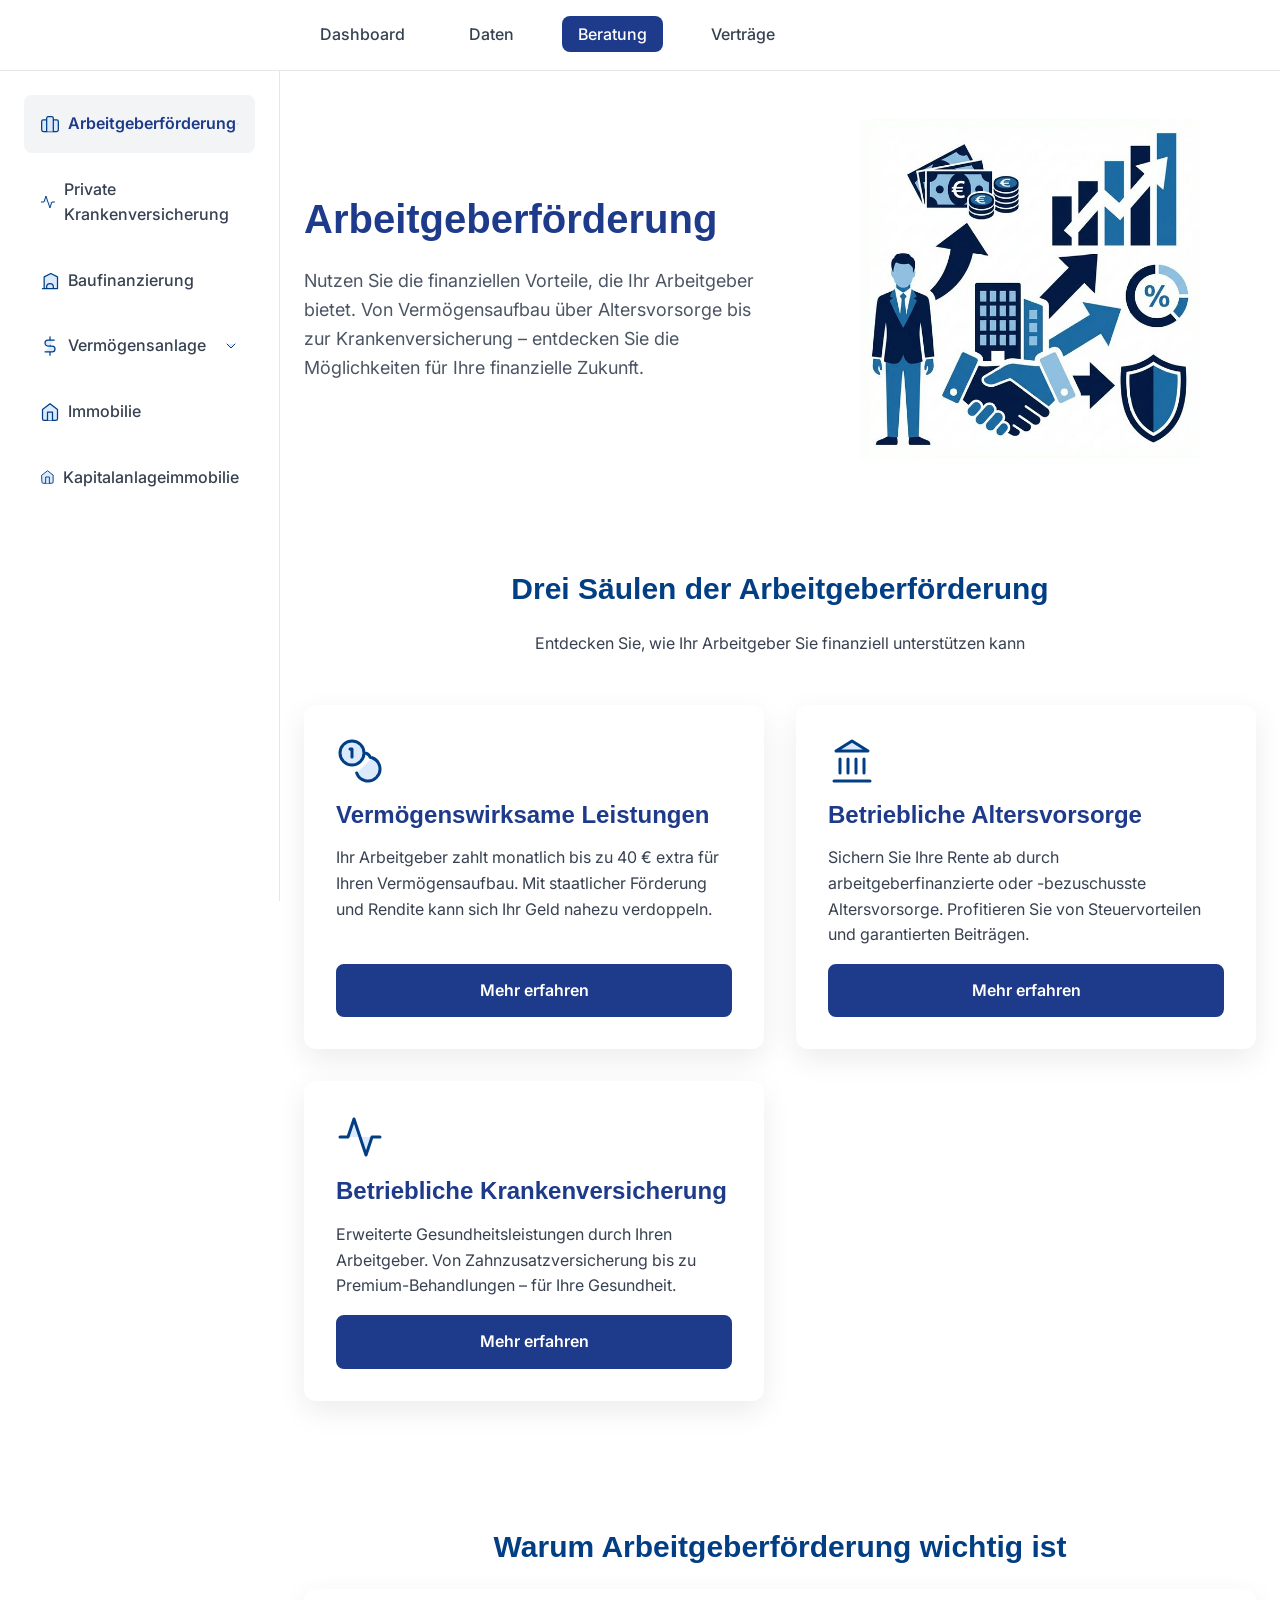
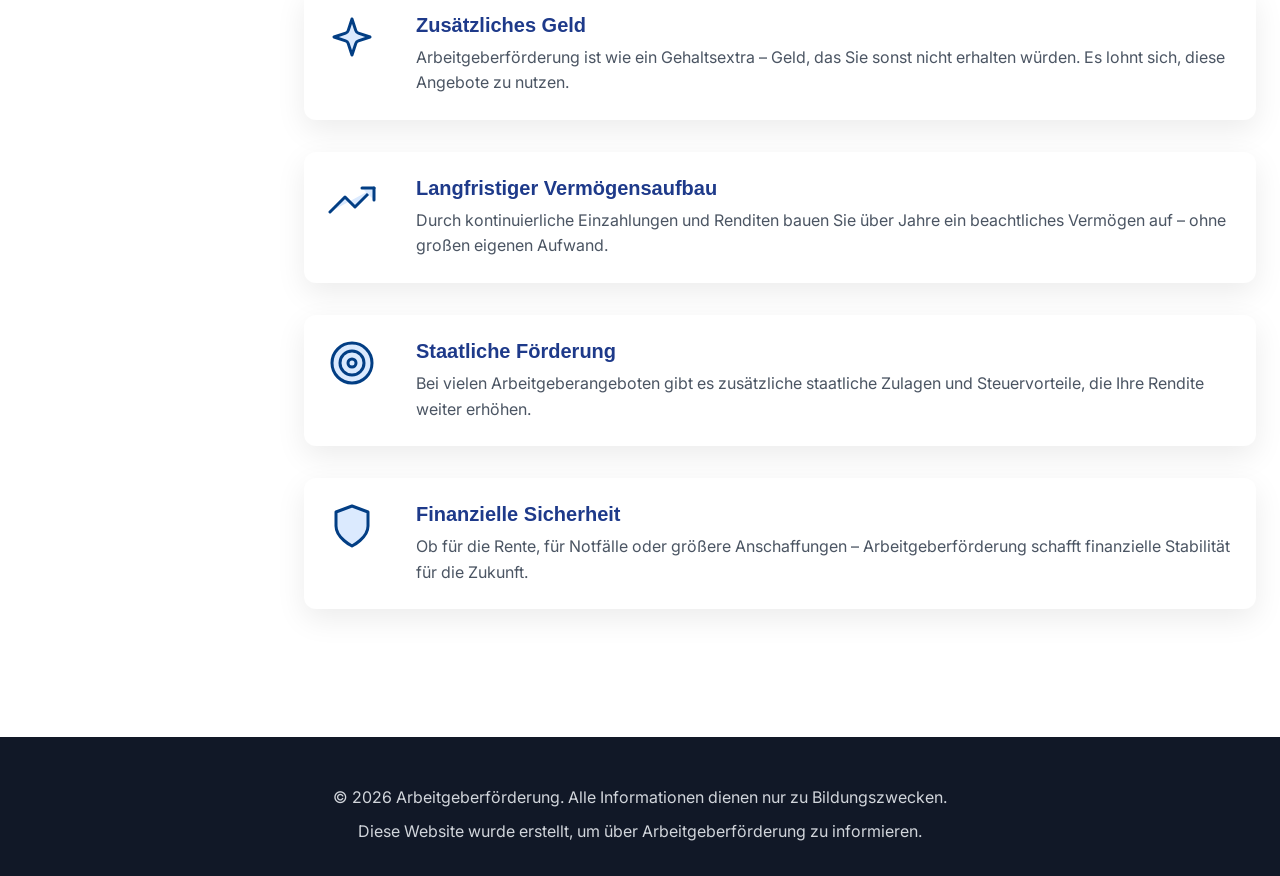
<file: index.html>
<!DOCTYPE html>
<html lang="de">

<head>
    <meta charset="UTF-8">
    <meta name="viewport" content="width=device-width, initial-scale=1.0">
    <title>Arbeitgeberförderung</title>
    <meta name="description"
        content="Entdecken Sie die wichtigsten Arbeitgeberleistungen: Vermögenswirksame Leistungen, Betriebliche Altersvorsorge und Betriebliche Krankenversicherung.">
    <link rel="stylesheet" href="style.css">
    <link rel="preconnect" href="https://fonts.googleapis.com">
    <link rel="preconnect" href="https://fonts.gstatic.com" crossorigin>
    <link href="https://fonts.googleapis.com/css2?family=Inter:wght@400;500;600;700&display=swap" rel="stylesheet">
</head>

<body>
    <!-- Navigation -->
    <nav class="navbar">
        <div class="nav-container">
            <ul class="nav-menu" id="navMenu">
                <li><span class="nav-link disabled">Dashboard</span></li>
                <li><span class="nav-link disabled">Daten</span></li>
                <li><a href="index.html" class="nav-link active">Beratung</a></li>
                <li><span class="nav-link disabled">Verträge</span></li>
            </ul>
        </div>
    </nav>

    <div class="app-layout">
        <!-- Sidebar -->
        <aside class="sidebar" id="sidebar">
            <ul class="sidebar-menu">
                <li class="sidebar-item">
                    <a href="index.html" class="sidebar-link active"
                        style="display: flex; align-items: center; justify-content: space-between;">
                        <span style="display: flex; align-items: center; gap: 0.5rem;">
                            <!-- Icon for Arbeitgeberförderung -->
                            <svg xmlns="http://www.w3.org/2000/svg" class="icon-blue"
                                style="width: 1.25rem; height: 1.25rem;" viewBox="0 0 24 24" fill="none"
                                stroke="currentColor" stroke-width="2" stroke-linecap="round" stroke-linejoin="round">
                                <rect x="2" y="7" width="20" height="14" rx="2" ry="2" />
                                <path d="M16 21V5a2 2 0 0 0-2-2h-4a2 2 0 0 0-2 2v16" />
                            </svg>
                            Arbeitgeberförderung
                        </span>
                        <svg xmlns="http://www.w3.org/2000/svg" class="sidebar-icon-arrow icon-blue"
                            id="sidebarToggleArrow" style="width: 1rem; height: 1rem; cursor: pointer;"
                            viewBox="0 0 24 24" fill="none" stroke="currentColor" stroke-width="2"
                            stroke-linecap="round" stroke-linejoin="round">
                            <polyline points="6 9 12 15 18 9" />
                        </svg>
                    </a>
                    <ul class="sidebar-sub-menu" id="sidebarSubMenu">
                        <li><a href="vl.html" class="sidebar-sub-link">Vermögenswirksame Leistungen</a></li>
                        <li><a href="bav.html" class="sidebar-sub-link">Betriebliche Altersvorsorge</a></li>
                        <li><a href="bkv.html" class="sidebar-sub-link">Betriebliche Krankenversicherung</a></li>
                    </ul>
                </li>
                <li class="sidebar-item">
                    <a href="pkv.html" class="sidebar-link" style="display: flex; align-items: center; gap: 0.5rem;">
                        <svg xmlns="http://www.w3.org/2000/svg" class="icon-blue"
                            style="width: 1.25rem; height: 1.25rem;" viewBox="0 0 24 24" fill="none"
                            stroke="currentColor" stroke-width="2" stroke-linecap="round" stroke-linejoin="round">
                            <path d="M22 12h-4l-3 9L9 3l-3 9H2" />
                        </svg> Private Krankenversicherung
                    </a>
                </li>
                <li class="sidebar-item">
                    <a href="baufinanzierung.html" class="sidebar-link"
                        style="display: flex; align-items: center; gap: 0.5rem; justify-content: flex-start;">
                        <svg xmlns="http://www.w3.org/2000/svg" class="icon-blue"
                            style="width: 1.25rem; height: 1.25rem;" viewBox="0 0 24 24" fill="none"
                            stroke="currentColor" stroke-width="2" stroke-linecap="round" stroke-linejoin="round">
                            <path d="M3 21h18M5 21V7l8-4 8 4v14M8 21v-2a4 4 0 0 1 8 0v2" />
                        </svg> Baufinanzierung
                    </a>
                </li>
                <li class="sidebar-item">
                    <a href="vermoegensanlage.html" class="sidebar-link"
                        style="display: flex; align-items: center; justify-content: space-between;">
                        <span style="display: flex; align-items: center; gap: 0.5rem;">
                            <svg xmlns="http://www.w3.org/2000/svg" class="icon-blue"
                                style="width: 1.25rem; height: 1.25rem;" viewBox="0 0 24 24" fill="none"
                                stroke="currentColor" stroke-width="2" stroke-linecap="round" stroke-linejoin="round">
                                <line x1="12" y1="1" x2="12" y2="23" />
                                <path d="M17 5H9.5a3.5 3.5 0 0 0 0 7h5a3.5 3.5 0 0 1 0 7H6" />
                            </svg>
                            Vermögensanlage
                        </span>
                        <svg xmlns="http://www.w3.org/2000/svg" class="sidebar-icon-arrow icon-blue"
                            id="sidebarToggleArrow2" style="width: 1rem; height: 1rem; cursor: pointer;"
                            viewBox="0 0 24 24" fill="none" stroke="currentColor" stroke-width="2"
                            stroke-linecap="round" stroke-linejoin="round">
                            <polyline points="6 9 12 15 18 9" />
                        </svg>
                    </a>
                    <ul class="sidebar-sub-menu" id="sidebarSubMenu2">
                        <li><a href="sparen-vs-investieren.html" class="sidebar-sub-link">Sparen vs. Investieren</a></li>
                        <li><a href="zinseszinseffekt.html" class="sidebar-sub-link">Zinseszinseffekt</a></li>
                        <li><a href="cost-average-effekt.html" class="sidebar-sub-link">Cost-Average-Effekt</a></li>
                        <li><a href="diversifikation.html" class="sidebar-sub-link">Diversifikation</a></li>
                        <li><a href="krisen-sind-chancen.html" class="sidebar-sub-link">Krisen sind Chancen</a></li>
                    </ul>
                </li>
                <li class="sidebar-item">
                    <a href="immobilie.html" class="sidebar-link"
                        style="display: flex; align-items: center; gap: 0.5rem; justify-content: flex-start;">
                        <svg xmlns="http://www.w3.org/2000/svg" class="icon-blue"
                            style="width: 1.25rem; height: 1.25rem;" viewBox="0 0 24 24" fill="none"
                            stroke="currentColor" stroke-width="2" stroke-linecap="round" stroke-linejoin="round">
                            <path d="M3 9l9-7 9 7v11a2 2 0 0 1-2 2H5a2 2 0 0 1-2-2z" />
                            <polyline points="9 22 9 12 15 12 15 22" />
                        </svg>
                        Immobilie
                    </a>
                </li>
                <li class="sidebar-item">
                    <a href="kapitalanlageimmobilie.html" class="sidebar-link"
                        style="display: flex; align-items: center; gap: 0.5rem; justify-content: flex-start;">
                        <svg xmlns="http://www.w3.org/2000/svg" class="icon-blue"
                            style="width: 1.25rem; height: 1.25rem;" viewBox="0 0 24 24" fill="none"
                            stroke="currentColor" stroke-width="2" stroke-linecap="round" stroke-linejoin="round">
                            <path d="M3 9l9-7 9 7v11a2 2 0 0 1-2 2H5a2 2 0 0 1-2-2z" />
                            <polyline points="9 22 9 12 15 12 15 22" />
                        </svg>
                        Kapitalanlageimmobilie
                    </a>
                </li>
            </ul>
        </aside>

        <!-- Main Content -->
        <main class="main-content">
            <!-- Hero Section -->
            <section class="hero">
                <div class="hero-container">
                    <div class="hero-content">
                        <h1>Arbeitgeberförderung</h1>
                        <p class="hero-subtitle">
                            Nutzen Sie die finanziellen Vorteile, die Ihr Arbeitgeber bietet.
                            Von Vermögensaufbau über Altersvorsorge bis zur Krankenversicherung –
                            entdecken Sie die Möglichkeiten für Ihre finanzielle Zukunft.
                        </p>
                    </div>
                    <div class="hero-illustration">
                        <img src="images/arbeitgeberfoerderung_hero.png"
                            alt="Finanzielle Vorteile durch Arbeitgeberförderung"
                            style="width:100%; max-width:340px; object-fit:contain;">
                    </div>
                </div>
            </section>

            <!-- Main Content -->
            <section class="section">
                <div class="container">
                    <div class="text-center mb-xl">
                        <h2>Drei Säulen der Arbeitgeberförderung</h2>
                        <p>Entdecken Sie, wie Ihr Arbeitgeber Sie finanziell unterstützen kann</p>
                    </div>

                    <div class="card-grid">
                        <!-- VL Card -->
                        <div class="card">
                            <div class="card-icon">
                                <svg xmlns="http://www.w3.org/2000/svg" class="icon-blue" viewBox="0 0 24 24"
                                    fill="none" stroke="currentColor" stroke-width="2" stroke-linecap="round"
                                    stroke-linejoin="round">
                                    <circle cx="8" cy="8" r="6" />
                                    <path d="M18.09 10.37A6 6 0 1 1 10.34 18" />
                                    <path d="M7 6h1v4" />
                                    <path d="M17.12 10.22a3 3 0 0 0-2.12-2.12" />
                                </svg>
                            </div>
                            <h3>Vermögenswirksame Leistungen</h3>
                            <p>
                                Ihr Arbeitgeber zahlt monatlich bis zu 40 € extra für Ihren Vermögensaufbau.
                                Mit staatlicher Förderung und Rendite kann sich Ihr Geld nahezu verdoppeln.
                            </p>
                            <a href="vl.html" class="btn btn-primary mt-md">Mehr erfahren</a>
                        </div>

                        <!-- BAV Card -->
                        <div class="card">
                            <div class="card-icon">
                                <svg xmlns="http://www.w3.org/2000/svg" class="icon-blue" viewBox="0 0 24 24"
                                    fill="none" stroke="currentColor" stroke-width="2" stroke-linecap="round"
                                    stroke-linejoin="round">
                                    <line x1="3" y1="22" x2="21" y2="22" />
                                    <line x1="6" y1="18" x2="6" y2="11" />
                                    <line x1="10" y1="18" x2="10" y2="11" />
                                    <line x1="14" y1="18" x2="14" y2="11" />
                                    <line x1="18" y1="18" x2="18" y2="11" />
                                    <polygon points="12 2 20 7 4 7" />
                                </svg>
                            </div>
                            <h3>Betriebliche Altersvorsorge</h3>
                            <p>
                                Sichern Sie Ihre Rente ab durch arbeitgeberfinanzierte oder
                                -bezuschusste Altersvorsorge. Profitieren Sie von Steuervorteilen
                                und garantierten Beiträgen.
                            </p>
                            <a href="bav.html" class="btn btn-primary mt-md">Mehr erfahren</a>
                        </div>

                        <!-- BKV Card -->
                        <div class="card">
                            <div class="card-icon">
                                <svg xmlns="http://www.w3.org/2000/svg" class="icon-blue" viewBox="0 0 24 24"
                                    fill="none" stroke="currentColor" stroke-width="2" stroke-linecap="round"
                                    stroke-linejoin="round">
                                    <path d="M22 12h-4l-3 9L9 3l-3 9H2" />
                                </svg>
                            </div>
                            <h3>Betriebliche Krankenversicherung</h3>
                            <p>
                                Erweiterte Gesundheitsleistungen durch Ihren Arbeitgeber.
                                Von Zahnzusatzversicherung bis zu Premium-Behandlungen –
                                für Ihre Gesundheit.
                            </p>
                            <a href="bkv.html" class="btn btn-primary mt-md">Mehr erfahren</a>
                        </div>
                    </div>
                </div>
            </section>

            <!-- Info Section -->
            <section class="section section--alt">
                <div class="container">
                    <h2 class="text-center">Warum Arbeitgeberförderung wichtig ist</h2>

                    <ul class="feature-list">
                        <li class="feature-item">
                            <div class="feature-icon">
                                <svg xmlns="http://www.w3.org/2000/svg" class="icon-blue" viewBox="0 0 24 24"
                                    fill="none" stroke="currentColor" stroke-width="2" stroke-linecap="round"
                                    stroke-linejoin="round">
                                    <path
                                        d="m12 3-1.912 5.813a2 2 0 0 1-1.275 1.275L3 12l5.813 1.912a2 2 0 0 1 1.275 1.275L12 21l1.912-5.813a2 2 0 0 1 1.275-1.275L21 12l-5.813-1.912a2 2 0 0 1-1.275-1.275Z" />
                                </svg>
                            </div>
                            <div class="feature-content">
                                <h4>Zusätzliches Geld</h4>
                                <p>
                                    Arbeitgeberförderung ist wie ein Gehaltsextra – Geld, das Sie sonst
                                    nicht erhalten würden. Es lohnt sich, diese Angebote zu nutzen.
                                </p>
                            </div>
                        </li>

                        <li class="feature-item">
                            <div class="feature-icon">
                                <svg xmlns="http://www.w3.org/2000/svg" class="icon-blue" viewBox="0 0 24 24"
                                    fill="none" stroke="currentColor" stroke-width="2" stroke-linecap="round"
                                    stroke-linejoin="round">
                                    <polyline points="23 6 13.5 15.5 8.5 10.5 1 18" />
                                    <polyline points="17 6 23 6 23 12" />
                                </svg>
                            </div>
                            <div class="feature-content">
                                <h4>Langfristiger Vermögensaufbau</h4>
                                <p>
                                    Durch kontinuierliche Einzahlungen und Renditen bauen Sie über Jahre
                                    ein beachtliches Vermögen auf – ohne großen eigenen Aufwand.
                                </p>
                            </div>
                        </li>

                        <li class="feature-item">
                            <div class="feature-icon">
                                <svg xmlns="http://www.w3.org/2000/svg" class="icon-blue" viewBox="0 0 24 24"
                                    fill="none" stroke="currentColor" stroke-width="2" stroke-linecap="round"
                                    stroke-linejoin="round">
                                    <circle cx="12" cy="12" r="10" />
                                    <circle cx="12" cy="12" r="6" />
                                    <circle cx="12" cy="12" r="2" />
                                </svg>
                            </div>
                            <div class="feature-content">
                                <h4>Staatliche Förderung</h4>
                                <p>
                                    Bei vielen Arbeitgeberangeboten gibt es zusätzliche staatliche
                                    Zulagen und Steuervorteile, die Ihre Rendite weiter erhöhen.
                                </p>
                            </div>
                        </li>

                        <li class="feature-item">
                            <div class="feature-icon">
                                <svg xmlns="http://www.w3.org/2000/svg" class="icon-blue" viewBox="0 0 24 24"
                                    fill="none" stroke="currentColor" stroke-width="2" stroke-linecap="round"
                                    stroke-linejoin="round">
                                    <path d="M12 22s8-4 8-10V5l-8-3-8 3v7c0 6 8 10 8 10z" />
                                </svg>
                            </div>
                            <div class="feature-content">
                                <h4>Finanzielle Sicherheit</h4>
                                <p>
                                    Ob für die Rente, für Notfälle oder größere Anschaffungen –
                                    Arbeitgeberförderung schafft finanzielle Stabilität für die Zukunft.
                                </p>
                            </div>
                        </li>
                    </ul>
                </div>
            </section>


        </main>
    </div>

    <!-- Footer -->
    <footer class="footer">
        <div class="footer-content">
            <p>&copy; 2026 Arbeitgeberförderung. Alle Informationen dienen nur zu Bildungszwecken.</p>
            <p>Diese Website wurde erstellt, um über Arbeitgeberförderung zu informieren.</p>
        </div>
    </footer>

    <!-- JavaScript -->
    <script>
        // Mobile Navigation Toggle
        const navToggle = document.getElementById('navToggle');
        const navMenu = document.getElementById('navMenu');

        navToggle.addEventListener('click', () => {
            document.querySelector('.sidebar').classList.toggle('active');
        });

        // Sidebar Collapse Logic - only toggle on arrow click
        const subMenu = document.getElementById('sidebarSubMenu');
        const arrow = document.getElementById('sidebarToggleArrow');

        arrow.addEventListener('click', (e) => {
            e.preventDefault(); // Prevent navigation when clicking arrow
            e.stopPropagation(); // Stop event from bubbling to parent link
            subMenu.classList.toggle('open');
            arrow.style.transform = subMenu.classList.contains('open') ? 'rotate(180deg)' : 'rotate(0deg)';
        });

        // Sidebar Collapse Logic - Vermögensanlage
        const subMenu2 = document.getElementById('sidebarSubMenu2');
        const arrow2 = document.getElementById('sidebarToggleArrow2');

        if (arrow2 && subMenu2) {
            arrow2.addEventListener('click', (e) => {
                e.preventDefault();
                e.stopPropagation();
                subMenu2.classList.toggle('open');
                arrow2.style.transform = subMenu2.classList.contains('open') ? 'rotate(180deg)' : 'rotate(0deg)';
            });
        }

        // Remove navLink listener as navLinks have changed
        /*
        const navLinks = document.querySelectorAll('.nav-link');
        navLinks.forEach(link => {
            link.addEventListener('click', () => {
                navMenu.classList.remove('active');
            });
        });
        */

        // Smooth scroll for anchor links
        document.querySelectorAll('a[href^="#"]').forEach(anchor => {
            anchor.addEventListener('click', function (e) {
                e.preventDefault();
                const target = document.querySelector(this.getAttribute('href'));
                if (target) {
                    target.scrollIntoView({
                        behavior: 'smooth',
                        block: 'start'
                    });
                }
            });
        });
    </script>
</body>

</html>
</file>
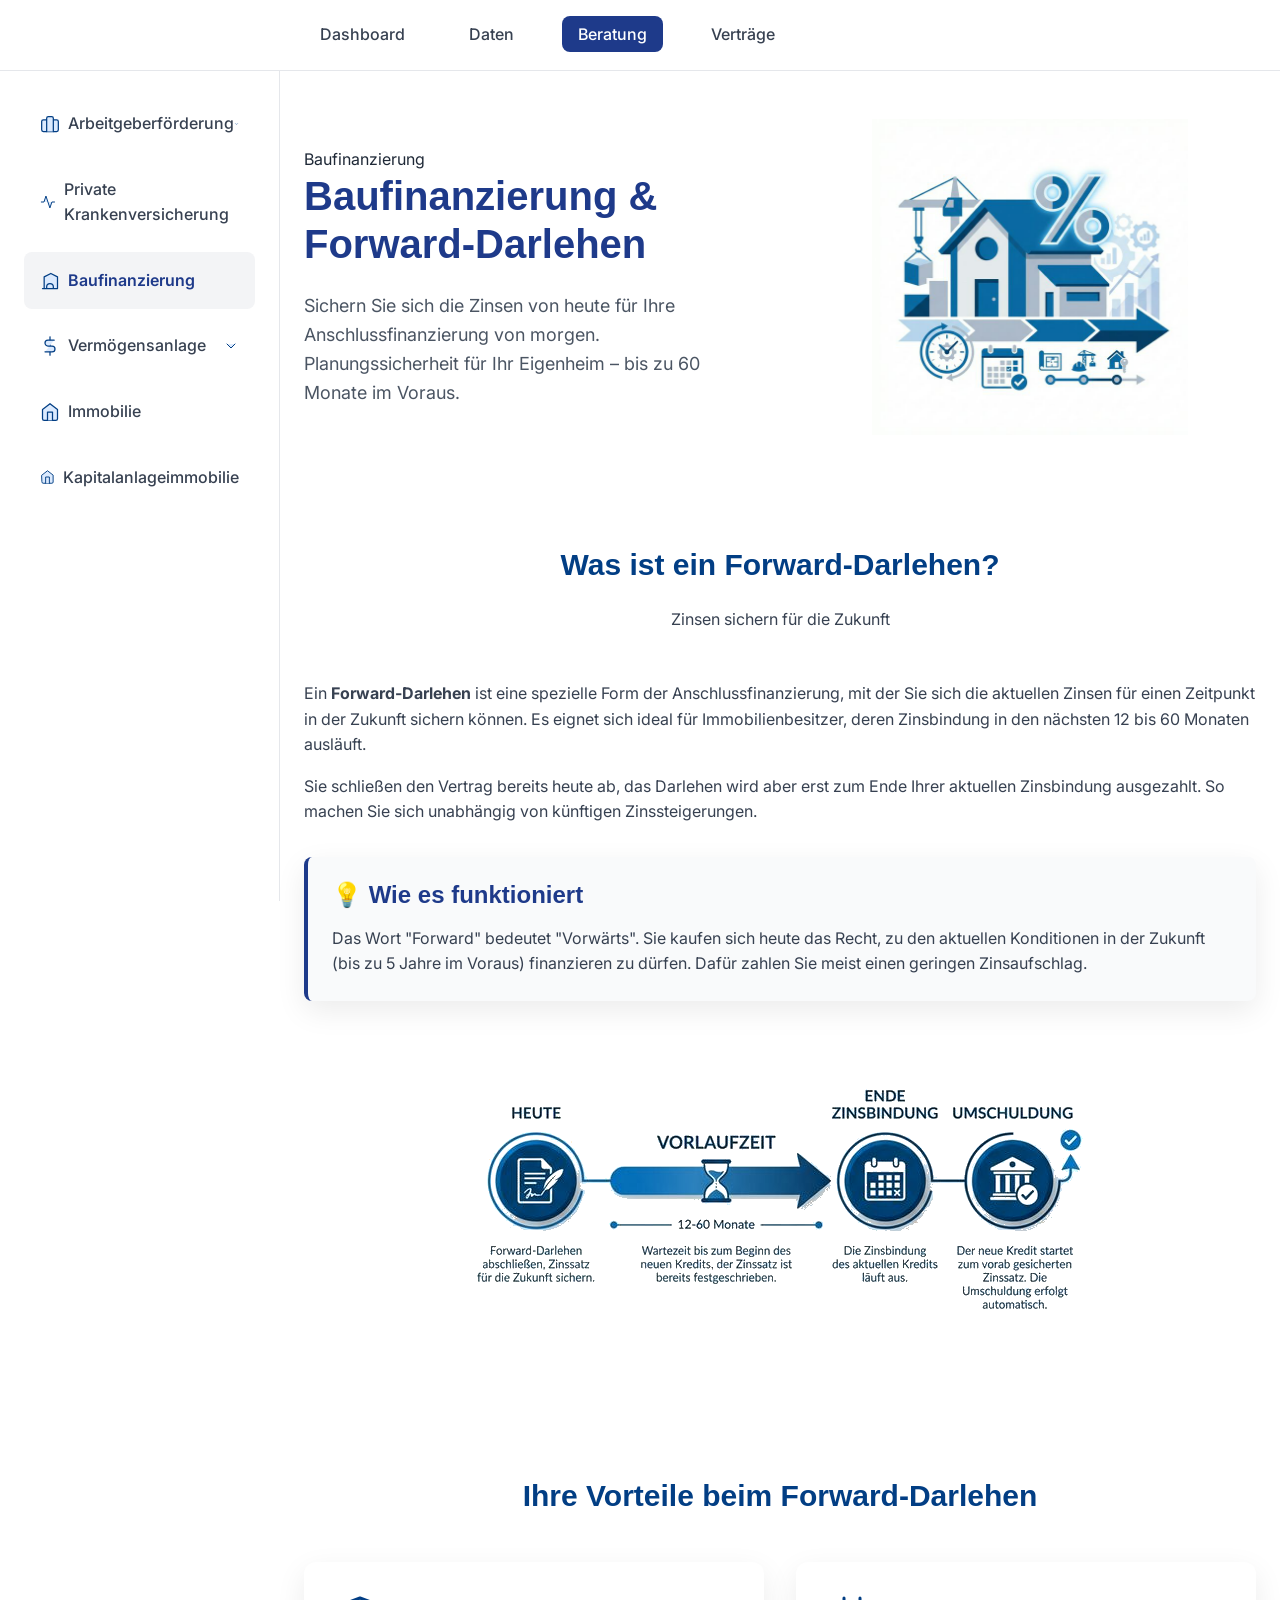
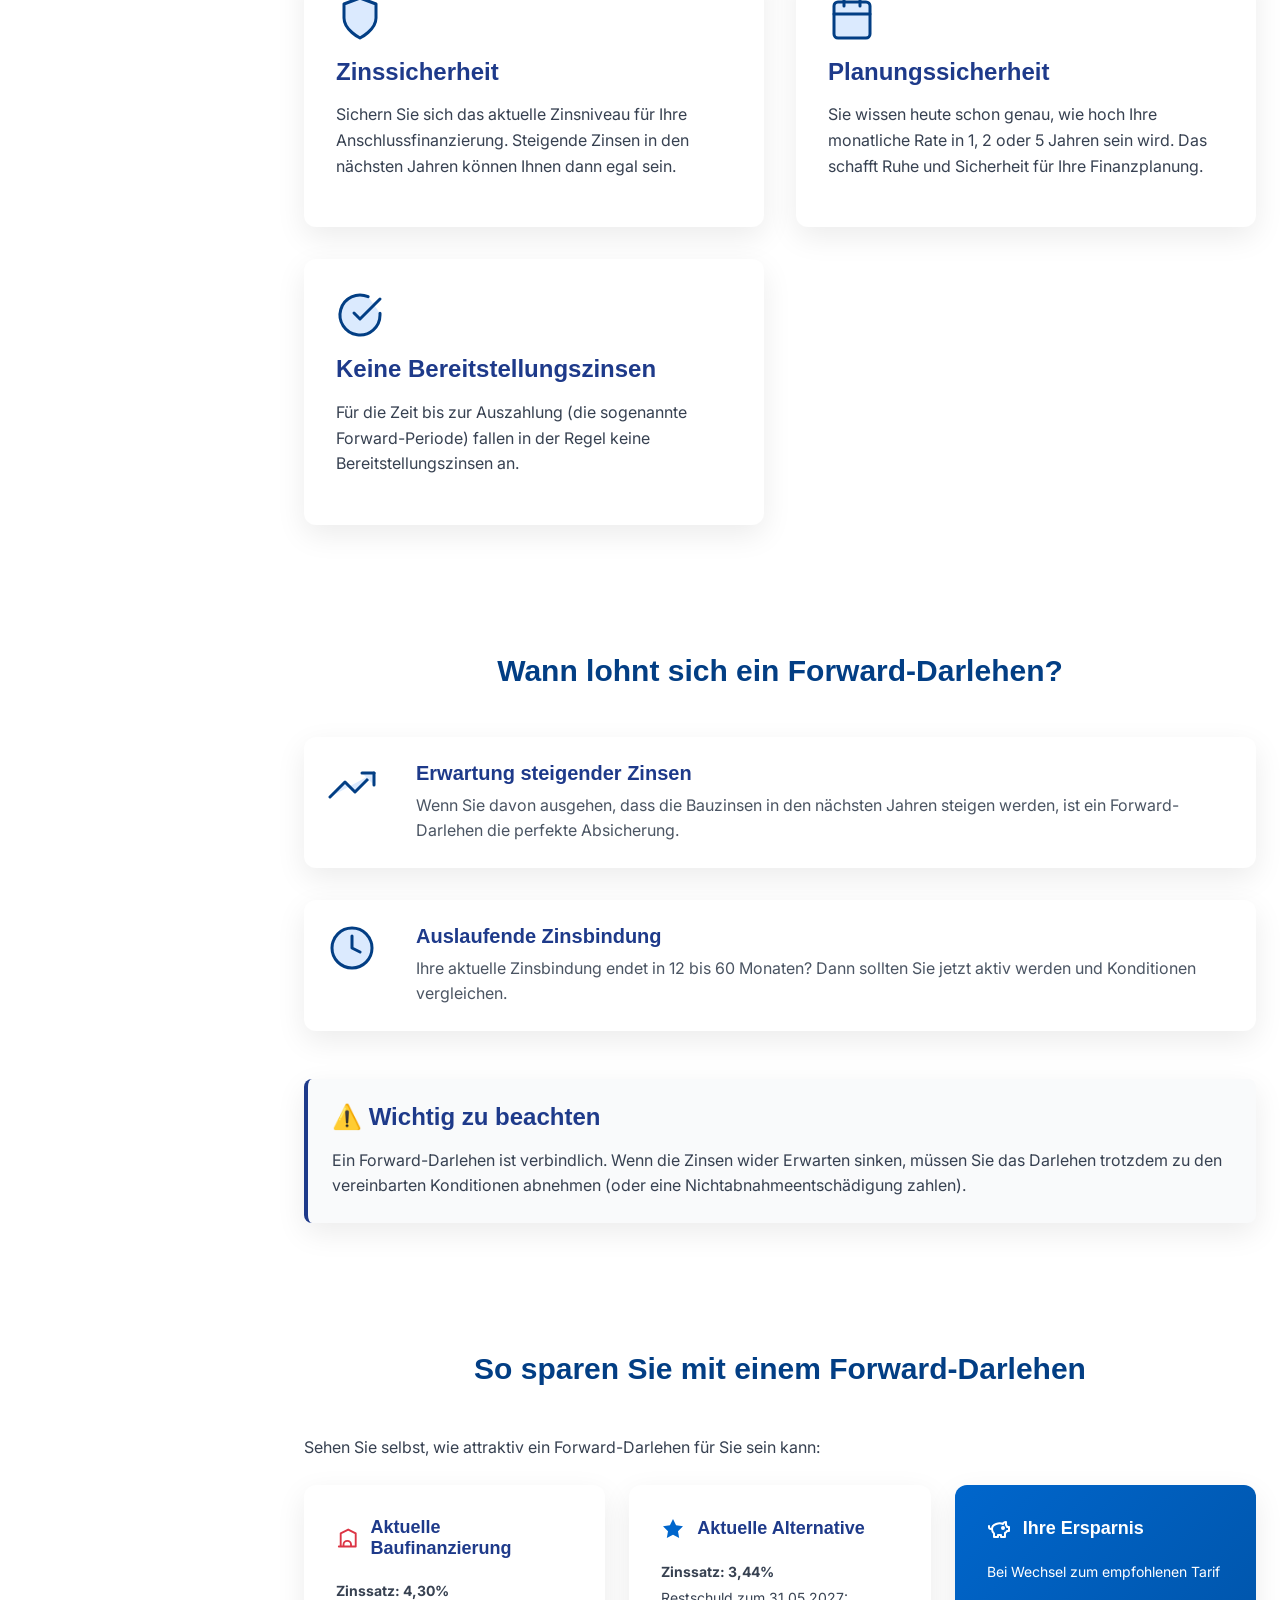
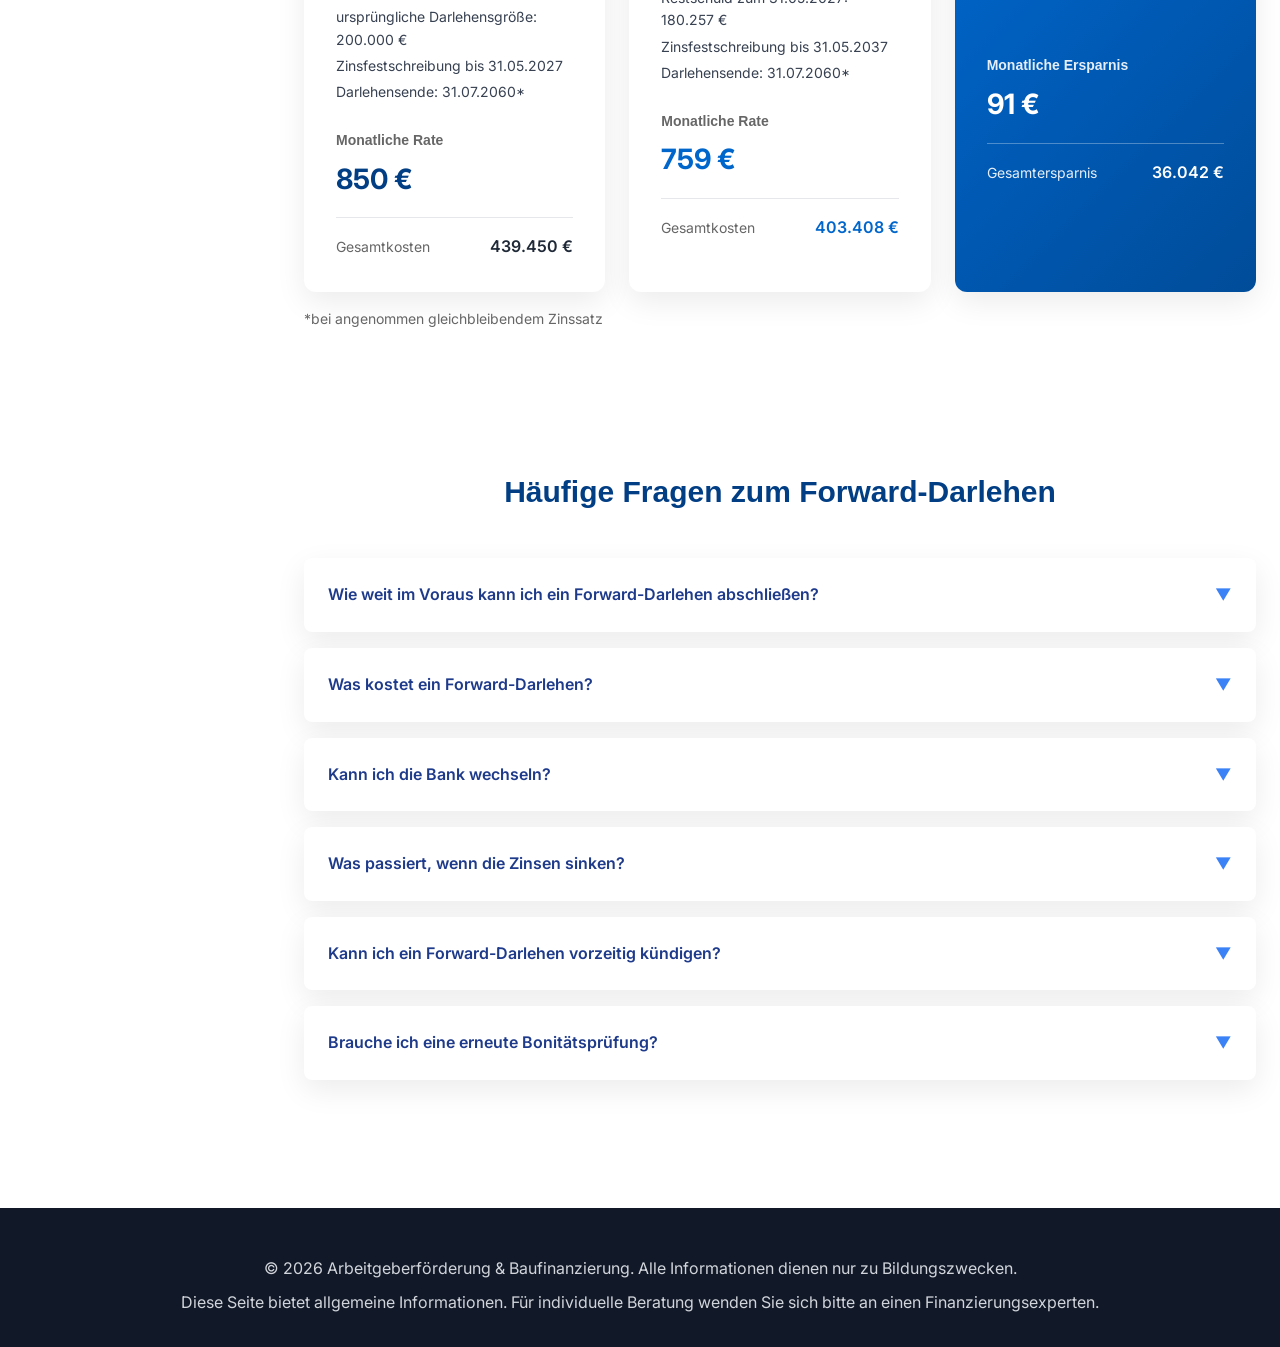
<file: baufinanzierung.html>
<!DOCTYPE html>
<html lang="de">

<head>
    <meta charset="UTF-8">
    <meta name="viewport" content="width=device-width, initial-scale=1.0">
    <title>Baufinanzierung</title>
    <meta name="description"
        content="Sichern Sie sich niedrige Zinsen für Ihre Anschlussfinanzierung mit einem Forward-Darlehen. Planen Sie Ihre Zukunft schon heute.">
    <link rel="stylesheet" href="style.css">
    <link rel="preconnect" href="https://fonts.googleapis.com">
    <link rel="preconnect" href="https://fonts.gstatic.com" crossorigin>
    <link href="https://fonts.googleapis.com/css2?family=Inter:wght@400;500;600;700&display=swap" rel="stylesheet">
</head>

<body>
    <!-- Navigation -->
    <nav class="navbar">
        <div class="nav-container">
            <ul class="nav-menu" id="navMenu">
                <li><span class="nav-link disabled">Dashboard</span></li>
                <li><span class="nav-link disabled">Daten</span></li>
                <li><a href="index.html" class="nav-link active">Beratung</a></li>
                <li><span class="nav-link disabled">Verträge</span></li>
            </ul>
        </div>
    </nav>

    <div class="app-layout">
        <!-- Sidebar -->
        <aside class="sidebar" id="sidebar">
            <ul class="sidebar-menu">
                <li class="sidebar-item">
                    <a href="index.html" class="sidebar-link"
                        style="display: flex; align-items: center; justify-content: space-between;">
                        <span style="display: flex; align-items: center; gap: 0.5rem;">
                            <!-- Icon for Arbeitgeberförderung -->
                            <svg xmlns="http://www.w3.org/2000/svg" class="icon-blue"
                                style="width: 1.25rem; height: 1.25rem;" viewBox="0 0 24 24" fill="none"
                                stroke="currentColor" stroke-width="2" stroke-linecap="round" stroke-linejoin="round">
                                <rect x="2" y="7" width="20" height="14" rx="2" ry="2" />
                                <path d="M16 21V5a2 2 0 0 0-2-2h-4a2 2 0 0 0-2 2v16" />
                            </svg>
                            Arbeitgeberförderung
                        </span>
                        <svg xmlns="http://www.w3.org/2000/svg" class="sidebar-icon-arrow icon-blue"
                            id="sidebarToggleArrow" style="width: 1rem; height: 1rem; cursor: pointer;"
                            viewBox="0 0 24 24" fill="none" stroke="currentColor" stroke-width="2"
                            stroke-linecap="round" stroke-linejoin="round">
                            <polyline points="6 9 12 15 18 9" />
                        </svg>
                    </a>
                    <ul class="sidebar-sub-menu" id="sidebarSubMenu">
                        <li><a href="vl.html" class="sidebar-sub-link">Vermögenswirksame Leistungen</a></li>
                        <li><a href="bav.html" class="sidebar-sub-link">Betriebliche Altersvorsorge</a></li>
                        <li><a href="bkv.html" class="sidebar-sub-link">Betriebliche Krankenversicherung</a></li>
                    </ul>
                </li>
                <li class="sidebar-item">
                    <a href="pkv.html" class="sidebar-link" style="display: flex; align-items: center; gap: 0.5rem;">
                        <svg xmlns="http://www.w3.org/2000/svg" class="icon-blue"
                            style="width: 1.25rem; height: 1.25rem;" viewBox="0 0 24 24" fill="none"
                            stroke="currentColor" stroke-width="2" stroke-linecap="round" stroke-linejoin="round">
                            <path d="M22 12h-4l-3 9L9 3l-3 9H2" />
                        </svg> Private Krankenversicherung
                    </a>
                </li>
                <li class="sidebar-item">
                    <a href="baufinanzierung.html" class="sidebar-link active"
                        style="display: flex; align-items: center; gap: 0.5rem; justify-content: flex-start;">
                        <svg xmlns="http://www.w3.org/2000/svg" class="icon-blue"
                            style="width: 1.25rem; height: 1.25rem;" viewBox="0 0 24 24" fill="none"
                            stroke="currentColor" stroke-width="2" stroke-linecap="round" stroke-linejoin="round">
                            <path d="M3 21h18M5 21V7l8-4 8 4v14M8 21v-2a4 4 0 0 1 8 0v2" />
                        </svg> Baufinanzierung
                    </a>
                </li>
                <li class="sidebar-item">
                    <a href="vermoegensanlage.html" class="sidebar-link"
                        style="display: flex; align-items: center; justify-content: space-between;">
                        <span style="display: flex; align-items: center; gap: 0.5rem;">
                            <svg xmlns="http://www.w3.org/2000/svg" class="icon-blue"
                                style="width: 1.25rem; height: 1.25rem;" viewBox="0 0 24 24" fill="none"
                                stroke="currentColor" stroke-width="2" stroke-linecap="round" stroke-linejoin="round">
                                <line x1="12" y1="1" x2="12" y2="23" />
                                <path d="M17 5H9.5a3.5 3.5 0 0 0 0 7h5a3.5 3.5 0 0 1 0 7H6" />
                            </svg>
                            Vermögensanlage
                        </span>
                        <svg xmlns="http://www.w3.org/2000/svg" class="sidebar-icon-arrow icon-blue"
                            id="sidebarToggleArrow2" style="width: 1rem; height: 1rem; cursor: pointer;"
                            viewBox="0 0 24 24" fill="none" stroke="currentColor" stroke-width="2"
                            stroke-linecap="round" stroke-linejoin="round">
                            <polyline points="6 9 12 15 18 9" />
                        </svg>
                    </a>
                    <ul class="sidebar-sub-menu" id="sidebarSubMenu2">
                        <li><a href="sparen-vs-investieren.html" class="sidebar-sub-link">Sparen vs. Investieren</a></li>
                        <li><a href="zinseszinseffekt.html" class="sidebar-sub-link">Zinseszinseffekt</a></li>
                        <li><a href="cost-average-effekt.html" class="sidebar-sub-link">Cost-Average-Effekt</a></li>
                        <li><a href="diversifikation.html" class="sidebar-sub-link">Diversifikation</a></li>
                        <li><a href="krisen-sind-chancen.html" class="sidebar-sub-link">Krisen sind Chancen</a></li>
                    </ul>
                </li>
                <li class="sidebar-item">
                    <a href="immobilie.html" class="sidebar-link"
                        style="display: flex; align-items: center; gap: 0.5rem; justify-content: flex-start;">
                        <svg xmlns="http://www.w3.org/2000/svg" class="icon-blue"
                            style="width: 1.25rem; height: 1.25rem;" viewBox="0 0 24 24" fill="none"
                            stroke="currentColor" stroke-width="2" stroke-linecap="round" stroke-linejoin="round">
                            <path d="M3 9l9-7 9 7v11a2 2 0 0 1-2 2H5a2 2 0 0 1-2-2z" />
                            <polyline points="9 22 9 12 15 12 15 22" />
                        </svg>
                        Immobilie
                    </a>
                </li>
                <li class="sidebar-item">
                    <a href="kapitalanlageimmobilie.html" class="sidebar-link"
                        style="display: flex; align-items: center; gap: 0.5rem; justify-content: flex-start;">
                        <svg xmlns="http://www.w3.org/2000/svg" class="icon-blue"
                            style="width: 1.25rem; height: 1.25rem;" viewBox="0 0 24 24" fill="none"
                            stroke="currentColor" stroke-width="2" stroke-linecap="round" stroke-linejoin="round">
                            <path d="M3 9l9-7 9 7v11a2 2 0 0 1-2 2H5a2 2 0 0 1-2-2z" />
                            <polyline points="9 22 9 12 15 12 15 22" />
                        </svg>
                        Kapitalanlageimmobilie
                    </a>
                </li>
            </ul>
        </aside>

        <!-- Main Content -->
        <main class="main-content">
            <!-- Hero Section -->
            <section class="hero">
                <div class="hero-container">
                    <div class="hero-content">
                        <span class="badge">Baufinanzierung</span>
                        <h1>Baufinanzierung & Forward-Darlehen</h1>
                        <p class="hero-subtitle">
                            Sichern Sie sich die Zinsen von heute für Ihre Anschlussfinanzierung von morgen.
                            Planungssicherheit für Ihr Eigenheim – bis zu 60 Monate im Voraus.
                        </p>
                    </div>
                    <div class="hero-illustration">
                        <img src="images/baufinanzierung_hero.png" alt="Baufinanzierung Illustration">
                    </div>
                </div>
            </section>

            <!-- Was ist ein Forward-Darlehen? -->
            <section class="section">
                <div class="container">
                    <div class="text-center mb-xl">
                        <h2>Was ist ein Forward-Darlehen?</h2>
                        <p>Zinsen sichern für die Zukunft</p>
                    </div>

                    <p>
                        Ein <strong>Forward-Darlehen</strong> ist eine spezielle Form der Anschlussfinanzierung,
                        mit der Sie sich die aktuellen Zinsen für einen Zeitpunkt in der Zukunft sichern können.
                        Es eignet sich ideal für Immobilienbesitzer, deren Zinsbindung in den nächsten
                        12 bis 60 Monaten ausläuft.
                    </p>
                    <p>
                        Sie schließen den Vertrag bereits heute ab, das Darlehen wird aber erst zum Ende
                        Ihrer aktuellen Zinsbindung ausgezahlt. So machen Sie sich unabhängig von künftigen
                        Zinssteigerungen.
                    </p>

                    <div class="info-box">
                        <h3>💡 Wie es funktioniert</h3>
                        <p>
                            Das Wort "Forward" bedeutet "Vorwärts". Sie kaufen sich heute das Recht,
                            zu den aktuellen Konditionen in der Zukunft (bis zu 5 Jahre im Voraus)
                            finanzieren zu dürfen. Dafür zahlen Sie meist einen geringen Zinsaufschlag.
                        </p>
                    </div>

                    <!-- Timeline Graphic -->
                    <div style="margin-top: 3rem; text-align: center;">
                        <img src="images/forward_darlehen_timeline.png" alt="Forward-Darlehen Timeline"
                            style="max-width: 100%; height: auto; border-radius: 0.5rem;">
                    </div>

                </div>
            </section>

            <!-- Vorteile -->
            <section class="section section--alt">
                <div class="container">
                    <h2 class="text-center mb-xl">Ihre Vorteile beim Forward-Darlehen</h2>

                    <div class="card-grid">
                        <div class="card">
                            <div class="card-icon">
                                <svg xmlns="http://www.w3.org/2000/svg" class="icon-blue" viewBox="0 0 24 24"
                                    fill="none" stroke="currentColor" stroke-width="2" stroke-linecap="round"
                                    stroke-linejoin="round">
                                    <path d="M12 22s8-4 8-10V5l-8-3-8 3v7c0 6 8 10 8 10z" />
                                </svg>
                            </div>
                            <h3>Zinssicherheit</h3>
                            <p>
                                Sichern Sie sich das aktuelle Zinsniveau für Ihre Anschlussfinanzierung.
                                Steigende Zinsen in den nächsten Jahren können Ihnen dann egal sein.
                            </p>
                        </div>

                        <div class="card">
                            <div class="card-icon">
                                <svg xmlns="http://www.w3.org/2000/svg" class="icon-blue" viewBox="0 0 24 24"
                                    fill="none" stroke="currentColor" stroke-width="2" stroke-linecap="round"
                                    stroke-linejoin="round">
                                    <rect x="3" y="4" width="18" height="18" rx="2" ry="2" />
                                    <line x1="16" y1="2" x2="16" y2="6" />
                                    <line x1="8" y1="2" x2="8" y2="6" />
                                    <line x1="3" y1="10" x2="21" y2="10" />
                                </svg>
                            </div>
                            <h3>Planungssicherheit</h3>
                            <p>
                                Sie wissen heute schon genau, wie hoch Ihre monatliche Rate in
                                1, 2 oder 5 Jahren sein wird. Das schafft Ruhe und Sicherheit für Ihre
                                Finanzplanung.
                            </p>
                        </div>

                        <div class="card">
                            <div class="card-icon">
                                <svg xmlns="http://www.w3.org/2000/svg" class="icon-blue" viewBox="0 0 24 24"
                                    fill="none" stroke="currentColor" stroke-width="2" stroke-linecap="round"
                                    stroke-linejoin="round">
                                    <path d="M22 11.08V12a10 10 0 1 1-5.93-9.14" />
                                    <polyline points="22 4 12 14.01 9 11.01" />
                                </svg>
                            </div>
                            <h3>Keine Bereitstellungszinsen</h3>
                            <p>
                                Für die Zeit bis zur Auszahlung (die sogenannte Forward-Periode)
                                fallen in der Regel keine Bereitstellungszinsen an.
                            </p>
                        </div>
                    </div>
                </div>
            </section>

            <!-- Wann lohnt es sich? -->
            <section class="section">
                <div class="container">
                    <h2 class="text-center mb-xl">Wann lohnt sich ein Forward-Darlehen?</h2>

                    <ul class="feature-list">
                        <li class="feature-item">
                            <div class="feature-icon">
                                <svg xmlns="http://www.w3.org/2000/svg" class="icon-blue" viewBox="0 0 24 24"
                                    fill="none" stroke="currentColor" stroke-width="2" stroke-linecap="round"
                                    stroke-linejoin="round">
                                    <polyline points="23 6 13.5 15.5 8.5 10.5 1 18" />
                                    <polyline points="17 6 23 6 23 12" />
                                </svg>
                            </div>
                            <div class="feature-content">
                                <h4>Erwartung steigender Zinsen</h4>
                                <p>
                                    Wenn Sie davon ausgehen, dass die Bauzinsen in den nächsten Jahren steigen werden,
                                    ist ein Forward-Darlehen die perfekte Absicherung.
                                </p>
                            </div>
                        </li>

                        <li class="feature-item">
                            <div class="feature-icon">
                                <svg xmlns="http://www.w3.org/2000/svg" class="icon-blue" viewBox="0 0 24 24"
                                    fill="none" stroke="currentColor" stroke-width="2" stroke-linecap="round"
                                    stroke-linejoin="round">
                                    <circle cx="12" cy="12" r="10" />
                                    <polyline points="12 6 12 12 16 14" />
                                </svg>
                            </div>
                            <div class="feature-content">
                                <h4>Auslaufende Zinsbindung</h4>
                                <p>
                                    Ihre aktuelle Zinsbindung endet in 12 bis 60 Monaten? Dann sollten Sie
                                    jetzt aktiv werden und Konditionen vergleichen.
                                </p>
                            </div>
                        </li>
                    </ul>

                    <div class="info-box mt-xl">
                        <h3>⚠️ Wichtig zu beachten</h3>
                        <p>
                            Ein Forward-Darlehen ist verbindlich. Wenn die Zinsen wider Erwarten sinken,
                            müssen Sie das Darlehen trotzdem zu den vereinbarten Konditionen abnehmen
                            (oder eine Nichtabnahmeentschädigung zahlen).
                        </p>
                    </div>
                </div>
            </section>

            <!-- Rechenbeispiel -->
            <section class="section section--alt">
                <div class="container">
                    <h2 class="text-center mb-xl">So sparen Sie mit einem Forward-Darlehen</h2>

                    <p>
                        Sehen Sie selbst, wie attraktiv ein Forward-Darlehen für Sie sein kann:
                    </p>

                    <div class="card-grid mt-lg"
                        style="grid-template-columns: repeat(auto-fit, minmax(280px, 1fr)); gap: 1.5rem;">
                        <!-- Aktuelle Baufinanzierung -->
                        <div class="card">
                            <div style="display: flex; align-items: center; gap: 0.75rem; margin-bottom: 1rem;">
                                <svg xmlns="http://www.w3.org/2000/svg"
                                    style="width: 1.5rem; height: 1.5rem; color: #dc3545;" viewBox="0 0 24 24"
                                    fill="none" stroke="currentColor" stroke-width="2" stroke-linecap="round"
                                    stroke-linejoin="round">
                                    <path d="M3 21h18M5 21V7l8-4 8 4v14M8 21v-2a4 4 0 0 1 8 0v2" />
                                </svg>
                                <h3 style="margin: 0; font-size: 1.125rem;">Aktuelle Baufinanzierung</h3>
                            </div>
                            <div style="font-size: 0.875rem; line-height: 1.6; color: #333;">
                                <p style="margin: 0.25rem 0;"><strong>Zinssatz: 4,30%</strong></p>
                                <p style="margin: 0.25rem 0;">ursprüngliche Darlehensgröße: 200.000 €</p>
                                <p style="margin: 0.25rem 0;">Zinsfestschreibung bis 31.05.2027</p>
                                <p style="margin: 0.25rem 0;">Darlehensende: 31.07.2060*</p>
                            </div>
                            <div style="margin-top: 1.5rem;">
                                <h4 style="margin: 0 0 0.5rem 0; font-size: 0.875rem; color: #666;">Monatliche Rate</h4>
                                <p style="margin: 0; font-size: 1.75rem; font-weight: 700; color: #023e84;">850 €</p>
                            </div>
                            <div
                                style="margin-top: 1rem; padding-top: 1rem; border-top: 1px solid #e5e7eb; display: flex; justify-content: space-between; align-items: center;">
                                <span style="font-size: 0.875rem; color: #666;">Gesamtkosten</span>
                                <span style="font-size: 1rem; font-weight: 600;">439.450 €</span>
                            </div>
                        </div>

                        <!-- Alternative -->
                        <div class="card">
                            <div style="display: flex; align-items: center; gap: 0.75rem; margin-bottom: 1rem;">
                                <svg xmlns="http://www.w3.org/2000/svg"
                                    style="width: 1.5rem; height: 1.5rem; color: #0066cc;" viewBox="0 0 24 24"
                                    fill="currentColor">
                                    <path
                                        d="M12 2l3.09 6.26L22 9.27l-5 4.87 1.18 6.88L12 17.77l-6.18 3.25L7 14.14 2 9.27l6.91-1.01L12 2z" />
                                </svg>
                                <h3 style="margin: 0; font-size: 1.125rem;">Aktuelle Alternative</h3>
                            </div>
                            <div style="font-size: 0.875rem; line-height: 1.6; color: #0066cc;">
                                <p style="margin: 0.25rem 0;"><strong>Zinssatz: 3,44%</strong></p>
                                <p style="margin: 0.25rem 0;">Restschuld zum 31.05.2027: 180.257 €</p>
                                <p style="margin: 0.25rem 0;">Zinsfestschreibung bis 31.05.2037</p>
                                <p style="margin: 0.25rem 0;">Darlehensende: 31.07.2060*</p>
                            </div>
                            <div style="margin-top: 1.5rem;">
                                <h4 style="margin: 0 0 0.5rem 0; font-size: 0.875rem; color: #666;">Monatliche Rate</h4>
                                <p style="margin: 0; font-size: 1.75rem; font-weight: 700; color: #0066cc;">759 €</p>
                            </div>
                            <div
                                style="margin-top: 1rem; padding-top: 1rem; border-top: 1px solid #e5e7eb; display: flex; justify-content: space-between; align-items: center;">
                                <span style="font-size: 0.875rem; color: #666;">Gesamtkosten</span>
                                <span style="font-size: 1rem; font-weight: 600; color: #0066cc;">403.408 €</span>
                            </div>
                        </div>

                        <!-- Ihre Ersparnis -->
                        <div class="card"
                            style="background: linear-gradient(135deg, #0066cc 0%, #004c99 100%); color: white; border: none;">
                            <div style="display: flex; align-items: center; gap: 0.75rem; margin-bottom: 1rem;">
                                <svg xmlns="http://www.w3.org/2000/svg"
                                    style="width: 1.5rem; height: 1.5rem; color: white;" viewBox="0 0 24 24" fill="none"
                                    stroke="currentColor" stroke-width="2" stroke-linecap="round"
                                    stroke-linejoin="round">
                                    <path
                                        d="M19 5c-1.5 0-2.8 1.4-3 2-3.5-1.5-11-.3-11 5 0 1.8 0 3 2 4.5V20h4v-2h3v2h4v-4c1-.5 1.7-1 2-2h2v-4h-2c0-1-.5-1.5-1-2V5z" />
                                    <path d="M2 9v1c0 1.1.9 2 2 2h1" />
                                    <circle cx="16" cy="11" r="1" fill="currentColor" />
                                </svg>
                                <h3 style="margin: 0; font-size: 1.125rem; color: white;">Ihre Ersparnis</h3>
                            </div>
                            <div style="font-size: 0.875rem; line-height: 1.6; color: white; min-height: 4.8rem;">
                                <p style="margin: 0.25rem 0; color: white;">Bei Wechsel zum empfohlenen Tarif</p>
                            </div>
                            <div style="margin-top: 1.5rem;">
                                <h4 style="margin: 0 0 0.5rem 0; font-size: 0.875rem; opacity: 0.9; color: white;">
                                    Monatliche
                                    Ersparnis</h4>
                                <p style="margin: 0; font-size: 1.75rem; font-weight: 700; color: white;">91 €</p>
                            </div>
                            <div
                                style="margin-top: 1rem; padding-top: 1rem; border-top: 1px solid rgba(255,255,255,0.3); display: flex; justify-content: space-between; align-items: center;">
                                <span style="font-size: 0.875rem; opacity: 0.9; color: white;">Gesamtersparnis</span>
                                <span style="font-size: 1rem; font-weight: 600; color: white;">36.042 €</span>
                            </div>
                        </div>
                    </div>

                    <p style="margin-top: 1rem; font-size: 0.875rem; color: #666;">*bei angenommen gleichbleibendem
                        Zinssatz</p>
                </div>
            </section>

            <!-- FAQ -->
            <section class="section section--alt">
                <div class="container">
                    <h2 class="text-center mb-xl">Häufige Fragen zum Forward-Darlehen</h2>

                    <div class="accordion">
                        <div class="accordion-item">
                            <div class="accordion-header">
                                <span>Wie weit im Voraus kann ich ein Forward-Darlehen abschließen?</span>
                                <span class="accordion-icon">▼</span>
                            </div>
                            <div class="accordion-content">
                                <div class="accordion-body">
                                    <p>
                                        In der Regel können Sie ein Forward-Darlehen bis zu <strong>60 Monate (5
                                            Jahre)</strong>
                                        vor Ablauf Ihrer aktuellen Zinsbindung abschließen. Je weiter der
                                        Auszahlungstermin
                                        in der Zukunft liegt, desto höher ist meist der Zinsaufschlag.
                                    </p>
                                </div>
                            </div>
                        </div>

                        <div class="accordion-item">
                            <div class="accordion-header">
                                <span>Was kostet ein Forward-Darlehen?</span>
                                <span class="accordion-icon">▼</span>
                            </div>
                            <div class="accordion-content">
                                <div class="accordion-body">
                                    <p>
                                        Die Kosten bestehen hauptsächlich aus dem <strong>Forward-Aufschlag</strong> auf
                                        den
                                        aktuellen Marktzins. Dieser Aufschlag beträgt oft ca. 0,01% bis 0,03% pro Monat
                                        der Vorlaufzeit.
                                    </p>
                                    <p>
                                        Beispiel: Bei 24 Monaten Vorlaufzeit könnte der Zins z.B. um 0,5% höher liegen
                                        als bei einem Sofort-Darlehen. Dafür haben Sie aber die Sicherheit gegen
                                        stark steigende Zinsen.
                                    </p>
                                </div>
                            </div>
                        </div>

                        <div class="accordion-item">
                            <div class="accordion-header">
                                <span>Kann ich die Bank wechseln?</span>
                                <span class="accordion-icon">▼</span>
                            </div>
                            <div class="accordion-content">
                                <div class="accordion-body">
                                    <p>
                                        <strong>Ja, absolut.</strong> Ein Forward-Darlehen ist eine hervorragende
                                        Gelegenheit,
                                        die Bank zu wechseln. Oft bieten neue Banken attraktive Neukundenkonditionen
                                        für die Anschlussfinanzierung an.
                                    </p>
                                </div>
                            </div>
                        </div>

                        <div class="accordion-item">
                            <div class="accordion-header">
                                <span>Was passiert, wenn die Zinsen sinken?</span>
                                <span class="accordion-icon">▼</span>
                            </div>
                            <div class="accordion-content">
                                <div class="accordion-body">
                                    <p>
                                        Das Forward-Darlehen ist verbindlich. Sinken die Zinsen bis zum
                                        Auszahlungstermin
                                        unter Ihren gesicherten Zinssatz, müssen Sie das Darlehen trotzdem abnehmen.
                                        Es handelt sich also um eine Wette auf steigende oder gleichbleibende Zinsen.
                                    </p>
                                </div>
                            </div>
                        </div>

                        <div class="accordion-item">
                            <div class="accordion-header">
                                <span>Kann ich ein Forward-Darlehen vorzeitig kündigen?</span>
                                <span class="accordion-icon">▼</span>
                            </div>
                            <div class="accordion-content">
                                <div class="accordion-body">
                                    <p>
                                        Ein Forward-Darlehen ist <strong>grundsätzlich bindend</strong>. Eine vorzeitige
                                        Kündigung ist nur in seltenen Ausnahmefällen möglich und führt in der Regel zu
                                        einer <strong>Vorfälligkeitsentschädigung</strong>.
                                    </p>
                                    <p>
                                        <strong>Wichtige Ausnahme:</strong> Bei einem berechtigten Interesse (z.B.
                                        Verkauf
                                        der Immobilie, Tod, Scheidung) können Sie unter Umständen vom Vertrag
                                        zurücktreten.
                                        Die Bank berechnet dann aber meist den entgangenen Gewinn als Entschädigung.
                                    </p>
                                    <p>
                                        <strong>Tipp:</strong> Prüfen Sie die Vertragsbedingungen genau und klären Sie
                                        Kündigungsmodalitäten vor Vertragsabschluss!
                                    </p>
                                </div>
                            </div>
                        </div>

                        <div class="accordion-item">
                            <div class="accordion-header">
                                <span>Brauche ich eine erneute Bonitätsprüfung?</span>
                                <span class="accordion-icon">▼</span>
                            </div>
                            <div class="accordion-content">
                                <div class="accordion-body">
                                    <p>
                                        <strong>Ja.</strong> Bei Abschluss des Forward-Darlehens führt die Bank eine
                                        <strong>Bonitätsprüfung</strong> durch – genau wie bei einem normalen Darlehen.
                                    </p>
                                    <p>
                                        Geprüft werden:
                                    </p>
                                    <ul>
                                        <li>Ihre aktuelle Einkommenssituation</li>
                                        <li>Ihre SCHUFA-Auskunft</li>
                                        <li>Der Wert der Immobilie (Beleihungswert)</li>
                                        <li>Bestehende Verbindlichkeiten</li>
                                    </ul>
                                    <p>
                                        <strong>Vorteil:</strong> Sie wissen bereits heute, ob Sie die Finanzierung
                                        bekommen. Es gibt keine bösen Überraschungen kurz vor Ablauf Ihrer Zinsbindung.
                                    </p>
                                </div>
                            </div>
                        </div>
                    </div>
                </div>
            </section>


        </main>
    </div>

    <!-- Footer -->
    <footer class="footer">
        <div class="footer-content">
            <p>&copy; 2026 Arbeitgeberförderung & Baufinanzierung. Alle Informationen dienen nur zu Bildungszwecken.</p>
            <p>
                Diese Seite bietet allgemeine Informationen.
                Für individuelle Beratung wenden Sie sich bitte an einen Finanzierungsexperten.
            </p>
        </div>
    </footer>

    <!-- JavaScript -->
    <script>
        // Mobile Navigation Toggle
        const navToggle = document.getElementById('navToggle');
        const navMenu = document.getElementById('navMenu');

        if (navToggle) {
            navToggle.addEventListener('click', () => {
                document.querySelector('.sidebar').classList.toggle('active');
            });
        }

        // Sidebar Collapse Logic - only toggle on arrow click
        const subMenu = document.getElementById('sidebarSubMenu');
        const arrow = document.getElementById('sidebarToggleArrow');

        if (subMenu && arrow) {
            arrow.addEventListener('click', (e) => {
                e.preventDefault(); // Prevent navigation when clicking arrow
                e.stopPropagation(); // Stop event from bubbling to parent link
                subMenu.classList.toggle('open');
                arrow.style.transform = subMenu.classList.contains('open') ? 'rotate(180deg)' : 'rotate(0deg)';
            });
        }

        // Sidebar Collapse Logic - Vermögensanlage
        const subMenu2 = document.getElementById('sidebarSubMenu2');
        const arrow2 = document.getElementById('sidebarToggleArrow2');
        if (arrow2 && subMenu2) {
            arrow2.addEventListener('click', (e) => {
                e.preventDefault();
                e.stopPropagation();
                subMenu2.classList.toggle('open');
                arrow2.style.transform = subMenu2.classList.contains('open') ? 'rotate(180deg)' : 'rotate(0deg)';
            });
        }

        // Accordion functionality
        const accordionHeaders = document.querySelectorAll('.accordion-header');

        accordionHeaders.forEach(header => {
            header.addEventListener('click', () => {
                const accordionItem = header.parentElement;
                const isActive = accordionItem.classList.contains('active');

                // Close all accordion items
                document.querySelectorAll('.accordion-item').forEach(item => {
                    item.classList.remove('active');
                });

                // Open clicked item if it wasn't active
                if (!isActive) {
                    accordionItem.classList.add('active');
                }
            });
        });

        // Smooth scroll
        document.querySelectorAll('a[href^="#"]').forEach(anchor => {
            anchor.addEventListener('click', function (e) {
                e.preventDefault();
                const target = document.querySelector(this.getAttribute('href'));
                if (target) {
                    target.scrollIntoView({
                        behavior: 'smooth',
                        block: 'start'
                    });
                }
            });
        });

        // PKV Slider functionality
        let pkvCurrentSlide = 0;
        const pkvSliderTrack = document.getElementById('pkvSliderTrack');
        const pkvTotalSlides = pkvSliderTrack ? pkvSliderTrack.querySelectorAll('.slider-item').length : 0;
        const pkvDots = document.querySelectorAll('#pkvSliderContainer .slider-dot');
        const pkvPrevBtn = document.getElementById('pkvSliderPrevBtn');
        const pkvNextBtn = document.getElementById('pkvSliderNextBtn');

        function pkvMoveSlide(direction) {
            pkvCurrentSlide += direction;
            if (pkvCurrentSlide < 0) pkvCurrentSlide = pkvTotalSlides - 1;
            if (pkvCurrentSlide >= pkvTotalSlides) pkvCurrentSlide = 0;
            pkvUpdateSlider();
        }

        function pkvGoToSlide(index) {
            pkvCurrentSlide = index;
            pkvUpdateSlider();
        }

        function pkvUpdateSlider() {
            if (pkvSliderTrack) {
                pkvSliderTrack.style.transform = `translateX(-${pkvCurrentSlide * 100}%)`;
            }
            pkvUpdateDots();
        }

        function pkvUpdateDots() {
            pkvDots.forEach((dot, index) => {
                dot.classList.toggle('active', index === pkvCurrentSlide);
            });
        }

        if (pkvPrevBtn) {
            pkvPrevBtn.addEventListener('click', () => pkvMoveSlide(-1));
        }

        if (pkvNextBtn) {
            pkvNextBtn.addEventListener('click', () => pkvMoveSlide(1));
        }

        pkvDots.forEach((dot, index) => {
            dot.addEventListener('click', () => pkvGoToSlide(index));
        });
    </script>
</body>

</html>
</file>
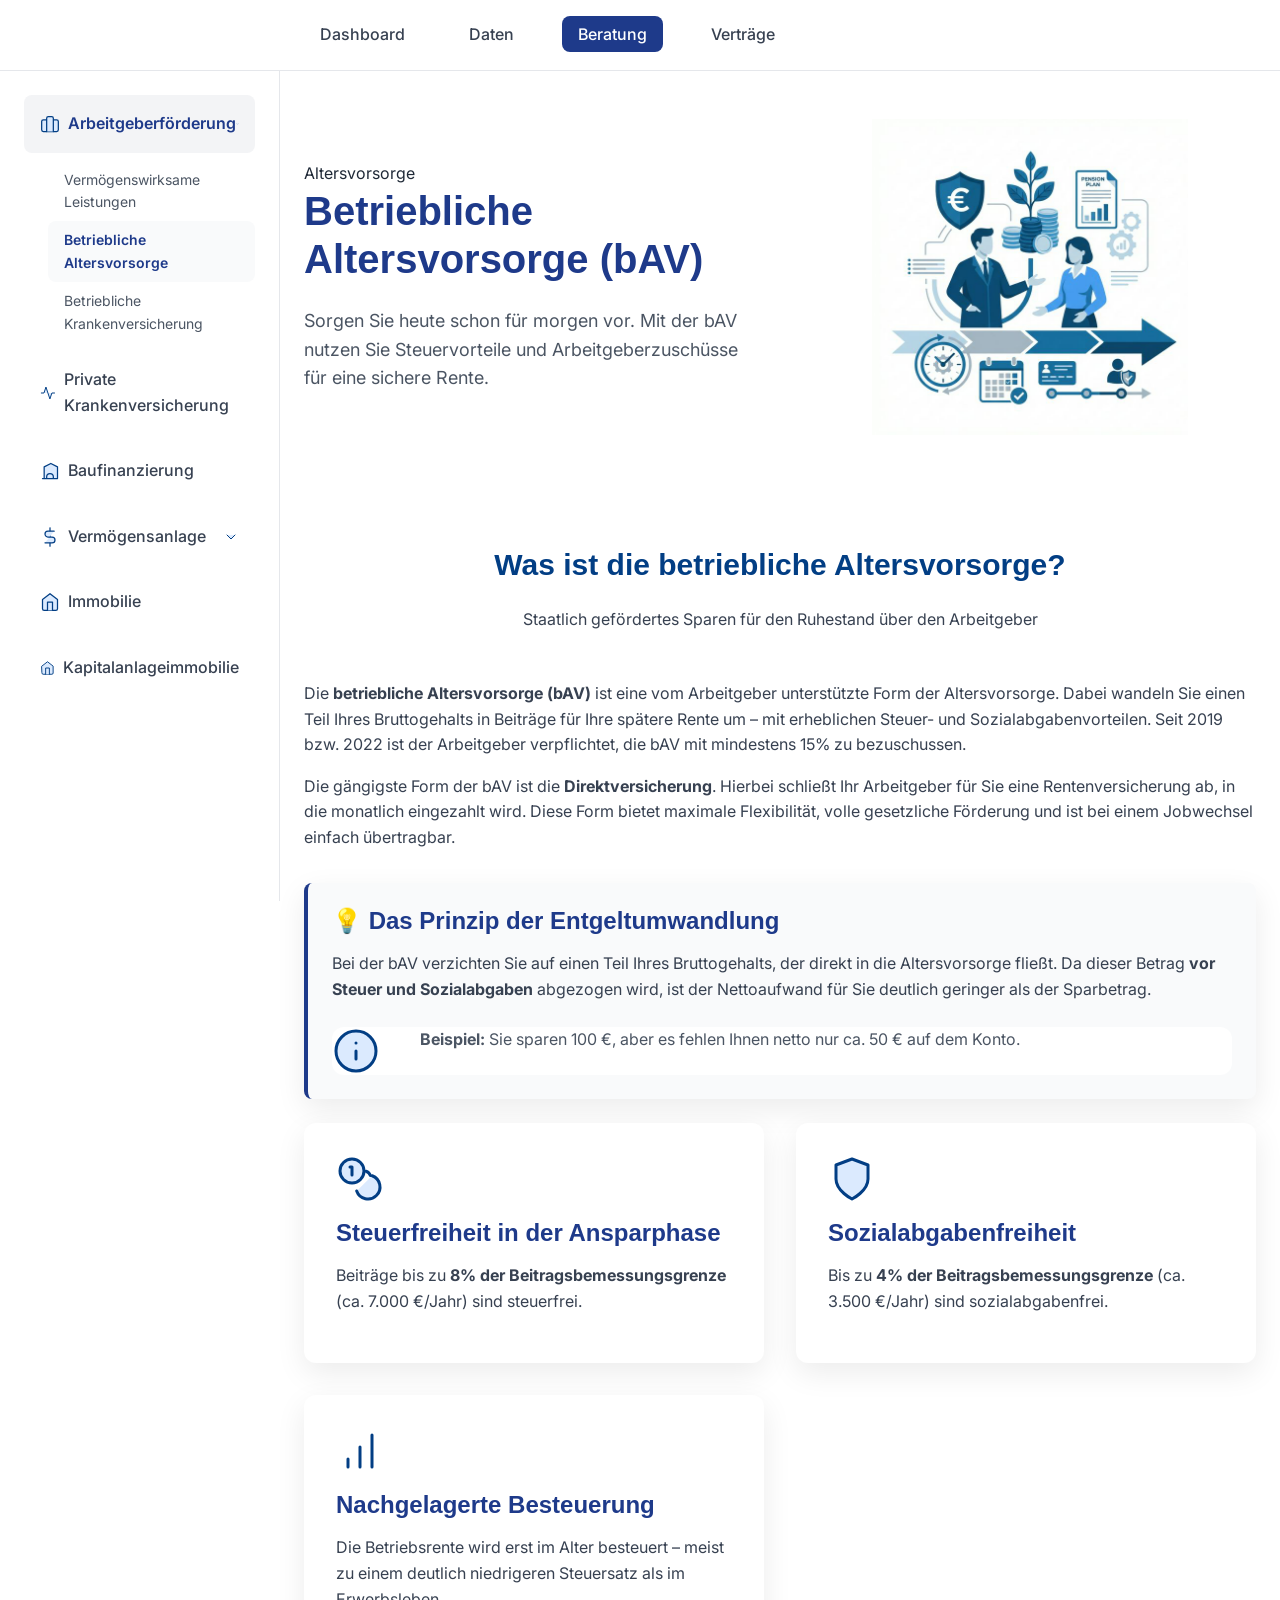
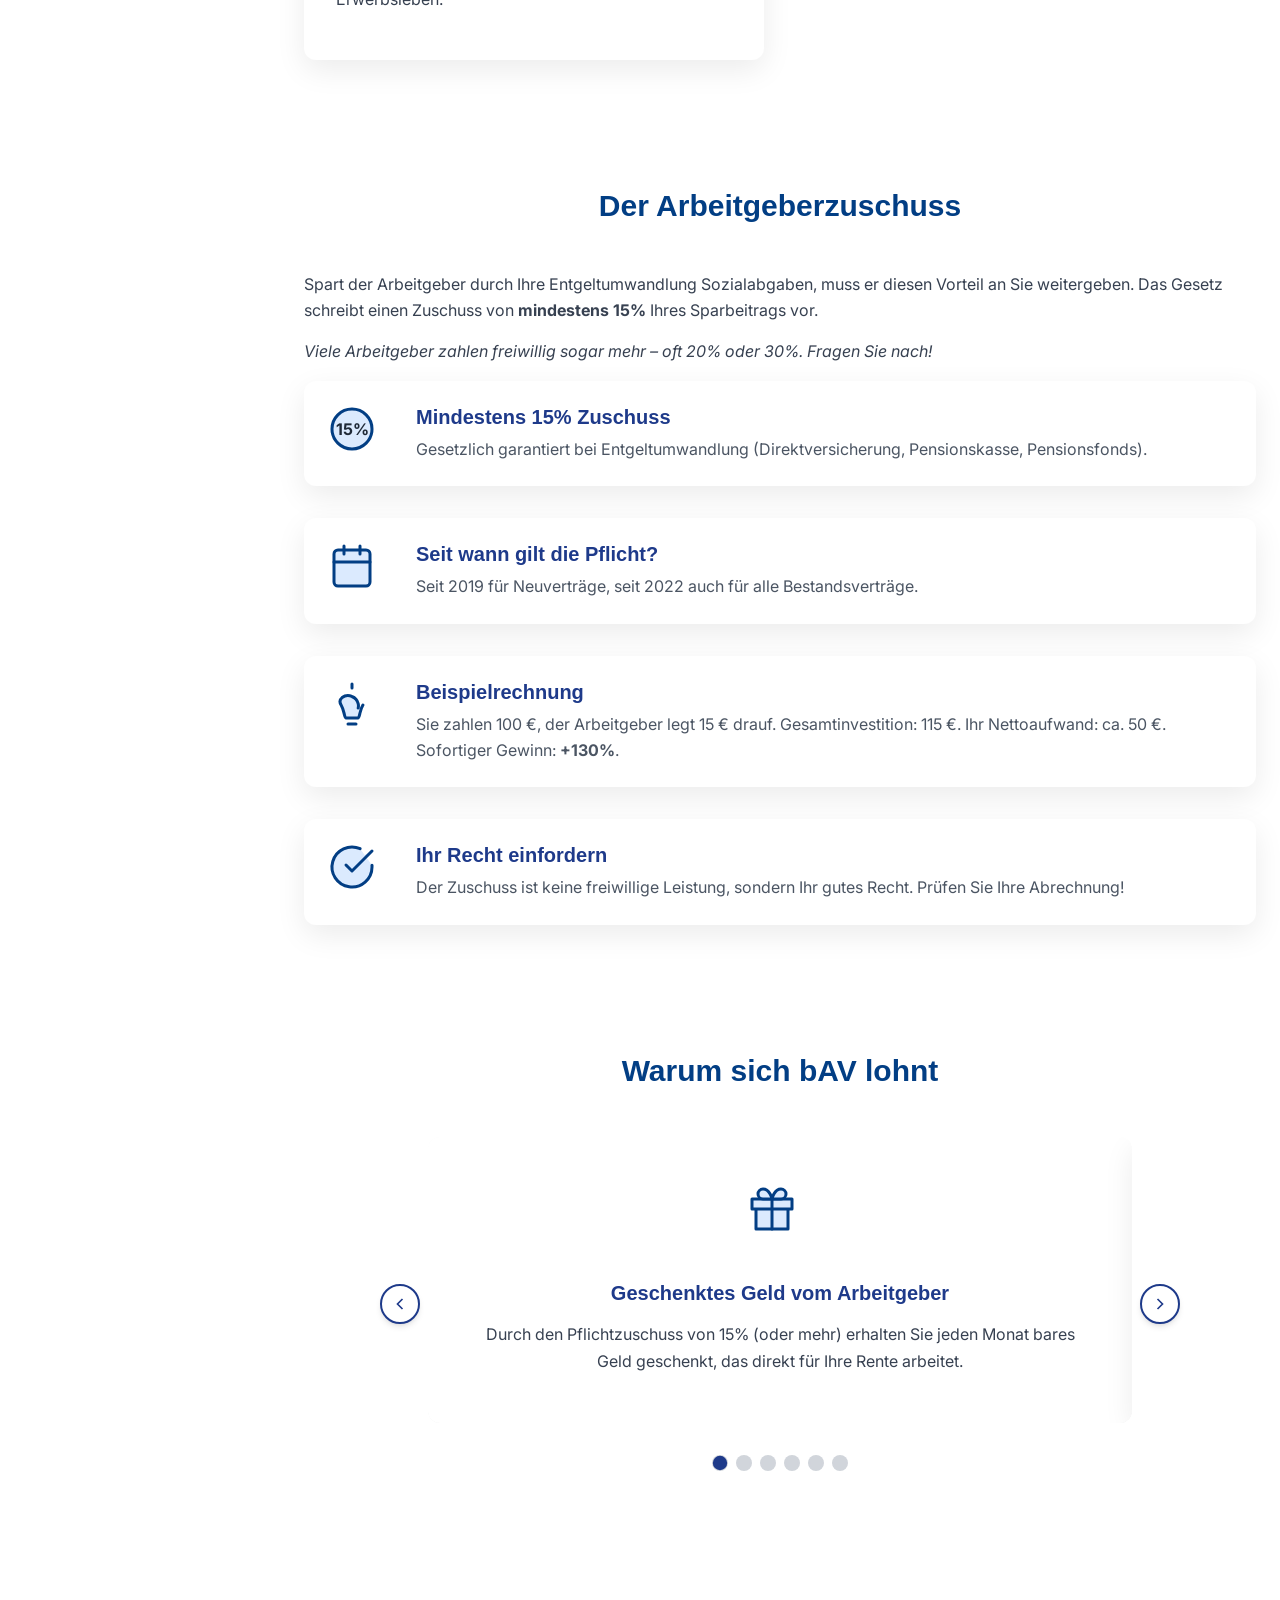
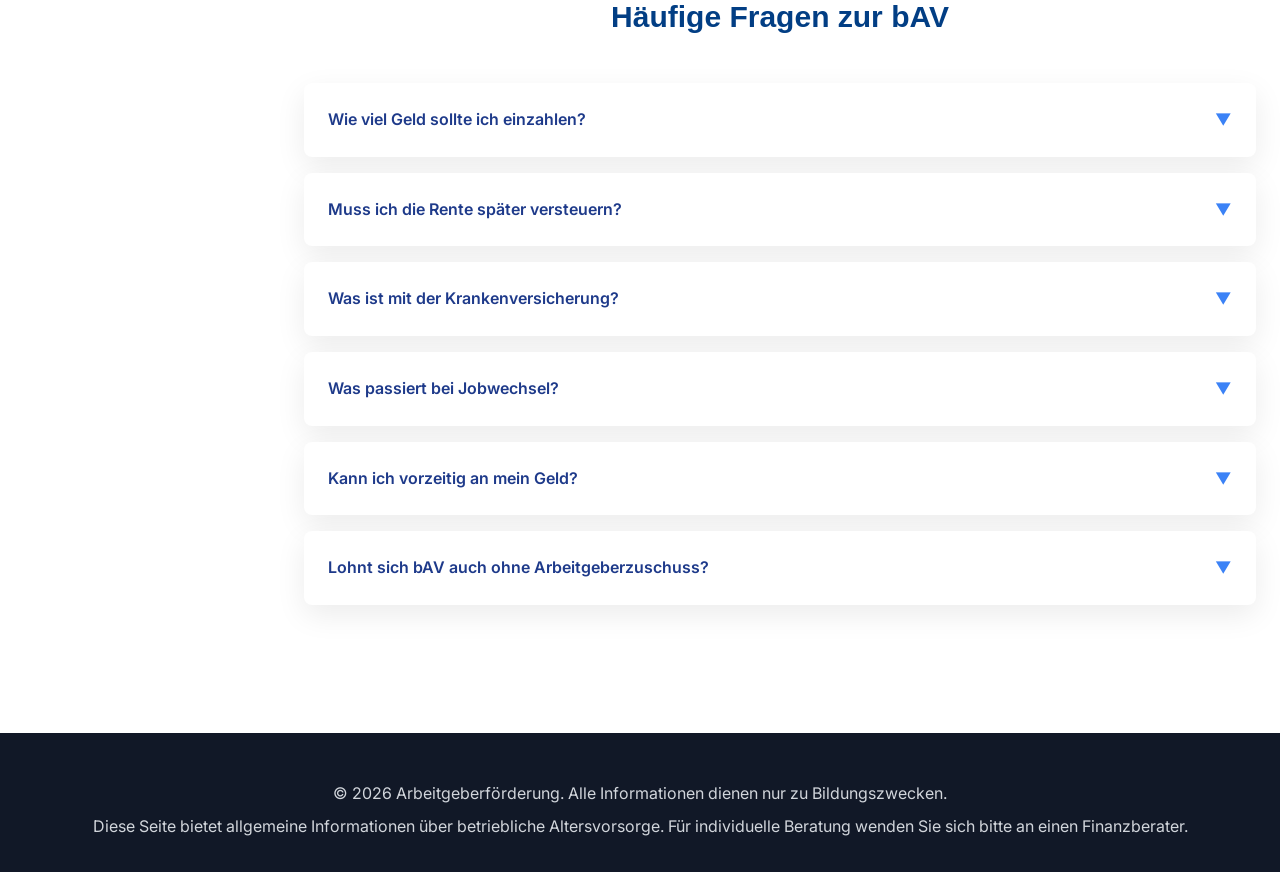
<file: bav.html>
<!DOCTYPE html>
<html lang="de">

<head>
    <meta charset="UTF-8">
    <meta name="viewport" content="width=device-width, initial-scale=1.0">
    <title>Betriebliche Altersvorsorge (bAV)</title>
    <meta name="description"
        content="Alles über betriebliche Altersvorsorge durch Direktversicherung: Wie Entgeltumwandlung funktioniert, Steuervorteile und der gesetzliche Arbeitgeberzuschuss.">
    <link rel="stylesheet" href="style.css">
    <link rel="preconnect" href="https://fonts.googleapis.com">
    <link rel="preconnect" href="https://fonts.gstatic.com" crossorigin>
    <link href="https://fonts.googleapis.com/css2?family=Inter:wght@400;500;600;700&display=swap" rel="stylesheet">
</head>

<body>
    <!-- Navigation -->
    <nav class="navbar">
        <div class="nav-container">
            <ul class="nav-menu" id="navMenu">
                <li><span class="nav-link disabled">Dashboard</span></li>
                <li><span class="nav-link disabled">Daten</span></li>
                <li><a href="index.html" class="nav-link active">Beratung</a></li>
                <li><span class="nav-link disabled">Verträge</span></li>
            </ul>
        </div>
    </nav>

    <div class="app-layout">
        <!-- Sidebar -->
        <aside class="sidebar" id="sidebar">
            <ul class="sidebar-menu">
                <li class="sidebar-item">
                    <a href="index.html" class="sidebar-link active"
                        style="display: flex; align-items: center; justify-content: space-between;">
                        <span style="display: flex; align-items: center; gap: 0.5rem;">
                            <!-- Icon for Arbeitgeberförderung -->
                            <svg xmlns="http://www.w3.org/2000/svg" class="icon-blue"
                                style="width: 1.25rem; height: 1.25rem;" viewBox="0 0 24 24" fill="none"
                                stroke="currentColor" stroke-width="2" stroke-linecap="round" stroke-linejoin="round">
                                <rect x="2" y="7" width="20" height="14" rx="2" ry="2" />
                                <path d="M16 21V5a2 2 0 0 0-2-2h-4a2 2 0 0 0-2 2v16" />
                            </svg>
                            Arbeitgeberförderung
                        </span>
                        <svg xmlns="http://www.w3.org/2000/svg" class="sidebar-icon-arrow icon-blue"
                            id="sidebarToggleArrow" style="width: 1rem; height: 1rem; cursor: pointer;"
                            viewBox="0 0 24 24" fill="none" stroke="currentColor" stroke-width="2"
                            stroke-linecap="round" stroke-linejoin="round">
                            <polyline points="6 9 12 15 18 9" />
                        </svg>
                    </a>
                    <ul class="sidebar-sub-menu open" id="sidebarSubMenu">
                        <li><a href="vl.html" class="sidebar-sub-link">Vermögenswirksame Leistungen</a></li>
                        <li><a href="bav.html" class="sidebar-sub-link active">Betriebliche Altersvorsorge</a></li>
                        <li><a href="bkv.html" class="sidebar-sub-link">Betriebliche Krankenversicherung</a></li>
                    </ul>
                </li>
                <li class="sidebar-item">
                    <a href="pkv.html" class="sidebar-link" style="display: flex; align-items: center; gap: 0.5rem;">
                        <svg xmlns="http://www.w3.org/2000/svg" class="icon-blue"
                            style="width: 1.25rem; height: 1.25rem;" viewBox="0 0 24 24" fill="none"
                            stroke="currentColor" stroke-width="2" stroke-linecap="round" stroke-linejoin="round">
                            <path d="M22 12h-4l-3 9L9 3l-3 9H2" />
                        </svg> Private Krankenversicherung
                    </a>
                </li>
                <li class="sidebar-item">
                    <a href="baufinanzierung.html" class="sidebar-link"
                        style="display: flex; align-items: center; gap: 0.5rem; justify-content: flex-start;">
                        <svg xmlns="http://www.w3.org/2000/svg" class="icon-blue"
                            style="width: 1.25rem; height: 1.25rem;" viewBox="0 0 24 24" fill="none"
                            stroke="currentColor" stroke-width="2" stroke-linecap="round" stroke-linejoin="round">
                            <path d="M3 21h18M5 21V7l8-4 8 4v14M8 21v-2a4 4 0 0 1 8 0v2" />
                        </svg> Baufinanzierung
                    </a>
                </li>
                <li class="sidebar-item">
                    <a href="vermoegensanlage.html" class="sidebar-link"
                        style="display: flex; align-items: center; justify-content: space-between;">
                        <span style="display: flex; align-items: center; gap: 0.5rem;">
                            <svg xmlns="http://www.w3.org/2000/svg" class="icon-blue"
                                style="width: 1.25rem; height: 1.25rem;" viewBox="0 0 24 24" fill="none"
                                stroke="currentColor" stroke-width="2" stroke-linecap="round" stroke-linejoin="round">
                                <line x1="12" y1="1" x2="12" y2="23" />
                                <path d="M17 5H9.5a3.5 3.5 0 0 0 0 7h5a3.5 3.5 0 0 1 0 7H6" />
                            </svg>
                            Vermögensanlage
                        </span>
                        <svg xmlns="http://www.w3.org/2000/svg" class="sidebar-icon-arrow icon-blue"
                            id="sidebarToggleArrow2" style="width: 1rem; height: 1rem; cursor: pointer;"
                            viewBox="0 0 24 24" fill="none" stroke="currentColor" stroke-width="2"
                            stroke-linecap="round" stroke-linejoin="round">
                            <polyline points="6 9 12 15 18 9" />
                        </svg>
                    </a>
                    <ul class="sidebar-sub-menu" id="sidebarSubMenu2">
                        <li><a href="sparen-vs-investieren.html" class="sidebar-sub-link">Sparen vs. Investieren</a></li>
                        <li><a href="zinseszinseffekt.html" class="sidebar-sub-link">Zinseszinseffekt</a></li>
                        <li><a href="cost-average-effekt.html" class="sidebar-sub-link">Cost-Average-Effekt</a></li>
                        <li><a href="diversifikation.html" class="sidebar-sub-link">Diversifikation</a></li>
                        <li><a href="krisen-sind-chancen.html" class="sidebar-sub-link">Krisen sind Chancen</a></li>
                    </ul>
                </li>
                <li class="sidebar-item">
                    <a href="immobilie.html" class="sidebar-link"
                        style="display: flex; align-items: center; gap: 0.5rem; justify-content: flex-start;">
                        <svg xmlns="http://www.w3.org/2000/svg" class="icon-blue"
                            style="width: 1.25rem; height: 1.25rem;" viewBox="0 0 24 24" fill="none"
                            stroke="currentColor" stroke-width="2" stroke-linecap="round" stroke-linejoin="round">
                            <path d="M3 9l9-7 9 7v11a2 2 0 0 1-2 2H5a2 2 0 0 1-2-2z" />
                            <polyline points="9 22 9 12 15 12 15 22" />
                        </svg>
                        Immobilie
                    </a>
                </li>
                <li class="sidebar-item">
                    <a href="kapitalanlageimmobilie.html" class="sidebar-link"
                        style="display: flex; align-items: center; gap: 0.5rem; justify-content: flex-start;">
                        <svg xmlns="http://www.w3.org/2000/svg" class="icon-blue"
                            style="width: 1.25rem; height: 1.25rem;" viewBox="0 0 24 24" fill="none"
                            stroke="currentColor" stroke-width="2" stroke-linecap="round" stroke-linejoin="round">
                            <path d="M3 9l9-7 9 7v11a2 2 0 0 1-2 2H5a2 2 0 0 1-2-2z" />
                            <polyline points="9 22 9 12 15 12 15 22" />
                        </svg>
                        Kapitalanlageimmobilie
                    </a>
                </li>
            </ul>
        </aside>

        <!-- Main Content -->
        <main class="main-content">
            <!-- Hero Section -->
            <section class="hero">
                <div class="hero-container">
                    <div class="hero-content">
                        <span class="badge">Altersvorsorge</span>
                        <h1>Betriebliche Altersvorsorge (bAV)</h1>
                        <p class="hero-subtitle">
                            Sorgen Sie heute schon für morgen vor. Mit der bAV nutzen Sie
                            Steuervorteile und Arbeitgeberzuschüsse für eine sichere Rente.
                        </p>
                    </div>
                    <div class="hero-illustration">
                        <img src="images/bav_header_new.png" alt="Betriebliche Altersvorsorge Visualisierung">
                    </div>
                </div>
            </section>

            <!-- Was ist bAV? -->
            <section class="section">
                <div class="container">
                    <div class="text-center mb-xl">
                        <h2>Was ist die betriebliche Altersvorsorge?</h2>
                        <p>Staatlich gefördertes Sparen für den Ruhestand über den Arbeitgeber</p>
                    </div>

                    <p>
                        Die <strong>betriebliche Altersvorsorge (bAV)</strong> ist eine vom Arbeitgeber
                        unterstützte Form der Altersvorsorge. Dabei wandeln Sie einen Teil Ihres
                        Bruttogehalts in Beiträge für Ihre spätere Rente um – mit erheblichen
                        Steuer- und Sozialabgabenvorteilen. Seit 2019 bzw. 2022 ist der Arbeitgeber
                        verpflichtet, die bAV mit mindestens 15% zu bezuschussen.
                    </p>
                    <p>
                        Die gängigste Form der bAV ist die <strong>Direktversicherung</strong>.
                        Hierbei schließt Ihr Arbeitgeber für Sie eine Rentenversicherung ab, in die
                        monatlich eingezahlt wird. Diese Form bietet maximale Flexibilität,
                        volle gesetzliche Förderung und ist bei einem Jobwechsel einfach übertragbar.
                    </p>

                    <div class="info-box">
                        <h3>💡 Das Prinzip der Entgeltumwandlung</h3>
                        <p>
                            Bei der bAV verzichten Sie auf einen Teil Ihres Bruttogehalts, der direkt in
                            die Altersvorsorge fließt. Da dieser Betrag <strong>vor Steuer und Sozialabgaben</strong>
                            abgezogen wird, ist der Nettoaufwand für Sie deutlich geringer als der Sparbetrag.
                        </p>
                        <ul class="feature-list" style="margin-top: var(--spacing-md); box-shadow: none; padding: 0;">
                            <li class="feature-item" style="box-shadow: none; padding: 0;">
                                <div class="feature-icon"
                                    style="background: none; color: var(--primary); width: auto; height: auto;">
                                    <svg xmlns="http://www.w3.org/2000/svg" class="icon-blue" viewBox="0 0 24 24"
                                        fill="none" stroke="currentColor" stroke-width="2" stroke-linecap="round"
                                        stroke-linejoin="round">
                                        <circle cx="12" cy="12" r="10" />
                                        <path d="M12 16v-4" />
                                        <path d="M12 8h.01" />
                                    </svg>
                                </div>
                                <div class="feature-content">
                                    <p><strong>Beispiel:</strong> Sie sparen 100 €, aber es fehlen Ihnen netto nur ca.
                                        50 € auf dem Konto.</p>
                                </div>
                            </li>
                        </ul>
                    </div>

                    <div class="card-grid mt-lg">
                        <div class="card">
                            <div class="card-icon">
                                <svg xmlns="http://www.w3.org/2000/svg" class="icon-blue" viewBox="0 0 24 24"
                                    fill="none" stroke="currentColor" stroke-width="2" stroke-linecap="round"
                                    stroke-linejoin="round">
                                    <circle cx="8" cy="8" r="6" />
                                    <path d="M18.09 10.37A6 6 0 1 1 10.34 18" />
                                    <path d="M7 6h1v4" />
                                    <path d="M17.12 10.22a3 3 0 0 0-2.12-2.12" />
                                </svg>
                            </div>
                            <h3>Steuerfreiheit in der Ansparphase</h3>
                            <p>
                                Beiträge bis zu <strong>8% der Beitragsbemessungsgrenze</strong>
                                (ca. 7.000 €/Jahr) sind steuerfrei.
                            </p>
                        </div>

                        <div class="card">
                            <div class="card-icon">
                                <svg xmlns="http://www.w3.org/2000/svg" class="icon-blue" viewBox="0 0 24 24"
                                    fill="none" stroke="currentColor" stroke-width="2" stroke-linecap="round"
                                    stroke-linejoin="round">
                                    <path d="M12 22s8-4 8-10V5l-8-3-8 3v7c0 6 8 10 8 10z" />
                                </svg>
                            </div>
                            <h3>Sozialabgabenfreiheit</h3>
                            <p>
                                Bis zu <strong>4% der Beitragsbemessungsgrenze</strong>
                                (ca. 3.500 €/Jahr) sind sozialabgabenfrei.
                            </p>
                        </div>

                        <div class="card">
                            <div class="card-icon">
                                <svg xmlns="http://www.w3.org/2000/svg" class="icon-blue" viewBox="0 0 24 24"
                                    fill="none" stroke="currentColor" stroke-width="2" stroke-linecap="round"
                                    stroke-linejoin="round">
                                    <line x1="12" y1="20" x2="12" y2="10" />
                                    <line x1="18" y1="20" x2="18" y2="4" />
                                    <line x1="6" y1="20" x2="6" y2="16" />
                                </svg>
                            </div>
                            <h3>Nachgelagerte Besteuerung</h3>
                            <p>
                                Die Betriebsrente wird erst im Alter besteuert – meist zu einem
                                deutlich niedrigeren Steuersatz als im Erwerbsleben.
                            </p>
                        </div>
                    </div>
                </div>
            </section>

            <!-- Arbeitgeberzuschuss -->
            <section class="section section--alt">
                <div class="container">
                    <h2 class="text-center mb-xl">Der Arbeitgeberzuschuss</h2>

                    <p>
                        Spart der Arbeitgeber durch Ihre Entgeltumwandlung Sozialabgaben, muss er diesen Vorteil
                        an Sie weitergeben. Das Gesetz schreibt einen Zuschuss von <strong>mindestens 15%</strong>
                        Ihres Sparbeitrags vor.
                    </p>
                    <p>
                        <em>Viele Arbeitgeber zahlen freiwillig sogar mehr – oft 20% oder 30%. Fragen Sie nach!</em>
                    </p>

                    <ul class="feature-list">
                        <li class="feature-item">
                            <div class="feature-icon">
                                <svg xmlns="http://www.w3.org/2000/svg" class="icon-blue" viewBox="0 0 24 24"
                                    fill="none" stroke="currentColor" stroke-width="2" stroke-linecap="round"
                                    stroke-linejoin="round">
                                    <circle cx="12" cy="12" r="10" /><text x="50%" y="54%" dominant-baseline="middle"
                                        text-anchor="middle" font-size="8" font-weight="bold" fill="currentColor"
                                        stroke="none">15%</text>
                                </svg>
                            </div>
                            <div class="feature-content">
                                <h4>Mindestens 15% Zuschuss</h4>
                                <p>
                                    Gesetzlich garantiert bei Entgeltumwandlung (Direktversicherung, Pensionskasse,
                                    Pensionsfonds).
                                </p>
                            </div>
                        </li>

                        <li class="feature-item">
                            <div class="feature-icon">
                                <svg xmlns="http://www.w3.org/2000/svg" class="icon-blue" viewBox="0 0 24 24"
                                    fill="none" stroke="currentColor" stroke-width="2" stroke-linecap="round"
                                    stroke-linejoin="round">
                                    <rect x="3" y="4" width="18" height="18" rx="2" ry="2" />
                                    <line x1="16" y1="2" x2="16" y2="6" />
                                    <line x1="8" y1="2" x2="8" y2="6" />
                                    <line x1="3" y1="10" x2="21" y2="10" />
                                </svg>
                            </div>
                            <div class="feature-content">
                                <h4>Seit wann gilt die Pflicht?</h4>
                                <p>
                                    Seit 2019 für Neuverträge, seit 2022 auch für alle Bestandsverträge.
                                </p>
                            </div>
                        </li>

                        <li class="feature-item">
                            <div class="feature-icon">
                                <svg xmlns="http://www.w3.org/2000/svg" class="icon-blue" viewBox="0 0 24 24"
                                    fill="none" stroke="currentColor" stroke-width="2" stroke-linecap="round"
                                    stroke-linejoin="round">
                                    <path d="M9 18h6" />
                                    <path d="M10 22h4" />
                                    <path
                                        d="M15.09 14c.18-.7.18-1.48 0-2.2-.4-1.63-1.6-2.96-3.15-3.56a4.8 4.8 0 0 0-4.88.54C5.7 9.88 5.76 11.2 6.55 12.52 7.2 13.6 7.6 15 8 16.5c.32 1.25.5 2.5 1 2.5h6c.5 0 .68-1.25 1-2.5.4-1.5.8-2.9 1.45-3.98M12 2v2" />
                                </svg>
                            </div>
                            <div class="feature-content">
                                <h4>Beispielrechnung</h4>
                                <p>
                                    Sie zahlen 100 €, der Arbeitgeber legt 15 € drauf. Gesamtinvestition: 115 €.
                                    Ihr Nettoaufwand: ca. 50 €. Sofortiger Gewinn: <strong>+130%</strong>.
                                </p>
                            </div>
                        </li>

                        <li class="feature-item">
                            <div class="feature-icon">
                                <svg xmlns="http://www.w3.org/2000/svg" class="icon-blue" viewBox="0 0 24 24"
                                    fill="none" stroke="currentColor" stroke-width="2" stroke-linecap="round"
                                    stroke-linejoin="round">
                                    <path d="M22 11.08V12a10 10 0 1 1-5.93-9.14" />
                                    <polyline points="22 4 12 14.01 9 11.01" />
                                </svg>
                            </div>
                            <div class="feature-content">
                                <h4>Ihr Recht einfordern</h4>
                                <p>
                                    Der Zuschuss ist keine freiwillige Leistung, sondern Ihr gutes Recht.
                                    Prüfen Sie Ihre Abrechnung!
                                </p>
                            </div>
                        </li>
                    </ul>
                </div>
            </section>

            <!-- Vorteile bAV (Slider) -->
            <section class="section">
                <div class="container">
                    <h2 class="text-center mb-xl">Warum sich bAV lohnt</h2>

                    <div class="slider-container">
                        <button class="slider-btn slider-btn-prev" id="sliderPrevBtn" aria-label="Vorheriger Vorteil">
                            <svg xmlns="http://www.w3.org/2000/svg" viewBox="0 0 24 24" fill="none"
                                stroke="currentColor" stroke-width="2">
                                <polyline points="15 18 9 12 15 6"></polyline>
                            </svg>
                        </button>

                        <div class="slider-wrapper">
                            <div class="slider-track" id="sliderTrack">
                                <div class="slider-item">
                                    <div class="feature-item">
                                        <div class="feature-icon">
                                            <svg xmlns="http://www.w3.org/2000/svg" class="icon-blue"
                                                viewBox="0 0 24 24" fill="none" stroke="currentColor" stroke-width="2"
                                                stroke-linecap="round" stroke-linejoin="round">
                                                <polyline points="20 12 20 22 4 22 4 12" />
                                                <rect x="2" y="7" width="20" height="5" />
                                                <line x1="12" y1="22" x2="12" y2="7" />
                                                <path d="M12 7H7.5a2.5 2.5 0 0 1 0-5C11 2 12 7 12 7z" />
                                                <path d="M12 7h4.5a2.5 2.5 0 0 0 0-5C13 2 12 7 12 7z" />
                                            </svg>
                                        </div>
                                        <div class="feature-content">
                                            <h4>Geschenktes Geld vom Arbeitgeber</h4>
                                            <p>
                                                Durch den Pflichtzuschuss von 15% (oder mehr) erhalten Sie jeden Monat
                                                bares Geld geschenkt, das direkt für Ihre Rente arbeitet.
                                            </p>
                                        </div>
                                    </div>
                                </div>

                                <div class="slider-item">
                                    <div class="feature-item">
                                        <div class="feature-icon">
                                            <svg xmlns="http://www.w3.org/2000/svg" class="icon-blue"
                                                viewBox="0 0 24 24" fill="none" stroke="currentColor" stroke-width="2"
                                                stroke-linecap="round" stroke-linejoin="round">
                                                <rect x="2" y="5" width="20" height="14" rx="2" />
                                                <line x1="2" y1="10" x2="22" y2="10" />
                                            </svg>
                                        </div>
                                        <div class="feature-content">
                                            <h4>Steuer- und Sozialabgabenersparnis</h4>
                                            <p>
                                                Ihre Beiträge werden direkt vom Bruttogehalt abgezogen – Sie sparen
                                                sofort Steuern und Sozialabgaben. Ihr Nettoaufwand ist oft nur halb so
                                                hoch!
                                            </p>
                                        </div>
                                    </div>
                                </div>

                                <div class="slider-item">
                                    <div class="feature-item">
                                        <div class="feature-icon">
                                            <svg xmlns="http://www.w3.org/2000/svg" class="icon-blue"
                                                viewBox="0 0 24 24" fill="none" stroke="currentColor" stroke-width="2"
                                                stroke-linecap="round" stroke-linejoin="round">
                                                <rect x="3" y="11" width="18" height="11" rx="2" ry="2" />
                                                <path d="M7 11V7a5 5 0 0 1 10 0v4" />
                                            </svg>
                                        </div>
                                        <div class="feature-content">
                                            <h4>Lebenslange Rente garantiert</h4>
                                            <p>
                                                Die bAV bietet meist eine lebenslange monatliche Rentenzahlung,
                                                die Ihnen Planungssicherheit im Alter gibt.
                                            </p>
                                        </div>
                                    </div>
                                </div>

                                <div class="slider-item">
                                    <div class="feature-item">
                                        <div class="feature-icon">
                                            <svg xmlns="http://www.w3.org/2000/svg" class="icon-blue"
                                                viewBox="0 0 24 24" fill="none" stroke="currentColor" stroke-width="2"
                                                stroke-linecap="round" stroke-linejoin="round">
                                                <circle cx="12" cy="12" r="10" />
                                                <circle cx="12" cy="12" r="6" />
                                                <circle cx="12" cy="12" r="2" />
                                            </svg>
                                        </div>
                                        <div class="feature-content">
                                            <h4>Flexibilität bei Jobwechsel</h4>
                                            <p>
                                                Sie können Ihre bAV zum neuen Arbeitgeber mitnehmen oder
                                                privat fortführen. Die Ansprüche bleiben erhalten.
                                            </p>
                                        </div>
                                    </div>
                                </div>

                                <div class="slider-item">
                                    <div class="feature-item">
                                        <div class="feature-icon">
                                            <svg xmlns="http://www.w3.org/2000/svg" class="icon-blue"
                                                viewBox="0 0 24 24" fill="none" stroke="currentColor" stroke-width="2"
                                                stroke-linecap="round" stroke-linejoin="round">
                                                <line x1="3" y1="22" x2="21" y2="22" />
                                                <line x1="6" y1="18" x2="6" y2="11" />
                                                <line x1="10" y1="18" x2="10" y2="11" />
                                                <line x1="14" y1="18" x2="14" y2="11" />
                                                <line x1="18" y1="18" x2="18" y2="11" />
                                                <polygon points="12 2 20 7 4 7" />
                                            </svg>
                                        </div>
                                        <div class="feature-content">
                                            <h4>Gesetzlicher Anspruch</h4>
                                            <p>
                                                Jeder Arbeitnehmer hat einen gesetzlichen Anspruch auf
                                                Entgeltumwandlung.
                                                Der Arbeitgeber muss eine Möglichkeit anbieten.
                                            </p>
                                        </div>
                                    </div>
                                </div>

                                <div class="slider-item">
                                    <div class="feature-item">
                                        <div class="feature-icon">
                                            <svg xmlns="http://www.w3.org/2000/svg" class="icon-blue"
                                                viewBox="0 0 24 24" fill="none" stroke="currentColor" stroke-width="2"
                                                stroke-linecap="round" stroke-linejoin="round">
                                                <path d="M12 22s8-4 8-10V5l-8-3-8 3v7c0 6 8 10 8 10z" />
                                            </svg>
                                        </div>
                                        <div class="feature-content">
                                            <h4>Schutz bei Insolvenz</h4>
                                            <p>
                                                Betriebsrenten sind über den Pensions-Sicherungs-Verein (PSV)
                                                geschützt und sicher vor einer Insolvenz des Arbeitgebers.
                                            </p>
                                        </div>
                                    </div>
                                </div>
                            </div>
                        </div>

                        <button class="slider-btn slider-btn-next" id="sliderNextBtn" aria-label="Nächster Vorteil">
                            <svg xmlns="http://www.w3.org/2000/svg" viewBox="0 0 24 24" fill="none"
                                stroke="currentColor" stroke-width="2">
                                <polyline points="9 18 15 12 9 6"></polyline>
                            </svg>
                        </button>

                        <div class="slider-dots" id="sliderDots">
                            <button class="slider-dot active" data-index="0" aria-label="Vorteil 1"></button>
                            <button class="slider-dot" data-index="1" aria-label="Vorteil 2"></button>
                            <button class="slider-dot" data-index="2" aria-label="Vorteil 3"></button>
                            <button class="slider-dot" data-index="3" aria-label="Vorteil 4"></button>
                            <button class="slider-dot" data-index="4" aria-label="Vorteil 5"></button>
                            <button class="slider-dot" data-index="5" aria-label="Vorteil 6"></button>
                        </div>
                    </div>
                </div>
            </section>

            <!-- FAQ Accordion -->
            <section class="section section--alt">
                <div class="container">
                    <h2 class="text-center mb-xl">Häufige Fragen zur bAV</h2>
                    <div class="accordion">
                        <div class="accordion-item">
                            <div class="accordion-header">
                                <span>Wie viel Geld sollte ich einzahlen?</span>
                                <span class="accordion-icon">▼</span>
                            </div>
                            <div class="accordion-content">
                                <div class="accordion-body">
                                    <p>
                                        Das hängt von Ihrem persönlichen Bedarf und Ihren finanziellen Möglichkeiten ab.
                                        Empfehlenswert sind oft Beträge bis zur <strong>Sozialabgabenfreiheit</strong>
                                        (ca. 300 €/Monat bzw. 3.624 € jährlich).
                                    </p>
                                    <p>
                                        Bei diesem Betrag sparen Sie nicht nur Steuern, sondern auch Sozialabgaben.
                                        Beachten Sie jedoch Mindestbeträge, die Ihr Arbeitgeber-Vertrag vorschreibt.
                                    </p>
                                </div>
                            </div>
                        </div>

                        <div class="accordion-item">
                            <div class="accordion-header">
                                <span>Muss ich die Rente später versteuern?</span>
                                <span class="accordion-icon">▼</span>
                            </div>
                            <div class="accordion-content">
                                <div class="accordion-body">
                                    <p>
                                        Ja, die Auszahlungen aus der Betriebsrente sind <strong>voll
                                            steuerpflichtig</strong>.
                                        Das nennt man "nachgelagerte Besteuerung".
                                    </p>
                                    <p>
                                        Da der Steuersatz im Alter jedoch meist <strong>deutlich niedriger</strong> ist
                                        als während des Berufslebens, lohnt sich das Modell trotzdem. Sie sparen heute
                                        bei
                                        hohem Steuersatz und zahlen später bei niedrigem Steuersatz.
                                    </p>
                                </div>
                            </div>
                        </div>

                        <div class="accordion-item">
                            <div class="accordion-header">
                                <span>Was ist mit der Krankenversicherung?</span>
                                <span class="accordion-icon">▼</span>
                            </div>
                            <div class="accordion-content">
                                <div class="accordion-body">
                                    <p>
                                        <strong>Gesetzlich Krankenversicherte</strong> müssen auf die Betriebsrente
                                        Beiträge zur Kranken- und Pflegeversicherung zahlen. Es gibt jedoch einen
                                        Freibetrag (ca. 169 € monatlich in 2024), bis zu dem keine Beiträge anfallen.
                                    </p>
                                    <p>
                                        <strong>Privat Versicherte</strong> zahlen keine zusätzlichen KV-Beiträge auf
                                        die Betriebsrente.
                                    </p>
                                </div>
                            </div>
                        </div>

                        <div class="accordion-item">
                            <div class="accordion-header">
                                <span>Was passiert bei Jobwechsel?</span>
                                <span class="accordion-icon">▼</span>
                            </div>
                            <div class="accordion-content">
                                <div class="accordion-body">
                                    <p>
                                        Ihre Ansprüche aus der bAV bleiben <strong>voll erhalten</strong>, auch wenn
                                        Sie den Arbeitgeber wechseln. Sie haben mehrere Optionen:
                                    </p>
                                    <ul>
                                        <li><strong>Mitnehmen:</strong> Übertragen Sie den Vertrag zum neuen Arbeitgeber
                                        </li>
                                        <li><strong>Privat weiterführen:</strong> Zahlen Sie selbst weiter ein</li>
                                        <li><strong>Beitragsfrei stellen:</strong> Der Vertrag bleibt bestehen,
                                            Sie zahlen aber nichts mehr ein</li>
                                    </ul>
                                    <p>
                                        Ihr neuer Arbeitgeber muss Ihre bestehende bAV akzeptieren, wenn Sie
                                        Entgeltumwandlung betreiben möchten.
                                    </p>
                                </div>
                            </div>
                        </div>

                        <div class="accordion-item">
                            <div class="accordion-header">
                                <span>Kann ich vorzeitig an mein Geld?</span>
                                <span class="accordion-icon">▼</span>
                            </div>
                            <div class="accordion-content">
                                <div class="accordion-body">
                                    <p>
                                        Eine vorzeitige Auszahlung ist <strong>nur in Ausnahmefällen möglich</strong>,
                                        z.B. bei Insolvenz oder wenn Ihre Ansprüche sehr gering sind (unter ca. 33
                                        €/Monat).
                                    </p>
                                    <p>
                                        Die bAV ist speziell für die <strong>Altersvorsorge</strong> gedacht und deshalb
                                        langfristig gebunden. Das schützt Sie davor, das Geld vorher auszugeben, und
                                        sichert Ihre Rente im Alter.
                                    </p>
                                </div>
                            </div>
                        </div>

                        <div class="accordion-item">
                            <div class="accordion-header">
                                <span>Lohnt sich bAV auch ohne Arbeitgeberzuschuss?</span>
                                <span class="accordion-icon">▼</span>
                            </div>
                            <div class="accordion-content">
                                <div class="accordion-body">
                                    <p>
                                        Seit 2019 bzw. 2022 ist der <strong>15% Arbeitgeberzuschuss
                                            verpflichtend</strong>
                                        bei Entgeltumwandlung. Sie sollten also immer einen Zuschuss erhalten.
                                    </p>
                                    <p>
                                        Auch ohne Zuschuss kann sich bAV durch die <strong>Steuer- und
                                            Sozialabgabenersparnis</strong>
                                        lohnen. Ihr Nettoaufwand ist deutlich geringer als der eingezahlte Betrag.
                                        Allerdings sollten Sie die nachgelagerte Besteuerung und KV-Beiträge im Alter
                                        in Ihre Überlegungen einbeziehen.
                                    </p>
                                </div>
                            </div>
                        </div>
                    </div>
                </div>
            </section>


        </main>
    </div>

    <!-- Footer -->
    <footer class="footer">
        <div class="footer-content">
            <p>&copy; 2026 Arbeitgeberförderung. Alle Informationen dienen nur zu Bildungszwecken.</p>
            <p>
                Diese Seite bietet allgemeine Informationen über betriebliche Altersvorsorge.
                Für individuelle Beratung wenden Sie sich bitte an einen Finanzberater.
            </p>
        </div>
    </footer>

    <!-- JavaScript -->
    <script>
        // Mobile Navigation Toggle
        const navToggle = document.getElementById('navToggle');
        const navMenu = document.getElementById('navMenu');

        if (navToggle) {
            navToggle.addEventListener('click', () => {
                document.querySelector('.sidebar').classList.toggle('active');
            });
        }

        // Sidebar Collapse Logic - only toggle on arrow click
        const subMenu = document.getElementById('sidebarSubMenu');
        const arrow = document.getElementById('sidebarToggleArrow');

        arrow.addEventListener('click', (e) => {
            e.preventDefault(); // Prevent navigation when clicking arrow
            e.stopPropagation(); // Stop event from bubbling to parent link
            subMenu.classList.toggle('open');
            arrow.style.transform = subMenu.classList.contains('open') ? 'rotate(180deg)' : 'rotate(0deg)';
        });



        // Accordion functionality
        const accordionHeaders = document.querySelectorAll('.accordion-header');

        accordionHeaders.forEach(header => {
            header.addEventListener('click', () => {
                const accordionItem = header.parentElement;
                const isActive = accordionItem.classList.contains('active');

                // Close all accordion items
                document.querySelectorAll('.accordion-item').forEach(item => {
                    item.classList.remove('active');
                });

                // Open clicked item if it wasn't active
                if (!isActive) {
                    accordionItem.classList.add('active');
                }
            });
        });

        // Smooth scroll
        document.querySelectorAll('a[href^="#"]').forEach(anchor => {
            anchor.addEventListener('click', function (e) {
                e.preventDefault();
                const target = document.querySelector(this.getAttribute('href'));
                if (target) {
                    target.scrollIntoView({
                        behavior: 'smooth',
                        block: 'start'
                    });
                }
            });
        });

        // Slider functionality
        let currentSlide = 0;
        const sliderTrack = document.getElementById('sliderTrack');
        const totalSlides = document.querySelectorAll('.slider-item').length;
        const dots = document.querySelectorAll('.slider-dot');
        const prevBtn = document.getElementById('sliderPrevBtn');
        const nextBtn = document.getElementById('sliderNextBtn');

        function moveSlide(direction) {
            currentSlide += direction;

            // Loop around
            if (currentSlide < 0) {
                currentSlide = totalSlides - 1;
            } else if (currentSlide >= totalSlides) {
                currentSlide = 0;
            }

            updateSlider();
        }

        function goToSlide(index) {
            currentSlide = index;
            updateSlider();
        }

        function updateSlider() {
            if (sliderTrack) {
                sliderTrack.style.transform = `translateX(-${currentSlide * 100}%)`;
            }
            updateDots();
        }

        function updateDots() {
            dots.forEach((dot, index) => {
                if (index === currentSlide) {
                    dot.classList.add('active');
                } else {
                    dot.classList.remove('active');
                }
            });
        }

        // Add event listeners to navigation buttons
        if (prevBtn) {
            prevBtn.addEventListener('click', () => moveSlide(-1));
        }

        if (nextBtn) {
            nextBtn.addEventListener('click', () => moveSlide(1));
        }

        // Add event listeners to dots
        dots.forEach((dot, index) => {
            dot.addEventListener('click', () => goToSlide(index));
        });

        // Auto-advance slider every 5 seconds (optional)
        // setInterval(() => {
        //     moveSlide(1);
        // }, 5000);
    </script>
</body>

</html>
</file>
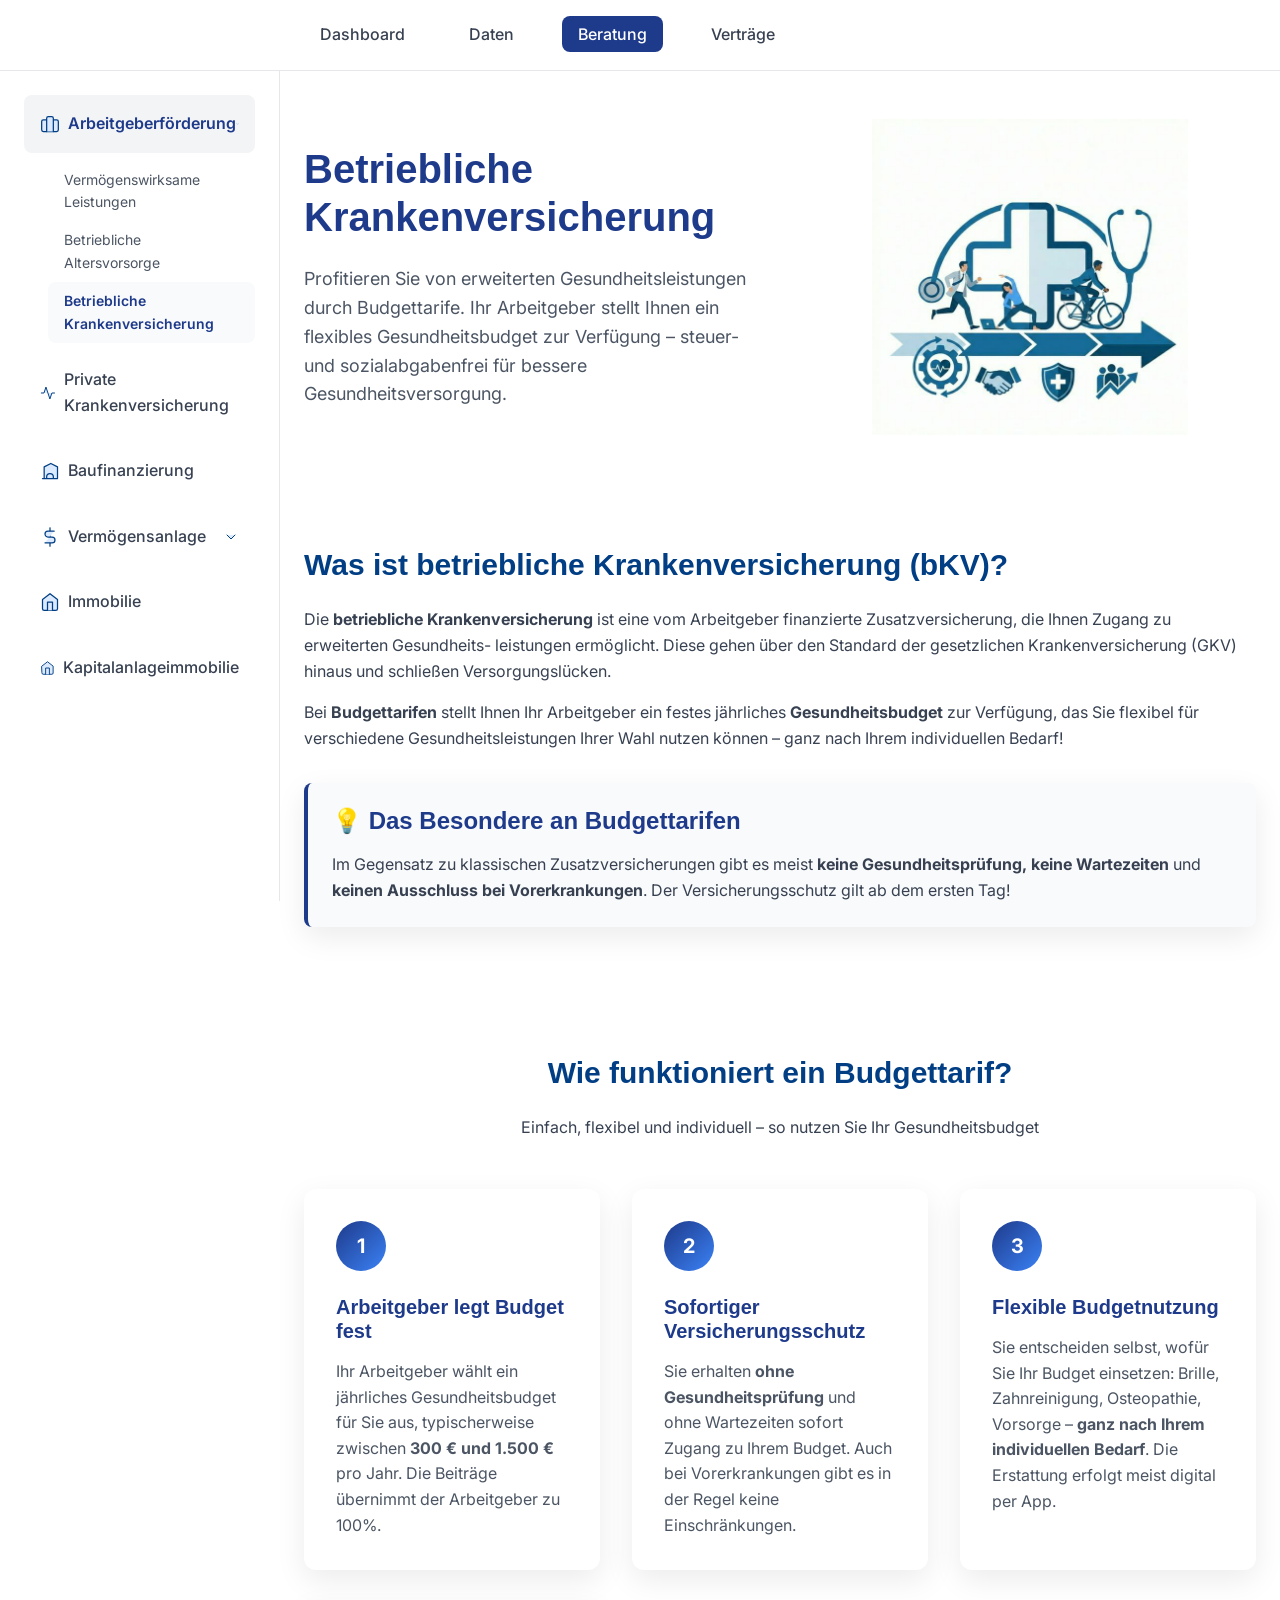
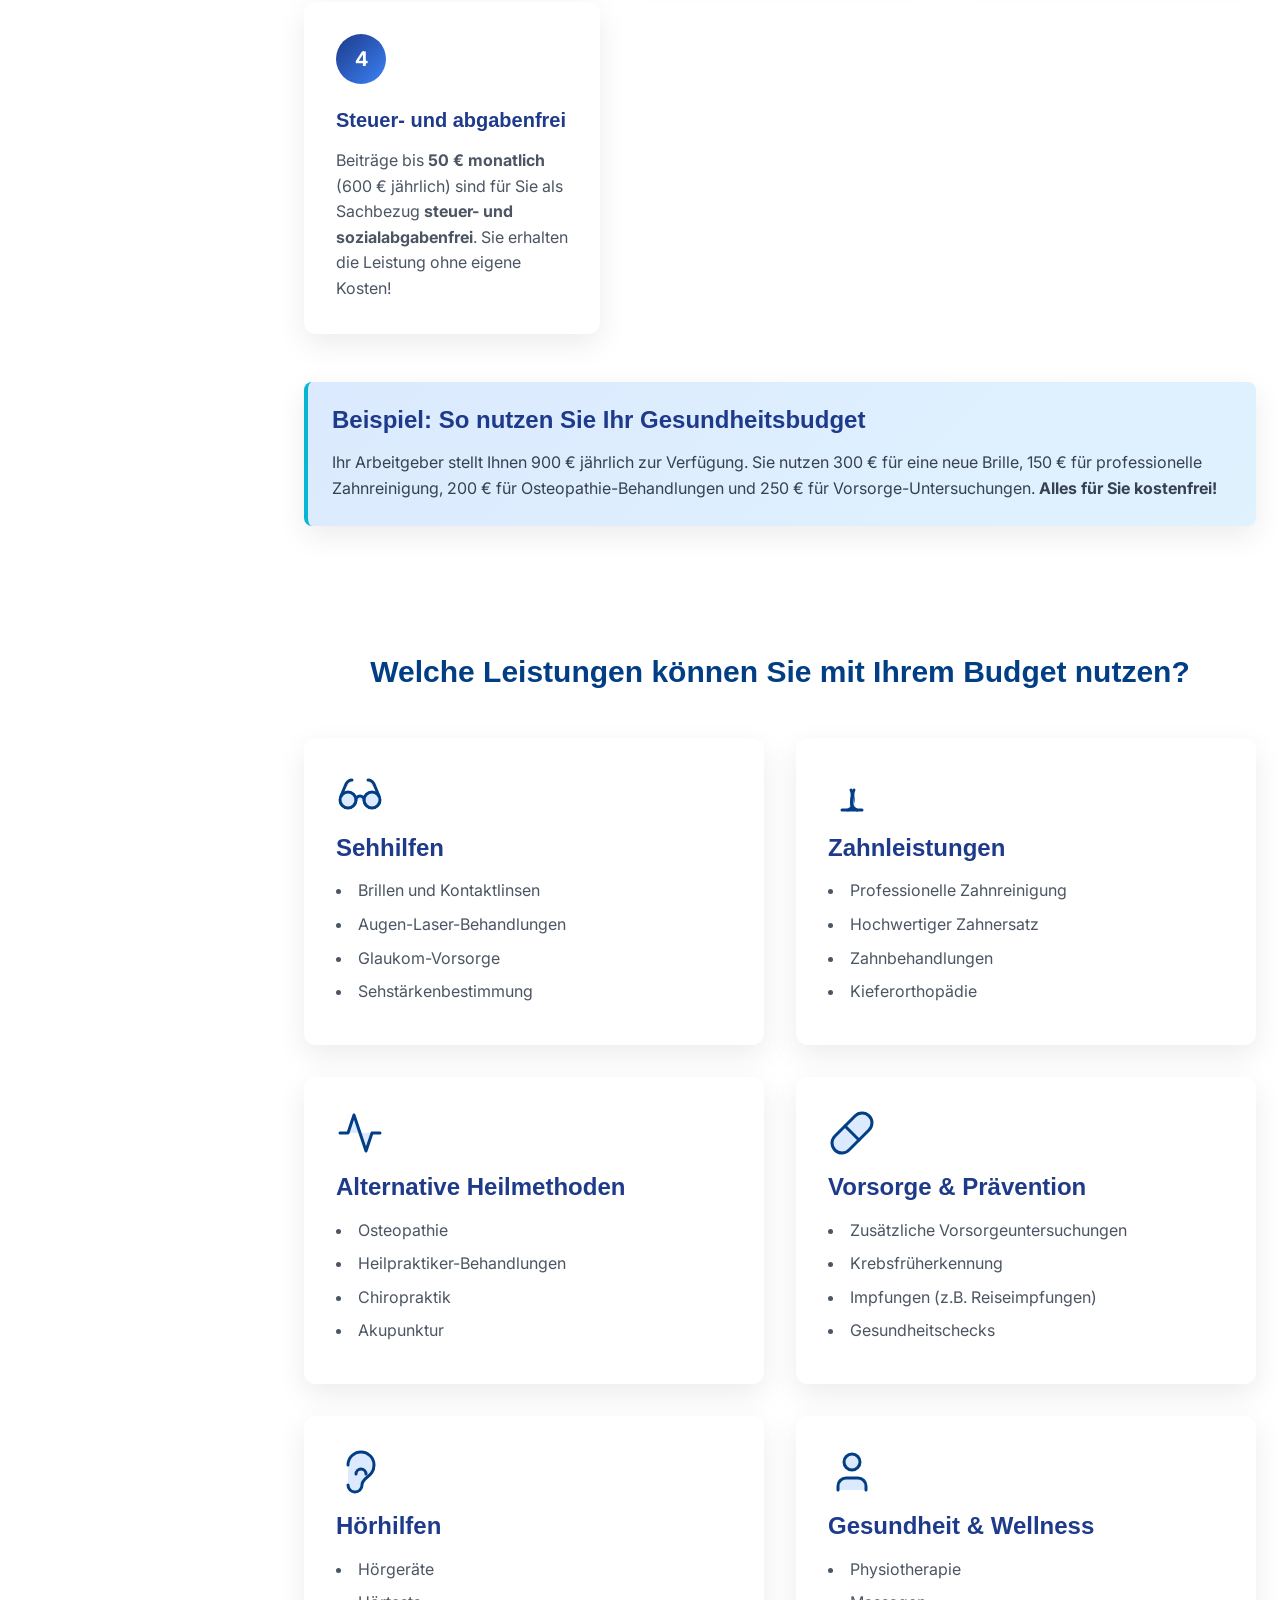
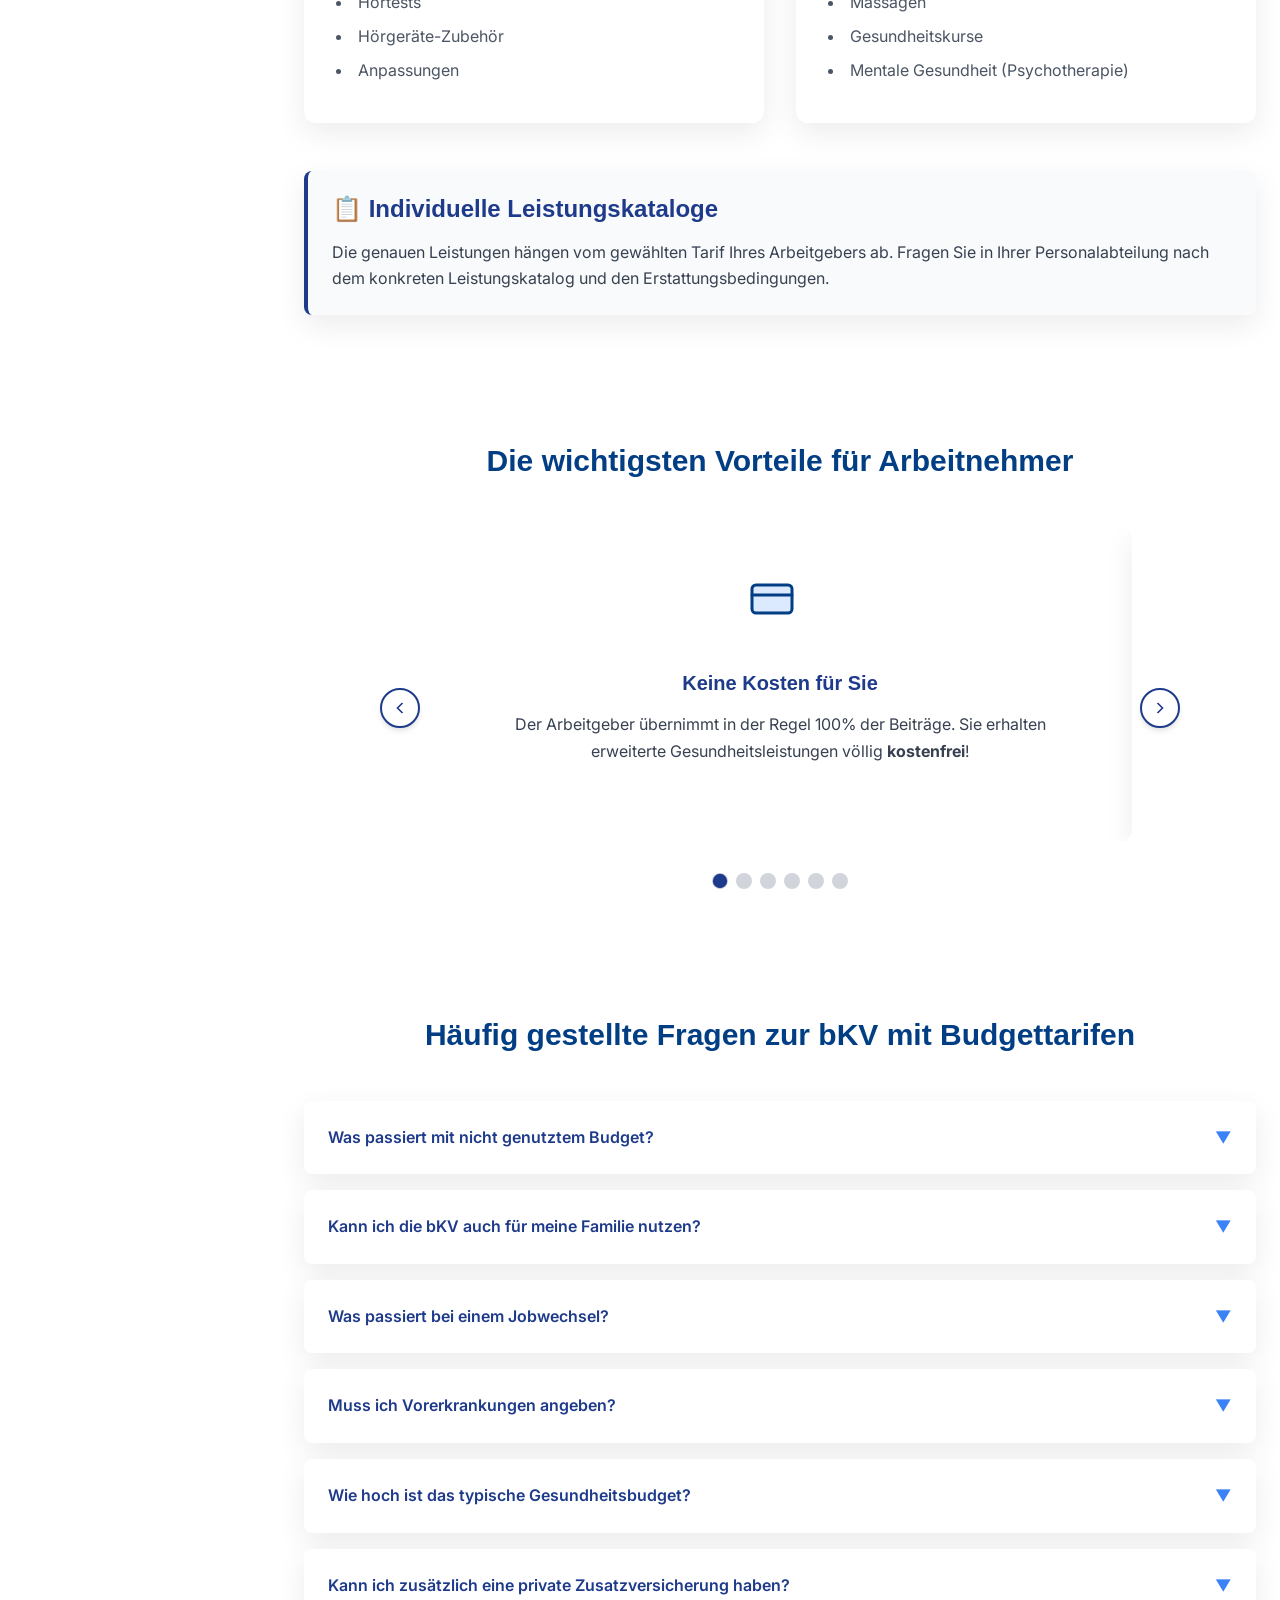
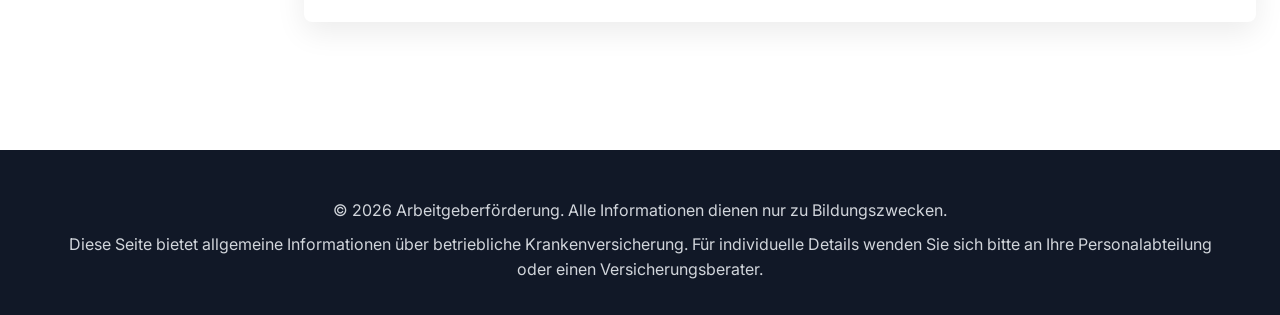
<file: bkv.html>
<!DOCTYPE html>
<html lang="de">

<head>
    <meta charset="UTF-8">
    <meta name="viewport" content="width=device-width, initial-scale=1.0">
    <title>Betriebliche Krankenversicherung (bKV)</title>
    <meta name="description"
        content="Alles über betriebliche Krankenversicherung mit Budgettarifen: Flexibles Gesundheitsbudget, steuerfreie Vorteile und erweiterte Gesundheitsleistungen für Arbeitnehmer.">
    <link rel="stylesheet" href="style.css">
    <link rel="preconnect" href="https://fonts.googleapis.com">
    <link rel="preconnect" href="https://fonts.gstatic.com" crossorigin>
    <link href="https://fonts.googleapis.com/css2?family=Inter:wght@400;500;600;700&display=swap" rel="stylesheet">
</head>

<body>
    <!-- Navigation -->
    <nav class="navbar">
        <div class="nav-container">
            <ul class="nav-menu" id="navMenu">
                <li><span class="nav-link disabled">Dashboard</span></li>
                <li><span class="nav-link disabled">Daten</span></li>
                <li><a href="index.html" class="nav-link active">Beratung</a></li>
                <li><span class="nav-link disabled">Verträge</span></li>
            </ul>
        </div>
    </nav>

    <!-- Hero Section -->
    <div class="app-layout">
        <!-- Sidebar -->
        <aside class="sidebar" id="sidebar">
            <ul class="sidebar-menu">
                <li class="sidebar-item">
                    <a href="index.html" class="sidebar-link active"
                        style="display: flex; align-items: center; justify-content: space-between;">
                        <span style="display: flex; align-items: center; gap: 0.5rem;">
                            <!-- Icon for Arbeitgeberförderung -->
                            <svg xmlns="http://www.w3.org/2000/svg" class="icon-blue"
                                style="width: 1.25rem; height: 1.25rem;" viewBox="0 0 24 24" fill="none"
                                stroke="currentColor" stroke-width="2" stroke-linecap="round" stroke-linejoin="round">
                                <rect x="2" y="7" width="20" height="14" rx="2" ry="2" />
                                <path d="M16 21V5a2 2 0 0 0-2-2h-4a2 2 0 0 0-2 2v16" />
                            </svg>
                            Arbeitgeberförderung
                        </span>
                        <svg xmlns="http://www.w3.org/2000/svg" class="sidebar-icon-arrow icon-blue"
                            id="sidebarToggleArrow" style="width: 1rem; height: 1rem; cursor: pointer;"
                            viewBox="0 0 24 24" fill="none" stroke="currentColor" stroke-width="2"
                            stroke-linecap="round" stroke-linejoin="round">
                            <polyline points="6 9 12 15 18 9" />
                        </svg>
                    </a>
                    <ul class="sidebar-sub-menu open" id="sidebarSubMenu">
                        <li><a href="vl.html" class="sidebar-sub-link">Vermögenswirksame Leistungen</a></li>
                        <li><a href="bav.html" class="sidebar-sub-link">Betriebliche Altersvorsorge</a></li>
                        <li><a href="bkv.html" class="sidebar-sub-link active">Betriebliche Krankenversicherung</a></li>
                    </ul>
                </li>
                <li class="sidebar-item">
                    <a href="pkv.html" class="sidebar-link" style="display: flex; align-items: center; gap: 0.5rem;">
                        <svg xmlns="http://www.w3.org/2000/svg" class="icon-blue"
                            style="width: 1.25rem; height: 1.25rem;" viewBox="0 0 24 24" fill="none"
                            stroke="currentColor" stroke-width="2" stroke-linecap="round" stroke-linejoin="round">
                            <path d="M22 12h-4l-3 9L9 3l-3 9H2" />
                        </svg> Private Krankenversicherung
                    </a>
                </li>
                <li class="sidebar-item">
                    <a href="baufinanzierung.html" class="sidebar-link"
                        style="display: flex; align-items: center; gap: 0.5rem; justify-content: flex-start;">
                        <svg xmlns="http://www.w3.org/2000/svg" class="icon-blue"
                            style="width: 1.25rem; height: 1.25rem;" viewBox="0 0 24 24" fill="none"
                            stroke="currentColor" stroke-width="2" stroke-linecap="round" stroke-linejoin="round">
                            <path d="M3 21h18M5 21V7l8-4 8 4v14M8 21v-2a4 4 0 0 1 8 0v2" />
                        </svg> Baufinanzierung
                    </a>
                </li>
                <li class="sidebar-item">
                    <a href="vermoegensanlage.html" class="sidebar-link"
                        style="display: flex; align-items: center; justify-content: space-between;">
                        <span style="display: flex; align-items: center; gap: 0.5rem;">
                            <svg xmlns="http://www.w3.org/2000/svg" class="icon-blue"
                                style="width: 1.25rem; height: 1.25rem;" viewBox="0 0 24 24" fill="none"
                                stroke="currentColor" stroke-width="2" stroke-linecap="round" stroke-linejoin="round">
                                <line x1="12" y1="1" x2="12" y2="23" />
                                <path d="M17 5H9.5a3.5 3.5 0 0 0 0 7h5a3.5 3.5 0 0 1 0 7H6" />
                            </svg>
                            Vermögensanlage
                        </span>
                        <svg xmlns="http://www.w3.org/2000/svg" class="sidebar-icon-arrow icon-blue"
                            id="sidebarToggleArrow2" style="width: 1rem; height: 1rem; cursor: pointer;"
                            viewBox="0 0 24 24" fill="none" stroke="currentColor" stroke-width="2"
                            stroke-linecap="round" stroke-linejoin="round">
                            <polyline points="6 9 12 15 18 9" />
                        </svg>
                    </a>
                    <ul class="sidebar-sub-menu" id="sidebarSubMenu2">
                        <li><a href="sparen-vs-investieren.html" class="sidebar-sub-link">Sparen vs. Investieren</a></li>
                        <li><a href="zinseszinseffekt.html" class="sidebar-sub-link">Zinseszinseffekt</a></li>
                        <li><a href="cost-average-effekt.html" class="sidebar-sub-link">Cost-Average-Effekt</a></li>
                        <li><a href="diversifikation.html" class="sidebar-sub-link">Diversifikation</a></li>
                        <li><a href="krisen-sind-chancen.html" class="sidebar-sub-link">Krisen sind Chancen</a></li>
                    </ul>
                </li>
                <li class="sidebar-item">
                    <a href="immobilie.html" class="sidebar-link"
                        style="display: flex; align-items: center; gap: 0.5rem; justify-content: flex-start;">
                        <svg xmlns="http://www.w3.org/2000/svg" class="icon-blue"
                            style="width: 1.25rem; height: 1.25rem;" viewBox="0 0 24 24" fill="none"
                            stroke="currentColor" stroke-width="2" stroke-linecap="round" stroke-linejoin="round">
                            <path d="M3 9l9-7 9 7v11a2 2 0 0 1-2 2H5a2 2 0 0 1-2-2z" />
                            <polyline points="9 22 9 12 15 12 15 22" />
                        </svg>
                        Immobilie
                    </a>
                </li>
                <li class="sidebar-item">
                    <a href="kapitalanlageimmobilie.html" class="sidebar-link"
                        style="display: flex; align-items: center; gap: 0.5rem; justify-content: flex-start;">
                        <svg xmlns="http://www.w3.org/2000/svg" class="icon-blue"
                            style="width: 1.25rem; height: 1.25rem;" viewBox="0 0 24 24" fill="none"
                            stroke="currentColor" stroke-width="2" stroke-linecap="round" stroke-linejoin="round">
                            <path d="M3 9l9-7 9 7v11a2 2 0 0 1-2 2H5a2 2 0 0 1-2-2z" />
                            <polyline points="9 22 9 12 15 12 15 22" />
                        </svg>
                        Kapitalanlageimmobilie
                    </a>
                </li>
            </ul>
        </aside>

        <!-- Main Content -->
        <main class="main-content">
            <!-- Hero Section -->
            <section class="hero">
                <div class="hero-container">
                    <div class="hero-content">
                        <h1>Betriebliche Krankenversicherung</h1>
                        <p class="hero-subtitle">
                            Profitieren Sie von erweiterten Gesundheitsleistungen durch Budgettarife.
                            Ihr Arbeitgeber stellt Ihnen ein flexibles Gesundheitsbudget zur Verfügung –
                            steuer- und sozialabgabenfrei für bessere Gesundheitsversorgung.
                        </p>
                    </div>
                    <div class="hero-illustration">
                        <img src="images/bkv_header_new.png" alt="Betriebliche Krankenversicherung Illustration">
                    </div>
                </div>
            </section>

            <!-- Was ist bKV Section -->
            <section class="section">
                <div class="container">
                    <h2>Was ist betriebliche Krankenversicherung (bKV)?</h2>
                    <p>
                        Die <strong>betriebliche Krankenversicherung</strong> ist eine vom Arbeitgeber
                        finanzierte Zusatzversicherung, die Ihnen Zugang zu erweiterten Gesundheits-
                        leistungen ermöglicht. Diese gehen über den Standard der gesetzlichen
                        Krankenversicherung (GKV) hinaus und schließen Versorgungslücken.
                    </p>
                    <p>
                        Bei <strong>Budgettarifen</strong> stellt Ihnen Ihr Arbeitgeber ein festes
                        jährliches <strong>Gesundheitsbudget</strong> zur Verfügung, das Sie flexibel
                        für verschiedene Gesundheitsleistungen Ihrer Wahl nutzen können – ganz nach
                        Ihrem individuellen Bedarf!
                    </p>

                    <div class="info-box">
                        <h3>💡 Das Besondere an Budgettarifen</h3>
                        <p>
                            Im Gegensatz zu klassischen Zusatzversicherungen gibt es meist <strong>keine
                                Gesundheitsprüfung, keine Wartezeiten</strong> und <strong>keinen Ausschluss
                                bei Vorerkrankungen</strong>. Der Versicherungsschutz gilt ab dem ersten Tag!
                        </p>
                    </div>
                </div>
            </section>

            <!-- Wie funktioniert der Budgettarif -->
            <section class="section section--alt">
                <div class="container">
                    <h2 class="text-center">Wie funktioniert ein Budgettarif?</h2>
                    <p class="text-center mb-xl">
                        Einfach, flexibel und individuell – so nutzen Sie Ihr Gesundheitsbudget
                    </p>

                    <div class="steps-grid">
                        <div class="step">
                            <div class="step-number">1</div>
                            <h4>Arbeitgeber legt Budget fest</h4>
                            <p>
                                Ihr Arbeitgeber wählt ein jährliches Gesundheitsbudget für Sie aus,
                                typischerweise zwischen <strong>300 € und 1.500 €</strong> pro Jahr.
                                Die Beiträge übernimmt der Arbeitgeber zu 100%.
                            </p>
                        </div>

                        <div class="step">
                            <div class="step-number">2</div>
                            <h4>Sofortiger Versicherungsschutz</h4>
                            <p>
                                Sie erhalten <strong>ohne Gesundheitsprüfung</strong> und ohne Wartezeiten
                                sofort Zugang zu Ihrem Budget. Auch bei Vorerkrankungen gibt es in der
                                Regel keine Einschränkungen.
                            </p>
                        </div>

                        <div class="step">
                            <div class="step-number">3</div>
                            <h4>Flexible Budgetnutzung</h4>
                            <p>
                                Sie entscheiden selbst, wofür Sie Ihr Budget einsetzen: Brille, Zahnreinigung,
                                Osteopathie, Vorsorge – <strong>ganz nach Ihrem individuellen Bedarf</strong>.
                                Die Erstattung erfolgt meist digital per App.
                            </p>
                        </div>

                        <div class="step">
                            <div class="step-number">4</div>
                            <h4>Steuer- und abgabenfrei</h4>
                            <p>
                                Beiträge bis <strong>50 € monatlich</strong> (600 € jährlich) sind für Sie
                                als Sachbezug <strong>steuer- und sozialabgabenfrei</strong>. Sie erhalten
                                die Leistung ohne eigene Kosten!
                            </p>
                        </div>
                    </div>

                    <div class="highlight-box mt-xl">
                        <h3>Beispiel: So nutzen Sie Ihr Gesundheitsbudget</h3>
                        <p>
                            Ihr Arbeitgeber stellt Ihnen 900 € jährlich zur Verfügung. Sie nutzen
                            300 € für eine neue Brille, 150 € für professionelle Zahnreinigung,
                            200 € für Osteopathie-Behandlungen und 250 € für Vorsorge-Untersuchungen.
                            <strong>Alles für Sie kostenfrei!</strong>
                        </p>
                    </div>
                </div>
            </section>

            <!-- Welche Leistungen sind abgedeckt -->
            <section class="section">
                <div class="container">
                    <h2 class="text-center mb-xl">Welche Leistungen können Sie mit Ihrem Budget nutzen?</h2>

                    <div class="card-grid">
                        <div class="card">
                            <div class="card-icon">
                                <svg xmlns="http://www.w3.org/2000/svg" class="icon-blue" viewBox="0 0 24 24"
                                    fill="none" stroke="currentColor" stroke-width="2" stroke-linecap="round"
                                    stroke-linejoin="round">
                                    <circle cx="6" cy="15" r="4" />
                                    <circle cx="18" cy="15" r="4" />
                                    <path d="M14 15a2 2 0 0 0-2-2 2 2 0 0 0-2 2" />
                                    <path d="M2.5 13L5 7c.7-1.3 1.4-2 3-2" />
                                    <path d="M21.5 13L19 7c-.7-1.3-1.4-2-3-2" />
                                </svg>
                            </div>
                            <h3>Sehhilfen</h3>
                            <ul>
                                <li>Brillen und Kontaktlinsen</li>
                                <li>Augen-Laser-Behandlungen</li>
                                <li>Glaukom-Vorsorge</li>
                                <li>Sehstärkenbestimmung</li>
                            </ul>
                        </div>

                        <div class="card">
                            <div class="card-icon">
                                <svg xmlns="http://www.w3.org/2000/svg" class="icon-blue" viewBox="0 0 24 24"
                                    fill="none" stroke="currentColor" stroke-width="2" stroke-linecap="round"
                                    stroke-linejoin="round">
                                    <path d="M7 20h10" />
                                    <path d="M10 20c5.5-2.5.8-6.4 3-10" />
                                    <path d="M9.5 20c5.5-2.5.8-6.4 3-10" transform="matrix(-1 0 0 1 24 0)" />
                                    <path d="M12 14v4" />
                                </svg>
                            </div>
                            <h3>Zahnleistungen</h3>
                            <ul>
                                <li>Professionelle Zahnreinigung</li>
                                <li>Hochwertiger Zahnersatz</li>
                                <li>Zahnbehandlungen</li>
                                <li>Kieferorthopädie</li>
                            </ul>
                        </div>

                        <div class="card">
                            <div class="card-icon">
                                <svg xmlns="http://www.w3.org/2000/svg" class="icon-blue" viewBox="0 0 24 24"
                                    fill="none" stroke="currentColor" stroke-width="2" stroke-linecap="round"
                                    stroke-linejoin="round">
                                    <path d="M22 12h-4l-3 9L9 3l-3 9H2" />
                                </svg>
                            </div>
                            <h3>Alternative Heilmethoden</h3>
                            <ul>
                                <li>Osteopathie</li>
                                <li>Heilpraktiker-Behandlungen</li>
                                <li>Chiropraktik</li>
                                <li>Akupunktur</li>
                            </ul>
                        </div>

                        <div class="card">
                            <div class="card-icon">
                                <svg xmlns="http://www.w3.org/2000/svg" class="icon-blue" viewBox="0 0 24 24"
                                    fill="none" stroke="currentColor" stroke-width="2" stroke-linecap="round"
                                    stroke-linejoin="round">
                                    <path d="M10.5 20.5l10-10a4.95 4.95 0 1 0-7-7l-10 10a4.95 4.95 0 1 0 7 7Z" />
                                    <path d="m8.5 8.5 7 7" />
                                </svg>
                            </div>
                            <h3>Vorsorge & Prävention</h3>
                            <ul>
                                <li>Zusätzliche Vorsorgeuntersuchungen</li>
                                <li>Krebsfrüherkennung</li>
                                <li>Impfungen (z.B. Reiseimpfungen)</li>
                                <li>Gesundheitschecks</li>
                            </ul>
                        </div>

                        <div class="card">
                            <div class="card-icon">
                                <svg xmlns="http://www.w3.org/2000/svg" class="icon-blue" viewBox="0 0 24 24"
                                    fill="none" stroke="currentColor" stroke-width="2" stroke-linecap="round"
                                    stroke-linejoin="round">
                                    <path d="M6 8.5a6.5 6.5 0 1 1 13 0c0 6-6 6-6 10a3.5 3.5 0 1 1-7 0" />
                                    <path d="M15 13a2.5 2.5 0 1 0-5 0" />
                                </svg>
                            </div>
                            <h3>Hörhilfen</h3>
                            <ul>
                                <li>Hörgeräte</li>
                                <li>Hörtests</li>
                                <li>Hörgeräte-Zubehör</li>
                                <li>Anpassungen</li>
                            </ul>
                        </div>

                        <div class="card">
                            <div class="card-icon">
                                <svg xmlns="http://www.w3.org/2000/svg" class="icon-blue" viewBox="0 0 24 24"
                                    fill="none" stroke="currentColor" stroke-width="2" stroke-linecap="round"
                                    stroke-linejoin="round">
                                    <path d="M19 21v-2a4 4 0 0 0-4-4H9a4 4 0 0 0-4 4v2" />
                                    <circle cx="12" cy="7" r="4" />
                                </svg>
                            </div>
                            <h3>Gesundheit & Wellness</h3>
                            <ul>
                                <li>Physiotherapie</li>
                                <li>Massagen</li>
                                <li>Gesundheitskurse</li>
                                <li>Mentale Gesundheit (Psychotherapie)</li>
                            </ul>
                        </div>
                    </div>

                    <div class="info-box mt-xl">
                        <h3>📋 Individuelle Leistungskataloge</h3>
                        <p>
                            Die genauen Leistungen hängen vom gewählten Tarif Ihres Arbeitgebers ab.
                            Fragen Sie in Ihrer Personalabteilung nach dem konkreten Leistungskatalog
                            und den Erstattungsbedingungen.
                        </p>
                    </div>
                </div>
            </section>

            <!-- Vorteile für Arbeitnehmer -->
            <section class="section section--alt">
                <div class="container">
                    <h2 class="text-center mb-xl">Die wichtigsten Vorteile für Arbeitnehmer</h2>

                    <div class="slider-container" id="bkvSliderContainer"><button class="slider-btn slider-btn-prev"
                            id="bkvSliderPrevBtn" aria-label="Vorheriger Vorteil">
                            <svg xmlns="http://www.w3.org/2000/svg" viewBox="0 0 24 24" fill="none"
                                stroke="currentColor" stroke-width="2">
                                <polyline points="15 18 9 12 15 6"></polyline>
                            </svg>
                        </button>

                        <div class="slider-wrapper">
                            <div class="slider-track" id="bkvSliderTrack">
                                <div class="slider-item">
                                    <div class="feature-item">
                                        <div class="feature-icon">
                                            <svg xmlns="http://www.w3.org/2000/svg" class="icon-blue"
                                                viewBox="0 0 24 24" fill="none" stroke="currentColor" stroke-width="2"
                                                stroke-linecap="round" stroke-linejoin="round">
                                                <rect x="2" y="5" width="20" height="14" rx="2" />
                                                <line x1="2" y1="10" x2="22" y2="10" />
                                            </svg>
                                        </div>
                                        <div class="feature-content">
                                            <h4>Keine Kosten für Sie</h4>
                                            <p>Der Arbeitgeber übernimmt in der Regel 100% der Beiträge. Sie erhalten
                                                erweiterte
                                                Gesundheitsleistungen völlig <strong>kostenfrei</strong>!</p>
                                        </div>
                                    </div>
                                </div>

                                <div class="slider-item">
                                    <div class="feature-item">
                                        <div class="feature-icon">
                                            <svg xmlns="http://www.w3.org/2000/svg" class="icon-blue"
                                                viewBox="0 0 24 24" fill="none" stroke="currentColor" stroke-width="2"
                                                stroke-linecap="round" stroke-linejoin="round">
                                                <circle cx="12" cy="12" r="10" />
                                                <circle cx="12" cy="12" r="6" />
                                                <circle cx="12" cy="12" r="2" />
                                            </svg>
                                        </div>
                                        <div class="feature-content">
                                            <h4>Steuer- und Sozialabgabenfrei</h4>
                                            <p>Beiträge bis zu <strong>50 € monatlich (600 € jährlich)</strong> können
                                                als Sachbezug steuer- und
                                                sozialabgabenfrei verbucht werden. Kein Abzug vom Nettolohn!</p>
                                        </div>
                                    </div>
                                </div>

                                <div class="slider-item">
                                    <div class="feature-item">
                                        <div class="feature-icon">
                                            <svg xmlns="http://www.w3.org/2000/svg" class="icon-blue"
                                                viewBox="0 0 24 24" fill="none" stroke="currentColor" stroke-width="2"
                                                stroke-linecap="round" stroke-linejoin="round">
                                                <polygon points="13 2 3 14 12 14 11 22 21 10 12 10 13 2" />
                                            </svg>
                                        </div>
                                        <div class="feature-content">
                                            <h4>Sofortiger Schutz ohne Hürden</h4>
                                            <p><strong>Keine Gesundheitsprüfung, keine Wartezeiten, kein Ausschluss bei
                                                    Vorerkrankungen</strong>
                                                – Ihr Versicherungsschutz gilt ab Tag 1. Dies ist ein enormer Vorteil!
                                            </p>
                                        </div>
                                    </div>
                                </div>

                                <div class="slider-item">
                                    <div class="feature-item">
                                        <div class="feature-icon">
                                            <svg xmlns="http://www.w3.org/2000/svg" class="icon-blue"
                                                viewBox="0 0 24 24" fill="none" stroke="currentColor" stroke-width="2"
                                                stroke-linecap="round" stroke-linejoin="round">
                                                <circle cx="13.5" cy="6.5" r=".5" />
                                                <circle cx="17.5" cy="10.5" r=".5" />
                                                <circle cx="8.5" cy="7.5" r=".5" />
                                                <circle cx="6.5" cy="12.5" r=".5" />
                                                <path
                                                    d="M12 2A10 10 0 1 0 22 12c0-1.3-.8-2.5-2-2.5-1.1 0-2 .8-2 2 0 1.7-1.3 3-3 3-1.7 0-3-1.3-3-3 0-2.8 2.2-5 5-5z" />
                                            </svg>
                                        </div>
                                        <div class="feature-content">
                                            <h4>Maximale Flexibilität</h4>
                                            <p>Sie entscheiden selbst, wofür Sie Ihr Budget einsetzen. Je nach
                                                Lebenssituation können Sie die
                                                Leistungen wählen, die Sie gerade benötigen – ob Brille, Zahnreinigung
                                                oder Physiotherapie.</p>
                                        </div>
                                    </div>
                                </div>

                                <div class="slider-item">
                                    <div class="feature-item">
                                        <div class="feature-icon">
                                            <svg xmlns="http://www.w3.org/2000/svg" class="icon-blue"
                                                viewBox="0 0 24 24" fill="none" stroke="currentColor" stroke-width="2"
                                                stroke-linecap="round" stroke-linejoin="round">
                                                <path d="M16 21v-2a4 4 0 0 0-4-4H6a4 4 0 0 0-4 4v2" />
                                                <circle cx="9" cy="7" r="4" />
                                                <path d="M22 21v-2a4 4 0 0 0-3-3.87" />
                                                <path d="M16 3.13a4 4 0 0 1 0 7.75" />
                                            </svg>
                                        </div>
                                        <div class="feature-content">
                                            <h4>Familienabsicherung möglich</h4>
                                            <p>Viele Tarife ermöglichen die Mitversicherung von Partner und Kindern, was
                                                einen zusätzlichen
                                                Familienbonus darstellt und den Mehrwert der bKV deutlich erhöht.</p>
                                        </div>
                                    </div>
                                </div>

                                <div class="slider-item">
                                    <div class="feature-item">
                                        <div class="feature-icon">
                                            <svg xmlns="http://www.w3.org/2000/svg" class="icon-blue"
                                                viewBox="0 0 24 24" fill="none" stroke="currentColor" stroke-width="2"
                                                stroke-linecap="round" stroke-linejoin="round">
                                                <circle cx="8" cy="8" r="6" />
                                                <path d="M18.09 10.37A6 6 0 1 1 10.34 18" />
                                                <path d="M7 6h1v4" />
                                                <path d="M17.12 10.22a3 3 0 0 0-2.12-2.12" />
                                            </svg>
                                        </div>
                                        <div class="feature-content">
                                            <h4>Kostenersparnis</h4>
                                            <p>Viele Gesundheitsleistungen wie Brillen, Zahnreinigung oder
                                                Physiotherapie würden Sie sonst aus
                                                eigener Tasche zahlen. Mit der bKV sparen Sie jährlich mehrere hundert
                                                Euro!</p>
                                        </div>
                                    </div>
                                </div>
                            </div>
                        </div>

                        <button class="slider-btn slider-btn-next" id="bkvSliderNextBtn" aria-label="Nächster Vorteil">
                            <svg xmlns="http://www.w3.org/2000/svg" viewBox="0 0 24 24" fill="none"
                                stroke="currentColor" stroke-width="2">
                                <polyline points="9 18 15 12 9 6"></polyline>
                            </svg>
                        </button>

                        <div class="slider-dots">
                            <button class="slider-dot active" data-index="0" aria-label="Vorteil 1"></button>
                            <button class="slider-dot" data-index="1" aria-label="Vorteil 2"></button>
                            <button class="slider-dot" data-index="2" aria-label="Vorteil 3"></button>
                            <button class="slider-dot" data-index="3" aria-label="Vorteil 4"></button>
                            <button class="slider-dot" data-index="4" aria-label="Vorteil 5"></button>
                            <button class="slider-dot" data-index="5" aria-label="Vorteil 6"></button>
                        </div>
                    </div>
                </div>
            </section>

            <!-- FAQ -->
            <section class="section section--alt">
                <div class="container">
                    <h2 class="text-center mb-xl">Häufig gestellte Fragen zur bKV mit Budgettarifen</h2>

                    <div class="accordion">
                        <div class="accordion-item">
                            <div class="accordion-header">
                                <span>Was passiert mit nicht genutztem Budget?</span>
                                <span class="accordion-icon">▼</span>
                            </div>
                            <div class="accordion-content">
                                <div class="accordion-body">
                                    <p>
                                        Dies hängt vom konkreten Tarif ab:
                                    </p>
                                    <ul>
                                        <li><strong>Budget verfällt am Jahresende:</strong> Bei vielen Tarifen
                                            muss das Budget innerhalb des Kalenderjahres genutzt werden. Nicht
                                            genutzte Beträge verfallen.</li>
                                        <li><strong>Budget-Verdopplung:</strong> Einige Tarife bieten die
                                            Möglichkeit, dass sich nicht genutztes Budget im Folgejahr verdoppelt
                                            oder teilweise übertragen wird.</li>
                                        <li><strong>Budgetübertragung:</strong> Manche Anbieter erlauben
                                            eine Übertragung des Restbudgets ins Folgejahr.</li>
                                    </ul>
                                    <p>
                                        <strong>Tipp:</strong> Informieren Sie sich bei Ihrer Personalabteilung
                                        über die genauen Konditionen Ihres Tarifs!
                                    </p>
                                </div>
                            </div>
                        </div>

                        <div class="accordion-item">
                            <div class="accordion-header">
                                <span>Kann ich die bKV auch für meine Familie nutzen?</span>
                                <span class="accordion-icon">▼</span>
                            </div>
                            <div class="accordion-content">
                                <div class="accordion-body">
                                    <p>
                                        <strong>Ja, bei vielen Tarifen ist eine Familienabsicherung möglich!</strong>
                                    </p>
                                    <p>
                                        Je nach Tarif können Sie:
                                    </p>
                                    <ul>
                                        <li>Ihren Ehe- oder Lebenspartner mit einschließen</li>
                                        <li>Ihre Kinder mitversichern</li>
                                        <li>Das Budget für die gesamte Familie nutzen</li>
                                    </ul>
                                    <p>
                                        <strong>Wichtig:</strong> Die Mitversicherung von Familienangehörigen
                                        bedeutet meist, dass das Budget auf alle versicherten Personen aufgeteilt
                                        wird. Fragen Sie bei Ihrem Arbeitgeber nach, ob und zu welchen Konditionen
                                        eine Familienversicherung möglich ist.
                                    </p>
                                </div>
                            </div>
                        </div>

                        <div class="accordion-item">
                            <div class="accordion-header">
                                <span>Was passiert bei einem Jobwechsel?</span>
                                <span class="accordion-icon">▼</span>
                            </div>
                            <div class="accordion-content">
                                <div class="accordion-body">
                                    <p>
                                        Die betriebliche Krankenversicherung ist an Ihren Arbeitgeber gebunden.
                                        Bei einem Jobwechsel haben Sie folgende Optionen:
                                    </p>
                                    <ul>
                                        <li><strong>Neuer Arbeitgeber bietet bKV an:</strong> Sie können in
                                            die bKV des neuen Arbeitgebers wechseln (meist ohne Gesundheitsprüfung).
                                        </li>
                                        <li><strong>Privat weiterführen:</strong> Bei einigen Versicherern können
                                            Sie den Vertrag privat weiterführen, müssen dann aber selbst die Beiträge
                                            zahlen (und verlieren die Steuervorteile).</li>
                                        <li><strong>Versicherung endet:</strong> Wenn Sie den Vertrag nicht privat
                                            weiterführen, endet die Versicherung mit dem Arbeitsverhältnis. Bereits
                                            laufende Behandlungen sollten Sie noch innerhalb des Budgets abrechnen.</li>
                                    </ul>
                                    <p>
                                        <strong>Tipp:</strong> Prüfen Sie bei neuen Arbeitgebern, ob eine bKV
                                        angeboten wird – es ist ein wertvoller Benefit!
                                    </p>
                                </div>
                            </div>
                        </div>

                        <div class="accordion-item">
                            <div class="accordion-header">
                                <span>Muss ich Vorerkrankungen angeben?</span>
                                <span class="accordion-icon">▼</span>
                            </div>
                            <div class="accordion-content">
                                <div class="accordion-body">
                                    <p>
                                        <strong>Nein!</strong> Das ist einer der größten Vorteile der bKV mit
                                        Budgettarifen:
                                    </p>
                                    <ul>
                                        <li><strong>Keine Gesundheitsprüfung:</strong> Sie müssen in der Regel
                                            keine Gesundheitsfragen beantworten</li>
                                        <li><strong>Kein Ausschluss bei Vorerkrankungen:</strong> Auch bestehende
                                            Erkrankungen sind versichert</li>
                                        <li><strong>Sofortiger Schutz:</strong> Alle Leistungen stehen Ihnen ab
                                            dem ersten Tag zur Verfügung</li>
                                        <li><strong>Keine Wartezeiten:</strong> Sie können das Budget sofort nutzen</li>
                                    </ul>
                                    <p>
                                        Dies macht die bKV besonders wertvoll im Vergleich zu privaten
                                        Zusatzversicherungen, bei denen Vorerkrankungen oft zu Ausschlüssen
                                        oder Risikozuschlägen führen!
                                    </p>
                                </div>
                            </div>
                        </div>

                        <div class="accordion-item">
                            <div class="accordion-header">
                                <span>Wie hoch ist das typische Gesundheitsbudget?</span>
                                <span class="accordion-icon">▼</span>
                            </div>
                            <div class="accordion-content">
                                <div class="accordion-body">
                                    <p>
                                        Die Höhe des Gesundheitsbudgets variiert je nach Tarif und Arbeitgeber:
                                    </p>
                                    <ul>
                                        <li><strong>Einstiegstarife:</strong> 300 bis 600 € pro Jahr</li>
                                        <li><strong>Standardtarife:</strong> 600 bis 900 € pro Jahr</li>
                                        <li><strong>Premiumtarife:</strong> 900 bis 1.500 € pro Jahr</li>
                                    </ul>
                                    <p>
                                        <strong>Steuerfreie Grenze beachten:</strong> Arbeitgeber bleiben häufig
                                        bei einem Budget von maximal 600 € jährlich (50 € monatlich), da dieser
                                        Betrag als Sachbezug steuer- und sozialabgabenfrei ist.
                                    </p>
                                    <p>
                                        Höhere Budgets sind möglich, können aber zur Pauschalversteuerung oder
                                        zu steuerpflichtigen Leistungen führen. Fragen Sie bei Ihrer
                                        Personalabteilung nach der Höhe Ihres individuellen Budgets.
                                    </p>
                                </div>
                            </div>
                        </div>

                        <div class="accordion-item">
                            <div class="accordion-header">
                                <span>Kann ich zusätzlich eine private Zusatzversicherung haben?</span>
                                <span class="accordion-icon">▼</span>
                            </div>
                            <div class="accordion-content">
                                <div class="accordion-body">
                                    <p>
                                        <strong>Ja, das ist grundsätzlich möglich!</strong> Die bKV und private
                                        Zusatzversicherungen können sich sogar gut ergänzen:
                                    </p>
                                    <ul>
                                        <li><strong>Kein Ausschluss:</strong> Sie können zusätzlich zur bKV eine
                                            private Zusatzversicherung (z.B. für Zahnersatz oder Krankenhaus)
                                            abschließen</li>
                                        <li><strong>Doppelte Erstattung?</strong> In der Regel ist eine
                                            Doppelerstattung nicht möglich. Sie können aber die Rechnung zuerst bei
                                            einer Versicherung einreichen und den Restbetrag bei der anderen</li>
                                        <li><strong>Ergänzung sinnvoll:</strong> Die bKV mit Budgettarifen deckt
                                            viele Bereiche ab. Eine private Zusatzversicherung kann für spezielle
                                            Bereiche (z.B. hochwertiger Zahnersatz, Krankenhaus) sinnvoll sein</li>
                                    </ul>
                                    <p>
                                        <strong>Tipp:</strong> Prüfen Sie erst, welche Leistungen die bKV abdeckt,
                                        bevor Sie zusätzliche private Versicherungen abschließen. Oft reicht die
                                        bKV völlig aus!
                                    </p>
                                </div>
                            </div>
                        </div>
                    </div>
                </div>
            </section>



            <!-- Footer -->
        </main>
    </div>

    <!-- Footer -->
    <footer class="footer">
        <div class="footer-content">
            <p>&copy; 2026 Arbeitgeberförderung. Alle Informationen dienen nur zu Bildungszwecken.</p>
            <p>
                Diese Seite bietet allgemeine Informationen über betriebliche Krankenversicherung.
                Für individuelle Details wenden Sie sich bitte an Ihre Personalabteilung oder einen
                Versicherungsberater.
            </p>
        </div>
    </footer>

    <!-- JavaScript -->
    <script>
        // Mobile Navigation Toggle
        const navToggle = document.getElementById('navToggle');
        const navMenu = document.getElementById('navMenu');

        if (navToggle) {
            navToggle.addEventListener('click', () => {
                document.querySelector('.sidebar').classList.toggle('active');
            });
        }

        // Sidebar Collapse Logic - only toggle on arrow click
        const subMenu = document.getElementById('sidebarSubMenu');
        const arrow = document.getElementById('sidebarToggleArrow');

        arrow.addEventListener('click', (e) => {
            e.preventDefault(); // Prevent navigation when clicking arrow
            e.stopPropagation(); // Stop event from bubbling to parent link
            subMenu.classList.toggle('open');
            arrow.style.transform = subMenu.classList.contains('open') ? 'rotate(180deg)' : 'rotate(0deg)';
        });

        // Sidebar Collapse Logic - Vermögensanlage
        const subMenu2 = document.getElementById('sidebarSubMenu2');
        const arrow2 = document.getElementById('sidebarToggleArrow2');
        if (arrow2 && subMenu2) {
            arrow2.addEventListener('click', (e) => {
                e.preventDefault();
                e.stopPropagation();
                subMenu2.classList.toggle('open');
                arrow2.style.transform = subMenu2.classList.contains('open') ? 'rotate(180deg)' : 'rotate(0deg)';
            });
        }

        // Accordion functionality
        const accordionHeaders = document.querySelectorAll('.accordion-header');

        accordionHeaders.forEach(header => {
            header.addEventListener('click', () => {
                const accordionItem = header.parentElement;
                const isActive = accordionItem.classList.contains('active');

                // Close all accordion items
                document.querySelectorAll('.accordion-item').forEach(item => {
                    item.classList.remove('active');
                });

                // Open clicked item if it wasn't active
                if (!isActive) {
                    accordionItem.classList.add('active');
                }
            });
        });

        // Smooth scroll
        document.querySelectorAll('a[href^="#"]').forEach(anchor => {
            anchor.addEventListener('click', function (e) {
                e.preventDefault();
                const target = document.querySelector(this.getAttribute('href'));
                if (target) {
                    target.scrollIntoView({
                        behavior: 'smooth',
                        block: 'start'
                    });
                }
            });
        });

        // bKV Slider functionality
        let bkvCurrentSlide = 0;
        const bkvSliderTrack = document.getElementById('bkvSliderTrack');
        const bkvTotalSlides = bkvSliderTrack ? bkvSliderTrack.querySelectorAll('.slider-item').length : 0;
        const bkvDots = document.querySelectorAll('#bkvSliderContainer .slider-dot');
        const bkvPrevBtn = document.getElementById('bkvSliderPrevBtn');
        const bkvNextBtn = document.getElementById('bkvSliderNextBtn');

        function bkvMoveSlide(direction) {
            bkvCurrentSlide += direction;
            if (bkvCurrentSlide < 0) bkvCurrentSlide = bkvTotalSlides - 1;
            if (bkvCurrentSlide >= bkvTotalSlides) bkvCurrentSlide = 0;
            bkvUpdateSlider();
        }

        function bkvGoToSlide(index) {
            bkvCurrentSlide = index;
            bkvUpdateSlider();
        }

        function bkvUpdateSlider() {
            if (bkvSliderTrack) {
                bkvSliderTrack.style.transform = `translateX(-${bkvCurrentSlide * 100}%)`;
            }
            bkvUpdateDots();
        }

        function bkvUpdateDots() {
            bkvDots.forEach((dot, index) => {
                dot.classList.toggle('active', index === bkvCurrentSlide);
            });
        }

        if (bkvPrevBtn) {
            bkvPrevBtn.addEventListener('click', () => bkvMoveSlide(-1));
        }

        if (bkvNextBtn) {
            bkvNextBtn.addEventListener('click', () => bkvMoveSlide(1));
        }

        bkvDots.forEach((dot, index) => {
            dot.addEventListener('click', () => bkvGoToSlide(index));
        });


    </script>
</body>

</html>
</file>
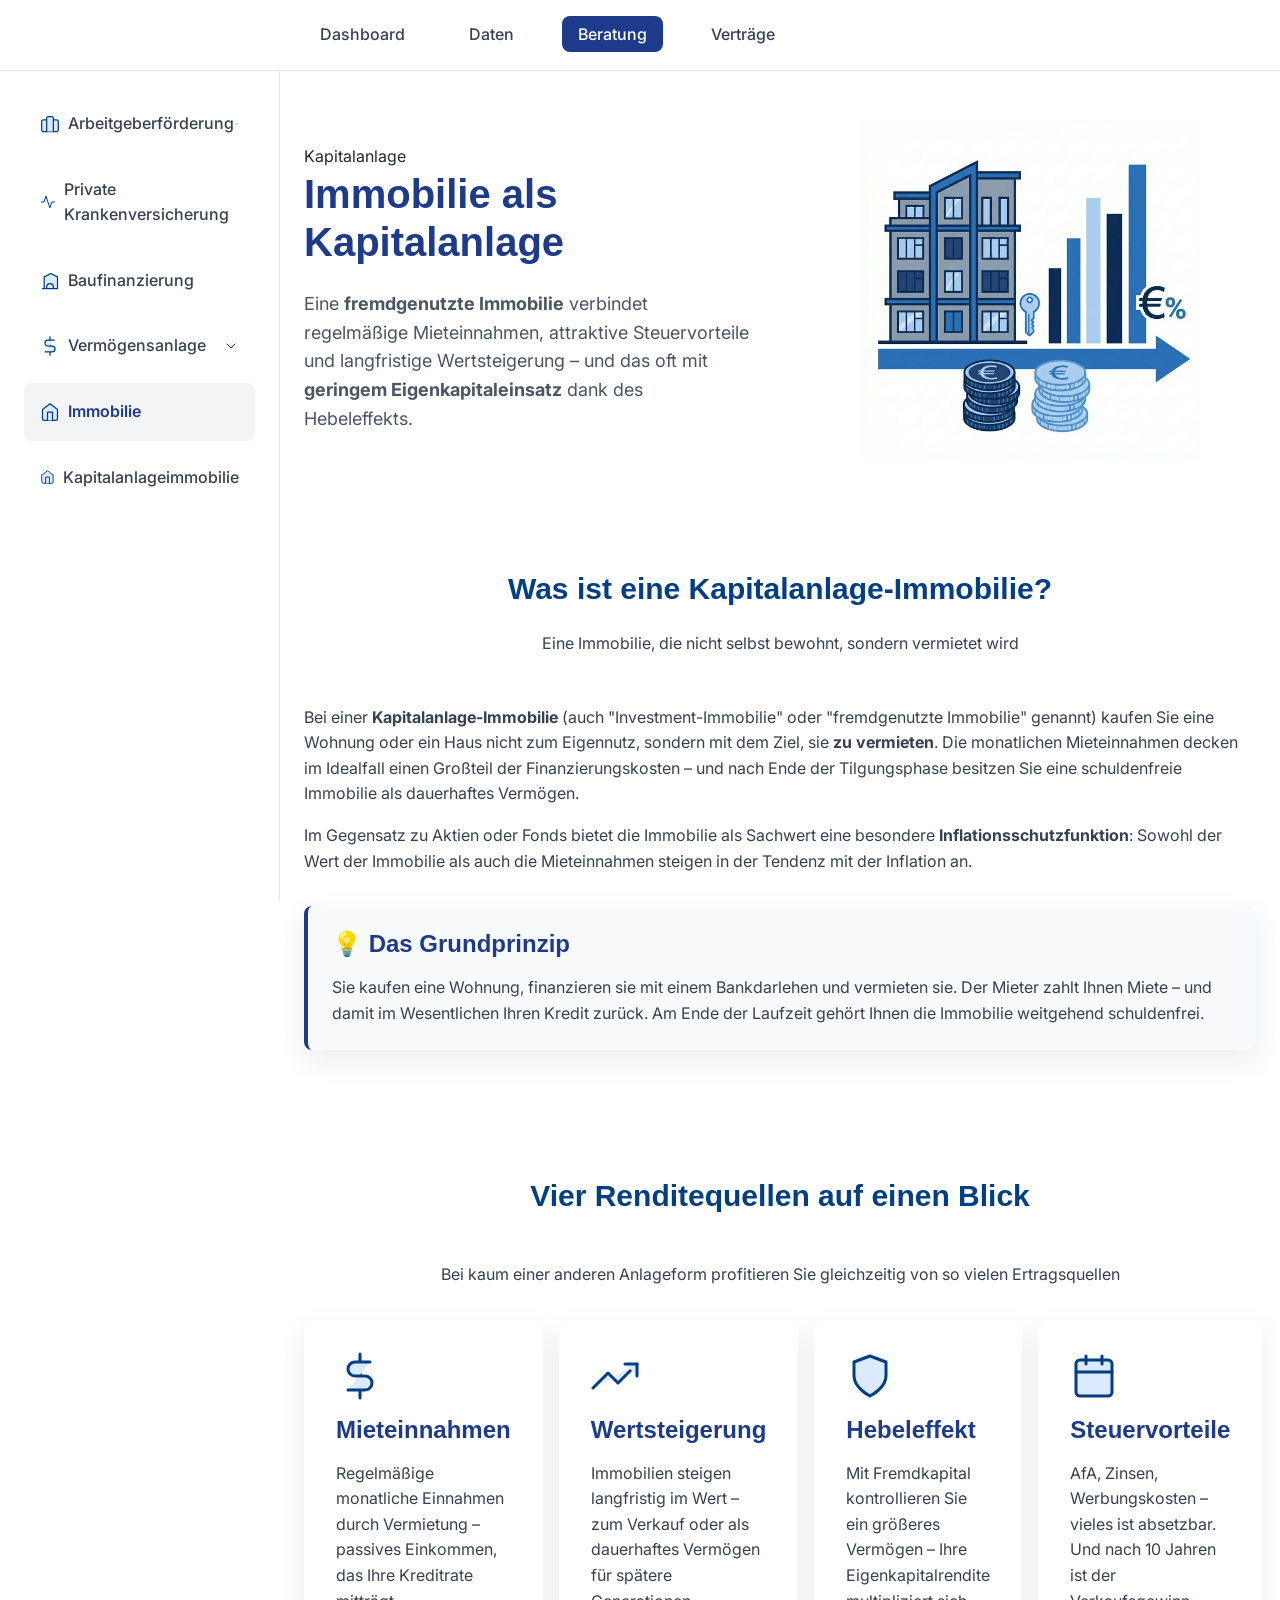
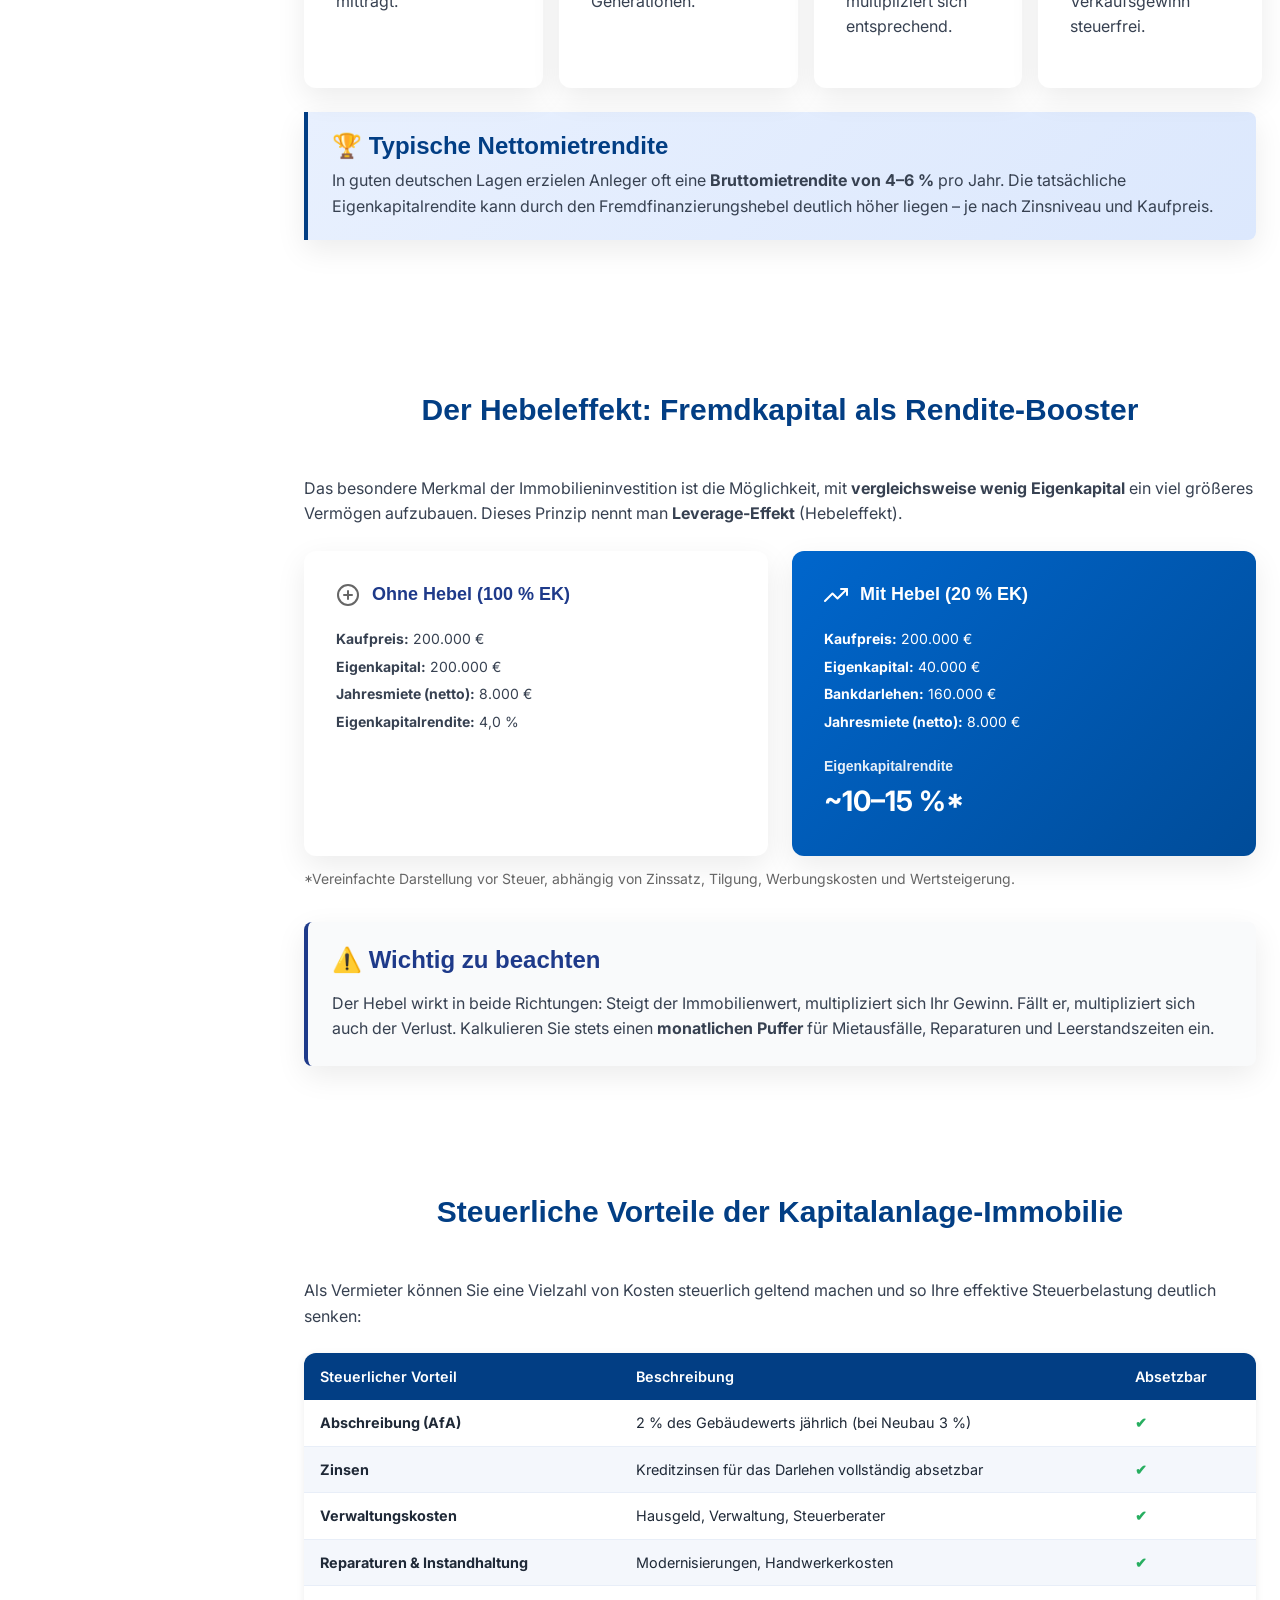
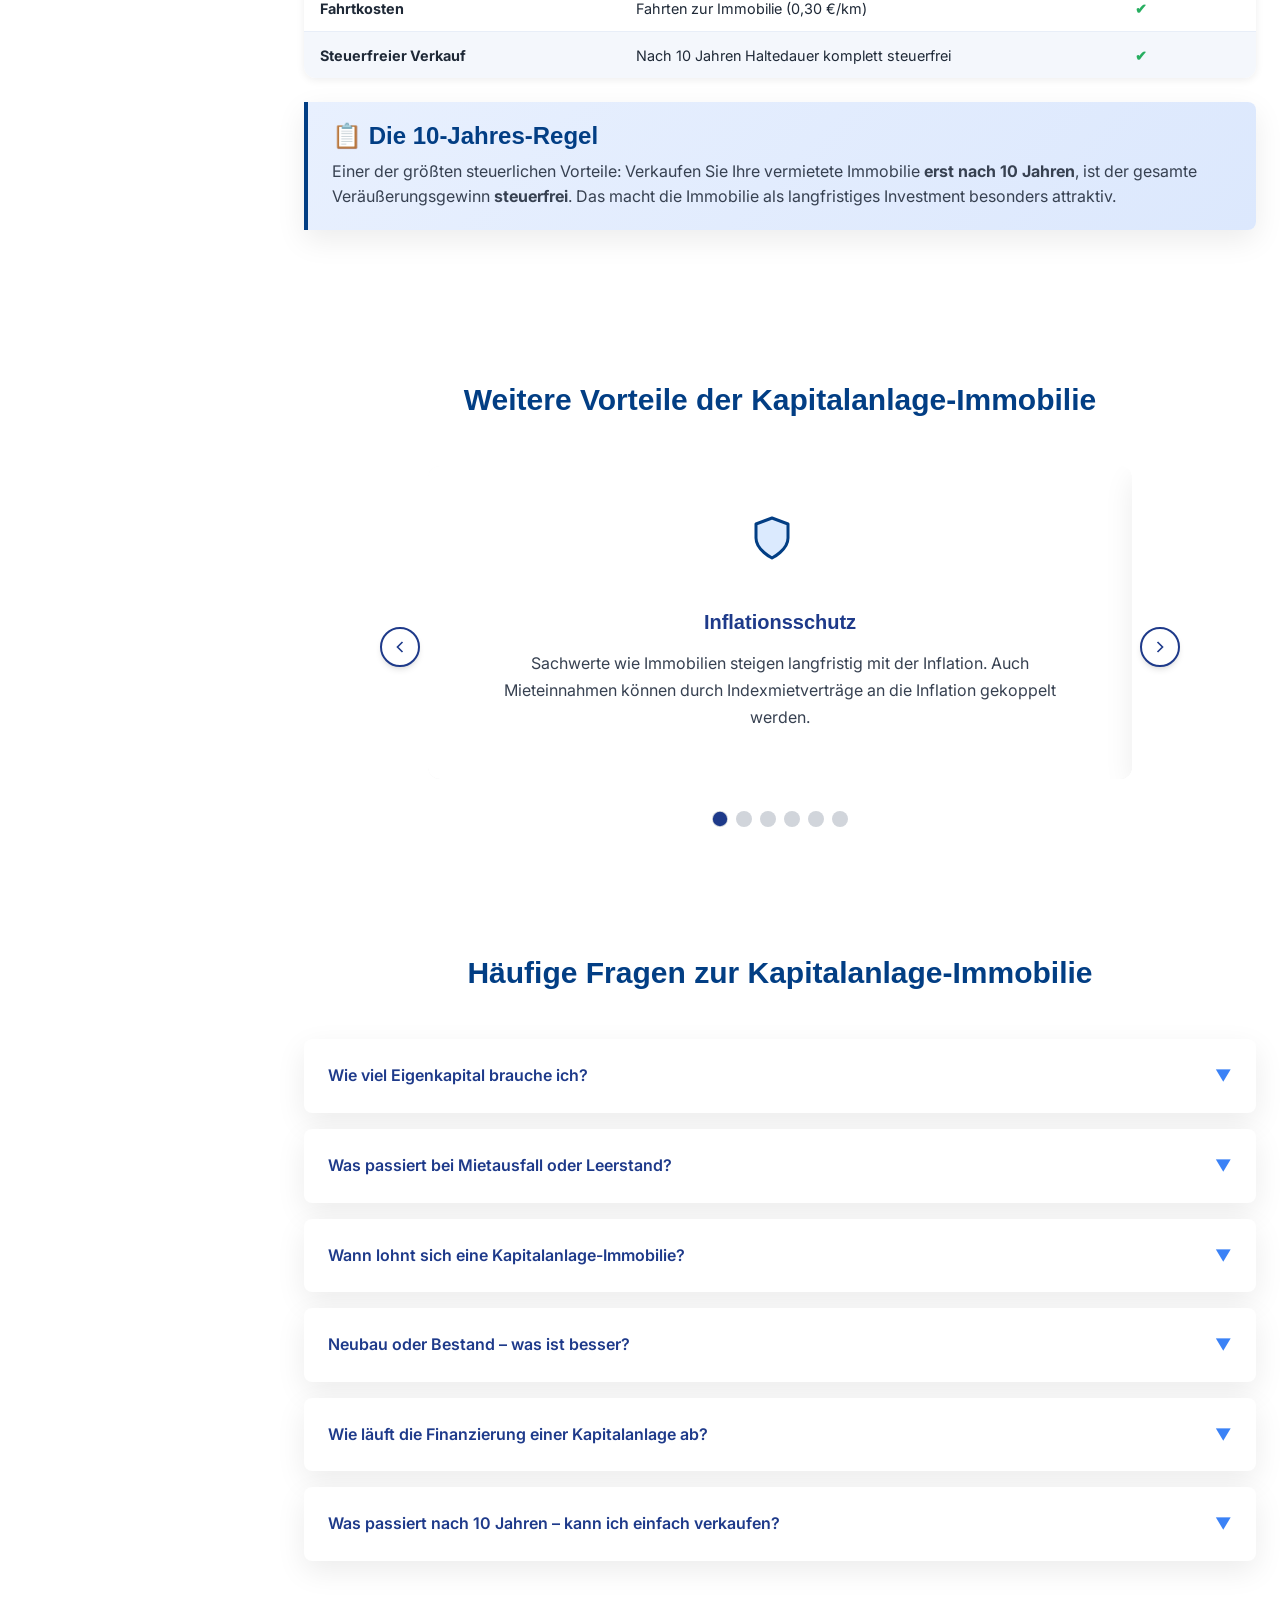
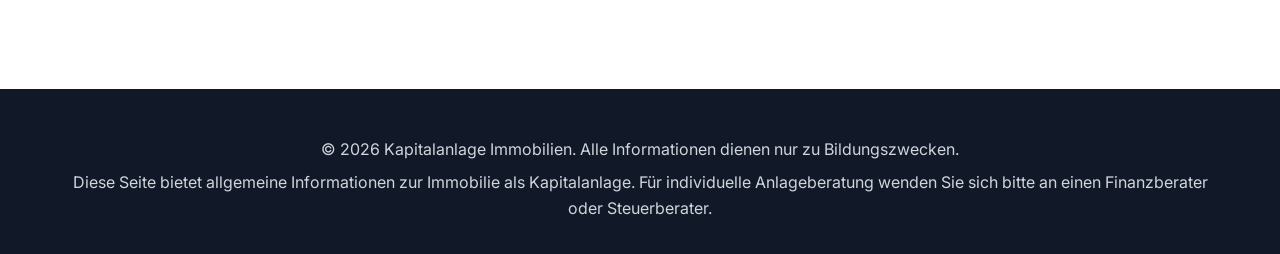
<file: immobilie.html>
<!DOCTYPE html>
<html lang="de">

<head>
    <meta charset="UTF-8">
    <meta name="viewport" content="width=device-width, initial-scale=1.0">
    <title>Immobilie als Kapitalanlage – Rendite, Steuervorteile & mehr</title>
    <meta name="description"
        content="Fremdgenutzte Immobilien als Kapitalanlage: Mieteinnahmen, Steuervorteile, Wertsteigerung und Hebeleffekt. Alles was Sie wissen müssen.">
    <link rel="stylesheet" href="style.css">
    <link rel="preconnect" href="https://fonts.googleapis.com">
    <link rel="preconnect" href="https://fonts.gstatic.com" crossorigin>
    <link href="https://fonts.googleapis.com/css2?family=Inter:wght@400;500;600;700&display=swap" rel="stylesheet">
    <style>
        /* ── removed custom rendite-card styles (now using .card) ── */

        /* ── Highlight box ── */
        .highlight-box {
            background: linear-gradient(135deg, #e8f0fe, #dce8fd);
            border-left: 4px solid #023e84;
            border-radius: 0 0.5rem 0.5rem 0;
            padding: 1.25rem 1.5rem;
            margin: 1.5rem 0;
        }

        .highlight-box h3 {
            margin-bottom: 0.5rem;
            color: #023e84;
        }

        /* ── Steuer-Tabelle ── */
        .steuer-table {
            width: 100%;
            border-collapse: collapse;
            margin: 1.5rem 0;
            font-size: 0.9rem;
            background: #fff;
            border-radius: 0.75rem;
            overflow: hidden;
            box-shadow: 0 2px 8px rgba(0, 0, 0, 0.07);
        }

        .steuer-table thead {
            background: #023e84;
            color: #fff;
        }

        .steuer-table th {
            padding: 0.75rem 1rem;
            text-align: left;
            font-weight: 600;
        }

        .steuer-table td {
            padding: 0.7rem 1rem;
            border-bottom: 1px solid #e8eef8;
        }

        .steuer-table tr:last-child td {
            border-bottom: none;
        }

        .steuer-table tr:nth-child(even) {
            background: #f4f7fc;
        }

        .steuer-table .check {
            color: #27ae60;
            font-weight: 700;
        }
    </style>
</head>

<body>
    <!-- Navigation -->
    <nav class="navbar">
        <div class="nav-container">
            <ul class="nav-menu" id="navMenu">
                <li><span class="nav-link disabled">Dashboard</span></li>
                <li><span class="nav-link disabled">Daten</span></li>
                <li><a href="index.html" class="nav-link active">Beratung</a></li>
                <li><span class="nav-link disabled">Verträge</span></li>
            </ul>
        </div>
    </nav>

    <div class="app-layout">
        <!-- Sidebar -->
        <aside class="sidebar" id="sidebar">
            <ul class="sidebar-menu">
                <li class="sidebar-item">
                    <a href="index.html" class="sidebar-link"
                        style="display: flex; align-items: center; justify-content: space-between;">
                        <span style="display: flex; align-items: center; gap: 0.5rem;">
                            <!-- Icon for Arbeitgeberförderung -->
                            <svg xmlns="http://www.w3.org/2000/svg" class="icon-blue"
                                style="width: 1.25rem; height: 1.25rem;" viewBox="0 0 24 24" fill="none"
                                stroke="currentColor" stroke-width="2" stroke-linecap="round" stroke-linejoin="round">
                                <rect x="2" y="7" width="20" height="14" rx="2" ry="2" />
                                <path d="M16 21V5a2 2 0 0 0-2-2h-4a2 2 0 0 0-2 2v16" />
                            </svg>
                            Arbeitgeberförderung
                        </span>
                        <svg xmlns="http://www.w3.org/2000/svg" class="sidebar-icon-arrow icon-blue"
                            id="sidebarToggleArrow" style="width: 1rem; height: 1rem; cursor: pointer;"
                            viewBox="0 0 24 24" fill="none" stroke="currentColor" stroke-width="2"
                            stroke-linecap="round" stroke-linejoin="round">
                            <polyline points="6 9 12 15 18 9" />
                        </svg>
                    </a>
                    <ul class="sidebar-sub-menu" id="sidebarSubMenu">
                        <li><a href="vl.html" class="sidebar-sub-link">Vermögenswirksame Leistungen</a></li>
                        <li><a href="bav.html" class="sidebar-sub-link">Betriebliche Altersvorsorge</a></li>
                        <li><a href="bkv.html" class="sidebar-sub-link">Betriebliche Krankenversicherung</a></li>
                    </ul>
                </li>
                <li class="sidebar-item">
                    <a href="pkv.html" class="sidebar-link" style="display: flex; align-items: center; gap: 0.5rem;">
                        <svg xmlns="http://www.w3.org/2000/svg" class="icon-blue"
                            style="width: 1.25rem; height: 1.25rem;" viewBox="0 0 24 24" fill="none"
                            stroke="currentColor" stroke-width="2" stroke-linecap="round" stroke-linejoin="round">
                            <path d="M22 12h-4l-3 9L9 3l-3 9H2" />
                        </svg> Private Krankenversicherung
                    </a>
                </li>
                <li class="sidebar-item">
                    <a href="baufinanzierung.html" class="sidebar-link"
                        style="display: flex; align-items: center; gap: 0.5rem; justify-content: flex-start;">
                        <svg xmlns="http://www.w3.org/2000/svg" class="icon-blue"
                            style="width: 1.25rem; height: 1.25rem;" viewBox="0 0 24 24" fill="none"
                            stroke="currentColor" stroke-width="2" stroke-linecap="round" stroke-linejoin="round">
                            <path d="M3 21h18M5 21V7l8-4 8 4v14M8 21v-2a4 4 0 0 1 8 0v2" />
                        </svg> Baufinanzierung
                    </a>
                </li>
                <li class="sidebar-item">
                    <a href="vermoegensanlage.html" class="sidebar-link"
                        style="display: flex; align-items: center; justify-content: space-between;">
                        <span style="display: flex; align-items: center; gap: 0.5rem;">
                            <svg xmlns="http://www.w3.org/2000/svg" class="icon-blue"
                                style="width: 1.25rem; height: 1.25rem;" viewBox="0 0 24 24" fill="none"
                                stroke="currentColor" stroke-width="2" stroke-linecap="round" stroke-linejoin="round">
                                <line x1="12" y1="1" x2="12" y2="23" />
                                <path d="M17 5H9.5a3.5 3.5 0 0 0 0 7h5a3.5 3.5 0 0 1 0 7H6" />
                            </svg>
                            Vermögensanlage
                        </span>
                        <svg xmlns="http://www.w3.org/2000/svg" class="sidebar-icon-arrow icon-blue"
                            id="sidebarToggleArrow2" style="width: 1rem; height: 1rem; cursor: pointer;"
                            viewBox="0 0 24 24" fill="none" stroke="currentColor" stroke-width="2"
                            stroke-linecap="round" stroke-linejoin="round">
                            <polyline points="6 9 12 15 18 9" />
                        </svg>
                    </a>
                    <ul class="sidebar-sub-menu" id="sidebarSubMenu2">
                        <li><a href="sparen-vs-investieren.html" class="sidebar-sub-link">Sparen vs. Investieren</a></li>
                        <li><a href="zinseszinseffekt.html" class="sidebar-sub-link">Zinseszinseffekt</a></li>
                        <li><a href="cost-average-effekt.html" class="sidebar-sub-link">Cost-Average-Effekt</a></li>
                        <li><a href="diversifikation.html" class="sidebar-sub-link">Diversifikation</a></li>
                        <li><a href="krisen-sind-chancen.html" class="sidebar-sub-link">Krisen sind Chancen</a></li>
                    </ul>
                </li>
                <li class="sidebar-item">
                    <a href="immobilie.html" class="sidebar-link active"
                        style="display: flex; align-items: center; gap: 0.5rem; justify-content: flex-start;">
                        <svg xmlns="http://www.w3.org/2000/svg" class="icon-blue"
                            style="width: 1.25rem; height: 1.25rem;" viewBox="0 0 24 24" fill="none"
                            stroke="currentColor" stroke-width="2" stroke-linecap="round" stroke-linejoin="round">
                            <path d="M3 9l9-7 9 7v11a2 2 0 0 1-2 2H5a2 2 0 0 1-2-2z" />
                            <polyline points="9 22 9 12 15 12 15 22" />
                        </svg>
                        Immobilie
                    </a>
                </li>
                <li class="sidebar-item">
                    <a href="kapitalanlageimmobilie.html" class="sidebar-link"
                        style="display: flex; align-items: center; gap: 0.5rem; justify-content: flex-start;">
                        <svg xmlns="http://www.w3.org/2000/svg" class="icon-blue"
                            style="width: 1.25rem; height: 1.25rem;" viewBox="0 0 24 24" fill="none"
                            stroke="currentColor" stroke-width="2" stroke-linecap="round" stroke-linejoin="round">
                            <path d="M3 9l9-7 9 7v11a2 2 0 0 1-2 2H5a2 2 0 0 1-2-2z" />
                            <polyline points="9 22 9 12 15 12 15 22" />
                        </svg>
                        Kapitalanlageimmobilie
                    </a>
                </li>
            </ul>
        </aside>

        <!-- Main Content -->
        <main class="main-content">
            <!-- Hero -->
            <section class="hero">
                <div class="hero-container">
                    <div class="hero-content">
                        <span class="badge">Kapitalanlage</span>
                        <h1>Immobilie als Kapitalanlage</h1>
                        <p class="hero-subtitle">
                            Eine <strong>fremdgenutzte Immobilie</strong> verbindet regelmäßige Mieteinnahmen,
                            attraktive Steuervorteile und langfristige Wertsteigerung – und das oft mit
                            <strong>geringem Eigenkapitaleinsatz</strong> dank des Hebeleffekts.
                        </p>
                    </div>
                    <div class="hero-illustration">
                        <img src="images/immobilie_hero.png" alt="Immobilie als Kapitalanlage Illustration"
                            style="width:100%; max-width:340px; object-fit:contain;">
                    </div>
                </div>
            </section>

            <!-- Was ist eine Kapitalanlage-Immobilie? -->
            <section class="section">
                <div class="container">
                    <div class="text-center mb-xl">
                        <h2>Was ist eine Kapitalanlage-Immobilie?</h2>
                        <p>Eine Immobilie, die nicht selbst bewohnt, sondern vermietet wird</p>
                    </div>
                    <p>
                        Bei einer <strong>Kapitalanlage-Immobilie</strong> (auch "Investment-Immobilie" oder
                        "fremdgenutzte Immobilie" genannt) kaufen Sie eine Wohnung oder ein Haus nicht zum Eigennutz,
                        sondern mit dem Ziel, sie <strong>zu vermieten</strong>. Die monatlichen Mieteinnahmen
                        decken im Idealfall einen Großteil der Finanzierungskosten – und nach Ende der
                        Tilgungsphase besitzen Sie eine schuldenfreie Immobilie als dauerhaftes Vermögen.
                    </p>
                    <p>
                        Im Gegensatz zu Aktien oder Fonds bietet die Immobilie als Sachwert eine besondere
                        <strong>Inflationsschutzfunktion</strong>: Sowohl der Wert der Immobilie als auch die
                        Mieteinnahmen steigen in der Tendenz mit der Inflation an.
                    </p>

                    <div class="info-box">
                        <h3>💡 Das Grundprinzip</h3>
                        <p>
                            Sie kaufen eine Wohnung, finanzieren sie mit einem Bankdarlehen und vermieten sie.
                            Der Mieter zahlt Ihnen Miete – und damit im Wesentlichen Ihren Kredit zurück.
                            Am Ende der Laufzeit gehört Ihnen die Immobilie weitgehend schuldenfrei.
                        </p>
                    </div>
                </div>
            </section>

            <!-- Vier Rendite-Quellen -->
            <section class="section section--alt">
                <div class="container">
                    <h2 class="text-center mb-xl">Vier Renditequellen auf einen Blick</h2>
                    <p class="text-center" style="margin-bottom: 2rem;">
                        Bei kaum einer anderen Anlageform profitieren Sie gleichzeitig von so vielen Ertragsquellen
                    </p>

                    <div class="card-grid" style="grid-template-columns: repeat(4, 1fr); gap: 1rem;">
                        <div class="card">
                            <div class="card-icon">
                                <svg xmlns="http://www.w3.org/2000/svg" class="icon-blue" viewBox="0 0 24 24"
                                    fill="none" stroke="currentColor" stroke-width="2" stroke-linecap="round"
                                    stroke-linejoin="round">
                                    <line x1="12" y1="1" x2="12" y2="23" />
                                    <path d="M17 5H9.5a3.5 3.5 0 0 0 0 7h5a3.5 3.5 0 0 1 0 7H6" />
                                </svg>
                            </div>
                            <h3>Mieteinnahmen</h3>
                            <p>Regelmäßige monatliche Einnahmen durch Vermietung – passives Einkommen, das Ihre
                                Kreditrate mitträgt.</p>
                        </div>
                        <div class="card">
                            <div class="card-icon">
                                <svg xmlns="http://www.w3.org/2000/svg" class="icon-blue" viewBox="0 0 24 24"
                                    fill="none" stroke="currentColor" stroke-width="2" stroke-linecap="round"
                                    stroke-linejoin="round">
                                    <polyline points="23 6 13.5 15.5 8.5 10.5 1 18" />
                                    <polyline points="17 6 23 6 23 12" />
                                </svg>
                            </div>
                            <h3>Wertsteigerung</h3>
                            <p>Immobilien steigen langfristig im Wert – zum Verkauf oder als dauerhaftes Vermögen für
                                spätere Generationen.</p>
                        </div>
                        <div class="card">
                            <div class="card-icon">
                                <svg xmlns="http://www.w3.org/2000/svg" class="icon-blue" viewBox="0 0 24 24"
                                    fill="none" stroke="currentColor" stroke-width="2" stroke-linecap="round"
                                    stroke-linejoin="round">
                                    <path d="M12 22s8-4 8-10V5l-8-3-8 3v7c0 6 8 10 8 10z" />
                                </svg>
                            </div>
                            <h3>Hebeleffekt</h3>
                            <p>Mit Fremdkapital kontrollieren Sie ein größeres Vermögen – Ihre Eigenkapitalrendite
                                multipliziert sich entsprechend.</p>
                        </div>
                        <div class="card">
                            <div class="card-icon">
                                <svg xmlns="http://www.w3.org/2000/svg" class="icon-blue" viewBox="0 0 24 24"
                                    fill="none" stroke="currentColor" stroke-width="2" stroke-linecap="round"
                                    stroke-linejoin="round">
                                    <rect x="3" y="4" width="18" height="18" rx="2" ry="2" />
                                    <line x1="16" y1="2" x2="16" y2="6" />
                                    <line x1="8" y1="2" x2="8" y2="6" />
                                    <line x1="3" y1="10" x2="21" y2="10" />
                                </svg>
                            </div>
                            <h3>Steuervorteile</h3>
                            <p>AfA, Zinsen, Werbungskosten – vieles ist absetzbar. Und nach 10 Jahren ist der
                                Verkaufsgewinn steuerfrei.</p>
                        </div>
                    </div>

                    <div class="highlight-box">
                        <h3>🏆 Typische Nettomietrendite</h3>
                        <p>
                            In guten deutschen Lagen erzielen Anleger oft eine <strong>Bruttomietrendite
                                von 4–6 %</strong> pro Jahr. Die tatsächliche Eigenkapitalrendite kann durch den
                            Fremdfinanzierungshebel deutlich höher liegen – je nach Zinsniveau
                            und Kaufpreis.
                        </p>
                    </div>
                </div>
            </section>

            <!-- Der Hebeleffekt -->
            <section class="section">
                <div class="container">
                    <h2 class="text-center mb-xl">Der Hebeleffekt: Fremdkapital als Rendite-Booster</h2>

                    <p>
                        Das besondere Merkmal der Immobilieninvestition ist die Möglichkeit, mit
                        <strong>vergleichsweise wenig Eigenkapital</strong> ein viel größeres Vermögen
                        aufzubauen. Dieses Prinzip nennt man <strong>Leverage-Effekt</strong> (Hebeleffekt).
                    </p>

                    <div class="card-grid mt-lg"
                        style="grid-template-columns: repeat(auto-fit, minmax(280px, 1fr)); gap: 1.5rem;">
                        <!-- Beispiel ohne Hebel -->
                        <div class="card">
                            <div style="display: flex; align-items: center; gap: 0.75rem; margin-bottom: 1rem;">
                                <svg xmlns="http://www.w3.org/2000/svg"
                                    style="width: 1.5rem; height: 1.5rem; color: #666;" viewBox="0 0 24 24" fill="none"
                                    stroke="currentColor" stroke-width="2" stroke-linecap="round"
                                    stroke-linejoin="round">
                                    <circle cx="12" cy="12" r="10" />
                                    <line x1="12" y1="8" x2="12" y2="16" />
                                    <line x1="8" y1="12" x2="16" y2="12" />
                                </svg>
                                <h3 style="margin: 0; font-size: 1.125rem;">Ohne Hebel (100 % EK)</h3>
                            </div>
                            <div style="font-size: 0.875rem; line-height: 1.7; color: #333;">
                                <p style="margin: 0.25rem 0;"><strong>Kaufpreis:</strong> 200.000 €</p>
                                <p style="margin: 0.25rem 0;"><strong>Eigenkapital:</strong> 200.000 €</p>
                                <p style="margin: 0.25rem 0;"><strong>Jahresmiete (netto):</strong> 8.000 €</p>
                                <p style="margin: 0.25rem 0;"><strong>Eigenkapitalrendite:</strong> 4,0 %</p>
                            </div>
                        </div>

                        <!-- Beispiel mit Hebel -->
                        <div class="card"
                            style="background: linear-gradient(135deg, #0066cc 0%, #004c99 100%); color: white; border: none;">
                            <div style="display: flex; align-items: center; gap: 0.75rem; margin-bottom: 1rem;">
                                <svg xmlns="http://www.w3.org/2000/svg"
                                    style="width: 1.5rem; height: 1.5rem; color: white;" viewBox="0 0 24 24" fill="none"
                                    stroke="currentColor" stroke-width="2" stroke-linecap="round"
                                    stroke-linejoin="round">
                                    <polyline points="23 6 13.5 15.5 8.5 10.5 1 18" />
                                    <polyline points="17 6 23 6 23 12" />
                                </svg>
                                <h3 style="margin: 0; font-size: 1.125rem; color: white;">Mit Hebel (20 % EK)</h3>
                            </div>
                            <div style="font-size: 0.875rem; line-height: 1.7; color: white;">
                                <p style="margin: 0.25rem 0; color: white;"><strong
                                        style="color:white;">Kaufpreis:</strong> 200.000 €</p>
                                <p style="margin: 0.25rem 0; color: white;"><strong
                                        style="color:white;">Eigenkapital:</strong> 40.000 €</p>
                                <p style="margin: 0.25rem 0; color: white;"><strong
                                        style="color:white;">Bankdarlehen:</strong> 160.000 €</p>
                                <p style="margin: 0.25rem 0; color: white;"><strong style="color:white;">Jahresmiete
                                        (netto):</strong> 8.000 €</p>
                            </div>
                            <div style="margin-top: 1.25rem;">
                                <h4 style="margin: 0 0 0.25rem 0; font-size: 0.875rem; opacity: 0.9; color: white;">
                                    Eigenkapitalrendite
                                </h4>
                                <p style="margin: 0; font-size: 1.75rem; font-weight: 700; color: white;">~10–15 %*</p>
                            </div>
                        </div>
                    </div>
                    <p style="margin-top: 0.75rem; font-size: 0.875rem; color: #666;">
                        *Vereinfachte Darstellung vor Steuer, abhängig von Zinssatz, Tilgung, Werbungskosten und
                        Wertsteigerung.
                    </p>

                    <div class="info-box" style="margin-top: 2rem;">
                        <h3>⚠️ Wichtig zu beachten</h3>
                        <p>
                            Der Hebel wirkt in beide Richtungen: Steigt der Immobilienwert, multipliziert
                            sich Ihr Gewinn. Fällt er, multipliziert sich auch der Verlust. Kalkulieren Sie
                            stets einen <strong>monatlichen Puffer</strong> für Mietausfälle, Reparaturen
                            und Leerstandszeiten ein.
                        </p>
                    </div>
                </div>
            </section>

            <!-- Steuerliche Vorteile -->
            <section class="section section--alt">
                <div class="container">
                    <h2 class="text-center mb-xl">Steuerliche Vorteile der Kapitalanlage-Immobilie</h2>
                    <p>
                        Als Vermieter können Sie eine Vielzahl von Kosten steuerlich geltend machen und so
                        Ihre effektive Steuerbelastung deutlich senken:
                    </p>

                    <table class="steuer-table">
                        <thead>
                            <tr>
                                <th>Steuerlicher Vorteil</th>
                                <th>Beschreibung</th>
                                <th>Absetzbar</th>
                            </tr>
                        </thead>
                        <tbody>
                            <tr>
                                <td><strong>Abschreibung (AfA)</strong></td>
                                <td>2 % des Gebäudewerts jährlich (bei Neubau 3 %)</td>
                                <td class="check">✔</td>
                            </tr>
                            <tr>
                                <td><strong>Zinsen</strong></td>
                                <td>Kreditzinsen für das Darlehen vollständig absetzbar</td>
                                <td class="check">✔</td>
                            </tr>
                            <tr>
                                <td><strong>Verwaltungskosten</strong></td>
                                <td>Hausgeld, Verwaltung, Steuerberater</td>
                                <td class="check">✔</td>
                            </tr>
                            <tr>
                                <td><strong>Reparaturen & Instandhaltung</strong></td>
                                <td>Modernisierungen, Handwerkerkosten</td>
                                <td class="check">✔</td>
                            </tr>
                            <tr>
                                <td><strong>Fahrtkosten</strong></td>
                                <td>Fahrten zur Immobilie (0,30 €/km)</td>
                                <td class="check">✔</td>
                            </tr>
                            <tr>
                                <td><strong>Steuerfreier Verkauf</strong></td>
                                <td>Nach 10 Jahren Haltedauer komplett steuerfrei</td>
                                <td class="check">✔</td>
                            </tr>
                        </tbody>
                    </table>

                    <div class="highlight-box">
                        <h3>📋 Die 10-Jahres-Regel</h3>
                        <p>
                            Einer der größten steuerlichen Vorteile: Verkaufen Sie Ihre vermietete Immobilie
                            <strong>erst nach 10 Jahren</strong>, ist der gesamte Veräußerungsgewinn
                            <strong>steuerfrei</strong>. Das macht die Immobilie als langfristiges
                            Investment besonders attraktiv.
                        </p>
                    </div>
                </div>
            </section>

            <!-- Vorteile Slider -->
            <section class="section">
                <div class="container">
                    <h2 class="text-center mb-xl">Weitere Vorteile der Kapitalanlage-Immobilie</h2>
                    <div class="slider-container" id="immoSliderContainer">
                        <button class="slider-btn slider-btn-prev" id="immoPrevBtn" aria-label="Zurück">
                            <svg xmlns="http://www.w3.org/2000/svg" viewBox="0 0 24 24" fill="none"
                                stroke="currentColor" stroke-width="2">
                                <polyline points="15 18 9 12 15 6"></polyline>
                            </svg>
                        </button>
                        <div class="slider-wrapper">
                            <div class="slider-track" id="immoSliderTrack">

                                <div class="slider-item">
                                    <div class="feature-item">
                                        <div class="feature-icon"><svg xmlns="http://www.w3.org/2000/svg"
                                                class="icon-blue" viewBox="0 0 24 24" fill="none" stroke="currentColor"
                                                stroke-width="2" stroke-linecap="round" stroke-linejoin="round">
                                                <path d="M12 22s8-4 8-10V5l-8-3-8 3v7c0 6 8 10 8 10z" />
                                            </svg></div>
                                        <div class="feature-content">
                                            <h4>Inflationsschutz</h4>
                                            <p>Sachwerte wie Immobilien steigen langfristig mit der Inflation.
                                                Auch Mieteinnahmen können durch Indexmietverträge an die
                                                Inflation gekoppelt werden.</p>
                                        </div>
                                    </div>
                                </div>

                                <div class="slider-item">
                                    <div class="feature-item">
                                        <div class="feature-icon"><svg xmlns="http://www.w3.org/2000/svg"
                                                class="icon-blue" viewBox="0 0 24 24" fill="none" stroke="currentColor"
                                                stroke-width="2" stroke-linecap="round" stroke-linejoin="round">
                                                <line x1="12" y1="1" x2="12" y2="23" />
                                                <path d="M17 5H9.5a3.5 3.5 0 0 0 0 7h5a3.5 3.5 0 0 1 0 7H6" />
                                            </svg></div>
                                        <div class="feature-content">
                                            <h4>Passives Einkommen</h4>
                                            <p>Monatliche Mieteinnahmen fließen auch dann, wenn Sie schlafen.
                                                Mit einem guten Verwalter können Sie die Immobilie weitgehend
                                                passiv betreiben.</p>
                                        </div>
                                    </div>
                                </div>

                                <div class="slider-item">
                                    <div class="feature-item">
                                        <div class="feature-icon"><svg xmlns="http://www.w3.org/2000/svg"
                                                class="icon-blue" viewBox="0 0 24 24" fill="none" stroke="currentColor"
                                                stroke-width="2" stroke-linecap="round" stroke-linejoin="round">
                                                <polyline points="23 6 13.5 15.5 8.5 10.5 1 18" />
                                                <polyline points="17 6 23 6 23 12" />
                                            </svg></div>
                                        <div class="feature-content">
                                            <h4>Altersvorsorge</h4>
                                            <p>Eine schuldenfreie Mietwohnung im Rentenalter liefert dauerhaft
                                                Einnahmen – eine ideale Ergänzung zur gesetzlichen Rente,
                                                die allein oft nicht ausreicht.</p>
                                        </div>
                                    </div>
                                </div>

                                <div class="slider-item">
                                    <div class="feature-item">
                                        <div class="feature-icon"><svg xmlns="http://www.w3.org/2000/svg"
                                                class="icon-blue" viewBox="0 0 24 24" fill="none" stroke="currentColor"
                                                stroke-width="2" stroke-linecap="round" stroke-linejoin="round">
                                                <rect x="2" y="5" width="20" height="14" rx="2" />
                                                <line x1="2" y1="10" x2="22" y2="10" />
                                            </svg></div>
                                        <div class="feature-content">
                                            <h4>Fremde zahlen Ihr Vermögen</h4>
                                            <p>Im Idealfall finanzieren die Mieteinnahmen Ihre
                                                Kreditrate vollständig. Sie bauen dadurch Vermögen auf,
                                                ohne monatlich selbst Geld beisteuern zu müssen.</p>
                                        </div>
                                    </div>
                                </div>

                                <div class="slider-item">
                                    <div class="feature-item">
                                        <div class="feature-icon"><svg xmlns="http://www.w3.org/2000/svg"
                                                class="icon-blue" viewBox="0 0 24 24" fill="none" stroke="currentColor"
                                                stroke-width="2" stroke-linecap="round" stroke-linejoin="round">
                                                <circle cx="12" cy="12" r="10" />
                                                <circle cx="12" cy="12" r="6" />
                                                <circle cx="12" cy="12" r="2" />
                                            </svg></div>
                                        <div class="feature-content">
                                            <h4>Diversifikation</h4>
                                            <p>Eine Immobilie ergänzt Aktien- und Fondsdepots ideal, da sie
                                                gering mit dem Kapitalmarkt korreliert. Das senkt das
                                                Gesamtrisiko Ihres Portfolios.</p>
                                        </div>
                                    </div>
                                </div>

                                <div class="slider-item">
                                    <div class="feature-item">
                                        <div class="feature-icon"><svg xmlns="http://www.w3.org/2000/svg"
                                                class="icon-blue" viewBox="0 0 24 24" fill="none" stroke="currentColor"
                                                stroke-width="2" stroke-linecap="round" stroke-linejoin="round">
                                                <path d="M22 11.08V12a10 10 0 1 1-5.93-9.14" />
                                                <polyline points="22 4 12 14.01 9 11.01" />
                                            </svg></div>
                                        <div class="feature-content">
                                            <h4>Gestaltungsfreiheit</h4>
                                            <p>Sie entscheiden: Wohnung kaufen, modernisieren, vermieten,
                                                später selbst einziehen oder verkaufen. Die Immobilie bleibt
                                                Ihr Sachwert – nicht der der Bank.</p>
                                        </div>
                                    </div>
                                </div>

                            </div>
                        </div>
                        <button class="slider-btn slider-btn-next" id="immoNextBtn" aria-label="Weiter">
                            <svg xmlns="http://www.w3.org/2000/svg" viewBox="0 0 24 24" fill="none"
                                stroke="currentColor" stroke-width="2">
                                <polyline points="9 18 15 12 9 6"></polyline>
                            </svg>
                        </button>
                        <div class="slider-dots" id="immoDots">
                            <button class="slider-dot active" data-index="0" aria-label="1"></button>
                            <button class="slider-dot" data-index="1" aria-label="2"></button>
                            <button class="slider-dot" data-index="2" aria-label="3"></button>
                            <button class="slider-dot" data-index="3" aria-label="4"></button>
                            <button class="slider-dot" data-index="4" aria-label="5"></button>
                            <button class="slider-dot" data-index="5" aria-label="6"></button>
                        </div>
                    </div>
                </div>
            </section>

            <!-- FAQ -->
            <section class="section section--alt">
                <div class="container">
                    <h2 class="text-center mb-xl">Häufige Fragen zur Kapitalanlage-Immobilie</h2>
                    <div class="accordion">

                        <div class="accordion-item">
                            <div class="accordion-header">
                                <span>Wie viel Eigenkapital brauche ich?</span>
                                <span class="accordion-icon">▼</span>
                            </div>
                            <div class="accordion-content">
                                <div class="accordion-body">
                                    <p>Als Faustregel gilt: Sie sollten mindestens die <strong>Kaufnebenkosten</strong>
                                        (ca. 8–12 % des Kaufpreises: Grunderwerbsteuer, Notar, Makler) aus
                                        Eigenkapital bestreiten. Viele Käufer bringen 20–30 % des Kaufpreises mit,
                                        um günstigere Konditionen zu erhalten.</p>
                                    <p>Es gibt jedoch Modelle mit sehr geringem Eigenkapital – insbesondere wenn
                                        der Cashflow stark positiv ist und die Bank das Vorhaben als solide
                                        bewertet.</p>
                                </div>
                            </div>
                        </div>

                        <div class="accordion-item">
                            <div class="accordion-header">
                                <span>Was passiert bei Mietausfall oder Leerstand?</span>
                                <span class="accordion-icon">▼</span>
                            </div>
                            <div class="accordion-content">
                                <div class="accordion-body">
                                    <p>Leerstand und Mietausfall gehören zu den typischen Risiken. Planen Sie
                                        vorsorglich mindestens <strong>1–2 Monatsnettomieten pro Jahr</strong> als
                                        Reserve ein. Zusätzlich schützt eine
                                        <strong>Mietverlust-Zusatzversicherung</strong>
                                        vor dem kompletten Ausfall.
                                    </p>
                                    <p>In deutschen Großstädten mit angespanntem Wohnungsmarkt ist Leerstand
                                        selten ein Problem – in ländlichen Regionen sollten Sie die
                                        Nachfragesituation sorgfältig prüfen.</p>
                                </div>
                            </div>
                        </div>

                        <div class="accordion-item">
                            <div class="accordion-header">
                                <span>Wann lohnt sich eine Kapitalanlage-Immobilie?</span>
                                <span class="accordion-icon">▼</span>
                            </div>
                            <div class="accordion-content">
                                <div class="accordion-body">
                                    <p>Eine Kapitalanlage-Immobilie lohnt sich besonders, wenn:</p>
                                    <ul>
                                        <li>Die <strong>Bruttomietrendite</strong> deutlich über dem Darlehenszins liegt
                                        </li>
                                        <li>Die Lage gute <strong>Wertsteigerungspotenziale</strong> aufweist</li>
                                        <li>Sie einen <strong>langen Anlagehorizont</strong> (mind. 10 Jahre) mitbringen
                                        </li>
                                        <li>Sie bereit sind, Verwaltungsaufwand zu übernehmen oder zu delegieren</li>
                                    </ul>
                                    <p>Eine sorgfältige Standort- und Objektanalyse ist dabei entscheidend.</p>
                                </div>
                            </div>
                        </div>

                        <div class="accordion-item">
                            <div class="accordion-header">
                                <span>Neubau oder Bestand – was ist besser?</span>
                                <span class="accordion-icon">▼</span>
                            </div>
                            <div class="accordion-content">
                                <div class="accordion-body">
                                    <p><strong>Neubau</strong> bietet höhere Abschreibungssätze (3 % AfA), moderne
                                        Ausstattung und geringen Renovierungsaufwand – aber zu höheren Kaufpreisen
                                        und oft niedrigeren Anfangsrenditen.</p>
                                    <p><strong>Bestand</strong> ist günstiger im Kaufpreis, bietet dadurch höhere
                                        Anfangsrenditen, erfordert aber ggf. Investitionen in die
                                        Modernisierung. Vorteil: Modernisierungskosten können ebenfalls
                                        steuermindernd abgesetzt werden.</p>
                                </div>
                            </div>
                        </div>

                        <div class="accordion-item">
                            <div class="accordion-header">
                                <span>Wie läuft die Finanzierung einer Kapitalanlage ab?</span>
                                <span class="accordion-icon">▼</span>
                            </div>
                            <div class="accordion-content">
                                <div class="accordion-body">
                                    <p>Die Finanzierung läuft im Wesentlichen wie bei selbstgenutztem Wohneigentum:</p>
                                    <ul>
                                        <li>Eigenkapital + Bankdarlehen den Kaufpreis finanzieren</li>
                                        <li>Monatliche Rate = Zinsen + Tilgung</li>
                                        <li>Mieteinnahmen reduzieren die effektive monatliche Belastung</li>
                                        <li>Zinsen sind als Werbungskosten steuerlich abzugsfähig</li>
                                    </ul>
                                    <p>Banken finanzieren Kapitalanlagen oft bis zu <strong>80–90 % des
                                            Kaufpreises</strong>,
                                        beurteilen das Vorhaben aber strenger als Eigennutzung – inklusive
                                        Bonitätsprüfung und Bewertung der Mietertragsfähigkeit.</p>
                                </div>
                            </div>
                        </div>

                        <div class="accordion-item">
                            <div class="accordion-header">
                                <span>Was passiert nach 10 Jahren – kann ich einfach verkaufen?</span>
                                <span class="accordion-icon">▼</span>
                            </div>
                            <div class="accordion-content">
                                <div class="accordion-body">
                                    <p><strong>Ja – und das ist steuerlich besonders attraktiv.</strong> Nach einer
                                        Haltedauer von mindestens 10 Jahren ist der gesamte
                                        <strong>Veräußerungsgewinn steuerfrei</strong> (§ 23 EStG, Spekulationsfrist).
                                    </p>
                                    <p>Achtung: Bis zu dieser Grenze wird der Gewinn als
                                        <strong>privates Veräußerungsgeschäft</strong> mit dem persönlichen
                                        Einkommensteuersatz versteuert. Planen Sie daher rechtzeitig, ob und wann
                                        Sie verkaufen möchten.
                                    </p>
                                </div>
                            </div>
                        </div>

                    </div>
                </div>
            </section>

        </main>
    </div>

    <!-- Footer -->
    <footer class="footer">
        <div class="footer-content">
            <p>&copy; 2026 Kapitalanlage Immobilien. Alle Informationen dienen nur zu Bildungszwecken.</p>
            <p>Diese Seite bietet allgemeine Informationen zur Immobilie als Kapitalanlage. Für individuelle
                Anlageberatung wenden Sie sich bitte an einen Finanzberater oder Steuerberater.</p>
        </div>
    </footer>

    <!-- JavaScript -->
    <script>
        // Sidebar Toggle - Arbeitgeberförderung
        const subMenu = document.getElementById('sidebarSubMenu');
        const arrow = document.getElementById('sidebarToggleArrow');
        if (arrow && subMenu) {
            arrow.addEventListener('click', (e) => {
                e.preventDefault(); e.stopPropagation();
                subMenu.classList.toggle('open');
                arrow.style.transform = subMenu.classList.contains('open') ? 'rotate(180deg)' : 'rotate(0deg)';
            });
        }

        // Sidebar Toggle - Vermögensanlage
        const subMenu2 = document.getElementById('sidebarSubMenu2');
        const arrow2 = document.getElementById('sidebarToggleArrow2');
        if (arrow2 && subMenu2) {
            arrow2.addEventListener('click', (e) => {
                e.preventDefault(); e.stopPropagation();
                subMenu2.classList.toggle('open');
                arrow2.style.transform = subMenu2.classList.contains('open') ? 'rotate(180deg)' : 'rotate(0deg)';
            });
        }

        // Accordion
        document.querySelectorAll('.accordion-header').forEach(header => {
            header.addEventListener('click', () => {
                const item = header.parentElement;
                const isActive = item.classList.contains('active');
                document.querySelectorAll('.accordion-item').forEach(i => i.classList.remove('active'));
                if (!isActive) item.classList.add('active');
            });
        });

        // Slider
        let immoSlide = 0;
        const immoTrack = document.getElementById('immoSliderTrack');
        const immoDots = document.querySelectorAll('#immoDots .slider-dot');
        const immoTotal = immoDots.length;

        function immoGoTo(n) {
            immoSlide = (n + immoTotal) % immoTotal;
            immoTrack.style.transform = `translateX(-${immoSlide * 100}%)`;
            immoDots.forEach((d, i) => d.classList.toggle('active', i === immoSlide));
        }
        document.getElementById('immoPrevBtn').addEventListener('click', () => immoGoTo(immoSlide - 1));
        document.getElementById('immoNextBtn').addEventListener('click', () => immoGoTo(immoSlide + 1));
        immoDots.forEach((d, i) => d.addEventListener('click', () => immoGoTo(i)));

        // Smooth scroll
        document.querySelectorAll('a[href^="#"]').forEach(a => {
            a.addEventListener('click', function (e) {
                e.preventDefault();
                const t = document.querySelector(this.getAttribute('href'));
                if (t) t.scrollIntoView({ behavior: 'smooth', block: 'start' });
            });
        });
    </script>
</body>

</html>
</file>
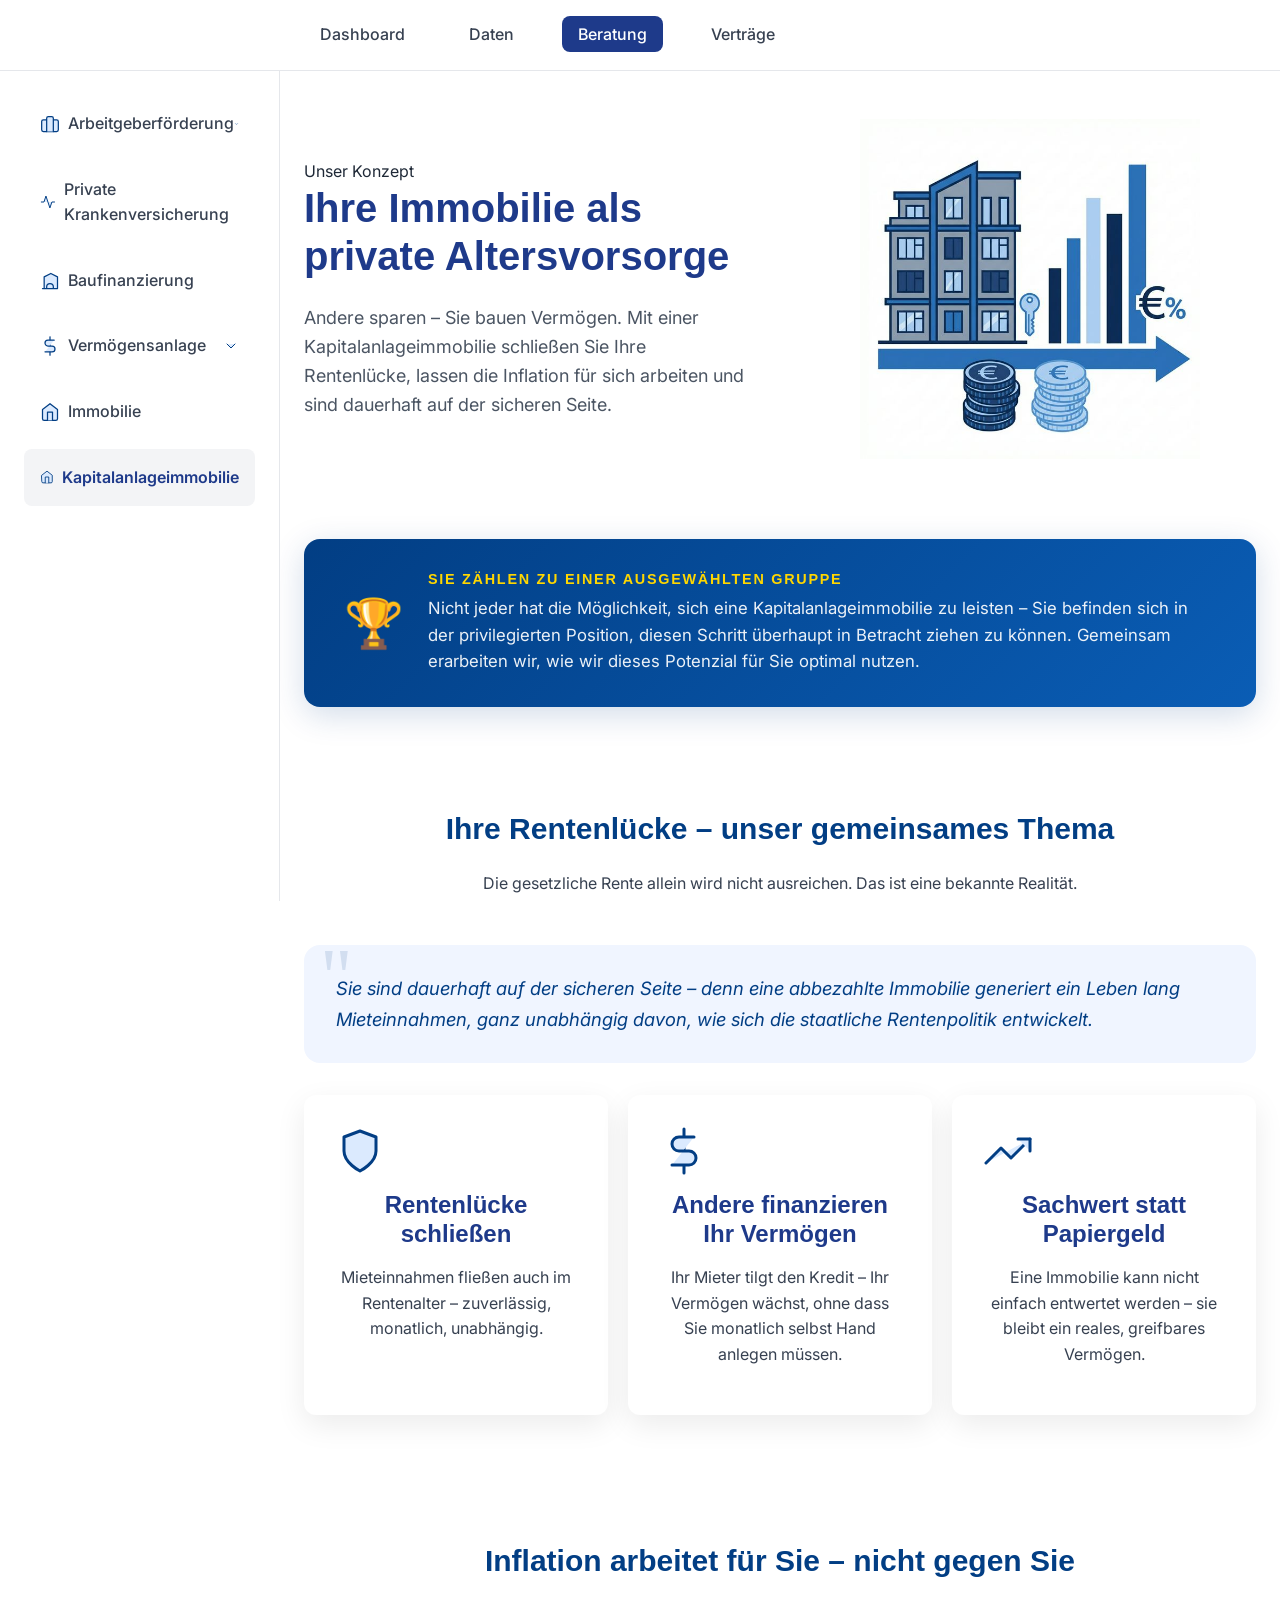
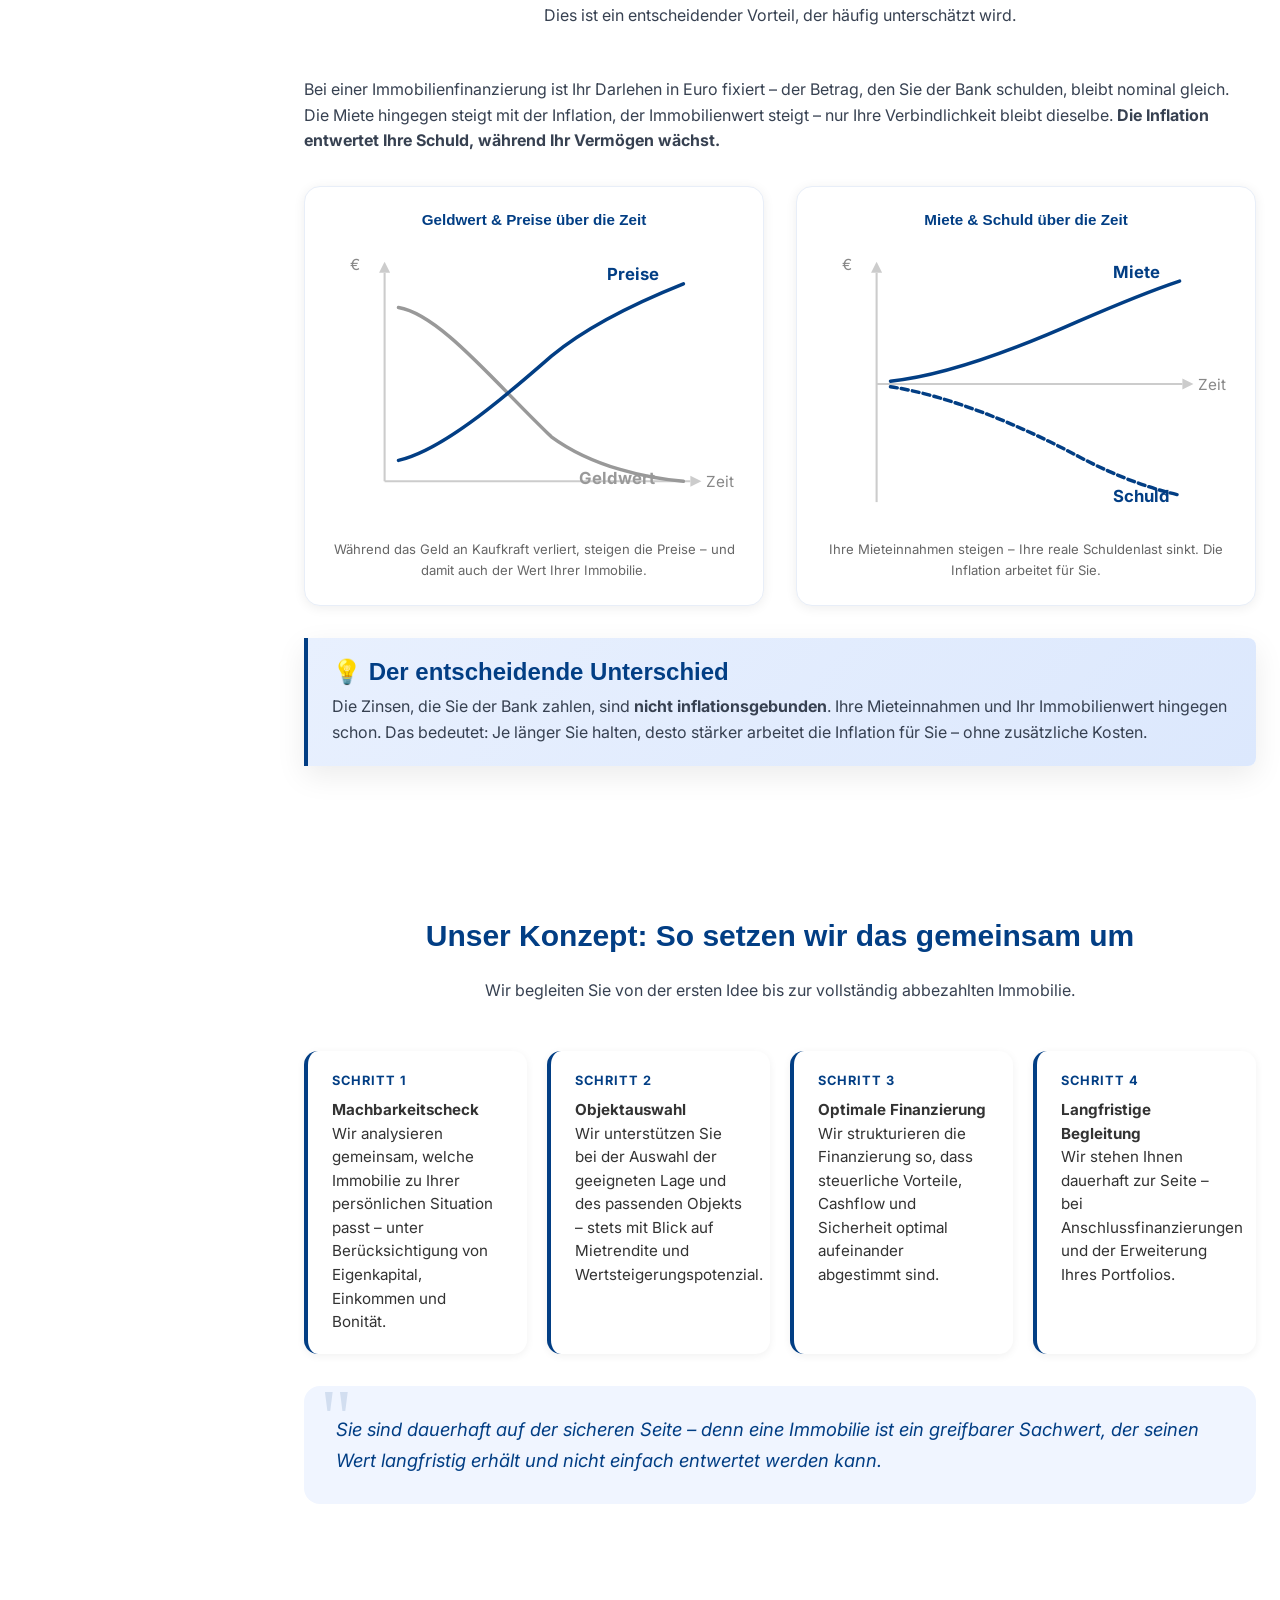
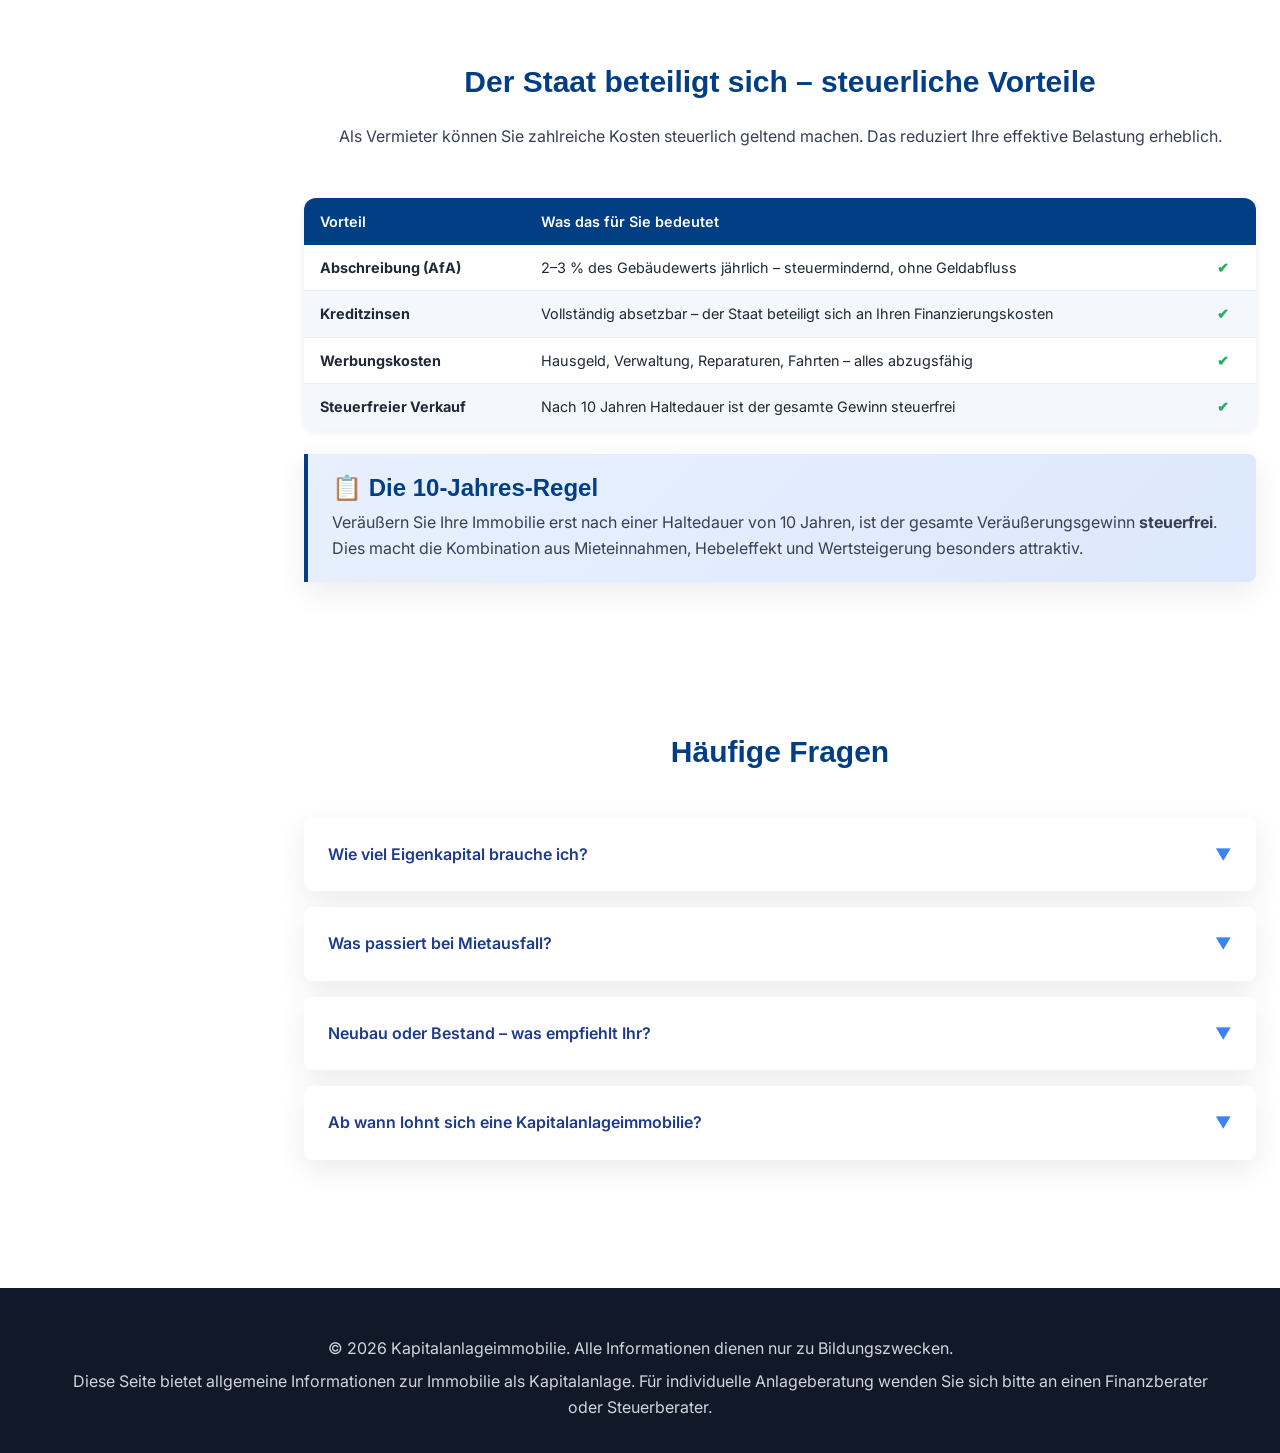
<file: kapitalanlageimmobilie.html>
<!DOCTYPE html>
<html lang="de">

<head>
    <meta charset="UTF-8">
    <meta name="viewport" content="width=device-width, initial-scale=1.0">
    <title>Kapitalanlageimmobilie – Ihre Immobilie als private Altersvorsorge</title>
    <meta name="description"
        content="Eine Kapitalanlageimmobilie ist mehr als ein Investment – sie schließt Ihre Rentenlücke, nutzt die Inflation als Hebel und baut nachhaltiges Vermögen auf.">
    <link rel="stylesheet" href="style.css">
    <link rel="preconnect" href="https://fonts.googleapis.com">
    <link rel="preconnect" href="https://fonts.gstatic.com" crossorigin>
    <link href="https://fonts.googleapis.com/css2?family=Inter:wght@400;500;600;700&display=swap" rel="stylesheet">
    <style>
        /* ── VIP Badge ── */
        .vip-banner {
            background: linear-gradient(135deg, #023e84 0%, #0a5db5 100%);
            color: white;
            border-radius: 1rem;
            padding: 2rem 2.5rem;
            margin-bottom: 2.5rem;
            display: flex;
            align-items: center;
            gap: 1.5rem;
            box-shadow: 0 8px 32px rgba(2, 62, 132, 0.18);
        }

        .vip-icon {
            font-size: 3rem;
            flex-shrink: 0;
        }

        .vip-text h3 {
            color: #ffd700;
            margin-bottom: 0.4rem;
            font-size: 0.9rem;
            letter-spacing: 0.12em;
            text-transform: uppercase;
        }

        .vip-text p {
            color: rgba(255, 255, 255, 0.92);
            font-size: 1.05rem;
            line-height: 1.6;
            margin: 0;
        }

        /* ── Highlight box ── */
        .highlight-box {
            background: linear-gradient(135deg, #e8f0fe, #dce8fd);
            border-left: 4px solid #023e84;
            border-radius: 0 0.5rem 0.5rem 0;
            padding: 1.25rem 1.5rem;
            margin: 1.5rem 0;
        }

        .highlight-box h3 {
            margin-bottom: 0.5rem;
            color: #023e84;
        }

        /* ── Emotion quote ── */
        .quote-block {
            background: #f0f5ff;
            border-radius: 1rem;
            padding: 1.75rem 2rem;
            margin: 2rem 0;
            position: relative;
        }

        .quote-block::before {
            content: '"';
            font-size: 5rem;
            color: #023e84;
            opacity: 0.12;
            position: absolute;
            top: -0.5rem;
            left: 1rem;
            line-height: 1;
            font-family: Georgia, serif;
        }

        .quote-block p {
            font-size: 1.15rem;
            font-style: italic;
            color: #023e84;
            margin: 0;
            line-height: 1.7;
        }

        /* ── Chart container ── */
        .charts-grid {
            display: grid;
            grid-template-columns: 1fr 1fr;
            gap: 2rem;
            margin: 2rem 0;
        }

        @media (max-width: 768px) {
            .charts-grid {
                grid-template-columns: 1fr;
            }
        }

        .chart-card {
            background: white;
            border-radius: 1rem;
            padding: 1.5rem;
            box-shadow: 0 2px 12px rgba(0,0,0,0.07);
            border: 1px solid #e8eef8;
        }

        .chart-card h4 {
            text-align: center;
            color: #023e84;
            margin-bottom: 1rem;
            font-size: 0.95rem;
        }

        .chart-card svg {
            width: 100%;
            height: auto;
        }

        /* ── Steuer-Tabelle ── */
        .steuer-table {
            width: 100%;
            border-collapse: collapse;
            margin: 1.5rem 0;
            font-size: 0.9rem;
            background: #fff;
            border-radius: 0.75rem;
            overflow: hidden;
            box-shadow: 0 2px 8px rgba(0, 0, 0, 0.07);
        }

        .steuer-table thead {
            background: #023e84;
            color: #fff;
        }

        .steuer-table th {
            padding: 0.75rem 1rem;
            text-align: left;
            font-weight: 600;
        }

        .steuer-table td {
            padding: 0.7rem 1rem;
            border-bottom: 1px solid #e8eef8;
        }

        .steuer-table tr:last-child td {
            border-bottom: none;
        }

        .steuer-table tr:nth-child(even) {
            background: #f4f7fc;
        }

        .steuer-table .check {
            color: #27ae60;
            font-weight: 700;
        }

        /* ── Sicher-Karte ── */
        .sicher-grid {
            display: grid;
            grid-template-columns: repeat(auto-fit, minmax(220px, 1fr));
            gap: 1.25rem;
            margin-top: 1.5rem;
        }

        .sicher-item {
            background: white;
            border-radius: 0.875rem;
            padding: 1.25rem 1.5rem;
            border-left: 4px solid #023e84;
            box-shadow: 0 2px 8px rgba(0,0,0,0.06);
        }

        .sicher-item .sicher-label {
            font-size: 0.8rem;
            text-transform: uppercase;
            letter-spacing: 0.08em;
            color: #023e84;
            font-weight: 700;
            margin-bottom: 0.4rem;
        }

        .sicher-item p {
            margin: 0;
            color: #333;
            font-size: 0.95rem;
            line-height: 1.55;
        }
    </style>
</head>

<body>
    <!-- Navigation -->
    <nav class="navbar">
        <div class="nav-container">
            <ul class="nav-menu" id="navMenu">
                <li><span class="nav-link disabled">Dashboard</span></li>
                <li><span class="nav-link disabled">Daten</span></li>
                <li><a href="index.html" class="nav-link active">Beratung</a></li>
                <li><span class="nav-link disabled">Verträge</span></li>
            </ul>
        </div>
    </nav>

    <div class="app-layout">
        <!-- Sidebar -->
        <aside class="sidebar" id="sidebar">
            <ul class="sidebar-menu">
                <li class="sidebar-item">
                    <a href="index.html" class="sidebar-link"
                        style="display: flex; align-items: center; justify-content: space-between;">
                        <span style="display: flex; align-items: center; gap: 0.5rem;">
                            <!-- Icon for Arbeitgeberförderung -->
                            <svg xmlns="http://www.w3.org/2000/svg" class="icon-blue"
                                style="width: 1.25rem; height: 1.25rem;" viewBox="0 0 24 24" fill="none"
                                stroke="currentColor" stroke-width="2" stroke-linecap="round" stroke-linejoin="round">
                                <rect x="2" y="7" width="20" height="14" rx="2" ry="2" />
                                <path d="M16 21V5a2 2 0 0 0-2-2h-4a2 2 0 0 0-2 2v16" />
                            </svg>
                            Arbeitgeberförderung
                        </span>
                        <svg xmlns="http://www.w3.org/2000/svg" class="sidebar-icon-arrow icon-blue"
                            id="sidebarToggleArrow" style="width: 1rem; height: 1rem; cursor: pointer;"
                            viewBox="0 0 24 24" fill="none" stroke="currentColor" stroke-width="2"
                            stroke-linecap="round" stroke-linejoin="round">
                            <polyline points="6 9 12 15 18 9" />
                        </svg>
                    </a>
                    <ul class="sidebar-sub-menu" id="sidebarSubMenu">
                        <li><a href="vl.html" class="sidebar-sub-link">Vermögenswirksame Leistungen</a></li>
                        <li><a href="bav.html" class="sidebar-sub-link">Betriebliche Altersvorsorge</a></li>
                        <li><a href="bkv.html" class="sidebar-sub-link">Betriebliche Krankenversicherung</a></li>
                    </ul>
                </li>
                <li class="sidebar-item">
                    <a href="pkv.html" class="sidebar-link" style="display: flex; align-items: center; gap: 0.5rem;">
                        <svg xmlns="http://www.w3.org/2000/svg" class="icon-blue"
                            style="width: 1.25rem; height: 1.25rem;" viewBox="0 0 24 24" fill="none"
                            stroke="currentColor" stroke-width="2" stroke-linecap="round" stroke-linejoin="round">
                            <path d="M22 12h-4l-3 9L9 3l-3 9H2" />
                        </svg> Private Krankenversicherung
                    </a>
                </li>
                <li class="sidebar-item">
                    <a href="baufinanzierung.html" class="sidebar-link"
                        style="display: flex; align-items: center; gap: 0.5rem; justify-content: flex-start;">
                        <svg xmlns="http://www.w3.org/2000/svg" class="icon-blue"
                            style="width: 1.25rem; height: 1.25rem;" viewBox="0 0 24 24" fill="none"
                            stroke="currentColor" stroke-width="2" stroke-linecap="round" stroke-linejoin="round">
                            <path d="M3 21h18M5 21V7l8-4 8 4v14M8 21v-2a4 4 0 0 1 8 0v2" />
                        </svg> Baufinanzierung
                    </a>
                </li>
                <li class="sidebar-item">
                    <a href="vermoegensanlage.html" class="sidebar-link"
                        style="display: flex; align-items: center; justify-content: space-between;">
                        <span style="display: flex; align-items: center; gap: 0.5rem;">
                            <svg xmlns="http://www.w3.org/2000/svg" class="icon-blue"
                                style="width: 1.25rem; height: 1.25rem;" viewBox="0 0 24 24" fill="none"
                                stroke="currentColor" stroke-width="2" stroke-linecap="round" stroke-linejoin="round">
                                <line x1="12" y1="1" x2="12" y2="23" />
                                <path d="M17 5H9.5a3.5 3.5 0 0 0 0 7h5a3.5 3.5 0 0 1 0 7H6" />
                            </svg>
                            Vermögensanlage
                        </span>
                        <svg xmlns="http://www.w3.org/2000/svg" class="sidebar-icon-arrow icon-blue"
                            id="sidebarToggleArrow2" style="width: 1rem; height: 1rem; cursor: pointer;"
                            viewBox="0 0 24 24" fill="none" stroke="currentColor" stroke-width="2"
                            stroke-linecap="round" stroke-linejoin="round">
                            <polyline points="6 9 12 15 18 9" />
                        </svg>
                    </a>
                    <ul class="sidebar-sub-menu" id="sidebarSubMenu2">
                        <li><a href="sparen-vs-investieren.html" class="sidebar-sub-link">Sparen vs. Investieren</a></li>
                        <li><a href="zinseszinseffekt.html" class="sidebar-sub-link">Zinseszinseffekt</a></li>
                        <li><a href="cost-average-effekt.html" class="sidebar-sub-link">Cost-Average-Effekt</a></li>
                        <li><a href="diversifikation.html" class="sidebar-sub-link">Diversifikation</a></li>
                        <li><a href="krisen-sind-chancen.html" class="sidebar-sub-link">Krisen sind Chancen</a></li>
                    </ul>
                </li>
                <li class="sidebar-item">
                    <a href="immobilie.html" class="sidebar-link"
                        style="display: flex; align-items: center; gap: 0.5rem; justify-content: flex-start;">
                        <svg xmlns="http://www.w3.org/2000/svg" class="icon-blue"
                            style="width: 1.25rem; height: 1.25rem;" viewBox="0 0 24 24" fill="none"
                            stroke="currentColor" stroke-width="2" stroke-linecap="round" stroke-linejoin="round">
                            <path d="M3 9l9-7 9 7v11a2 2 0 0 1-2 2H5a2 2 0 0 1-2-2z" />
                            <polyline points="9 22 9 12 15 12 15 22" />
                        </svg>
                        Immobilie
                    </a>
                </li>
                <li class="sidebar-item">
                    <a href="kapitalanlageimmobilie.html" class="sidebar-link active"
                        style="display: flex; align-items: center; gap: 0.5rem; justify-content: flex-start;">
                        <svg xmlns="http://www.w3.org/2000/svg" class="icon-blue"
                            style="width: 1.25rem; height: 1.25rem;" viewBox="0 0 24 24" fill="none"
                            stroke="currentColor" stroke-width="2" stroke-linecap="round" stroke-linejoin="round">
                            <path d="M3 9l9-7 9 7v11a2 2 0 0 1-2 2H5a2 2 0 0 1-2-2z" />
                            <polyline points="9 22 9 12 15 12 15 22" />
                        </svg>
                        Kapitalanlageimmobilie
                    </a>
                </li>
            </ul>
        </aside>

        <!-- Main Content -->
        <main class="main-content">

            <!-- Hero -->
            <section class="hero">
                <div class="hero-container">
                    <div class="hero-content">
                        <span class="badge">Unser Konzept</span>
                        <h1>Ihre Immobilie als private Altersvorsorge</h1>
                        <p class="hero-subtitle">
                            Andere sparen – Sie bauen Vermögen. Mit einer Kapitalanlageimmobilie
                            schließen Sie Ihre Rentenlücke, lassen die Inflation für sich arbeiten
                            und sind dauerhaft auf der sicheren Seite.
                        </p>
                    </div>
                    <div class="hero-illustration">
                        <img src="images/immobilie_hero.png" alt="Kapitalanlageimmobilie als Altersvorsorge"
                            style="width:100%; max-width:340px; object-fit:contain;">
                    </div>
                </div>
            </section>

            <!-- VIP Status -->
            <section class="section" style="padding-top: 2rem; padding-bottom: 0;">
                <div class="container">
                    <div class="vip-banner">
                        <div class="vip-icon">🏆</div>
                        <div class="vip-text">
                            <h3>Sie zählen zu einer ausgewählten Gruppe</h3>
                            <p>
                                Nicht jeder hat die Möglichkeit, sich eine Kapitalanlageimmobilie zu leisten –
                                Sie befinden sich in der privilegierten Position, diesen Schritt überhaupt in Betracht ziehen zu können.
                                Gemeinsam erarbeiten wir, wie wir dieses Potenzial für Sie optimal nutzen.
                            </p>
                        </div>
                    </div>
                </div>
            </section>

            <!-- Rentenlücke / Emotion -->
            <section class="section">
                <div class="container">
                    <div class="text-center mb-xl">
                        <h2>Ihre Rentenlücke – unser gemeinsames Thema</h2>
                        <p>Die gesetzliche Rente allein wird nicht ausreichen. Das ist eine bekannte Realität.</p>
                    </div>

                    <div class="quote-block">
                        <p>Sie sind dauerhaft auf der sicheren Seite – denn eine abbezahlte Immobilie generiert ein Leben lang Mieteinnahmen, ganz unabhängig davon, wie sich die staatliche Rentenpolitik entwickelt.</p>
                    </div>

                    <div class="card-grid" style="grid-template-columns: repeat(auto-fit, minmax(240px, 1fr)); gap: 1.25rem; margin-top: 1.5rem;">
                        <div class="card" style="text-align:center;">
                            <div class="card-icon">
                                <svg xmlns="http://www.w3.org/2000/svg" class="icon-blue" viewBox="0 0 24 24"
                                    fill="none" stroke="currentColor" stroke-width="2" stroke-linecap="round" stroke-linejoin="round">
                                    <path d="M12 22s8-4 8-10V5l-8-3-8 3v7c0 6 8 10 8 10z" />
                                </svg>
                            </div>
                            <h3>Rentenlücke schließen</h3>
                            <p>Mieteinnahmen fließen auch im Rentenalter – zuverlässig, monatlich, unabhängig.</p>
                        </div>
                        <div class="card" style="text-align:center;">
                            <div class="card-icon">
                                <svg xmlns="http://www.w3.org/2000/svg" class="icon-blue" viewBox="0 0 24 24"
                                    fill="none" stroke="currentColor" stroke-width="2" stroke-linecap="round" stroke-linejoin="round">
                                    <line x1="12" y1="1" x2="12" y2="23" />
                                    <path d="M17 5H9.5a3.5 3.5 0 0 0 0 7h5a3.5 3.5 0 0 1 0 7H6" />
                                </svg>
                            </div>
                            <h3>Andere finanzieren Ihr Vermögen</h3>
                            <p>Ihr Mieter tilgt den Kredit – Ihr Vermögen wächst, ohne dass Sie monatlich selbst Hand anlegen müssen.</p>
                        </div>
                        <div class="card" style="text-align:center;">
                            <div class="card-icon">
                                <svg xmlns="http://www.w3.org/2000/svg" class="icon-blue" viewBox="0 0 24 24"
                                    fill="none" stroke="currentColor" stroke-width="2" stroke-linecap="round" stroke-linejoin="round">
                                    <polyline points="23 6 13.5 15.5 8.5 10.5 1 18" />
                                    <polyline points="17 6 23 6 23 12" />
                                </svg>
                            </div>
                            <h3>Sachwert statt Papiergeld</h3>
                            <p>Eine Immobilie kann nicht einfach entwertet werden – sie bleibt ein reales, greifbares Vermögen.</p>
                        </div>
                    </div>
                </div>
            </section>

            <!-- Inflation als Verbündeter – mit Charts -->
            <section class="section section--alt">
                <div class="container">
                    <div class="text-center mb-xl">
                        <h2>Inflation arbeitet für Sie – nicht gegen Sie</h2>
                        <p>Dies ist ein entscheidender Vorteil, der häufig unterschätzt wird.</p>
                    </div>

                    <p>
                        Bei einer Immobilienfinanzierung ist Ihr Darlehen in Euro fixiert – der Betrag, den Sie der Bank schulden, bleibt nominal gleich.
                        Die Miete hingegen steigt mit der Inflation, der Immobilienwert steigt – nur Ihre Verbindlichkeit bleibt dieselbe.
                        <strong>Die Inflation entwertet Ihre Schuld, während Ihr Vermögen wächst.</strong>
                    </p>

                    <div class="charts-grid">
                        <!-- Chart 1: Geldwert & Preise -->
                        <div class="chart-card">
                            <h4>Geldwert &amp; Preise über die Zeit</h4>
                            <svg viewBox="0 0 295 200" xmlns="http://www.w3.org/2000/svg">
                                <!-- Axes -->
                                <line x1="40" y1="170" x2="260" y2="170" stroke="#ccc" stroke-width="1.5"/>
                                <line x1="40" y1="20" x2="40" y2="170" stroke="#ccc" stroke-width="1.5"/>
                                <!-- Arrow heads -->
                                <polygon points="260,166 268,170 260,174" fill="#ccc"/>
                                <polygon points="36,20 40,12 44,20" fill="#ccc"/>
                                <!-- Axis labels -->
                                <text x="271" y="174" font-size="11" fill="#888" font-family="Inter,sans-serif">Zeit</text>
                                <text x="15" y="18" font-size="11" fill="#888" font-family="Inter,sans-serif">€</text>
                                <!-- Geldwert curve (falling) - gray -->
                                <path d="M 50,45 C 80,50 120,100 160,138 C 190,160 230,168 255,170"
                                    fill="none" stroke="#999" stroke-width="2.5" stroke-linecap="round"/>
                                <!-- Preise curve (rising) - blue -->
                                <path d="M 50,155 C 80,148 120,115 160,80 C 190,55 230,38 255,28"
                                    fill="none" stroke="#023e84" stroke-width="2.5" stroke-linecap="round"/>
                                <!-- Labels -->
                                <text x="200" y="25" font-size="12" fill="#023e84" font-weight="bold" font-family="Inter,sans-serif">Preise</text>
                                <text x="180" y="172" font-size="12" fill="#999" font-weight="bold" font-family="Inter,sans-serif">Geldwert</text>
                            </svg>
                            <p style="font-size:0.82rem; color:#666; text-align:center; margin:0.5rem 0 0;">
                                Während das Geld an Kaufkraft verliert, steigen die Preise – und damit auch der Wert Ihrer Immobilie.
                            </p>
                        </div>

                        <!-- Chart 2: Miete & Schuld -->
                        <div class="chart-card">
                            <h4>Miete &amp; Schuld über die Zeit</h4>
                            <svg viewBox="0 0 295 200" xmlns="http://www.w3.org/2000/svg">
                                <!-- Center zero line -->
                                <line x1="40" y1="100" x2="260" y2="100" stroke="#ccc" stroke-width="1.5"/>
                                <!-- Y-axis -->
                                <line x1="40" y1="20" x2="40" y2="185" stroke="#ccc" stroke-width="1.5"/>
                                <!-- Arrow heads -->
                                <polygon points="260,96 268,100 260,104" fill="#ccc"/>
                                <polygon points="36,20 40,12 44,20" fill="#ccc"/>
                                <!-- Axis labels -->
                                <text x="271" y="104" font-size="11" fill="#888" font-family="Inter,sans-serif">Zeit</text>
                                <text x="15" y="18" font-size="11" fill="#888" font-family="Inter,sans-serif">€</text>
                                <!-- Miete curve (rising above zero) - blue -->
                                <path d="M 50,98 C 90,94 140,75 185,55 C 215,42 240,32 258,26"
                                    fill="none" stroke="#023e84" stroke-width="2.5" stroke-linecap="round"/>
                                <!-- Schuld curve (falling below zero) - blue dashed -->
                                <path d="M 50,102 C 90,108 140,128 185,152 C 215,168 240,176 258,180"
                                    fill="none" stroke="#023e84" stroke-width="2.5" stroke-linecap="round" stroke-dasharray="5,3"/>
                                <!-- Labels -->
                                <text x="210" y="24" font-size="12" fill="#023e84" font-weight="bold" font-family="Inter,sans-serif">Miete</text>
                                <text x="210" y="185" font-size="12" fill="#023e84" font-weight="bold" font-family="Inter,sans-serif">Schuld</text>
                            </svg>
                            <p style="font-size:0.82rem; color:#666; text-align:center; margin:0.5rem 0 0;">
                                Ihre Mieteinnahmen steigen – Ihre reale Schuldenlast sinkt. Die Inflation arbeitet für Sie.
                            </p>
                        </div>
                    </div>

                    <div class="highlight-box" style="margin-top: 1.5rem;">
                        <h3>💡 Der entscheidende Unterschied</h3>
                        <p>
                            Die Zinsen, die Sie der Bank zahlen, sind <strong>nicht inflationsgebunden</strong>. Ihre Mieteinnahmen und Ihr Immobilienwert hingegen schon.
                            Das bedeutet: Je länger Sie halten, desto stärker arbeitet die Inflation für Sie – ohne zusätzliche Kosten.
                        </p>
                    </div>
                </div>
            </section>

            <!-- Unser Konzept -->
            <section class="section">
                <div class="container">
                    <div class="text-center mb-xl">
                        <h2>Unser Konzept: So setzen wir das gemeinsam um</h2>
                        <p>Wir begleiten Sie von der ersten Idee bis zur vollständig abbezahlten Immobilie.</p>
                    </div>

                    <div class="sicher-grid">
                        <div class="sicher-item">
                            <div class="sicher-label">Schritt 1</div>
                            <p><strong>Machbarkeitscheck</strong><br>Wir analysieren gemeinsam, welche Immobilie zu Ihrer persönlichen Situation passt – unter Berücksichtigung von Eigenkapital, Einkommen und Bonität.</p>
                        </div>
                        <div class="sicher-item">
                            <div class="sicher-label">Schritt 2</div>
                            <p><strong>Objektauswahl</strong><br>Wir unterstützen Sie bei der Auswahl der geeigneten Lage und des passenden Objekts – stets mit Blick auf Mietrendite und Wertsteigerungspotenzial.</p>
                        </div>
                        <div class="sicher-item">
                            <div class="sicher-label">Schritt 3</div>
                            <p><strong>Optimale Finanzierung</strong><br>Wir strukturieren die Finanzierung so, dass steuerliche Vorteile, Cashflow und Sicherheit optimal aufeinander abgestimmt sind.</p>
                        </div>
                        <div class="sicher-item">
                            <div class="sicher-label">Schritt 4</div>
                            <p><strong>Langfristige Begleitung</strong><br>Wir stehen Ihnen dauerhaft zur Seite – bei Anschlussfinanzierungen und der Erweiterung Ihres Portfolios.</p>
                        </div>
                    </div>

                    <div class="quote-block" style="margin-top: 2rem;">
                        <p>Sie sind dauerhaft auf der sicheren Seite – denn eine Immobilie ist ein greifbarer Sachwert, der seinen Wert langfristig erhält und nicht einfach entwertet werden kann.</p>
                    </div>
                </div>
            </section>

            <!-- Steuerliche Vorteile – kompakt -->
            <section class="section section--alt">
                <div class="container">
                    <div class="text-center mb-xl">
                        <h2>Der Staat beteiligt sich – steuerliche Vorteile</h2>
                        <p>Als Vermieter können Sie zahlreiche Kosten steuerlich geltend machen. Das reduziert Ihre effektive Belastung erheblich.</p>
                    </div>

                    <table class="steuer-table">
                        <thead>
                            <tr>
                                <th>Vorteil</th>
                                <th>Was das für Sie bedeutet</th>
                                <th></th>
                            </tr>
                        </thead>
                        <tbody>
                            <tr>
                                <td><strong>Abschreibung (AfA)</strong></td>
                                <td>2–3 % des Gebäudewerts jährlich – steuermindernd, ohne Geldabfluss</td>
                                <td class="check">✔</td>
                            </tr>
                            <tr>
                                <td><strong>Kreditzinsen</strong></td>
                                <td>Vollständig absetzbar – der Staat beteiligt sich an Ihren Finanzierungskosten</td>
                                <td class="check">✔</td>
                            </tr>
                            <tr>
                                <td><strong>Werbungskosten</strong></td>
                                <td>Hausgeld, Verwaltung, Reparaturen, Fahrten – alles abzugsfähig</td>
                                <td class="check">✔</td>
                            </tr>
                            <tr>
                                <td><strong>Steuerfreier Verkauf</strong></td>
                                <td>Nach 10 Jahren Haltedauer ist der gesamte Gewinn steuerfrei</td>
                                <td class="check">✔</td>
                            </tr>
                        </tbody>
                    </table>

                    <div class="highlight-box">
                        <h3>📋 Die 10-Jahres-Regel</h3>
                        <p>
                            Veräußern Sie Ihre Immobilie erst nach einer Haltedauer von 10 Jahren, ist der gesamte Veräußerungsgewinn
                            <strong>steuerfrei</strong>. Dies macht die Kombination aus Mieteinnahmen, Hebeleffekt
                            und Wertsteigerung besonders attraktiv.
                        </p>
                    </div>
                </div>
            </section>

            <!-- FAQ -->
            <section class="section">
                <div class="container">
                    <h2 class="text-center mb-xl">Häufige Fragen</h2>
                    <div class="accordion">

                        <div class="accordion-item">
                            <div class="accordion-header">
                                <span>Wie viel Eigenkapital brauche ich?</span>
                                <span class="accordion-icon">▼</span>
                            </div>
                            <div class="accordion-content">
                                <div class="accordion-body">
                                    <p>Als Orientierungswert gilt: mindestens die <strong>Kaufnebenkosten</strong> (ca. 8–12 % des Kaufpreises)
                                        sollten aus eigenen Mitteln bestritten werden. Viele Käufer bringen 20–30 % Eigenkapital mit, um günstigere
                                        Konditionen zu erhalten – dies klären wir gemeinsam in Ihrem persönlichen Machbarkeitscheck.</p>
                                </div>
                            </div>
                        </div>

                        <div class="accordion-item">
                            <div class="accordion-header">
                                <span>Was passiert bei Mietausfall?</span>
                                <span class="accordion-icon">▼</span>
                            </div>
                            <div class="accordion-content">
                                <div class="accordion-body">
                                    <p>Wir empfehlen, einen <strong>monatlichen Puffer</strong> von 1–2 Nettomieten pro Jahr einzuplanen.
                                        Darüber hinaus stehen Mietverlust-Zusatzversicherungen zur Verfügung, die Sie vor einem vollständigen Mietausfall absichern.
                                        In nachgefragten Lagen ist Leerstand erfahrungsgemäß selten ein Problem.</p>
                                </div>
                            </div>
                        </div>

                        <div class="accordion-item">
                            <div class="accordion-header">
                                <span>Neubau oder Bestand – was empfiehlt Ihr?</span>
                                <span class="accordion-icon">▼</span>
                            </div>
                            <div class="accordion-content">
                                <div class="accordion-body">
                                    <p><strong>Neubau</strong> bietet eine höhere Abschreibung (3 % AfA) und geringen Renovierungsaufwand –
                                        jedoch zu höheren Kaufpreisen.<br><br>
                                        <strong>Bestand</strong> ist in der Anschaffung günstiger, erzielt häufig höhere Anfangsrenditen und
                                        Modernisierungskosten können steuerlich geltend gemacht werden.
                                        Gemeinsam erarbeiten wir, welche Option zu Ihrer Situation passt.</p>
                                </div>
                            </div>
                        </div>

                        <div class="accordion-item">
                            <div class="accordion-header">
                                <span>Ab wann lohnt sich eine Kapitalanlageimmobilie?</span>
                                <span class="accordion-icon">▼</span>
                            </div>
                            <div class="accordion-content">
                                <div class="accordion-body">
                                    <p>Eine Kapitalanlageimmobilie ist besonders empfehlenswert, wenn Sie:</p>
                                    <ul>
                                        <li>Einen <strong>langfristigen Anlagehorizont</strong> von mindestens 10 Jahren mitbringen</li>
                                        <li>Ihre <strong>Rentenlücke</strong> absichern möchten, ohne ausschließlich auf die staatliche Rente zu setzen</li>
                                        <li>Vom <strong>Hebeleffekt</strong> profitieren wollen – also mit überschaubarem Eigenkapital substanzielles Vermögen aufbauen</li>
                                        <li>Die <strong>Inflation als strategischen Vorteil</strong> nutzen wollen anstatt sie als Risiko zu betrachten</li>
                                    </ul>
                                </div>
                            </div>
                        </div>

                    </div>
                </div>
            </section>

        </main>
    </div>

    <!-- Footer -->
    <footer class="footer">
        <div class="footer-content">
            <p>&copy; 2026 Kapitalanlageimmobilie. Alle Informationen dienen nur zu Bildungszwecken.</p>
            <p>Diese Seite bietet allgemeine Informationen zur Immobilie als Kapitalanlage. Für individuelle
                Anlageberatung wenden Sie sich bitte an einen Finanzberater oder Steuerberater.</p>
        </div>
    </footer>

    <!-- JavaScript -->
    <script>
        // Sidebar Toggle - Arbeitgeberförderung
        const subMenu = document.getElementById('sidebarSubMenu');
        const arrow = document.getElementById('sidebarToggleArrow');
        if (arrow && subMenu) {
            arrow.addEventListener('click', (e) => {
                e.preventDefault(); e.stopPropagation();
                subMenu.classList.toggle('open');
                arrow.style.transform = subMenu.classList.contains('open') ? 'rotate(180deg)' : 'rotate(0deg)';
            });
        }

        // Sidebar Toggle - Vermögensanlage
        const subMenu2 = document.getElementById('sidebarSubMenu2');
        const arrow2 = document.getElementById('sidebarToggleArrow2');
        if (arrow2 && subMenu2) {
            arrow2.addEventListener('click', (e) => {
                e.preventDefault(); e.stopPropagation();
                subMenu2.classList.toggle('open');
                arrow2.style.transform = subMenu2.classList.contains('open') ? 'rotate(180deg)' : 'rotate(0deg)';
            });
        }

        // Accordion
        document.querySelectorAll('.accordion-header').forEach(header => {
            header.addEventListener('click', () => {
                const item = header.parentElement;
                const isActive = item.classList.contains('active');
                document.querySelectorAll('.accordion-item').forEach(i => i.classList.remove('active'));
                if (!isActive) item.classList.add('active');
            });
        });

        // Smooth scroll
        document.querySelectorAll('a[href^="#"]').forEach(a => {
            a.addEventListener('click', function (e) {
                e.preventDefault();
                const t = document.querySelector(this.getAttribute('href'));
                if (t) t.scrollIntoView({ behavior: 'smooth', block: 'start' });
            });
        });
    </script>
</body>

</html>
</file>
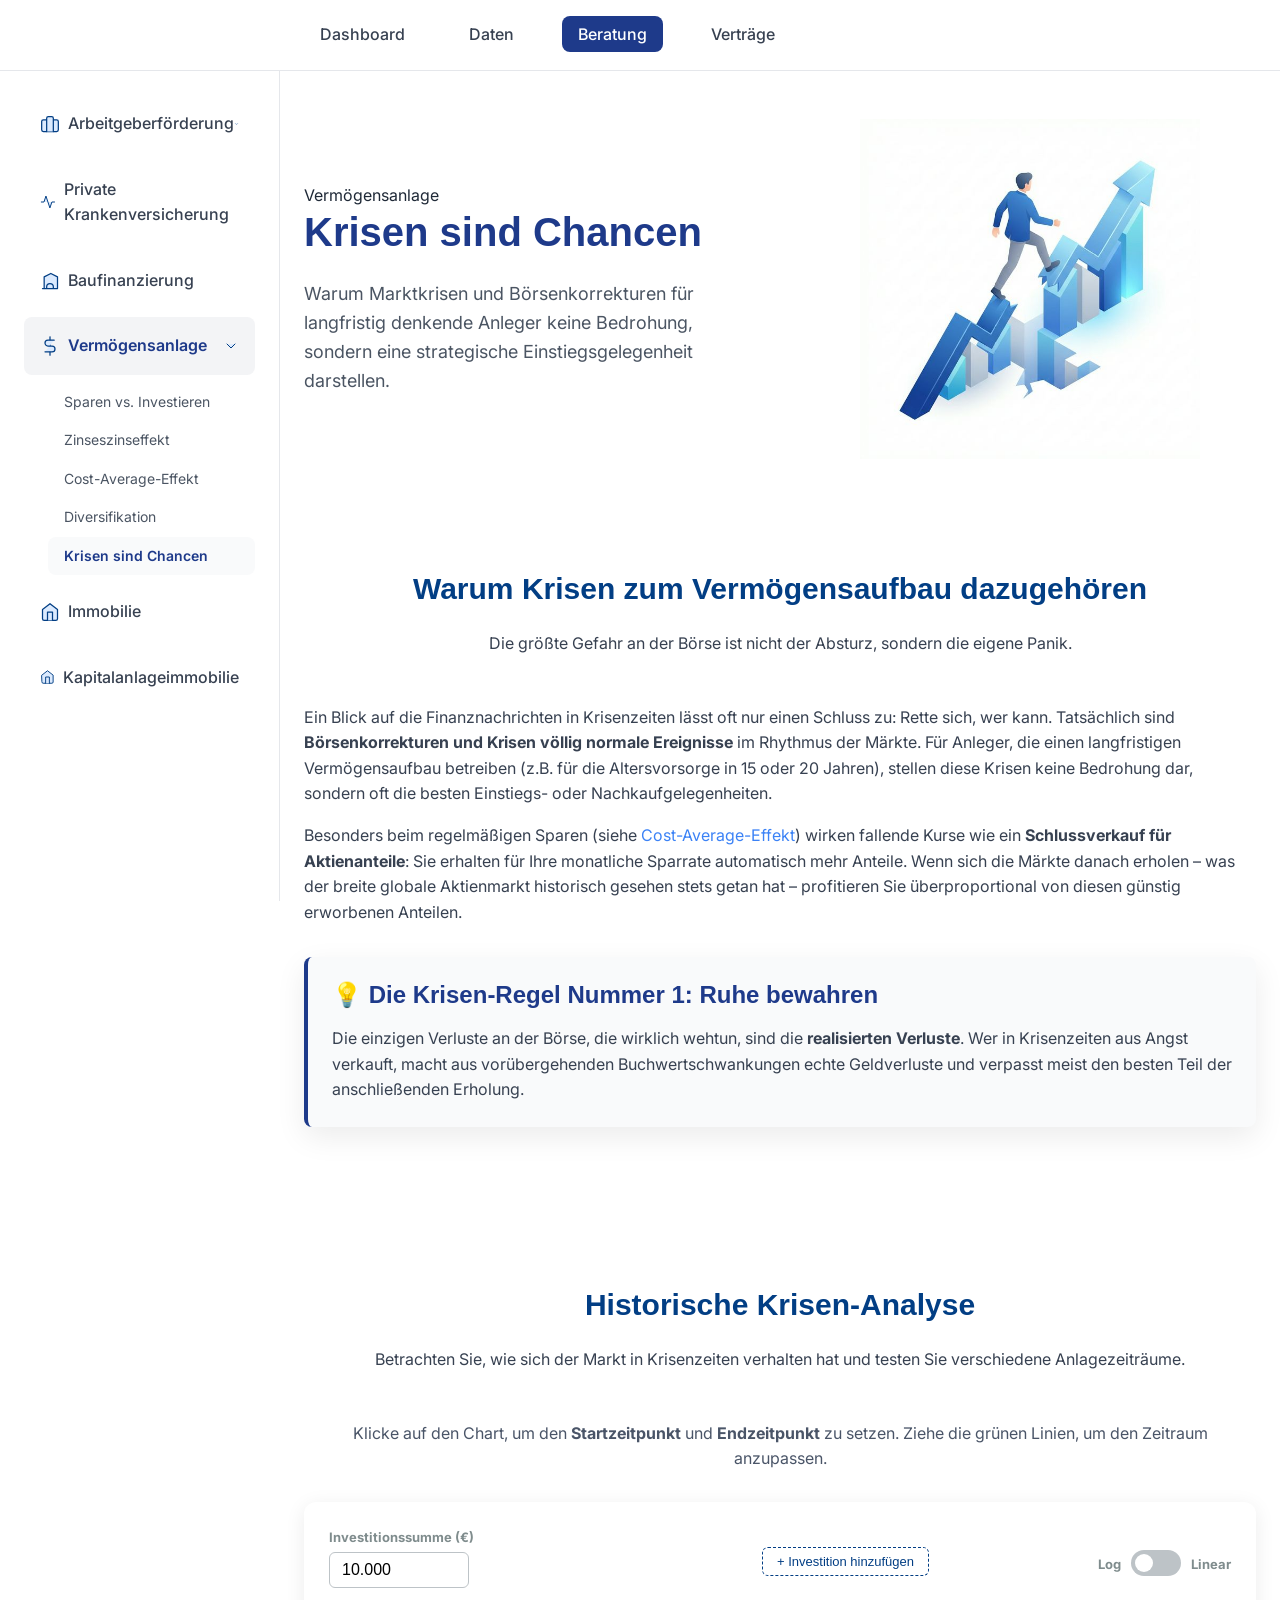
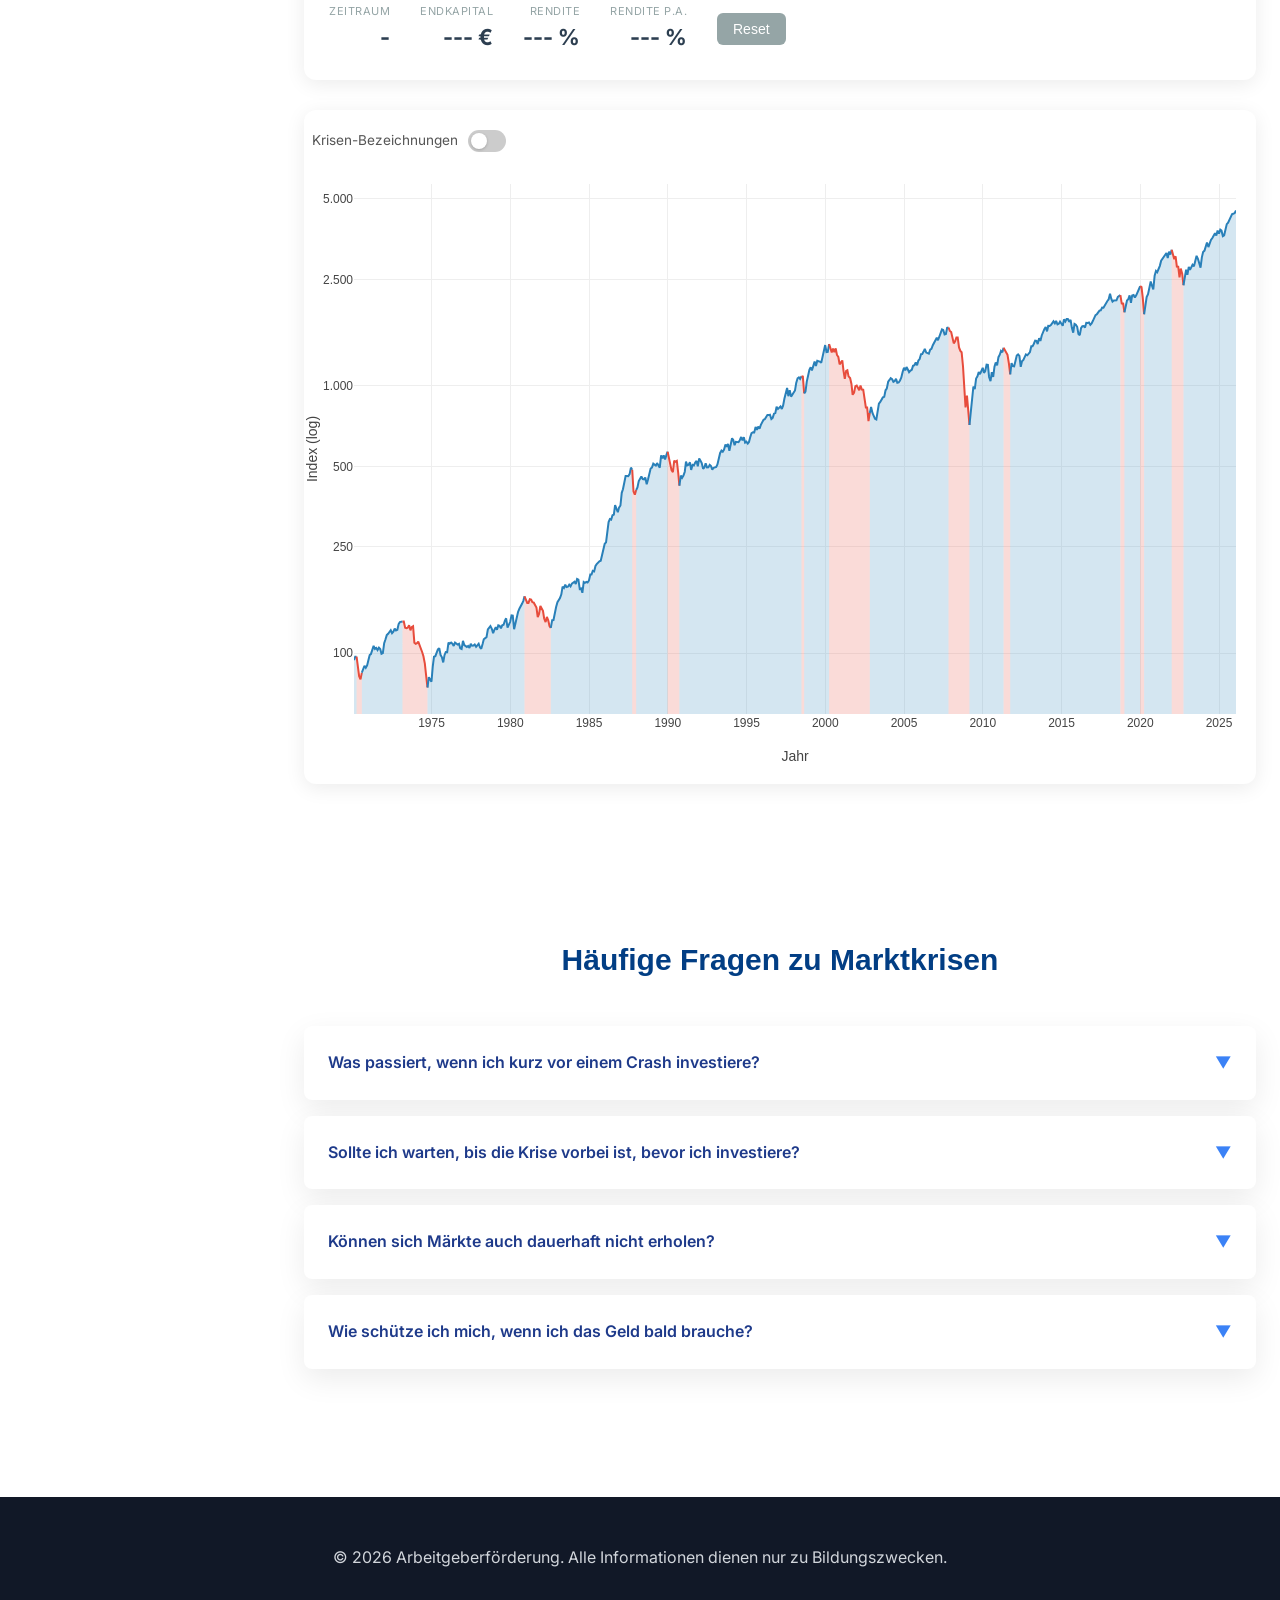
<file: krisen-sind-chancen.html>
<!DOCTYPE html>
<html lang="de">

<head>
    <meta charset="UTF-8">
    <meta name="viewport" content="width=device-width, initial-scale=1.0">
    <title>Krisen sind Chancen</title>
    <meta name="description" content="Warum Börsenschwankungen und Krisen für langfristige Anleger Chancen sind.">
    <link rel="stylesheet" href="style.css">
    <link rel="preconnect" href="https://fonts.googleapis.com">
    <link rel="preconnect" href="https://fonts.gstatic.com" crossorigin>
    <link href="https://fonts.googleapis.com/css2?family=Inter:wght@400;500;600;700&display=swap" rel="stylesheet">

    <script src="https://cdn.plot.ly/plotly-latest.min.js"></script>
    <style>
        .calc-box {
            background: #ffffff;
            border-radius: 12px;
            box-shadow: 0 4px 20px rgba(0, 0, 0, 0.08);
            /* Schattierter Rand */
            margin-bottom: 30px;
        }

        .calc-header {
            padding: 30px 0 10px 0;
            text-align: center;
        }

        .calc-header h1 {
            margin: 0;
            font-size: 32px;
            font-weight: bold;
            color: #1a365d;
            /* Dunkler Blauton */
        }

        .calc-controls {
            display: flex;
            padding: 25px;
            align-items: center;
            justify-content: space-between;
            flex-wrap: wrap;
            gap: 15px;
        }

        .calc-input-group label {
            font-size: 13px;
            font-weight: bold;
            color: #7f8c8d;
            display: block;
            margin-bottom: 4px;
        }

        .calc-input-group input {
            padding: 8px 12px;
            border: 1px solid #bdc3c7;
            border-radius: 6px;
            font-size: 16px;
            width: 140px;
        }

        .calc-results {
            display: flex;
            gap: 30px;
            align-items: center;
        }

        .calc-res-item {
            text-align: right;
        }

        .calc-res-label {
            font-size: 11px;
            text-transform: uppercase;
            color: #95a5a6;
            letter-spacing: 0.5px;
        }

        .calc-res-value {
            font-size: 22px;
            font-weight: bold;
            color: #2c3e50;
        }

        .calc-res-value.pos {
            color: #27ae60;
        }

        .calc-res-value.neg {
            color: #c0392b;
        }

        #chart-container {
            height: 600px;
            width: 100%;
            position: relative;
        }

        /* Crisis label toggle switch */
        .crisis-toggle {
            position: relative;
            display: inline-block;
            width: 38px;
            height: 22px;
            flex-shrink: 0;
        }

        .crisis-toggle input {
            opacity: 0;
            width: 0;
            height: 0;
        }

        .crisis-slider {
            position: absolute;
            cursor: pointer;
            inset: 0;
            background: #ccc;
            border-radius: 22px;
            transition: background 0.25s;
        }

        .crisis-slider::before {
            content: '';
            position: absolute;
            width: 16px;
            height: 16px;
            left: 3px;
            top: 3px;
            background: white;
            border-radius: 50%;
            transition: transform 0.25s;
            box-shadow: 0 1px 3px rgba(0, 0, 0, 0.2);
        }

        .crisis-toggle input:checked+.crisis-slider {
            background: #023e84;
        }

        .crisis-toggle input:checked+.crisis-slider::before {
            transform: translateX(16px);
        }

        .calc-reset-btn {
            background: #95a5a6;
            color: white;
            border: none;
            padding: 8px 16px;
            border-radius: 6px;
            cursor: pointer;
            font-size: 14px;
            transition: background 0.2s;
        }

        .calc-reset-btn:hover {
            background: #7f8c8d;
        }

        /* Extra Investment Rows */
        .btn-add-inv {
            background: none;
            border: 1.5px dashed #023e84;
            color: #023e84;
            padding: 6px 14px;
            border-radius: 6px;
            cursor: pointer;
            font-size: 13px;
            margin-top: 8px;
            transition: background 0.2s;
        }

        .btn-add-inv:hover {
            background: #f0f4ff;
        }

        .inv-row {
            display: flex;
            align-items: center;
            gap: 8px;
            padding: 7px 0;
            border-bottom: 1px dashed #e8e8e8;
            flex-wrap: wrap;
        }

        .inv-row label {
            font-size: 12px;
            color: #666;
            white-space: nowrap;
        }

        .inv-row input[type="text"] {
            width: 85px;
            font-size: 13px;
        }

        .btn-set-date {
            background: none;
            border: 1.5px solid #e67e22;
            color: #e67e22;
            padding: 4px 10px;
            border-radius: 5px;
            cursor: pointer;
            font-size: 12px;
            white-space: nowrap;
            transition: all 0.2s;
        }

        .btn-set-date.is-picking {
            background: #e67e22;
            color: white;
            animation: blink 0.8s ease-in-out infinite alternate;
        }

        .btn-set-date.is-set {
            background: #27ae60;
            border-color: #27ae60;
            color: white;
        }

        @keyframes blink {
            from {
                opacity: 1;
            }

            to {
                opacity: 0.55;
            }
        }

        .inv-date-label {
            font-size: 12px;
            color: #888;
            min-width: 65px;
        }

        .btn-del-inv {
            background: none;
            border: none;
            color: #c0392b;
            cursor: pointer;
            font-size: 18px;
            line-height: 1;
            padding: 0 4px;
            margin-left: auto;
        }

        .btn-del-inv:hover {
            color: #922b21;
        }

        /* Portfolio total results block */
        .portfolio-results {
            margin-top: 14px;
            padding-top: 10px;
            border-top: 2px solid #e67e22;
        }

        .portfolio-results-title {
            font-size: 12px;
            font-weight: 700;
            color: #e67e22;
            text-transform: uppercase;
            letter-spacing: 0.04em;
            margin-bottom: 6px;
        }

        .calc-hint {
            text-align: center;
            font-size: 16px;
            color: #4a5568;
            /* Grauer Text für Bedienungshinweis */
            padding: 0 10px 30px 10px;
        }

        .calc-switch {
            position: relative;
            display: inline-block;
            width: 50px;
            height: 26px;
            vertical-align: middle;
            margin-left: 10px;
        }

        .calc-switch input {
            opacity: 0;
            width: 0;
            height: 0;
        }

        .calc-slider {
            position: absolute;
            cursor: pointer;
            top: 0;
            left: 0;
            right: 0;
            bottom: 0;
            background-color: #bdc3c7;
            transition: .4s;
            border-radius: 34px;
        }

        .calc-slider:before {
            position: absolute;
            content: "";
            height: 18px;
            width: 18px;
            left: 4px;
            bottom: 4px;
            background-color: white;
            transition: .4s;
            border-radius: 50%;
        }

        input:checked+.calc-slider {
            background-color: #2c3e50;
        }

        input:checked+.calc-slider:before {
            transform: translateX(24px);
        }

        .calc-scale-label {
            font-size: 13px;
            font-weight: bold;
            color: #7f8c8d;
            margin-left: 5px;
            vertical-align: middle;
        }
    </style>
</head>

<body>
    <!-- Navigation -->
    <nav class="navbar">
        <div class="nav-container">
            <ul class="nav-menu" id="navMenu">
                <li><span class="nav-link disabled">Dashboard</span></li>
                <li><span class="nav-link disabled">Daten</span></li>
                <li><a href="index.html" class="nav-link active">Beratung</a></li>
                <li><span class="nav-link disabled">Verträge</span></li>
            </ul>
        </div>
    </nav>

    <div class="app-layout">
        <!-- Sidebar -->
        <aside class="sidebar" id="sidebar">
            <ul class="sidebar-menu">
                <li class="sidebar-item">
                    <a href="index.html" class="sidebar-link"
                        style="display: flex; align-items: center; justify-content: space-between;">
                        <span style="display: flex; align-items: center; gap: 0.5rem;">
                            <!-- Icon for Arbeitgeberförderung -->
                            <svg xmlns="http://www.w3.org/2000/svg" class="icon-blue"
                                style="width: 1.25rem; height: 1.25rem;" viewBox="0 0 24 24" fill="none"
                                stroke="currentColor" stroke-width="2" stroke-linecap="round" stroke-linejoin="round">
                                <rect x="2" y="7" width="20" height="14" rx="2" ry="2" />
                                <path d="M16 21V5a2 2 0 0 0-2-2h-4a2 2 0 0 0-2 2v16" />
                            </svg>
                            Arbeitgeberförderung
                        </span>
                        <svg xmlns="http://www.w3.org/2000/svg" class="sidebar-icon-arrow icon-blue"
                            id="sidebarToggleArrow" style="width: 1rem; height: 1rem; cursor: pointer;"
                            viewBox="0 0 24 24" fill="none" stroke="currentColor" stroke-width="2"
                            stroke-linecap="round" stroke-linejoin="round">
                            <polyline points="6 9 12 15 18 9" />
                        </svg>
                    </a>
                    <ul class="sidebar-sub-menu" id="sidebarSubMenu">
                        <li><a href="vl.html" class="sidebar-sub-link">Vermögenswirksame Leistungen</a></li>
                        <li><a href="bav.html" class="sidebar-sub-link">Betriebliche Altersvorsorge</a></li>
                        <li><a href="bkv.html" class="sidebar-sub-link">Betriebliche Krankenversicherung</a></li>
                    </ul>
                </li>
                <li class="sidebar-item">
                    <a href="pkv.html" class="sidebar-link" style="display: flex; align-items: center; gap: 0.5rem;">
                        <svg xmlns="http://www.w3.org/2000/svg" class="icon-blue"
                            style="width: 1.25rem; height: 1.25rem;" viewBox="0 0 24 24" fill="none"
                            stroke="currentColor" stroke-width="2" stroke-linecap="round" stroke-linejoin="round">
                            <path d="M22 12h-4l-3 9L9 3l-3 9H2" />
                        </svg> Private Krankenversicherung
                    </a>
                </li>
                <li class="sidebar-item">
                    <a href="baufinanzierung.html" class="sidebar-link"
                        style="display: flex; align-items: center; gap: 0.5rem; justify-content: flex-start;">
                        <svg xmlns="http://www.w3.org/2000/svg" class="icon-blue"
                            style="width: 1.25rem; height: 1.25rem;" viewBox="0 0 24 24" fill="none"
                            stroke="currentColor" stroke-width="2" stroke-linecap="round" stroke-linejoin="round">
                            <path d="M3 21h18M5 21V7l8-4 8 4v14M8 21v-2a4 4 0 0 1 8 0v2" />
                        </svg> Baufinanzierung
                    </a>
                </li>
                <li class="sidebar-item">
                    <a href="vermoegensanlage.html" class="sidebar-link active"
                        style="display: flex; align-items: center; justify-content: space-between;">
                        <span style="display: flex; align-items: center; gap: 0.5rem;">
                            <svg xmlns="http://www.w3.org/2000/svg" class="icon-blue"
                                style="width: 1.25rem; height: 1.25rem;" viewBox="0 0 24 24" fill="none"
                                stroke="currentColor" stroke-width="2" stroke-linecap="round" stroke-linejoin="round">
                                <line x1="12" y1="1" x2="12" y2="23" />
                                <path d="M17 5H9.5a3.5 3.5 0 0 0 0 7h5a3.5 3.5 0 0 1 0 7H6" />
                            </svg>
                            Vermögensanlage
                        </span>
                        <svg xmlns="http://www.w3.org/2000/svg" class="sidebar-icon-arrow icon-blue"
                            id="sidebarToggleArrow2" style="width: 1rem; height: 1rem; cursor: pointer;"
                            viewBox="0 0 24 24" fill="none" stroke="currentColor" stroke-width="2"
                            stroke-linecap="round" stroke-linejoin="round">
                            <polyline points="6 9 12 15 18 9" />
                        </svg>
                    </a>
                    <ul class="sidebar-sub-menu open" id="sidebarSubMenu2">
                        <li><a href="sparen-vs-investieren.html" class="sidebar-sub-link">Sparen vs. Investieren</a></li>
                        <li><a href="zinseszinseffekt.html" class="sidebar-sub-link">Zinseszinseffekt</a></li>
                        <li><a href="cost-average-effekt.html" class="sidebar-sub-link">Cost-Average-Effekt</a></li>
                        <li><a href="diversifikation.html" class="sidebar-sub-link">Diversifikation</a></li>
                        <li><a href="krisen-sind-chancen.html" class="sidebar-sub-link active">Krisen sind Chancen</a></li>
                    </ul>
                </li>
                <li class="sidebar-item">
                    <a href="immobilie.html" class="sidebar-link"
                        style="display: flex; align-items: center; gap: 0.5rem; justify-content: flex-start;">
                        <svg xmlns="http://www.w3.org/2000/svg" class="icon-blue"
                            style="width: 1.25rem; height: 1.25rem;" viewBox="0 0 24 24" fill="none"
                            stroke="currentColor" stroke-width="2" stroke-linecap="round" stroke-linejoin="round">
                            <path d="M3 9l9-7 9 7v11a2 2 0 0 1-2 2H5a2 2 0 0 1-2-2z" />
                            <polyline points="9 22 9 12 15 12 15 22" />
                        </svg>
                        Immobilie
                    </a>
                </li>
                <li class="sidebar-item">
                    <a href="kapitalanlageimmobilie.html" class="sidebar-link"
                        style="display: flex; align-items: center; gap: 0.5rem; justify-content: flex-start;">
                        <svg xmlns="http://www.w3.org/2000/svg" class="icon-blue"
                            style="width: 1.25rem; height: 1.25rem;" viewBox="0 0 24 24" fill="none"
                            stroke="currentColor" stroke-width="2" stroke-linecap="round" stroke-linejoin="round">
                            <path d="M3 9l9-7 9 7v11a2 2 0 0 1-2 2H5a2 2 0 0 1-2-2z" />
                            <polyline points="9 22 9 12 15 12 15 22" />
                        </svg>
                        Kapitalanlageimmobilie
                    </a>
                </li>
            </ul>
        </aside>

        <!-- Main Content -->
        <main class="main-content">
            <!-- Hero Section -->
            <section class="hero">
                <div class="hero-container">
                    <div class="hero-content">
                        <span class="badge">Vermögensanlage</span>
                        <h1>Krisen sind Chancen</h1>
                        <p class="hero-subtitle">
                            Warum Marktkrisen und Börsenkorrekturen für langfristig denkende Anleger
                            keine Bedrohung, sondern eine strategische Einstiegsgelegenheit darstellen.
                        </p>
                    </div>
                    <div class="hero-illustration">
                        <img src="images/krisen_hero.png" alt="Krisen sind Chancen Illustration"
                            style="width:100%; max-width:340px; object-fit:contain;">
                    </div>
                </div>
            </section>



            <!-- Einleitung -->
            <section class="section">
                <div class="container">
                    <div class="text-center mb-xl">
                        <h2>Warum Krisen zum Vermögensaufbau dazugehören</h2>
                        <p>Die größte Gefahr an der Börse ist nicht der Absturz, sondern die eigene Panik.</p>
                    </div>
                    <p>
                        Ein Blick auf die Finanznachrichten in Krisenzeiten lässt oft nur einen Schluss zu: Rette sich,
                        wer kann.
                        Tatsächlich sind <strong>Börsenkorrekturen und Krisen völlig normale Ereignisse</strong> im
                        Rhythmus der Märkte.
                        Für Anleger, die einen langfristigen Vermögensaufbau betreiben (z.B. für die Altersvorsorge in
                        15 oder 20 Jahren),
                        stellen diese Krisen keine Bedrohung dar, sondern oft die besten Einstiegs- oder
                        Nachkaufgelegenheiten.
                    </p>
                    <p>
                        Besonders beim regelmäßigen Sparen (siehe <a
                            href="cost-average-effekt.html">Cost-Average-Effekt</a>) wirken fallende Kurse wie ein
                        <strong>Schlussverkauf für Aktienanteile</strong>: Sie erhalten für Ihre monatliche Sparrate
                        automatisch mehr Anteile.
                        Wenn sich die Märkte danach erholen – was der breite globale Aktienmarkt historisch gesehen
                        stets getan hat –
                        profitieren Sie überproportional von diesen günstig erworbenen Anteilen.
                    </p>

                    <div class="info-box" style="margin-top: 2rem; margin-bottom: 2rem;">
                        <h3>💡 Die Krisen-Regel Nummer 1: Ruhe bewahren</h3>
                        <p>
                            Die einzigen Verluste an der Börse, die wirklich wehtun, sind die <strong>realisierten
                                Verluste</strong>.
                            Wer in Krisenzeiten aus Angst verkauft, macht aus vorübergehenden Buchwertschwankungen echte
                            Geldverluste
                            und verpasst meist den besten Teil der anschließenden Erholung.
                        </p>
                    </div>
                </div>
            </section>

            <!-- Calculator Tool Section -->
            <section class="section">
                <div class="container">
                    <div class="text-center mb-xl">
                        <h2>Historische Krisen-Analyse</h2>
                        <p>Betrachten Sie, wie sich der Markt in Krisenzeiten verhalten hat und testen Sie verschiedene
                            Anlagezeiträume.</p>
                    </div>

                    <div class="calc-hint" id="calc-hint">
                        Klicke auf den Chart, um den <b>Startzeitpunkt</b> und <b>Endzeitpunkt</b> zu setzen. Ziehe die
                        grünen Linien, um den Zeitraum anzupassen.
                    </div>

                    <div class="calc-controls calc-box">
                        <div class="calc-input-group">
                            <label>Investitionssumme (€)</label>
                            <input type="text" id="invest" value="10.000" oninput="calc()" onchange="formatField(this)">
                        </div>

                        <!-- Extra Investments -->
                        <div id="extra-inv-list"></div>
                        <button class="btn-add-inv" onclick="addInvestment()">+ Investition hinzufügen</button>

                        <div class="calc-input-group"
                            style="margin-left: 20px; display: flex; align-items: center; height: 100%; padding-top: 15px;">
                            <span class="calc-scale-label">Log</span>
                            <label class="calc-switch">
                                <input type="checkbox" id="scale-switch" onchange="toggleScale()">
                                <span class="calc-slider"></span>
                            </label>
                            <span class="calc-scale-label" style="margin-left: 10px;">Linear</span>
                        </div>

                        <div class="calc-results">
                            <div class="calc-res-item">
                                <div class="calc-res-label">Zeitraum</div>
                                <div class="calc-res-value" id="res-dates">-</div>
                            </div>
                            <div class="calc-res-item">
                                <div class="calc-res-label">Endkapital</div>
                                <div class="calc-res-value" id="res-endval">--- €</div>
                            </div>
                            <div class="calc-res-item">
                                <div class="calc-res-label">Rendite</div>
                                <div class="calc-res-value" id="res-perf">--- %</div>
                            </div>
                            <div class="calc-res-item">
                                <div class="calc-res-label">Rendite p.a.</div>
                                <div class="calc-res-value" id="res-cagr">--- %</div>
                            </div>
                            <button class="calc-reset-btn" onclick="reset()">Reset</button>
                        </div>

                        <!-- Portfolio total results (visible when ≥1 extra investment is set) -->
                        <div class="portfolio-results" id="portfolio-results" style="display:none;">
                            <div class="portfolio-results-title">📊 Gesamt-Portfolio</div>
                            <div class="calc-results" style="padding-top:0;">
                                <div class="calc-res-item">
                                    <div class="calc-res-label">Gesamt investiert</div>
                                    <div class="calc-res-value" id="res-total-inv">--- €</div>
                                </div>
                                <div class="calc-res-item">
                                    <div class="calc-res-label">Portfolio-Endwert</div>
                                    <div class="calc-res-value" id="res-total-val">--- €</div>
                                </div>
                                <div class="calc-res-item">
                                    <div class="calc-res-label">Gesamtrendite</div>
                                    <div class="calc-res-value" id="res-total-pct">--- %</div>
                                </div>
                                <div class="calc-res-item">
                                    <div class="calc-res-label">CAGR p.a.</div>
                                    <div class="calc-res-value" id="res-total-cagr">--- %</div>
                                </div>
                                <div class="calc-res-item"
                                    style="border-top: 1px dashed #e67e22; padding-top: 8px; margin-top: 4px;">
                                    <div class="calc-res-label" style="color:#e67e22; font-weight:600;">Mehrgewinn durch
                                        Krisen-Kauf ⬆</div>
                                    <div class="calc-res-value" id="res-mehrgewinn" style="color:#e67e22;">--- €</div>
                                </div>
                            </div>
                        </div>
                    </div>

                    <div class="calc-box" style="padding: 20px 0; overflow: hidden;">
                        <!-- Krisen-Labels Toggle -->
                        <div style="display: flex; align-items: center; gap: 0.6rem; padding: 0 8px 12px 8px;">
                            <span
                                style="font-size: 0.85rem; color: #555; font-family: Inter, sans-serif;">Krisen-Bezeichnungen</span>
                            <label class="crisis-toggle" title="Krisenbeschriftungen ein-/ausblenden">
                                <input type="checkbox" id="crisisToggle">
                                <span class="crisis-slider"></span>
                            </label>
                        </div>
                        <div id="chart-container"></div>
                    </div>
                </div>
            </section>


            <!-- FAQ -->
            <section class="section section--alt">
                <div class="container">
                    <h2 class="text-center mb-xl">Häufige Fragen zu Marktkrisen</h2>
                    <div class="accordion">

                        <div class="accordion-item">
                            <div class="accordion-header">
                                <span>Was passiert, wenn ich kurz vor einem Crash investiere?</span>
                                <span class="accordion-icon">▼</span>
                            </div>
                            <div class="accordion-content">
                                <div class="accordion-body">
                                    <p>Selbst wenn Sie den denkbar schlechtesten Zeitpunkt (den Allzeithoch-Punkt direkt
                                        vor einem Crash) für ein Einmal-Investment erwischen, führt dies
                                        <strong>langfristig fast immer trotzdem zu positiven Renditen</strong>,
                                        vorausgesetzt Sie bringen ausreichend Zeit mit (10-15 Jahre) und investieren
                                        breit gestreut (z.B. in einen globalen Investmentfonds).
                                    </p>
                                    <p>Bei einem monatlichen Sparplan ist der Zeitpunkt des Starts ohnehin irrelevant,
                                        da Sie durch den Cost-Average-Effekt die tieferen Kurse nach dem Einbruch direkt
                                        zum günstigen Nachkauf nutzen.</p>
                                </div>
                            </div>
                        </div>

                        <div class="accordion-item">
                            <div class="accordion-header">
                                <span>Sollte ich warten, bis die Krise vorbei ist, bevor ich investiere?</span>
                                <span class="accordion-icon">▼</span>
                            </div>
                            <div class="accordion-content">
                                <div class="accordion-body">
                                    <p>Das sogenannte "Market Timing" (das Abpassen des perfekten Zeitpunkts)
                                        funktioniert in der Praxis fast nie. Die stärksten Erholungstage an der Börse
                                        folgen oft unmittelbar auf die stärksten Absturztage.</p>
                                    <p>Wer an der Seitenlinie wartet, bis die Nachrichtenlage wieder "sicher" erscheint,
                                        verpasst meist einen großen Teil des Aufschwungs, da die Börse zukünftige
                                        Entwicklungen vorwegnimmt. <strong>"Time in the market beats timing the
                                            market"</strong> (Zeit im Markt schlägt die Wahl des Zeitpunkts) ist eine
                                        bewährte Börsenweisheit.</p>
                                </div>
                            </div>
                        </div>

                        <div class="accordion-item">
                            <div class="accordion-header">
                                <span>Können sich Märkte auch dauerhaft nicht erholen?</span>
                                <span class="accordion-icon">▼</span>
                            </div>
                            <div class="accordion-content">
                                <div class="accordion-body">
                                    <p>Einzelne Länder oder Branchen können durchaus über Jahrzehnte stagnieren
                                        (Beispiel: Japanischer Aktienmarkt nach 1989). Deswegen ist
                                        <strong>Diversifikation</strong> so entscheidend.
                                    </p>
                                    <p>Ein Ausfall oder eine Stagnation der <em>gesamten Weltwirtschaft</em> ist
                                        historisch gesehen noch nie passiert. Breit gestreute Welt-Portfolios haben sich
                                        bislang von jeder Krise (Weltkriege, Ölkrisen, Finanzkrisen, Pandemien) nicht
                                        nur erholt, sondern stets neue historische Höchststände erreicht.</p>
                                </div>
                            </div>
                        </div>

                        <div class="accordion-item">
                            <div class="accordion-header">
                                <span>Wie schütze ich mich, wenn ich das Geld bald brauche?</span>
                                <span class="accordion-icon">▼</span>
                            </div>
                            <div class="accordion-content">
                                <div class="accordion-body">
                                    <p>Krisen auszusitzen funktioniert nur, wenn Sie das investierte Geld nicht zwingend
                                        benötigen. Geld, das Sie in den nächsten 3 bis 5 Jahren gesichert brauchen (z.B.
                                        für einen Hauskauf), gehört <strong>nicht in den Aktienmarkt</strong>.</p>
                                    <p>Wenn das Ende Ihrer Anlageziele (z.B. der Renteneintritt) näher rückt, sollten
                                        Sie beginnen, das Risiko schrittweise zu reduzieren (sog. "Ablaufmanagement"),
                                        indem Sie Anteile in schwankungsärmere Anlagen (Tagesgeld, Festgeld, bestimmte
                                        Anleihen) umschichten.</p>
                                </div>
                            </div>
                        </div>

                    </div>
                </div>
            </section>

        </main>
    </div>

    <!-- Footer -->
    <footer class="footer">
        <div class="footer-content">
            <p>&copy; 2026 Arbeitgeberförderung. Alle Informationen dienen nur zu Bildungszwecken.</p>
        </div>
    </footer>

    <!-- JavaScript -->
    <script>
        const subMenu = document.getElementById('sidebarSubMenu');
        const arrow = document.getElementById('sidebarToggleArrow');
        if (arrow && subMenu) {
            arrow.addEventListener('click', (e) => {
                e.preventDefault();
                e.stopPropagation();
                subMenu.classList.toggle('open');
                arrow.style.transform = subMenu.classList.contains('open') ? 'rotate(180deg)' : 'rotate(0deg)';
            });
        }

        const subMenu2 = document.getElementById('sidebarSubMenu2');
        const arrow2 = document.getElementById('sidebarToggleArrow2');
        if (arrow2 && subMenu2) {
            arrow2.addEventListener('click', (e) => {
                e.preventDefault();
                e.stopPropagation();
                subMenu2.classList.toggle('open');
                arrow2.style.transform = subMenu2.classList.contains('open') ? 'rotate(180deg)' : 'rotate(0deg)';
            });
        }
    </script>

    <script>

        const data = [{ "d": "1970-01-30", "p": 94.25, "ph": "Auf" }, { "d": "1970-02-27", "p": 96.98, "ph": "Auf" }, { "d": "1970-03-31", "p": 97.07, "ph": "Ab" }, { "d": "1970-04-30", "p": 87.8, "ph": "Ab" }, { "d": "1970-05-29", "p": 82.06, "ph": "Ab" }, { "d": "1970-06-30", "p": 79.84, "ph": "Ab" }, { "d": "1970-07-31", "p": 84.59, "ph": "Auf" }, { "d": "1970-08-31", "p": 87.18, "ph": "Auf" }, { "d": "1970-09-30", "p": 89.79, "ph": "Auf" }, { "d": "1970-10-30", "p": 88.26, "ph": "Auf" }, { "d": "1970-11-30", "p": 90.04, "ph": "Auf" }, { "d": "1970-12-31", "p": 94.29, "ph": "Auf" }, { "d": "1971-01-29", "p": 98.42, "ph": "Auf" }, { "d": "1971-02-26", "p": 99.26, "ph": "Auf" }, { "d": "1971-03-31", "p": 103.41, "ph": "Auf" }, { "d": "1971-04-30", "p": 106.59, "ph": "Auf" }, { "d": "1971-05-31", "p": 103.86, "ph": "Auf" }, { "d": "1971-06-30", "p": 104.71, "ph": "Auf" }, { "d": "1971-07-30", "p": 102.84, "ph": "Auf" }, { "d": "1971-08-31", "p": 104.88, "ph": "Auf" }, { "d": "1971-09-30", "p": 103.68, "ph": "Auf" }, { "d": "1971-10-29", "p": 99.54, "ph": "Auf" }, { "d": "1971-11-30", "p": 100.18, "ph": "Auf" }, { "d": "1971-12-31", "p": 108.99, "ph": "Auf" }, { "d": "1972-01-31", "p": 112.77, "ph": "Auf" }, { "d": "1972-02-29", "p": 116.89, "ph": "Auf" }, { "d": "1972-03-31", "p": 118.3, "ph": "Auf" }, { "d": "1972-04-28", "p": 119.65, "ph": "Auf" }, { "d": "1972-05-31", "p": 121.88, "ph": "Auf" }, { "d": "1972-06-30", "p": 118.84, "ph": "Auf" }, { "d": "1972-07-31", "p": 120.47, "ph": "Auf" }, { "d": "1972-08-31", "p": 123.68, "ph": "Auf" }, { "d": "1972-09-29", "p": 121.59, "ph": "Auf" }, { "d": "1972-10-31", "p": 122.38, "ph": "Auf" }, { "d": "1972-11-30", "p": 128.59, "ph": "Auf" }, { "d": "1972-12-29", "p": 130.74, "ph": "Auf" }, { "d": "1973-01-31", "p": 130.82, "ph": "Auf" }, { "d": "1973-02-28", "p": 131.51, "ph": "Ab" }, { "d": "1973-03-30", "p": 131.48, "ph": "Ab" }, { "d": "1973-04-30", "p": 124.63, "ph": "Ab" }, { "d": "1973-05-31", "p": 124.05, "ph": "Ab" }, { "d": "1973-06-29", "p": 124.61, "ph": "Ab" }, { "d": "1973-07-31", "p": 127.35, "ph": "Ab" }, { "d": "1973-08-31", "p": 121.82, "ph": "Ab" }, { "d": "1973-09-28", "p": 125.11, "ph": "Ab" }, { "d": "1973-10-31", "p": 126.14, "ph": "Ab" }, { "d": "1973-11-30", "p": 109.55, "ph": "Ab" }, { "d": "1973-12-31", "p": 108.41, "ph": "Ab" }, { "d": "1974-01-31", "p": 109.01, "ph": "Ab" }, { "d": "1974-02-28", "p": 110.46, "ph": "Ab" }, { "d": "1974-03-29", "p": 107.42, "ph": "Ab" }, { "d": "1974-04-30", "p": 105.38, "ph": "Ab" }, { "d": "1974-05-31", "p": 100.89, "ph": "Ab" }, { "d": "1974-06-28", "p": 97.48, "ph": "Ab" }, { "d": "1974-07-31", "p": 91.46, "ph": "Ab" }, { "d": "1974-08-30", "p": 82.39, "ph": "Ab" }, { "d": "1974-09-30", "p": 74.45, "ph": "Auf" }, { "d": "1974-10-31", "p": 81.33, "ph": "Auf" }, { "d": "1974-11-29", "p": 79.81, "ph": "Auf" }, { "d": "1974-12-31", "p": 78.24, "ph": "Auf" }, { "d": "1975-01-31", "p": 89.4, "ph": "Auf" }, { "d": "1975-02-28", "p": 97.05, "ph": "Auf" }, { "d": "1975-03-31", "p": 97.51, "ph": "Auf" }, { "d": "1975-04-30", "p": 101.3, "ph": "Auf" }, { "d": "1975-05-30", "p": 103.45, "ph": "Auf" }, { "d": "1975-06-30", "p": 104.5, "ph": "Auf" }, { "d": "1975-07-31", "p": 98.48, "ph": "Auf" }, { "d": "1975-08-29", "p": 96.72, "ph": "Auf" }, { "d": "1975-09-30", "p": 92.43, "ph": "Auf" }, { "d": "1975-10-31", "p": 98.55, "ph": "Auf" }, { "d": "1975-11-28", "p": 101.01, "ph": "Auf" }, { "d": "1975-12-31", "p": 100.86, "ph": "Auf" }, { "d": "1976-01-30", "p": 109.64, "ph": "Auf" }, { "d": "1976-02-27", "p": 108.58, "ph": "Auf" }, { "d": "1976-03-31", "p": 109.62, "ph": "Auf" }, { "d": "1976-04-30", "p": 108.58, "ph": "Auf" }, { "d": "1976-05-31", "p": 106.53, "ph": "Auf" }, { "d": "1976-06-30", "p": 109.56, "ph": "Auf" }, { "d": "1976-07-30", "p": 108.29, "ph": "Auf" }, { "d": "1976-08-31", "p": 107.79, "ph": "Auf" }, { "d": "1976-09-30", "p": 108.44, "ph": "Auf" }, { "d": "1976-10-29", "p": 104.39, "ph": "Auf" }, { "d": "1976-11-30", "p": 103.72, "ph": "Auf" }, { "d": "1976-12-31", "p": 111.26, "ph": "Auf" }, { "d": "1977-01-31", "p": 107.26, "ph": "Auf" }, { "d": "1977-02-28", "p": 106.52, "ph": "Auf" }, { "d": "1977-03-31", "p": 105.58, "ph": "Auf" }, { "d": "1977-04-29", "p": 106.46, "ph": "Auf" }, { "d": "1977-05-31", "p": 104.73, "ph": "Auf" }, { "d": "1977-06-30", "p": 108.4, "ph": "Auf" }, { "d": "1977-07-29", "p": 106.66, "ph": "Auf" }, { "d": "1977-08-31", "p": 106.77, "ph": "Auf" }, { "d": "1977-09-30", "p": 107.81, "ph": "Auf" }, { "d": "1977-10-31", "p": 105.68, "ph": "Auf" }, { "d": "1977-11-30", "p": 106.71, "ph": "Auf" }, { "d": "1977-12-30", "p": 108.52, "ph": "Auf" }, { "d": "1978-01-31", "p": 105.02, "ph": "Auf" }, { "d": "1978-02-28", "p": 103.9, "ph": "Auf" }, { "d": "1978-03-31", "p": 108.28, "ph": "Auf" }, { "d": "1978-04-28", "p": 112.83, "ph": "Auf" }, { "d": "1978-05-31", "p": 113.93, "ph": "Auf" }, { "d": "1978-06-30", "p": 114.74, "ph": "Auf" }, { "d": "1978-07-31", "p": 122.68, "ph": "Auf" }, { "d": "1978-08-31", "p": 125.16, "ph": "Auf" }, { "d": "1978-09-29", "p": 126.27, "ph": "Auf" }, { "d": "1978-10-31", "p": 123.46, "ph": "Auf" }, { "d": "1978-11-30", "p": 118.76, "ph": "Auf" }, { "d": "1978-12-29", "p": 122.28, "ph": "Auf" }, { "d": "1979-01-31", "p": 125.06, "ph": "Auf" }, { "d": "1979-02-28", "p": 122.35, "ph": "Auf" }, { "d": "1979-03-30", "p": 127.07, "ph": "Auf" }, { "d": "1979-04-30", "p": 126.52, "ph": "Auf" }, { "d": "1979-05-31", "p": 123.96, "ph": "Auf" }, { "d": "1979-06-29", "p": 127.17, "ph": "Auf" }, { "d": "1979-07-31", "p": 127.75, "ph": "Auf" }, { "d": "1979-08-31", "p": 132.49, "ph": "Auf" }, { "d": "1979-09-28", "p": 135.08, "ph": "Auf" }, { "d": "1979-10-31", "p": 124.64, "ph": "Auf" }, { "d": "1979-11-30", "p": 128.08, "ph": "Auf" }, { "d": "1979-12-31", "p": 131.1, "ph": "Auf" }, { "d": "1980-01-31", "p": 138.59, "ph": "Auf" }, { "d": "1980-02-29", "p": 138.25, "ph": "Auf" }, { "d": "1980-03-31", "p": 122.96, "ph": "Auf" }, { "d": "1980-04-30", "p": 130.58, "ph": "Auf" }, { "d": "1980-05-30", "p": 136.57, "ph": "Auf" }, { "d": "1980-06-30", "p": 142.68, "ph": "Auf" }, { "d": "1980-07-31", "p": 146.63, "ph": "Auf" }, { "d": "1980-08-29", "p": 149.05, "ph": "Auf" }, { "d": "1980-09-30", "p": 153.09, "ph": "Auf" }, { "d": "1980-10-31", "p": 157.1, "ph": "Auf" }, { "d": "1980-11-28", "p": 163.23, "ph": "Ab" }, { "d": "1980-12-31", "p": 159.23, "ph": "Ab" }, { "d": "1981-01-30", "p": 154.16, "ph": "Ab" }, { "d": "1981-02-27", "p": 154.17, "ph": "Ab" }, { "d": "1981-03-31", "p": 159.2, "ph": "Ab" }, { "d": "1981-04-30", "p": 158.84, "ph": "Ab" }, { "d": "1981-05-29", "p": 155.3, "ph": "Ab" }, { "d": "1981-06-30", "p": 154.58, "ph": "Ab" }, { "d": "1981-07-31", "p": 151.51, "ph": "Ab" }, { "d": "1981-08-31", "p": 148.1, "ph": "Ab" }, { "d": "1981-09-30", "p": 136.53, "ph": "Ab" }, { "d": "1981-10-30", "p": 140.27, "ph": "Ab" }, { "d": "1981-11-30", "p": 150.25, "ph": "Ab" }, { "d": "1981-12-31", "p": 146.62, "ph": "Ab" }, { "d": "1982-01-29", "p": 144.02, "ph": "Ab" }, { "d": "1982-02-26", "p": 134.86, "ph": "Ab" }, { "d": "1982-03-31", "p": 130.75, "ph": "Ab" }, { "d": "1982-04-30", "p": 136.72, "ph": "Ab" }, { "d": "1982-05-31", "p": 132.83, "ph": "Ab" }, { "d": "1982-06-30", "p": 126.39, "ph": "Ab" }, { "d": "1982-07-30", "p": 124.34, "ph": "Auf" }, { "d": "1982-08-31", "p": 132.93, "ph": "Auf" }, { "d": "1982-09-30", "p": 133.11, "ph": "Auf" }, { "d": "1982-10-29", "p": 141.83, "ph": "Auf" }, { "d": "1982-11-30", "p": 148.92, "ph": "Auf" }, { "d": "1982-12-31", "p": 155.16, "ph": "Auf" }, { "d": "1983-01-31", "p": 158.03, "ph": "Auf" }, { "d": "1983-02-28", "p": 160.91, "ph": "Auf" }, { "d": "1983-03-31", "p": 166.14, "ph": "Auf" }, { "d": "1983-04-29", "p": 177.56, "ph": "Auf" }, { "d": "1983-05-31", "p": 175.38, "ph": "Auf" }, { "d": "1983-06-30", "p": 180.45, "ph": "Auf" }, { "d": "1983-07-29", "p": 176.8, "ph": "Auf" }, { "d": "1983-08-31", "p": 177.31, "ph": "Auf" }, { "d": "1983-09-30", "p": 180.47, "ph": "Auf" }, { "d": "1983-10-31", "p": 177.91, "ph": "Auf" }, { "d": "1983-11-30", "p": 182.06, "ph": "Auf" }, { "d": "1983-12-30", "p": 183.95, "ph": "Auf" }, { "d": "1984-01-31", "p": 185.04, "ph": "Auf" }, { "d": "1984-02-29", "p": 181.54, "ph": "Auf" }, { "d": "1984-03-30", "p": 189.61, "ph": "Auf" }, { "d": "1984-04-30", "p": 188.45, "ph": "Auf" }, { "d": "1984-05-31", "p": 173.85, "ph": "Auf" }, { "d": "1984-06-29", "p": 174.88, "ph": "Auf" }, { "d": "1984-07-31", "p": 168.27, "ph": "Auf" }, { "d": "1984-08-31", "p": 184.68, "ph": "Auf" }, { "d": "1984-09-28", "p": 183.52, "ph": "Auf" }, { "d": "1984-10-31", "p": 185.01, "ph": "Auf" }, { "d": "1984-11-30", "p": 183.85, "ph": "Auf" }, { "d": "1984-12-31", "p": 187.21, "ph": "Auf" }, { "d": "1985-01-31", "p": 197.06, "ph": "Auf" }, { "d": "1985-02-28", "p": 196.96, "ph": "Auf" }, { "d": "1985-03-29", "p": 203.3, "ph": "Auf" }, { "d": "1985-04-30", "p": 202.24, "ph": "Auf" }, { "d": "1985-05-31", "p": 212.13, "ph": "Auf" }, { "d": "1985-06-28", "p": 215.4, "ph": "Auf" }, { "d": "1985-07-31", "p": 219.31, "ph": "Auf" }, { "d": "1985-08-30", "p": 220.59, "ph": "Auf" }, { "d": "1985-09-30", "p": 221.7, "ph": "Auf" }, { "d": "1985-10-31", "p": 233.1, "ph": "Auf" }, { "d": "1985-11-29", "p": 245.57, "ph": "Auf" }, { "d": "1985-12-31", "p": 256.51, "ph": "Auf" }, { "d": "1986-01-31", "p": 259.75, "ph": "Auf" }, { "d": "1986-02-28", "p": 282.57, "ph": "Auf" }, { "d": "1986-03-31", "p": 309.6, "ph": "Auf" }, { "d": "1986-04-30", "p": 317.5, "ph": "Auf" }, { "d": "1986-05-30", "p": 315.98, "ph": "Auf" }, { "d": "1986-06-30", "p": 328.04, "ph": "Auf" }, { "d": "1986-07-31", "p": 330.05, "ph": "Auf" }, { "d": "1986-08-29", "p": 358.26, "ph": "Auf" }, { "d": "1986-09-30", "p": 343.35, "ph": "Auf" }, { "d": "1986-10-31", "p": 336.82, "ph": "Auf" }, { "d": "1986-11-28", "p": 350.46, "ph": "Auf" }, { "d": "1986-12-31", "p": 356.83, "ph": "Auf" }, { "d": "1987-01-30", "p": 398.11, "ph": "Auf" }, { "d": "1987-02-27", "p": 410.59, "ph": "Auf" }, { "d": "1987-03-31", "p": 435.35, "ph": "Auf" }, { "d": "1987-04-30", "p": 460.21, "ph": "Auf" }, { "d": "1987-05-29", "p": 460.18, "ph": "Auf" }, { "d": "1987-06-30", "p": 459.24, "ph": "Auf" }, { "d": "1987-07-31", "p": 467.74, "ph": "Auf" }, { "d": "1987-08-31", "p": 494.7, "ph": "Auf" }, { "d": "1987-09-30", "p": 485.4, "ph": "Ab" }, { "d": "1987-10-30", "p": 402.28, "ph": "Ab" }, { "d": "1987-11-30", "p": 391.76, "ph": "Ab" }, { "d": "1987-12-31", "p": 407.99, "ph": "Auf" }, { "d": "1988-01-29", "p": 417.21, "ph": "Auf" }, { "d": "1988-02-29", "p": 440.68, "ph": "Auf" }, { "d": "1988-03-31", "p": 453.23, "ph": "Auf" }, { "d": "1988-04-29", "p": 458.16, "ph": "Auf" }, { "d": "1988-05-31", "p": 448.23, "ph": "Auf" }, { "d": "1988-06-30", "p": 446.84, "ph": "Auf" }, { "d": "1988-07-29", "p": 454.48, "ph": "Auf" }, { "d": "1988-08-31", "p": 428.75, "ph": "Auf" }, { "d": "1988-09-30", "p": 446.17, "ph": "Auf" }, { "d": "1988-10-31", "p": 475.07, "ph": "Auf" }, { "d": "1988-11-30", "p": 490.8, "ph": "Auf" }, { "d": "1988-12-30", "p": 494.43, "ph": "Auf" }, { "d": "1989-01-31", "p": 511.51, "ph": "Auf" }, { "d": "1989-02-28", "p": 507.48, "ph": "Auf" }, { "d": "1989-03-31", "p": 503.41, "ph": "Auf" }, { "d": "1989-04-28", "p": 514.19, "ph": "Auf" }, { "d": "1989-05-31", "p": 500.76, "ph": "Auf" }, { "d": "1989-06-30", "p": 494.29, "ph": "Auf" }, { "d": "1989-07-31", "p": 549.29, "ph": "Auf" }, { "d": "1989-08-31", "p": 535.17, "ph": "Auf" }, { "d": "1989-09-29", "p": 549.42, "ph": "Auf" }, { "d": "1989-10-31", "p": 530.23, "ph": "Auf" }, { "d": "1989-11-30", "p": 550.53, "ph": "Auf" }, { "d": "1989-12-29", "p": 567.34, "ph": "Ab" }, { "d": "1990-01-31", "p": 539.94, "ph": "Ab" }, { "d": "1990-02-28", "p": 515.89, "ph": "Ab" }, { "d": "1990-03-30", "p": 483.82, "ph": "Ab" }, { "d": "1990-04-30", "p": 475.92, "ph": "Ab" }, { "d": "1990-05-31", "p": 525.1, "ph": "Ab" }, { "d": "1990-06-29", "p": 520.41, "ph": "Ab" }, { "d": "1990-07-31", "p": 524.18, "ph": "Ab" }, { "d": "1990-08-31", "p": 474.13, "ph": "Ab" }, { "d": "1990-09-28", "p": 423.14, "ph": "Auf" }, { "d": "1990-10-31", "p": 461.64, "ph": "Auf" }, { "d": "1990-11-30", "p": 453.05, "ph": "Auf" }, { "d": "1990-12-31", "p": 461.53, "ph": "Auf" }, { "d": "1991-01-31", "p": 477.39, "ph": "Auf" }, { "d": "1991-02-28", "p": 520.57, "ph": "Auf" }, { "d": "1991-03-29", "p": 504.26, "ph": "Auf" }, { "d": "1991-04-30", "p": 507.24, "ph": "Auf" }, { "d": "1991-05-31", "p": 517.76, "ph": "Auf" }, { "d": "1991-06-28", "p": 484.85, "ph": "Auf" }, { "d": "1991-07-31", "p": 506.78, "ph": "Auf" }, { "d": "1991-08-30", "p": 504.2, "ph": "Auf" }, { "d": "1991-09-30", "p": 516.43, "ph": "Auf" }, { "d": "1991-10-31", "p": 523.82, "ph": "Auf" }, { "d": "1991-11-29", "p": 499.99, "ph": "Auf" }, { "d": "1991-12-31", "p": 535.36, "ph": "Auf" }, { "d": "1992-01-31", "p": 524.45, "ph": "Auf" }, { "d": "1992-02-28", "p": 514.4, "ph": "Auf" }, { "d": "1992-03-31", "p": 489.18, "ph": "Auf" }, { "d": "1992-04-30", "p": 494.99, "ph": "Auf" }, { "d": "1992-05-29", "p": 513.67, "ph": "Auf" }, { "d": "1992-06-30", "p": 495.42, "ph": "Auf" }, { "d": "1992-07-31", "p": 495.64, "ph": "Auf" }, { "d": "1992-08-31", "p": 506.64, "ph": "Auf" }, { "d": "1992-09-30", "p": 500.95, "ph": "Auf" }, { "d": "1992-10-30", "p": 486.38, "ph": "Auf" }, { "d": "1992-11-30", "p": 494.11, "ph": "Auf" }, { "d": "1992-12-31", "p": 497.13, "ph": "Auf" }, { "d": "1993-01-29", "p": 497.83, "ph": "Auf" }, { "d": "1993-02-26", "p": 508.67, "ph": "Auf" }, { "d": "1993-03-31", "p": 537.2, "ph": "Auf" }, { "d": "1993-04-30", "p": 561.12, "ph": "Auf" }, { "d": "1993-05-31", "p": 573.07, "ph": "Auf" }, { "d": "1993-06-30", "p": 567.29, "ph": "Auf" }, { "d": "1993-07-30", "p": 578.02, "ph": "Auf" }, { "d": "1993-08-31", "p": 603.56, "ph": "Auf" }, { "d": "1993-09-30", "p": 591.44, "ph": "Auf" }, { "d": "1993-10-29", "p": 606.77, "ph": "Auf" }, { "d": "1993-11-30", "p": 571.49, "ph": "Auf" }, { "d": "1993-12-31", "p": 598.5, "ph": "Auf" }, { "d": "1994-01-31", "p": 637.01, "ph": "Auf" }, { "d": "1994-02-28", "p": 627.79, "ph": "Auf" }, { "d": "1994-03-31", "p": 599.74, "ph": "Auf" }, { "d": "1994-04-29", "p": 617.3, "ph": "Auf" }, { "d": "1994-05-31", "p": 617.91, "ph": "Auf" }, { "d": "1994-06-30", "p": 615.19, "ph": "Auf" }, { "d": "1994-07-29", "p": 625.89, "ph": "Auf" }, { "d": "1994-08-31", "p": 643.74, "ph": "Auf" }, { "d": "1994-09-30", "p": 625.81, "ph": "Auf" }, { "d": "1994-10-31", "p": 642.57, "ph": "Auf" }, { "d": "1994-11-30", "p": 613.68, "ph": "Auf" }, { "d": "1994-12-30", "p": 618.59, "ph": "Auf" }, { "d": "1995-01-31", "p": 608.26, "ph": "Auf" }, { "d": "1995-02-28", "p": 616.07, "ph": "Auf" }, { "d": "1995-03-31", "p": 644.67, "ph": "Auf" }, { "d": "1995-04-28", "p": 666.04, "ph": "Auf" }, { "d": "1995-05-31", "p": 670.63, "ph": "Auf" }, { "d": "1995-06-30", "p": 669.32, "ph": "Auf" }, { "d": "1995-07-31", "p": 701.69, "ph": "Auf" }, { "d": "1995-08-31", "p": 684.96, "ph": "Auf" }, { "d": "1995-09-29", "p": 703.8, "ph": "Auf" }, { "d": "1995-10-31", "p": 691.6, "ph": "Auf" }, { "d": "1995-11-30", "p": 714.51, "ph": "Auf" }, { "d": "1995-12-29", "p": 734.28, "ph": "Auf" }, { "d": "1996-01-31", "p": 746.45, "ph": "Auf" }, { "d": "1996-02-29", "p": 749.86, "ph": "Auf" }, { "d": "1996-03-29", "p": 761.18, "ph": "Auf" }, { "d": "1996-04-30", "p": 777.93, "ph": "Auf" }, { "d": "1996-05-31", "p": 777.44, "ph": "Auf" }, { "d": "1996-06-28", "p": 780.2, "ph": "Auf" }, { "d": "1996-07-31", "p": 751.45, "ph": "Auf" }, { "d": "1996-08-30", "p": 758.9, "ph": "Auf" }, { "d": "1996-09-30", "p": 787.44, "ph": "Auf" }, { "d": "1996-10-31", "p": 791.75, "ph": "Auf" }, { "d": "1996-11-29", "p": 834.93, "ph": "Auf" }, { "d": "1996-12-31", "p": 820.36, "ph": "Auf" }, { "d": "1997-01-31", "p": 829.08, "ph": "Auf" }, { "d": "1997-02-28", "p": 837.44, "ph": "Auf" }, { "d": "1997-03-31", "p": 819.68, "ph": "Auf" }, { "d": "1997-04-30", "p": 845.28, "ph": "Auf" }, { "d": "1997-05-30", "p": 896.24, "ph": "Auf" }, { "d": "1997-06-30", "p": 939.75, "ph": "Auf" }, { "d": "1997-07-31", "p": 981.84, "ph": "Auf" }, { "d": "1997-08-29", "p": 914.97, "ph": "Auf" }, { "d": "1997-09-30", "p": 963.49, "ph": "Auf" }, { "d": "1997-10-31", "p": 911.57, "ph": "Auf" }, { "d": "1997-11-28", "p": 926.5, "ph": "Auf" }, { "d": "1997-12-31", "p": 936.59, "ph": "Auf" }, { "d": "1998-01-30", "p": 961.49, "ph": "Auf" }, { "d": "1998-02-27", "p": 1025.3, "ph": "Auf" }, { "d": "1998-03-31", "p": 1067.35, "ph": "Auf" }, { "d": "1998-04-30", "p": 1076.53, "ph": "Auf" }, { "d": "1998-05-29", "p": 1061.79, "ph": "Auf" }, { "d": "1998-06-30", "p": 1085.74, "ph": "Ab" }, { "d": "1998-07-31", "p": 1082.74, "ph": "Ab" }, { "d": "1998-08-31", "p": 937.09, "ph": "Auf" }, { "d": "1998-09-30", "p": 952.39, "ph": "Auf" }, { "d": "1998-10-30", "p": 1037.21, "ph": "Auf" }, { "d": "1998-11-30", "p": 1097.62, "ph": "Auf" }, { "d": "1998-12-31", "p": 1149.95, "ph": "Auf" }, { "d": "1999-01-29", "p": 1173.84, "ph": "Auf" }, { "d": "1999-02-26", "p": 1141.33, "ph": "Auf" }, { "d": "1999-03-31", "p": 1187.54, "ph": "Auf" }, { "d": "1999-04-30", "p": 1233.06, "ph": "Auf" }, { "d": "1999-05-31", "p": 1186.7, "ph": "Auf" }, { "d": "1999-06-30", "p": 1240.75, "ph": "Auf" }, { "d": "1999-07-30", "p": 1235.7, "ph": "Auf" }, { "d": "1999-08-31", "p": 1232.16, "ph": "Auf" }, { "d": "1999-09-30", "p": 1218.9, "ph": "Auf" }, { "d": "1999-10-29", "p": 1280.94, "ph": "Auf" }, { "d": "1999-11-30", "p": 1315.68, "ph": "Auf" }, { "d": "1999-12-31", "p": 1420.89, "ph": "Auf" }, { "d": "2000-01-31", "p": 1338.25, "ph": "Auf" }, { "d": "2000-02-29", "p": 1340.58, "ph": "Auf" }, { "d": "2000-03-31", "p": 1431.94, "ph": "Ab" }, { "d": "2000-04-28", "p": 1370.11, "ph": "Ab" }, { "d": "2000-05-31", "p": 1334.14, "ph": "Ab" }, { "d": "2000-06-30", "p": 1377.72, "ph": "Ab" }, { "d": "2000-07-31", "p": 1337.65, "ph": "Ab" }, { "d": "2000-08-31", "p": 1379.87, "ph": "Ab" }, { "d": "2000-09-29", "p": 1305.25, "ph": "Ab" }, { "d": "2000-10-31", "p": 1282.14, "ph": "Ab" }, { "d": "2000-11-30", "p": 1203.05, "ph": "Ab" }, { "d": "2000-12-29", "p": 1221.25, "ph": "Ab" }, { "d": "2001-01-31", "p": 1244.22, "ph": "Ab" }, { "d": "2001-02-28", "p": 1137.88, "ph": "Ab" }, { "d": "2001-03-30", "p": 1061.26, "ph": "Ab" }, { "d": "2001-04-30", "p": 1138.09, "ph": "Ab" }, { "d": "2001-05-28", "p": 1143.95, "ph": "Ab" }, { "d": "2001-06-25", "p": 1085.17, "ph": "Ab" }, { "d": "2001-07-31", "p": 1069.67, "ph": "Ab" }, { "d": "2001-08-31", "p": 1016.73, "ph": "Ab" }, { "d": "2001-09-28", "p": 926.02, "ph": "Ab" }, { "d": "2001-10-31", "p": 943.2, "ph": "Ab" }, { "d": "2001-11-30", "p": 997.93, "ph": "Ab" }, { "d": "2001-12-31", "p": 1003.52, "ph": "Ab" }, { "d": "2002-01-31", "p": 972.42, "ph": "Ab" }, { "d": "2002-02-28", "p": 962.73, "ph": "Ab" }, { "d": "2002-03-29", "p": 1003.6, "ph": "Ab" }, { "d": "2002-04-30", "p": 968.25, "ph": "Ab" }, { "d": "2002-05-31", "p": 967.85, "ph": "Ab" }, { "d": "2002-06-28", "p": 907.81, "ph": "Ab" }, { "d": "2002-07-31", "p": 830.55, "ph": "Ab" }, { "d": "2002-08-30", "p": 830.58, "ph": "Ab" }, { "d": "2002-09-30", "p": 738.18, "ph": "Ab" }, { "d": "2002-10-31", "p": 791.88, "ph": "Auf" }, { "d": "2002-11-29", "p": 833.47, "ph": "Auf" }, { "d": "2002-12-31", "p": 792.22, "ph": "Auf" }, { "d": "2003-01-31", "p": 767.48, "ph": "Auf" }, { "d": "2003-02-28", "p": 752.86, "ph": "Auf" }, { "d": "2003-03-31", "p": 748.63, "ph": "Auf" }, { "d": "2003-04-30", "p": 813.3, "ph": "Auf" }, { "d": "2003-05-30", "p": 857.65, "ph": "Auf" }, { "d": "2003-06-30", "p": 871.07, "ph": "Auf" }, { "d": "2003-07-31", "p": 887.78, "ph": "Auf" }, { "d": "2003-08-29", "p": 905.32, "ph": "Auf" }, { "d": "2003-09-30", "p": 909.64, "ph": "Auf" }, { "d": "2003-10-31", "p": 962.71, "ph": "Auf" }, { "d": "2003-11-28", "p": 976.02, "ph": "Auf" }, { "d": "2003-12-31", "p": 1036.32, "ph": "Auf" }, { "d": "2004-01-30", "p": 1052.29, "ph": "Auf" }, { "d": "2004-02-27", "p": 1068.65, "ph": "Auf" }, { "d": "2004-03-31", "p": 1059.16, "ph": "Auf" }, { "d": "2004-04-30", "p": 1035.66, "ph": "Auf" }, { "d": "2004-05-31", "p": 1042.63, "ph": "Auf" }, { "d": "2004-06-30", "p": 1062.51, "ph": "Auf" }, { "d": "2004-07-30", "p": 1026.99, "ph": "Auf" }, { "d": "2004-08-31", "p": 1029.63, "ph": "Auf" }, { "d": "2004-09-30", "p": 1047.86, "ph": "Auf" }, { "d": "2004-10-29", "p": 1072.7, "ph": "Auf" }, { "d": "2004-11-30", "p": 1127.34, "ph": "Auf" }, { "d": "2004-12-31", "p": 1169.34, "ph": "Auf" }, { "d": "2005-01-31", "p": 1142.35, "ph": "Auf" }, { "d": "2005-02-28", "p": 1176.7, "ph": "Auf" }, { "d": "2005-03-31", "p": 1151.28, "ph": "Auf" }, { "d": "2005-04-29", "p": 1125.76, "ph": "Auf" }, { "d": "2005-05-31", "p": 1140.68, "ph": "Auf" }, { "d": "2005-06-30", "p": 1148.81, "ph": "Auf" }, { "d": "2005-07-29", "p": 1188.17, "ph": "Auf" }, { "d": "2005-08-31", "p": 1194.81, "ph": "Auf" }, { "d": "2005-09-30", "p": 1224.31, "ph": "Auf" }, { "d": "2005-10-31", "p": 1194.77, "ph": "Auf" }, { "d": "2005-11-30", "p": 1244.46, "ph": "Auf" }, { "d": "2005-12-30", "p": 1259.11, "ph": "Auf" }, { "d": "2006-01-31", "p": 1314.58, "ph": "Auf" }, { "d": "2006-02-28", "p": 1316.33, "ph": "Auf" }, { "d": "2006-03-31", "p": 1343.34, "ph": "Auf" }, { "d": "2006-04-28", "p": 1375.21, "ph": "Auf" }, { "d": "2006-05-31", "p": 1332.02, "ph": "Auf" }, { "d": "2006-06-30", "p": 1327.96, "ph": "Auf" }, { "d": "2006-07-31", "p": 1318.66, "ph": "Auf" }, { "d": "2006-08-31", "p": 1365.17, "ph": "Auf" }, { "d": "2006-09-29", "p": 1375.57, "ph": "Auf" }, { "d": "2006-10-31", "p": 1419.3, "ph": "Auf" }, { "d": "2006-11-30", "p": 1452.99, "ph": "Auf" }, { "d": "2006-12-29", "p": 1483.58, "ph": "Auf" }, { "d": "2007-01-31", "p": 1514.09, "ph": "Auf" }, { "d": "2007-02-28", "p": 1481.53, "ph": "Auf" }, { "d": "2007-03-30", "p": 1518.17, "ph": "Auf" }, { "d": "2007-04-30", "p": 1575.91, "ph": "Auf" }, { "d": "2007-05-31", "p": 1625.22, "ph": "Auf" }, { "d": "2007-06-29", "p": 1616.87, "ph": "Auf" }, { "d": "2007-07-31", "p": 1556.33, "ph": "Auf" }, { "d": "2007-08-31", "p": 1562.64, "ph": "Auf" }, { "d": "2007-09-28", "p": 1649.02, "ph": "Auf" }, { "d": "2007-10-31", "p": 1653.25, "ph": "Ab" }, { "d": "2007-11-30", "p": 1604.06, "ph": "Ab" }, { "d": "2007-12-31", "p": 1588.8, "ph": "Ab" }, { "d": "2008-01-31", "p": 1487.56, "ph": "Ab" }, { "d": "2008-02-29", "p": 1441.75, "ph": "Ab" }, { "d": "2008-03-31", "p": 1467.76, "ph": "Ab" }, { "d": "2008-04-30", "p": 1515.93, "ph": "Ab" }, { "d": "2008-05-30", "p": 1515.99, "ph": "Ab" }, { "d": "2008-06-30", "p": 1392.58, "ph": "Ab" }, { "d": "2008-07-31", "p": 1351.91, "ph": "Ab" }, { "d": "2008-08-29", "p": 1335.6, "ph": "Ab" }, { "d": "2008-09-30", "p": 1184.29, "ph": "Ab" }, { "d": "2008-10-31", "p": 961.49, "ph": "Ab" }, { "d": "2008-11-28", "p": 830.33, "ph": "Ab" }, { "d": "2008-12-31", "p": 920.23, "ph": "Ab" }, { "d": "2009-01-30", "p": 828.89, "ph": "Ab" }, { "d": "2009-02-27", "p": 713.85, "ph": "Auf" }, { "d": "2009-03-31", "p": 817.56, "ph": "Auf" }, { "d": "2009-04-30", "p": 896.22, "ph": "Auf" }, { "d": "2009-05-29", "p": 994.5, "ph": "Auf" }, { "d": "2009-06-30", "p": 972.85, "ph": "Auf" }, { "d": "2009-07-31", "p": 1065.59, "ph": "Auf" }, { "d": "2009-08-31", "p": 1085.6, "ph": "Auf" }, { "d": "2009-09-30", "p": 1126.99, "ph": "Auf" }, { "d": "2009-10-30", "p": 1106.17, "ph": "Auf" }, { "d": "2009-11-30", "p": 1149.01, "ph": "Auf" }, { "d": "2009-12-31", "p": 1168.47, "ph": "Auf" }, { "d": "2010-01-29", "p": 1119.54, "ph": "Auf" }, { "d": "2010-02-26", "p": 1133.35, "ph": "Auf" }, { "d": "2010-03-31", "p": 1200.53, "ph": "Auf" }, { "d": "2010-04-30", "p": 1198.56, "ph": "Auf" }, { "d": "2010-05-28", "p": 1079.8, "ph": "Auf" }, { "d": "2010-06-30", "p": 1041.32, "ph": "Auf" }, { "d": "2010-07-30", "p": 1124.83, "ph": "Auf" }, { "d": "2010-08-31", "p": 1080.7, "ph": "Auf" }, { "d": "2010-09-30", "p": 1179.19, "ph": "Auf" }, { "d": "2010-10-29", "p": 1222.23, "ph": "Auf" }, { "d": "2010-11-30", "p": 1193.56, "ph": "Auf" }, { "d": "2010-12-31", "p": 1280.07, "ph": "Auf" }, { "d": "2011-01-31", "p": 1308.08, "ph": "Auf" }, { "d": "2011-02-28", "p": 1351.65, "ph": "Auf" }, { "d": "2011-03-31", "p": 1334.93, "ph": "Auf" }, { "d": "2011-04-29", "p": 1388.62, "ph": "Ab" }, { "d": "2011-05-31", "p": 1354.61, "ph": "Ab" }, { "d": "2011-06-30", "p": 1331.18, "ph": "Ab" }, { "d": "2011-07-29", "p": 1306.05, "ph": "Ab" }, { "d": "2011-08-31", "p": 1211.22, "ph": "Ab" }, { "d": "2011-09-30", "p": 1104.07, "ph": "Auf" }, { "d": "2011-10-31", "p": 1217.3, "ph": "Auf" }, { "d": "2011-11-30", "p": 1184.6, "ph": "Auf" }, { "d": "2011-12-30", "p": 1182.6, "ph": "Auf" }, { "d": "2012-01-31", "p": 1240.89, "ph": "Auf" }, { "d": "2012-02-29", "p": 1298.72, "ph": "Auf" }, { "d": "2012-03-30", "p": 1312.01, "ph": "Auf" }, { "d": "2012-04-30", "p": 1293.99, "ph": "Auf" }, { "d": "2012-05-31", "p": 1177.65, "ph": "Auf" }, { "d": "2012-06-29", "p": 1235.72, "ph": "Auf" }, { "d": "2012-07-31", "p": 1250.57, "ph": "Auf" }, { "d": "2012-08-31", "p": 1279.21, "ph": "Auf" }, { "d": "2012-09-28", "p": 1311.5, "ph": "Auf" }, { "d": "2012-10-31", "p": 1301.52, "ph": "Auf" }, { "d": "2012-11-30", "p": 1315.49, "ph": "Auf" }, { "d": "2012-12-31", "p": 1338.5, "ph": "Auf" }, { "d": "2013-01-31", "p": 1405.47, "ph": "Auf" }, { "d": "2013-02-28", "p": 1405.18, "ph": "Auf" }, { "d": "2013-03-29", "p": 1434.52, "ph": "Auf" }, { "d": "2013-04-30", "p": 1476.14, "ph": "Auf" }, { "d": "2013-05-31", "p": 1471.93, "ph": "Auf" }, { "d": "2013-06-28", "p": 1433.55, "ph": "Auf" }, { "d": "2013-07-31", "p": 1507.91, "ph": "Auf" }, { "d": "2013-08-30", "p": 1472.74, "ph": "Auf" }, { "d": "2013-09-30", "p": 1543.67, "ph": "Auf" }, { "d": "2013-10-31", "p": 1602.86, "ph": "Auf" }, { "d": "2013-11-29", "p": 1628.42, "ph": "Auf" }, { "d": "2013-12-31", "p": 1661.07, "ph": "Auf" }, { "d": "2014-01-31", "p": 1598.46, "ph": "Auf" }, { "d": "2014-02-28", "p": 1675.4, "ph": "Auf" }, { "d": "2014-03-31", "p": 1673.87, "ph": "Auf" }, { "d": "2014-04-30", "p": 1687.74, "ph": "Auf" }, { "d": "2014-05-30", "p": 1715.18, "ph": "Auf" }, { "d": "2014-06-30", "p": 1743.42, "ph": "Auf" }, { "d": "2014-07-31", "p": 1714.33, "ph": "Auf" }, { "d": "2014-08-29", "p": 1748.67, "ph": "Auf" }, { "d": "2014-09-30", "p": 1698.41, "ph": "Auf" }, { "d": "2014-10-31", "p": 1708.09, "ph": "Auf" }, { "d": "2014-11-28", "p": 1739.5, "ph": "Auf" }, { "d": "2014-12-31", "p": 1709.67, "ph": "Auf" }, { "d": "2015-01-30", "p": 1677.54, "ph": "Auf" }, { "d": "2015-02-27", "p": 1772.86, "ph": "Auf" }, { "d": "2015-03-31", "p": 1740.81, "ph": "Auf" }, { "d": "2015-04-30", "p": 1778.4, "ph": "Auf" }, { "d": "2015-05-29", "p": 1779.31, "ph": "Auf" }, { "d": "2015-06-30", "p": 1735.61, "ph": "Auf" }, { "d": "2015-07-31", "p": 1765.6, "ph": "Auf" }, { "d": "2015-08-31", "p": 1645.43, "ph": "Auf" }, { "d": "2015-09-30", "p": 1581.92, "ph": "Auf" }, { "d": "2015-10-30", "p": 1705.8, "ph": "Auf" }, { "d": "2015-11-30", "p": 1694.4, "ph": "Auf" }, { "d": "2015-12-31", "p": 1662.79, "ph": "Auf" }, { "d": "2016-01-29", "p": 1562.18, "ph": "Auf" }, { "d": "2016-02-29", "p": 1547.17, "ph": "Auf" }, { "d": "2016-03-31", "p": 1648.12, "ph": "Auf" }, { "d": "2016-04-29", "p": 1670.8, "ph": "Auf" }, { "d": "2016-05-31", "p": 1674.61, "ph": "Auf" }, { "d": "2016-06-30", "p": 1653.23, "ph": "Auf" }, { "d": "2016-07-29", "p": 1721.79, "ph": "Auf" }, { "d": "2016-08-31", "p": 1719.52, "ph": "Auf" }, { "d": "2016-09-30", "p": 1725.67, "ph": "Auf" }, { "d": "2016-10-31", "p": 1690.92, "ph": "Auf" }, { "d": "2016-11-30", "p": 1712.09, "ph": "Auf" }, { "d": "2016-12-30", "p": 1751.22, "ph": "Auf" }, { "d": "2017-01-31", "p": 1792.4, "ph": "Auf" }, { "d": "2017-02-28", "p": 1838.7, "ph": "Auf" }, { "d": "2017-03-31", "p": 1853.69, "ph": "Auf" }, { "d": "2017-04-28", "p": 1878.28, "ph": "Auf" }, { "d": "2017-05-31", "p": 1911.74, "ph": "Auf" }, { "d": "2017-06-30", "p": 1916.43, "ph": "Auf" }, { "d": "2017-07-31", "p": 1961.1, "ph": "Auf" }, { "d": "2017-08-31", "p": 1959.74, "ph": "Auf" }, { "d": "2017-09-29", "p": 2000.55, "ph": "Auf" }, { "d": "2017-10-31", "p": 2036.8, "ph": "Auf" }, { "d": "2017-11-30", "p": 2077.36, "ph": "Auf" }, { "d": "2017-12-29", "p": 2103.45, "ph": "Auf" }, { "d": "2018-01-31", "p": 2213.24, "ph": "Auf" }, { "d": "2018-02-28", "p": 2117.99, "ph": "Auf" }, { "d": "2018-03-29", "p": 2065.53, "ph": "Auf" }, { "d": "2018-04-30", "p": 2086.51, "ph": "Auf" }, { "d": "2018-05-31", "p": 2092.92, "ph": "Auf" }, { "d": "2018-06-29", "p": 2089.3, "ph": "Auf" }, { "d": "2018-07-31", "p": 2153.1, "ph": "Auf" }, { "d": "2018-08-31", "p": 2175.5, "ph": "Auf" }, { "d": "2018-09-28", "p": 2184.01, "ph": "Ab" }, { "d": "2018-10-31", "p": 2021.98, "ph": "Ab" }, { "d": "2018-11-30", "p": 2041.36, "ph": "Ab" }, { "d": "2018-12-31", "p": 1883.9, "ph": "Auf" }, { "d": "2019-01-31", "p": 2028.49, "ph": "Auf" }, { "d": "2019-02-28", "p": 2085.85, "ph": "Auf" }, { "d": "2019-03-29", "p": 2107.74, "ph": "Auf" }, { "d": "2019-04-30", "p": 2178.67, "ph": "Auf" }, { "d": "2019-05-31", "p": 2046.25, "ph": "Auf" }, { "d": "2019-06-28", "p": 2178.35, "ph": "Auf" }, { "d": "2019-07-31", "p": 2187.56, "ph": "Auf" }, { "d": "2019-08-30", "p": 2138.52, "ph": "Auf" }, { "d": "2019-09-30", "p": 2180.02, "ph": "Auf" }, { "d": "2019-10-31", "p": 2233.53, "ph": "Auf" }, { "d": "2019-11-29", "p": 2292.26, "ph": "Auf" }, { "d": "2019-12-31", "p": 2358.47, "ph": "Ab" }, { "d": "2020-01-31", "p": 2342.41, "ph": "Ab" }, { "d": "2020-02-28", "p": 2141.12, "ph": "Ab" }, { "d": "2020-03-31", "p": 1852.73, "ph": "Auf" }, { "d": "2020-04-30", "p": 2052.85, "ph": "Auf" }, { "d": "2020-05-29", "p": 2147.88, "ph": "Auf" }, { "d": "2020-06-30", "p": 2201.79, "ph": "Auf" }, { "d": "2020-07-31", "p": 2304.98, "ph": "Auf" }, { "d": "2020-08-31", "p": 2455.51, "ph": "Auf" }, { "d": "2020-09-30", "p": 2367.27, "ph": "Auf" }, { "d": "2020-10-30", "p": 2292.93, "ph": "Auf" }, { "d": "2020-11-30", "p": 2583.14, "ph": "Auf" }, { "d": "2020-12-31", "p": 2690.04, "ph": "Auf" }, { "d": "2021-01-29", "p": 2661.69, "ph": "Auf" }, { "d": "2021-02-26", "p": 2726.91, "ph": "Auf" }, { "d": "2021-03-31", "p": 2811.7, "ph": "Auf" }, { "d": "2021-04-30", "p": 2938.76, "ph": "Auf" }, { "d": "2021-05-28", "p": 2979.3, "ph": "Auf" }, { "d": "2021-06-30", "p": 3017.23, "ph": "Auf" }, { "d": "2021-07-30", "p": 3069.25, "ph": "Auf" }, { "d": "2021-08-31", "p": 3141.35, "ph": "Auf" }, { "d": "2021-09-30", "p": 3006.6, "ph": "Auf" }, { "d": "2021-10-29", "p": 3174.73, "ph": "Auf" }, { "d": "2021-11-30", "p": 3101.8, "ph": "Auf" }, { "d": "2021-12-31", "p": 3231.73, "ph": "Ab" }, { "d": "2022-01-31", "p": 3059.05, "ph": "Ab" }, { "d": "2022-02-28", "p": 2977.95, "ph": "Ab" }, { "d": "2022-03-31", "p": 3053.07, "ph": "Ab" }, { "d": "2022-04-29", "p": 2795.62, "ph": "Ab" }, { "d": "2022-05-31", "p": 2791.01, "ph": "Ab" }, { "d": "2022-06-30", "p": 2546.19, "ph": "Ab" }, { "d": "2022-07-29", "p": 2746.37, "ph": "Ab" }, { "d": "2022-08-31", "p": 2627.32, "ph": "Ab" }, { "d": "2022-09-30", "p": 2378.65, "ph": "Auf" }, { "d": "2022-10-31", "p": 2547.72, "ph": "Auf" }, { "d": "2022-11-30", "p": 2720.89, "ph": "Auf" }, { "d": "2022-12-30", "p": 2602.69, "ph": "Auf" }, { "d": "2023-01-31", "p": 2785.0, "ph": "Auf" }, { "d": "2023-02-28", "p": 2714.57, "ph": "Auf" }, { "d": "2023-03-31", "p": 2791.44, "ph": "Auf" }, { "d": "2023-04-28", "p": 2835.93, "ph": "Auf" }, { "d": "2023-05-31", "p": 2800.56, "ph": "Auf" }, { "d": "2023-06-30", "p": 2966.72, "ph": "Auf" }, { "d": "2023-07-31", "p": 3064.3, "ph": "Auf" }, { "d": "2023-08-31", "p": 2986.02, "ph": "Auf" }, { "d": "2023-09-29", "p": 2853.24, "ph": "Auf" }, { "d": "2023-10-31", "p": 2768.62, "ph": "Auf" }, { "d": "2023-11-30", "p": 3023.63, "ph": "Auf" }, { "d": "2023-12-29", "p": 3169.18, "ph": "Auf" }, { "d": "2024-01-31", "p": 3205.32, "ph": "Auf" }, { "d": "2024-02-29", "p": 3337.2, "ph": "Auf" }, { "d": "2024-03-28", "p": 3436.78, "ph": "Auf" }, { "d": "2024-04-30", "p": 3305.3, "ph": "Auf" }, { "d": "2024-05-31", "p": 3445.17, "ph": "Auf" }, { "d": "2024-06-28", "p": 3511.78, "ph": "Auf" }, { "d": "2024-07-31", "p": 3571.58, "ph": "Auf" }, { "d": "2024-08-30", "p": 3661.24, "ph": "Auf" }, { "d": "2024-09-30", "p": 3723.03, "ph": "Auf" }, { "d": "2024-10-31", "p": 3647.14, "ph": "Auf" }, { "d": "2024-11-29", "p": 3810.14, "ph": "Auf" }, { "d": "2024-12-31", "p": 3707.84, "ph": "Auf" }, { "d": "2025-01-31", "p": 3836.58, "ph": "Auf" }, { "d": "2025-02-28", "p": 3805.33, "ph": "Auf" }, { "d": "2025-03-31", "p": 3628.64, "ph": "Auf" }, { "d": "2025-04-30", "p": 3655.52, "ph": "Auf" }, { "d": "2025-05-30", "p": 3863.48, "ph": "Auf" }, { "d": "2025-06-30", "p": 4026.44, "ph": "Auf" }, { "d": "2025-07-31", "p": 4076.04, "ph": "Auf" }, { "d": "2025-08-29", "p": 4177.72, "ph": "Auf" }, { "d": "2025-09-30", "p": 4306.7, "ph": "Auf" }, { "d": "2025-10-31", "p": 4390.42, "ph": "Auf" }, { "d": "2025-11-28", "p": 4398.44, "ph": "Auf" }, { "d": "2025-12-31", "p": 4430.38, "ph": "Auf" }, { "d": "2026-01-30", "p": 4527.59, "ph": "Auf" }];

        // Daten für Plotly aufbereiten (Segmente)
        const traces = [];
        let xBuf = [], yBuf = [];
        let curPhase = data[0].ph;

        function flushBuffer() {
            if (xBuf.length > 0) {
                const isAuf = curPhase === 'Auf';
                traces.push({
                    x: [...xBuf], y: [...yBuf],
                    mode: 'lines',
                    line: { color: isAuf ? '#2980b9' : '#e74c3c', width: 2 },
                    fill: 'tozeroy',
                    fillcolor: isAuf ? 'rgba(41, 128, 185, 0.2)' : 'rgba(231, 76, 60, 0.2)',
                    name: isAuf ? 'Aufschwung' : 'Abschwung',
                    hovertemplate: '%{x|%d.%m.%Y}<br>Index: %{y:,.2f}<extra></extra>'
                });
            }
        }

        for (let i = 0; i < data.length; i++) {
            if (data[i].ph !== curPhase) {
                // Connect to this point
                xBuf.push(data[i].d);
                yBuf.push(data[i].p);
                flushBuffer();
                // Start new segment
                xBuf = [data[i].d];
                yBuf = [data[i].p];
                curPhase = data[i].ph;
            } else {
                xBuf.push(data[i].d);
                yBuf.push(data[i].p);
            }
        }
        flushBuffer(); // Last segment

        const crisisAnnotations = [
            {
                x: '1973-11-30', y: Math.log10(96),
                xref: 'x', yref: 'y',
                text: '<b>Ölkrise</b><br>1973/74',
                showarrow: true, arrowhead: 2, arrowsize: 1, arrowwidth: 1.5, arrowcolor: '#c0392b',
                ax: 10, ay: -90,
                font: { size: 10, color: '#c0392b', family: 'Inter, sans-serif' },
                bgcolor: 'rgba(255,255,255,0.90)', bordercolor: '#c0392b', borderwidth: 1, borderpad: 3
            },
            {
                x: '1981-09-30', y: Math.log10(150),
                xref: 'x', yref: 'y',
                text: '<b>Volcker-Rezession</b><br>1980–82',
                showarrow: true, arrowhead: 2, arrowsize: 1, arrowwidth: 1.5, arrowcolor: '#c0392b',
                ax: -10, ay: -90,
                font: { size: 10, color: '#c0392b', family: 'Inter, sans-serif' },
                bgcolor: 'rgba(255,255,255,0.90)', bordercolor: '#c0392b', borderwidth: 1, borderpad: 3
            },
            {
                x: '1987-10-05', y: Math.log10(425),
                xref: 'x', yref: 'y',
                text: '<b>Schwarzer Montag</b><br>1987',
                showarrow: true, arrowhead: 2, arrowsize: 1, arrowwidth: 1.5, arrowcolor: '#c0392b',
                ax: 55, ay: -80,
                font: { size: 10, color: '#c0392b', family: 'Inter, sans-serif' },
                bgcolor: 'rgba(255,255,255,0.90)', bordercolor: '#c0392b', borderwidth: 1, borderpad: 3
            },
            {
                x: '2001-06-30', y: Math.log10(1133),
                xref: 'x', yref: 'y',
                text: '<b>Dotcom-Crash</b><br>& 9/11',
                showarrow: true, arrowhead: 2, arrowsize: 1, arrowwidth: 1.5, arrowcolor: '#c0392b',
                ax: -55, ay: -85,
                font: { size: 10, color: '#c0392b', family: 'Inter, sans-serif' },
                bgcolor: 'rgba(255,255,255,0.90)', bordercolor: '#c0392b', borderwidth: 1, borderpad: 3
            },
            {
                x: '2008-04-30', y: Math.log10(1300),
                xref: 'x', yref: 'y',
                text: '<b>Globale Finanzkrise</b><br>2008/09',
                showarrow: true, arrowhead: 2, arrowsize: 1, arrowwidth: 1.5, arrowcolor: '#c0392b',
                ax: -65, ay: -85,
                font: { size: 10, color: '#c0392b', family: 'Inter, sans-serif' },
                bgcolor: 'rgba(255,255,255,0.90)', bordercolor: '#c0392b', borderwidth: 1, borderpad: 3
            },
            {
                x: '2011-07-15', y: Math.log10(1235),
                xref: 'x', yref: 'y',
                text: '<b>Eurokrise</b><br>2011',
                showarrow: true, arrowhead: 2, arrowsize: 1, arrowwidth: 1.5, arrowcolor: '#c0392b',
                ax: 65, ay: -70,
                font: { size: 10, color: '#c0392b', family: 'Inter, sans-serif' },
                bgcolor: 'rgba(255,255,255,0.90)', bordercolor: '#c0392b', borderwidth: 1, borderpad: 3
            },
            {
                x: '2020-03-10', y: Math.log10(2750),
                xref: 'x', yref: 'y',
                text: '<b>COVID-19</b><br>2020',
                showarrow: true, arrowhead: 2, arrowsize: 1, arrowwidth: 1.5, arrowcolor: '#c0392b',
                ax: -55, ay: -75,
                font: { size: 10, color: '#c0392b', family: 'Inter, sans-serif' },
                bgcolor: 'rgba(255,255,255,0.90)', bordercolor: '#c0392b', borderwidth: 1, borderpad: 3
            },
            {
                x: '2022-08-30', y: Math.log10(3200),
                xref: 'x', yref: 'y',
                text: '<b>Zinswende &</b><br>Ukraine-Krieg',
                showarrow: true, arrowhead: 2, arrowsize: 1, arrowwidth: 1.5, arrowcolor: '#c0392b',
                ax: 55, ay: -75,
                font: { size: 10, color: '#c0392b', family: 'Inter, sans-serif' },
                bgcolor: 'rgba(255,255,255,0.90)', bordercolor: '#c0392b', borderwidth: 1, borderpad: 3
            }
        ];

        const layout = {
            margin: { t: 20, l: 50, r: 20, b: 50 },
            xaxis: { fixedrange: true, title: 'Jahr', tickmode: 'linear', dtick: 'M60', tick0: '1970-01-01', tickformat: '%Y' },
            yaxis: {
                type: 'log',
                fixedrange: true,
                title: 'Index (log)',
                tickvals: [100, 250, 500, 1000, 2500, 5000],
                ticktext: ['100', '250', '500', '1.000', '2.500', '5.000']
            },
            showlegend: false,
            hovermode: 'closest',
            dragmode: false,
            annotations: []
        };

        const locale = {
            moduleType: 'locale',
            name: 'de',
            dictionary: {},
            format: {
                decimal: ",",
                thousands: ".",
                grouping: [3],
                currency: ["€", ""]
            }
        };
        Plotly.register(locale);

        const config = {
            responsive: true,
            displayModeBar: false,
            locale: 'de'
        };

        Plotly.newPlot('chart-container', traces, layout, config);

        // Toggle: Krisen-Bezeichnungen ein-/ausblenden
        document.getElementById('crisisToggle').addEventListener('change', function () {
            Plotly.relayout('chart-container', {
                annotations: this.checked ? crisisAnnotations : []
            });
        });

        // --- State ---
        let state = 0; // 0=None, 1=Start set, 2=Both set
        let startData = null;
        let endData = null;
        let dragging = null;   // null | 'start' | 'end' | 'extra-{id}'
        let dragMoved = false; // suppress click after drag
        let extraInvs = [];    // [{ id, data: {d,p}|null }]
        let pickingId = null;  // id of inv whose date is being set, or null
        let nextInvId = 0;

        const chart = document.getElementById('chart-container');

        // ── Coordinate helpers ────────────────────────────────────────────
        function getPlotX(e) {
            const rect = chart.getBoundingClientRect();
            const margin = chart._fullLayout ? chart._fullLayout.margin : { l: 0 };
            return e.clientX - rect.left - margin.l;
        }

        function dateToPx(dateStr) {
            const xaxis = chart._fullLayout.xaxis;
            const ms = new Date(dateStr).getTime();
            const frac = (ms - xaxis._rl[0]) / (xaxis._rl[1] - xaxis._rl[0]);
            return Math.max(0, Math.min(1, frac)) * xaxis._length;
        }

        function pixelToNearest(plotX) {
            const xaxis = chart._fullLayout.xaxis;
            const frac = Math.max(0, Math.min(1, plotX / xaxis._length));
            const ms = xaxis._rl[0] + frac * (xaxis._rl[1] - xaxis._rl[0]);
            let best = null, bestDist = Infinity;
            for (const d of data) {
                const dist = Math.abs(new Date(d.d).getTime() - ms);
                if (dist < bestDist) { bestDist = dist; best = d; }
            }
            return best;
        }

        // ── Click: set first & second marker ────────────────────────────
        chart.on('plotly_click', function (evt) {
            if (!evt.points) return;
            if (dragMoved) { dragMoved = false; return; } // suppress after drag

            const pt = evt.points[0];
            const dateClicked = pt.x;
            const priceClicked = pt.y;

            // ── Picking mode: set date for an extra investment ──
            if (pickingId !== null) {
                if (state === 2) {
                    const tC = new Date(dateClicked).getTime();
                    const tS = new Date(startData.d).getTime();
                    const tE = new Date(endData.d).getTime();
                    if (tC < tS || tC > tE) {
                        document.getElementById('calc-hint').innerHTML =
                            '⚠️ Wähle einen Zeitpunkt <b>innerhalb</b> des Analyse-Zeitraums (grüne Linien).';
                        return;
                    }
                }
                const inv = extraInvs.find(i => i.id === pickingId);
                if (inv) {
                    inv.data = { d: dateClicked, p: priceClicked };
                    const btn = document.getElementById('inv-btn-' + pickingId);
                    if (btn) { btn.classList.remove('is-picking'); btn.classList.add('is-set'); btn.textContent = '✓ Datum ändern'; }
                    const lbl = document.getElementById('inv-date-' + pickingId);
                    if (lbl) lbl.textContent = dateClicked.split('-').reverse().join('.');
                }
                pickingId = null;
                updateHint();
                drawMarkers();
                calc();
                return;
            }

            // ── Normal state machine ──
            if (state === 0) {
                startData = { d: dateClicked, p: priceClicked };
                state = 1;
                drawMarkers();
            } else if (state === 1) {
                if (new Date(dateClicked) < new Date(startData.d)) {
                    endData = startData;
                    startData = { d: dateClicked, p: priceClicked };
                } else {
                    endData = { d: dateClicked, p: priceClicked };
                }
                state = 2;
                drawMarkers();
                calc();
            }
            // state 2 → drag only
        });

        // ── Mousedown: start drag if near a marker line ───
        chart.addEventListener('mousedown', function (e) {
            if (state !== 2 || !chart._fullLayout) return;
            const px = getPlotX(e);
            const startPx = dateToPx(startData.d);
            const endPx = dateToPx(endData.d);
            const dStart = Math.abs(px - startPx);
            const dEnd = Math.abs(px - endPx);
            const THRESH = 14;

            // Check extra markers first
            let minExtraDist = Infinity, minExtraId = null;
            extraInvs.forEach(inv => {
                if (inv.data) {
                    const d = Math.abs(px - dateToPx(inv.data.d));
                    if (d < minExtraDist) { minExtraDist = d; minExtraId = inv.id; }
                }
            });

            if (minExtraId !== null && minExtraDist < THRESH && minExtraDist <= Math.min(dStart, dEnd)) {
                dragging = 'extra-' + minExtraId;
                dragMoved = false;
                e.preventDefault(); e.stopPropagation();
            } else if (dStart < THRESH || dEnd < THRESH) {
                dragging = dStart <= dEnd ? 'start' : 'end';
                dragMoved = false;
                e.preventDefault(); e.stopPropagation();
            }
        });

        // ── Mousemove: drag or update cursor ───
        document.addEventListener('mousemove', function (e) {
            if (!chart._fullLayout) return;

            // Cursor feedback
            if (state === 2 && !dragging) {
                const rect = chart.getBoundingClientRect();
                if (e.clientX >= rect.left && e.clientX <= rect.right &&
                    e.clientY >= rect.top && e.clientY <= rect.bottom) {
                    const px = getPlotX(e);
                    const nearGreen = Math.abs(px - dateToPx(startData.d)) < 14 ||
                        Math.abs(px - dateToPx(endData.d)) < 14;
                    const nearOrange = extraInvs.some(inv => inv.data && Math.abs(px - dateToPx(inv.data.d)) < 14);
                    chart.style.cursor = (nearGreen || nearOrange) ? 'ew-resize' : '';
                }
            }

            if (!dragging) return;
            dragMoved = true;

            // Extra marker drag
            if (dragging.startsWith('extra-')) {
                const id = parseInt(dragging.split('-')[1]);
                const inv = extraInvs.find(i => i.id === id);
                if (!inv) return;
                const nearest = pixelToNearest(getPlotX(e));
                if (!nearest) return;
                const t = new Date(nearest.d).getTime();
                const tS = new Date(startData.d).getTime();
                const tE = new Date(endData.d).getTime();
                if (t >= tS && t <= tE) {
                    inv.data = nearest;
                    const lbl = document.getElementById('inv-date-' + id);
                    if (lbl) lbl.textContent = nearest.d.split('-').reverse().join('.');
                    drawMarkers(); calc();
                }
                return;
            }

            const nearest = pixelToNearest(getPlotX(e));
            if (!nearest) return;

            if (dragging === 'start') {
                startData = nearest;
                if (new Date(startData.d) >= new Date(endData.d)) {
                    [startData, endData] = [endData, startData];
                    dragging = 'end';
                }
            } else {
                endData = nearest;
                if (new Date(endData.d) <= new Date(startData.d)) {
                    [startData, endData] = [endData, startData];
                    dragging = 'start';
                }
            }
            drawMarkers();
            calc();
        });

        // ── Mouseup: end drag ────────────────────────────────────────────
        document.addEventListener('mouseup', function () {
            if (dragging) {
                dragging = null;
                chart.style.cursor = '';
            }
        });

        function drawMarkers() {
            const shapes = [];
            const xMin = data[0].d;
            const xMax = data[data.length - 1].d;

            if (state >= 1) {
                shapes.push({
                    type: 'line', x0: startData.d, x1: startData.d, y0: 0, y1: 1, yref: 'paper',
                    line: { color: '#27ae60', width: 2, dash: 'dot' }
                });
                shapes.push({
                    type: 'rect', x0: xMin, x1: startData.d, y0: 0, y1: 1, xref: 'x', yref: 'paper',
                    fillcolor: 'rgba(255,255,255,0.7)', line: { width: 0 }
                });
            }

            if (state === 2) {
                shapes.push({
                    type: 'line', x0: endData.d, x1: endData.d, y0: 0, y1: 1, yref: 'paper',
                    line: { color: '#27ae60', width: 2, dash: 'dot' }
                });
                shapes.push({
                    type: 'rect', x0: endData.d, x1: xMax, y0: 0, y1: 1, xref: 'x', yref: 'paper',
                    fillcolor: 'rgba(255,255,255,0.7)', line: { width: 0 }
                });
                // Orange markers for extra investments
                extraInvs.forEach(inv => {
                    if (inv.data) {
                        shapes.push({
                            type: 'line', x0: inv.data.d, x1: inv.data.d, y0: 0, y1: 1, yref: 'paper',
                            line: { color: '#e67e22', width: 2, dash: 'dot' }
                        });
                    }
                });
            }

            Plotly.relayout(chart, { shapes: shapes });
        }

        function parseGerman(val) {
            return parseFloat(val.replace(/\./g, '').replace(',', '.')) || 0;
        }

        function formatField(el) {
            const val = parseGerman(el.value);
            el.value = val.toLocaleString('de-DE');
        }

        function calc() {
            if (state !== 2) return;

            const inv = parseGerman(document.getElementById('invest').value);
            const p1 = startData.p;
            const p2 = endData.p;
            const ratio = p2 / p1;
            const finalVal = inv * ratio;
            const pct = (ratio - 1) * 100;

            document.getElementById('res-endval').innerText =
                finalVal.toLocaleString('de-DE', { style: 'currency', currency: 'EUR' });

            const pctEl = document.getElementById('res-perf');
            pctEl.innerText = (pct > 0 ? '+' : '') + pct.toFixed(2) + ' %';
            pctEl.className = 'calc-res-value ' + (pct >= 0 ? 'pos' : 'neg');

            const date1 = new Date(startData.d);
            const date2 = new Date(endData.d);
            const years = Math.abs(date2 - date1) / (1000 * 60 * 60 * 24 * 365.25);

            let cagr = years > 0 ? (Math.pow(ratio, 1 / years) - 1) * 100 : 0;
            const cagrEl = document.getElementById('res-cagr');
            cagrEl.innerText = (cagr > 0 ? '+' : '') + cagr.toFixed(2) + ' %';
            cagrEl.className = 'calc-res-value ' + (cagr >= 0 ? 'pos' : 'neg');

            const d1 = startData.d.split('-').reverse().join('.');
            const d2 = endData.d.split('-').reverse().join('.');
            document.getElementById('res-dates').innerText = d1 + ' – ' + d2;

            // Portfolio: combine all investments with a set date
            const activeExtras = extraInvs.filter(i => i.data !== null);
            const portfolioBlock = document.getElementById('portfolio-results');

            if (activeExtras.length === 0) {
                portfolioBlock.style.display = 'none';
                return;
            }
            portfolioBlock.style.display = '';

            let totalInv = inv;
            let totalVal = finalVal;
            activeExtras.forEach(extra => {
                const amt = parseGerman(document.getElementById('inv-amount-' + extra.id).value || '0');
                const extraRatio = p2 / extra.data.p; // extra inv date → end date
                totalInv += amt;
                totalVal += amt * extraRatio;
            });

            const totalPct = (totalVal / totalInv - 1) * 100;
            const totalCagr = years > 0 ? (Math.pow(totalVal / totalInv, 1 / years) - 1) * 100 : 0;

            document.getElementById('res-total-inv').innerText =
                totalInv.toLocaleString('de-DE', { style: 'currency', currency: 'EUR' });
            document.getElementById('res-total-val').innerText =
                totalVal.toLocaleString('de-DE', { style: 'currency', currency: 'EUR' });

            const tpEl = document.getElementById('res-total-pct');
            tpEl.innerText = (totalPct > 0 ? '+' : '') + totalPct.toFixed(2) + ' %';
            tpEl.className = 'calc-res-value ' + (totalPct >= 0 ? 'pos' : 'neg');

            const tcEl = document.getElementById('res-total-cagr');
            tcEl.innerText = (totalCagr > 0 ? '+' : '') + totalCagr.toFixed(2) + ' %';
            tcEl.className = 'calc-res-value ' + (totalCagr >= 0 ? 'pos' : 'neg');

            // Mehrgewinn: net profit of extra investments vs. not investing that capital at all
            let actualExtraVal = 0;
            let extraCapital = 0;
            activeExtras.forEach(extra => {
                const amt = parseGerman(document.getElementById('inv-amount-' + extra.id).value || '0');
                actualExtraVal += amt * (p2 / extra.data.p);
                extraCapital += amt;
            });
            const mehrgewinn = actualExtraVal - extraCapital;
            const mgEl = document.getElementById('res-mehrgewinn');
            mgEl.innerText = (mehrgewinn >= 0 ? '+' : '') +
                mehrgewinn.toLocaleString('de-DE', { style: 'currency', currency: 'EUR' });
            mgEl.style.color = mehrgewinn >= 0 ? '#e67e22' : '#c0392b';
        }

        function reset() {
            state = 0;
            startData = null;
            endData = null;
            extraInvs = [];
            pickingId = null;
            document.getElementById('extra-inv-list').innerHTML = '';
            document.getElementById('portfolio-results').style.display = 'none';
            Plotly.relayout(chart, { shapes: [] });
            document.getElementById('res-endval').innerText = '--- €';
            document.getElementById('res-perf').innerText = '--- %';
            document.getElementById('res-cagr').innerText = '--- %';
            document.getElementById('res-dates').innerText = '-';
            updateHint();
        }

        // ── Extra investment management ───────────────────────────────────
        function addInvestment() {
            const id = nextInvId++;
            extraInvs.push({ id, data: null });
            const row = document.createElement('div');
            row.className = 'inv-row';
            row.id = 'inv-row-' + id;
            row.innerHTML = `
                <label>Betrag (€)</label>
                <input type="text" id="inv-amount-${id}" value="10.000"
                    oninput="calc()" onchange="formatField(this)">
                <button class="btn-set-date" id="inv-btn-${id}"
                    onclick="startPickDate(${id})">Datum wählen ▾</button>
                <span class="inv-date-label" id="inv-date-${id}">–</span>
                <button class="btn-del-inv" onclick="removeInvestment(${id})">&times;</button>
            `;
            document.getElementById('extra-inv-list').appendChild(row);
        }

        function removeInvestment(id) {
            extraInvs = extraInvs.filter(i => i.id !== id);
            const row = document.getElementById('inv-row-' + id);
            if (row) row.remove();
            if (pickingId === id) { pickingId = null; updateHint(); }
            drawMarkers();
            calc();
        }

        function startPickDate(id) {
            // Cancel previous picking mode
            if (pickingId !== null) {
                const prev = document.getElementById('inv-btn-' + pickingId);
                if (prev) { prev.classList.remove('is-picking'); prev.textContent = 'Datum wählen ▾'; }
            }
            pickingId = id;
            const btn = document.getElementById('inv-btn-' + id);
            if (btn) { btn.classList.remove('is-set'); btn.classList.add('is-picking'); btn.textContent = 'Im Chart klicken…'; }
            document.getElementById('calc-hint').innerHTML =
                '📍 Klicke auf den Chart, um den <b>Investitionszeitpunkt</b> (orange Linie) zu setzen – muss innerhalb des Analysezeitraums liegen.';
        }

        function updateHint() {
            document.getElementById('calc-hint').innerHTML =
                'Klicke auf den Chart, um den <b>Startzeitpunkt</b> und <b>Endzeitpunkt</b> zu setzen. Ziehe die grünen Linien, um den Zeitraum anzupassen.';
        }

        function toggleScale() {
            const isLinear = document.getElementById('scale-switch').checked;
            const update = {
                'yaxis.type': isLinear ? 'linear' : 'log',
                'yaxis.title': isLinear ? 'Index (lin)' : 'Index (log)',
                'yaxis.tickvals': isLinear ? null : [100, 250, 500, 1000, 2500, 5000],
                'yaxis.ticktext': isLinear ? null : ['100', '250', '500', '1.000', '2.500', '5.000']
            };
            Plotly.relayout('chart-container', update);
        }


        // Accordion
        document.querySelectorAll('.accordion-header').forEach(header => {
            header.addEventListener('click', () => {
                const item = header.parentElement;
                const isActive = item.classList.contains('active');
                document.querySelectorAll('.accordion-item').forEach(i => i.classList.remove('active'));
                if (!isActive) item.classList.add('active');
            });
        });
    </script>
</body>

</html>
</file>
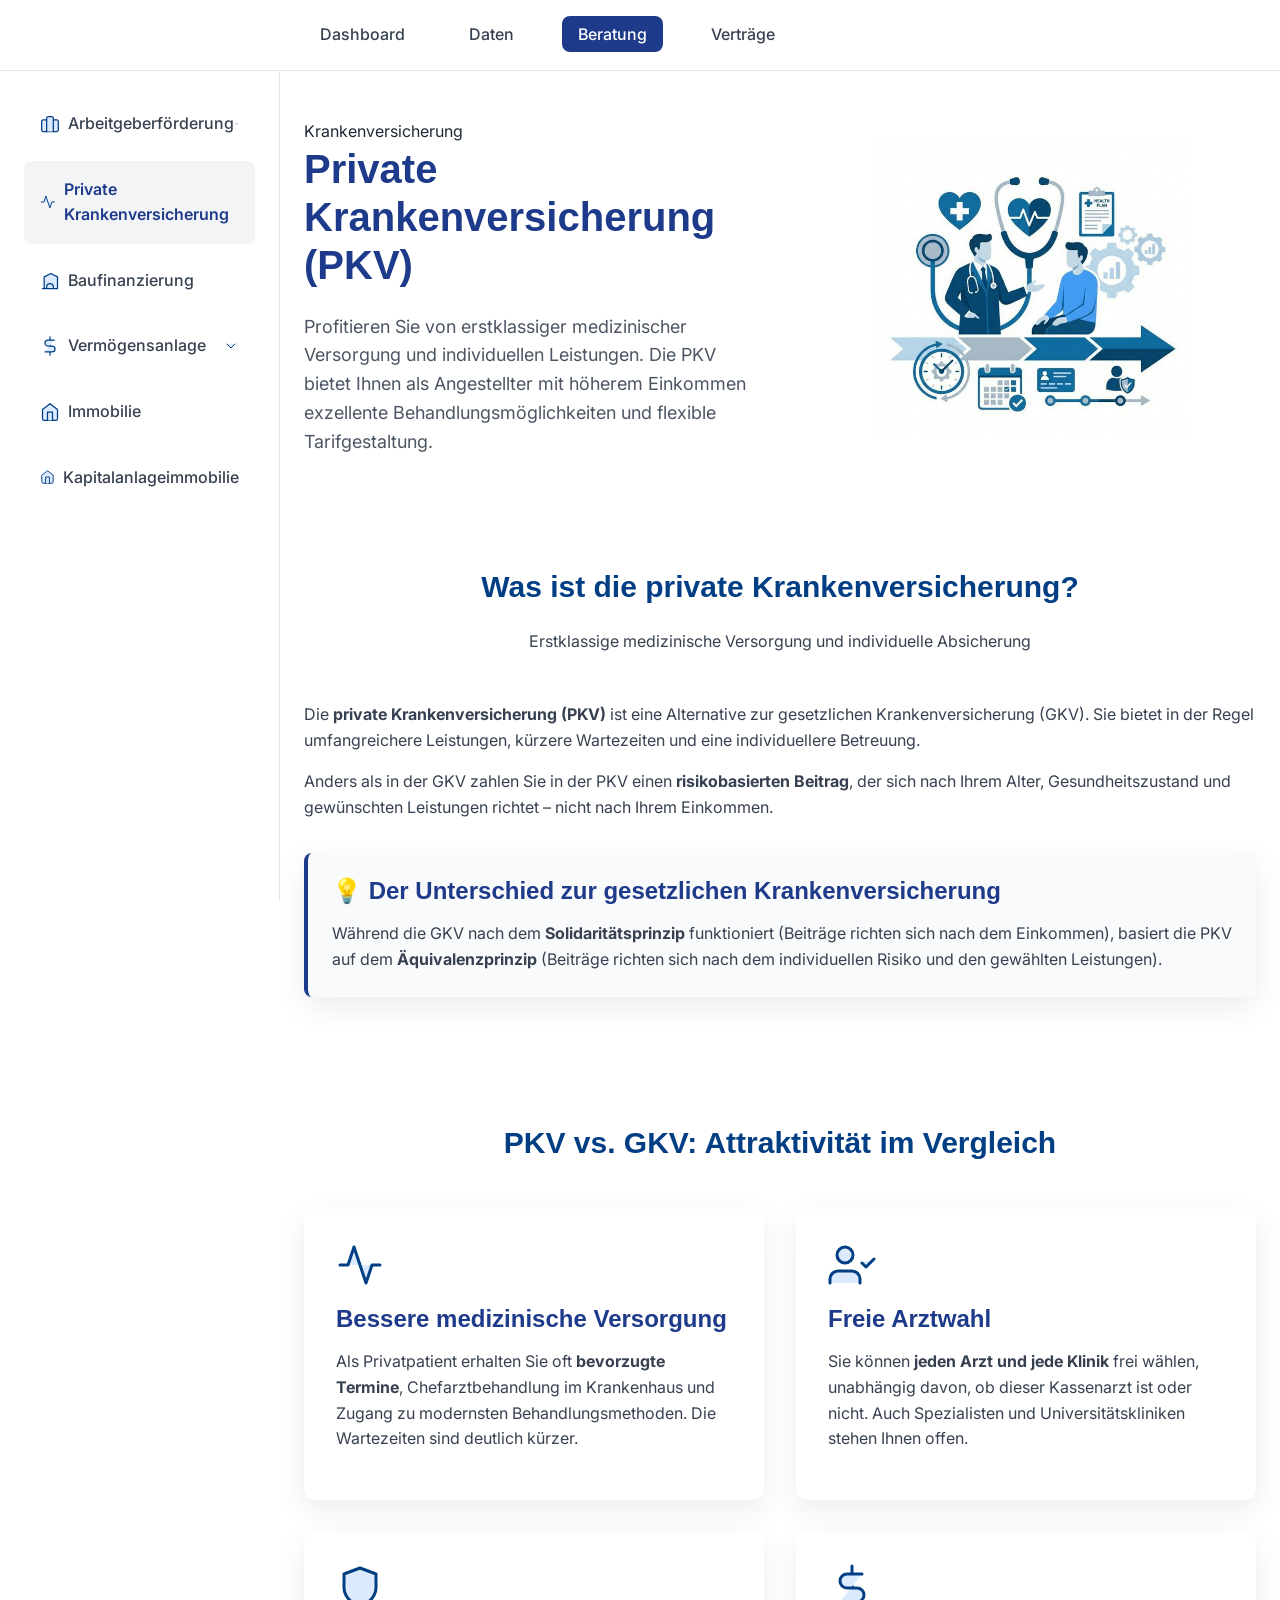
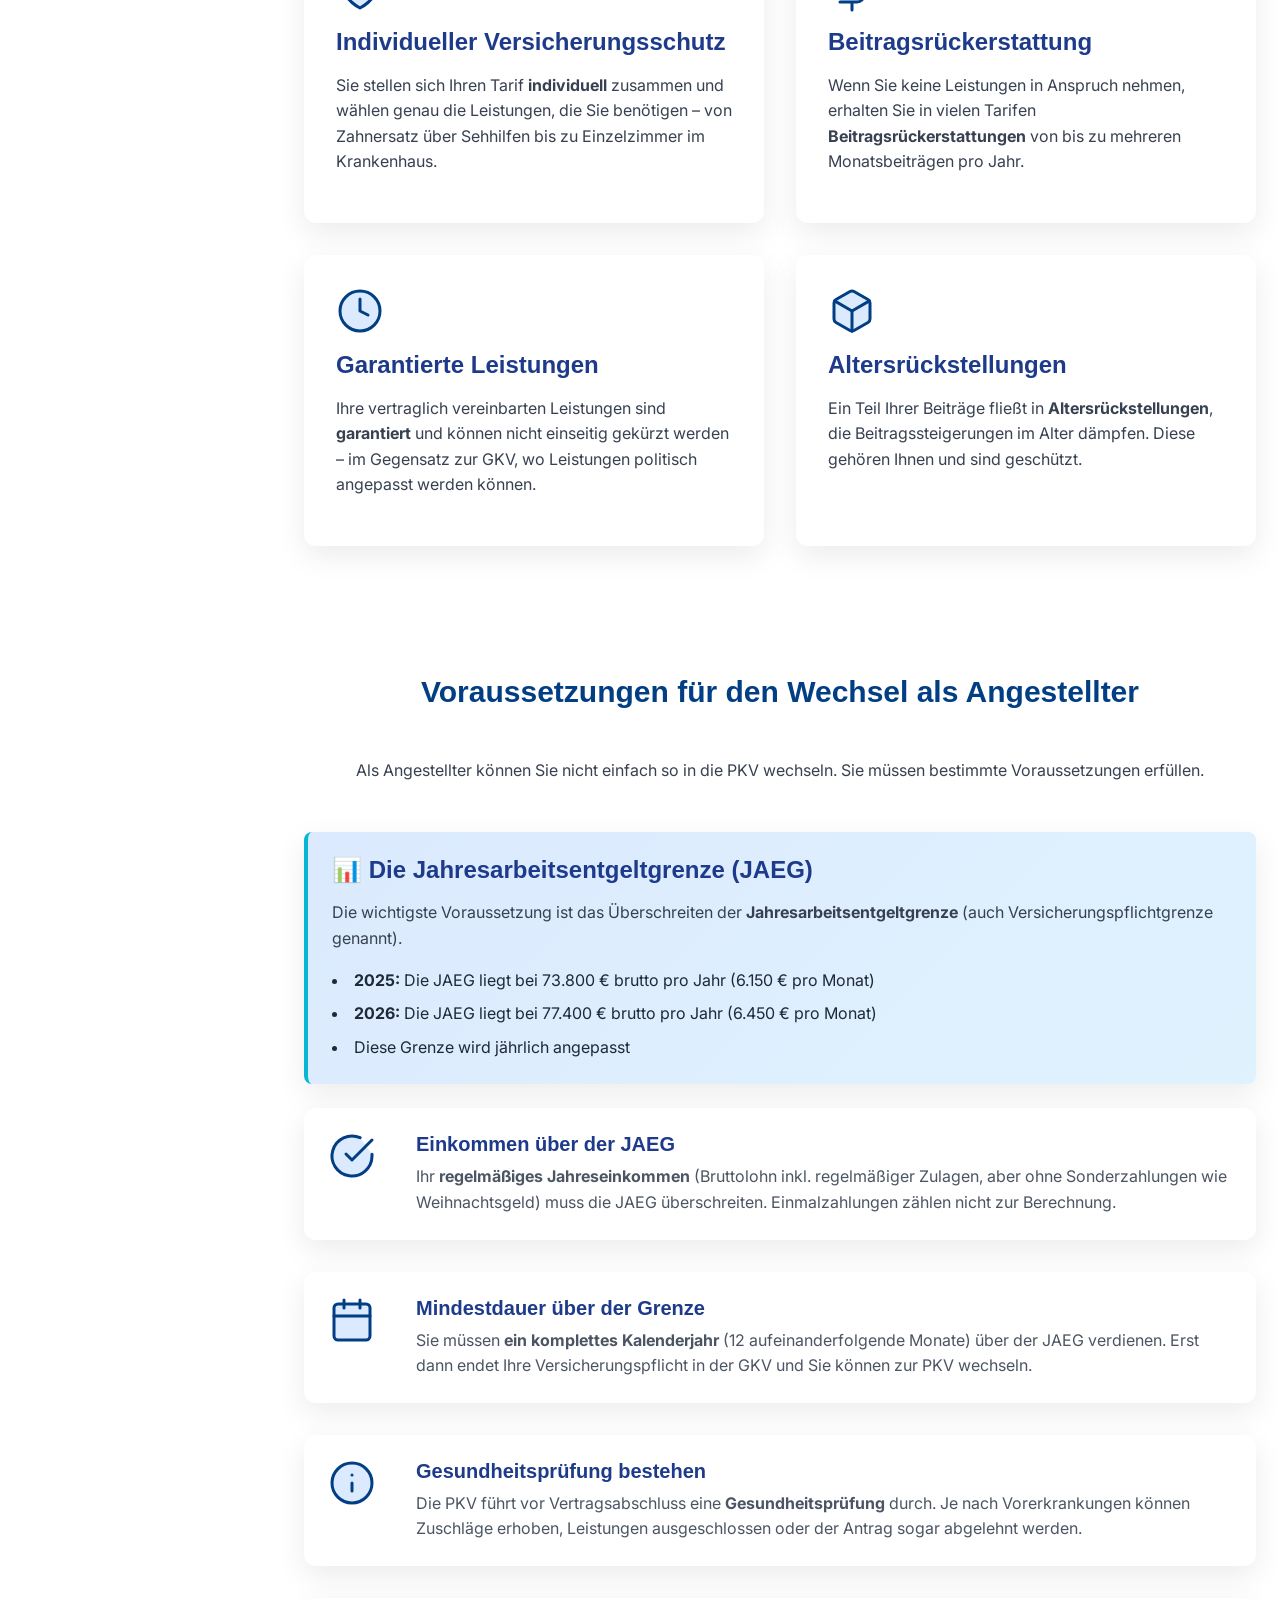
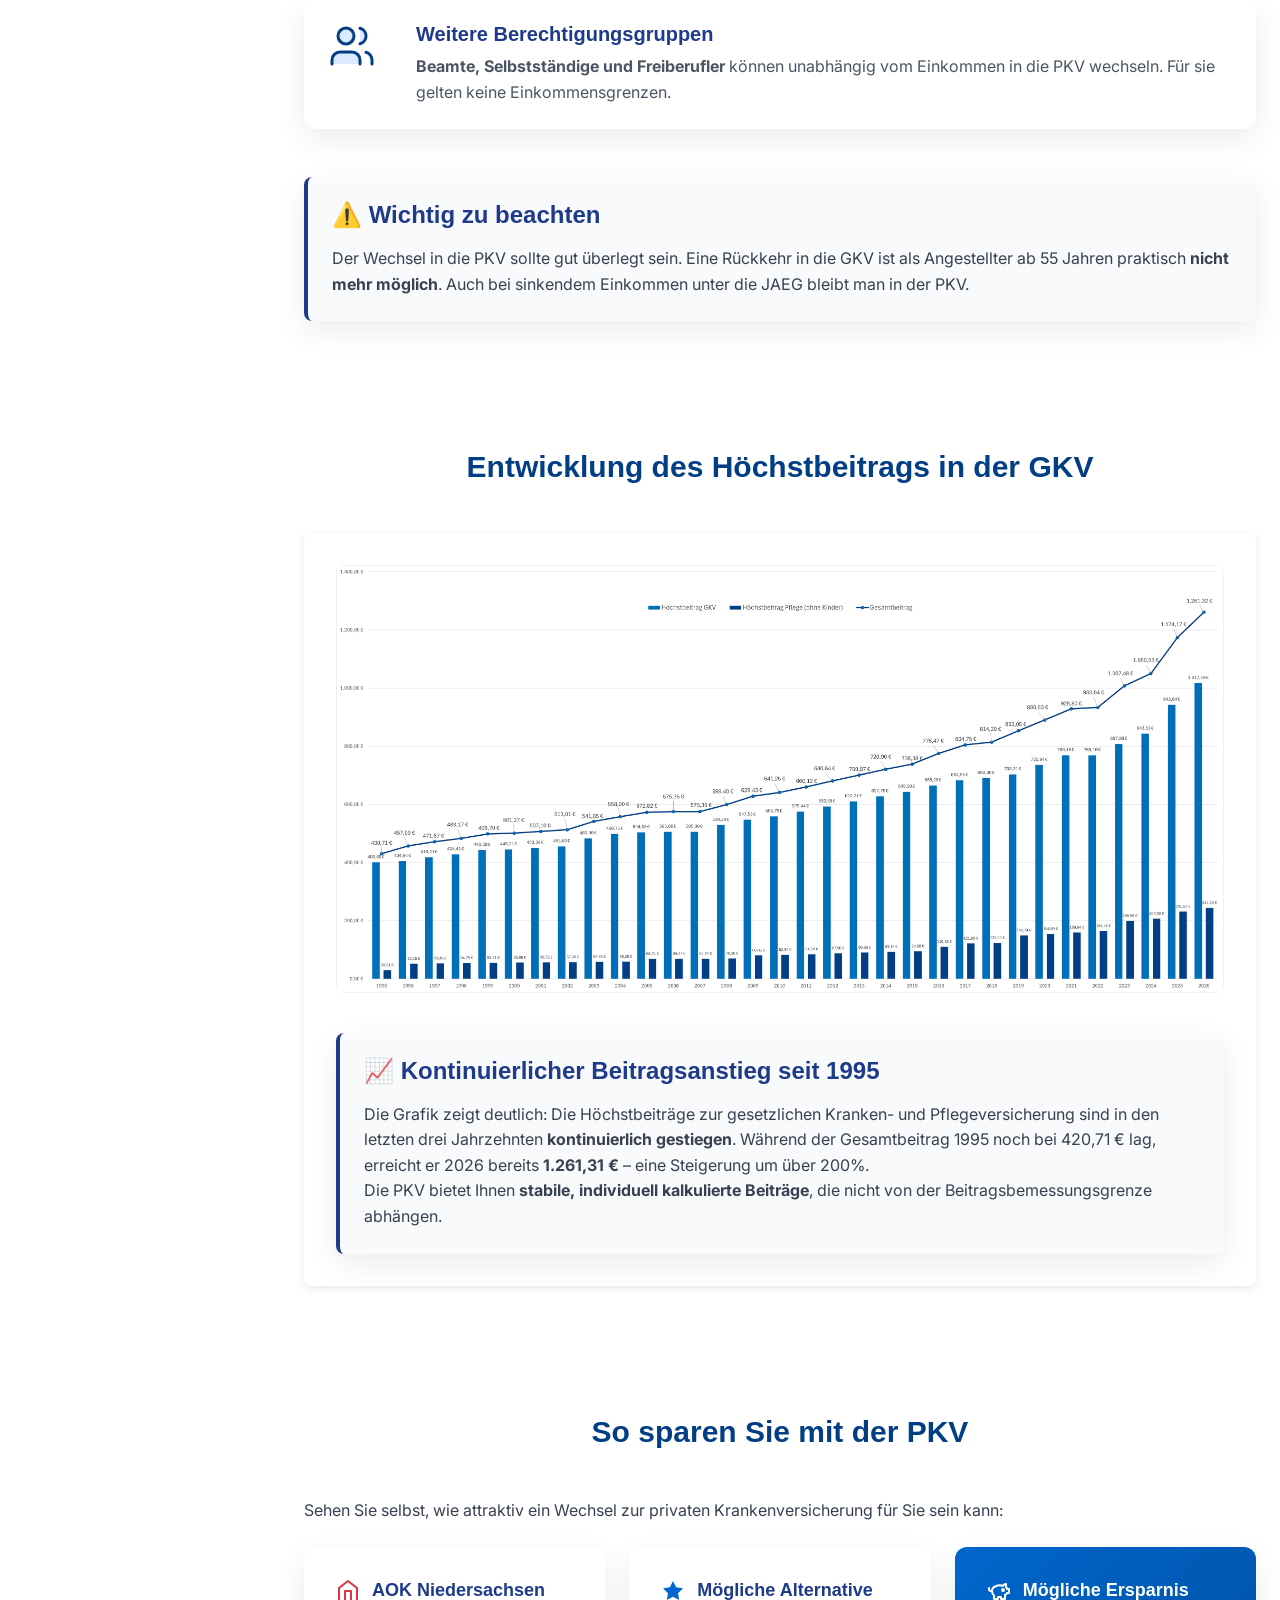
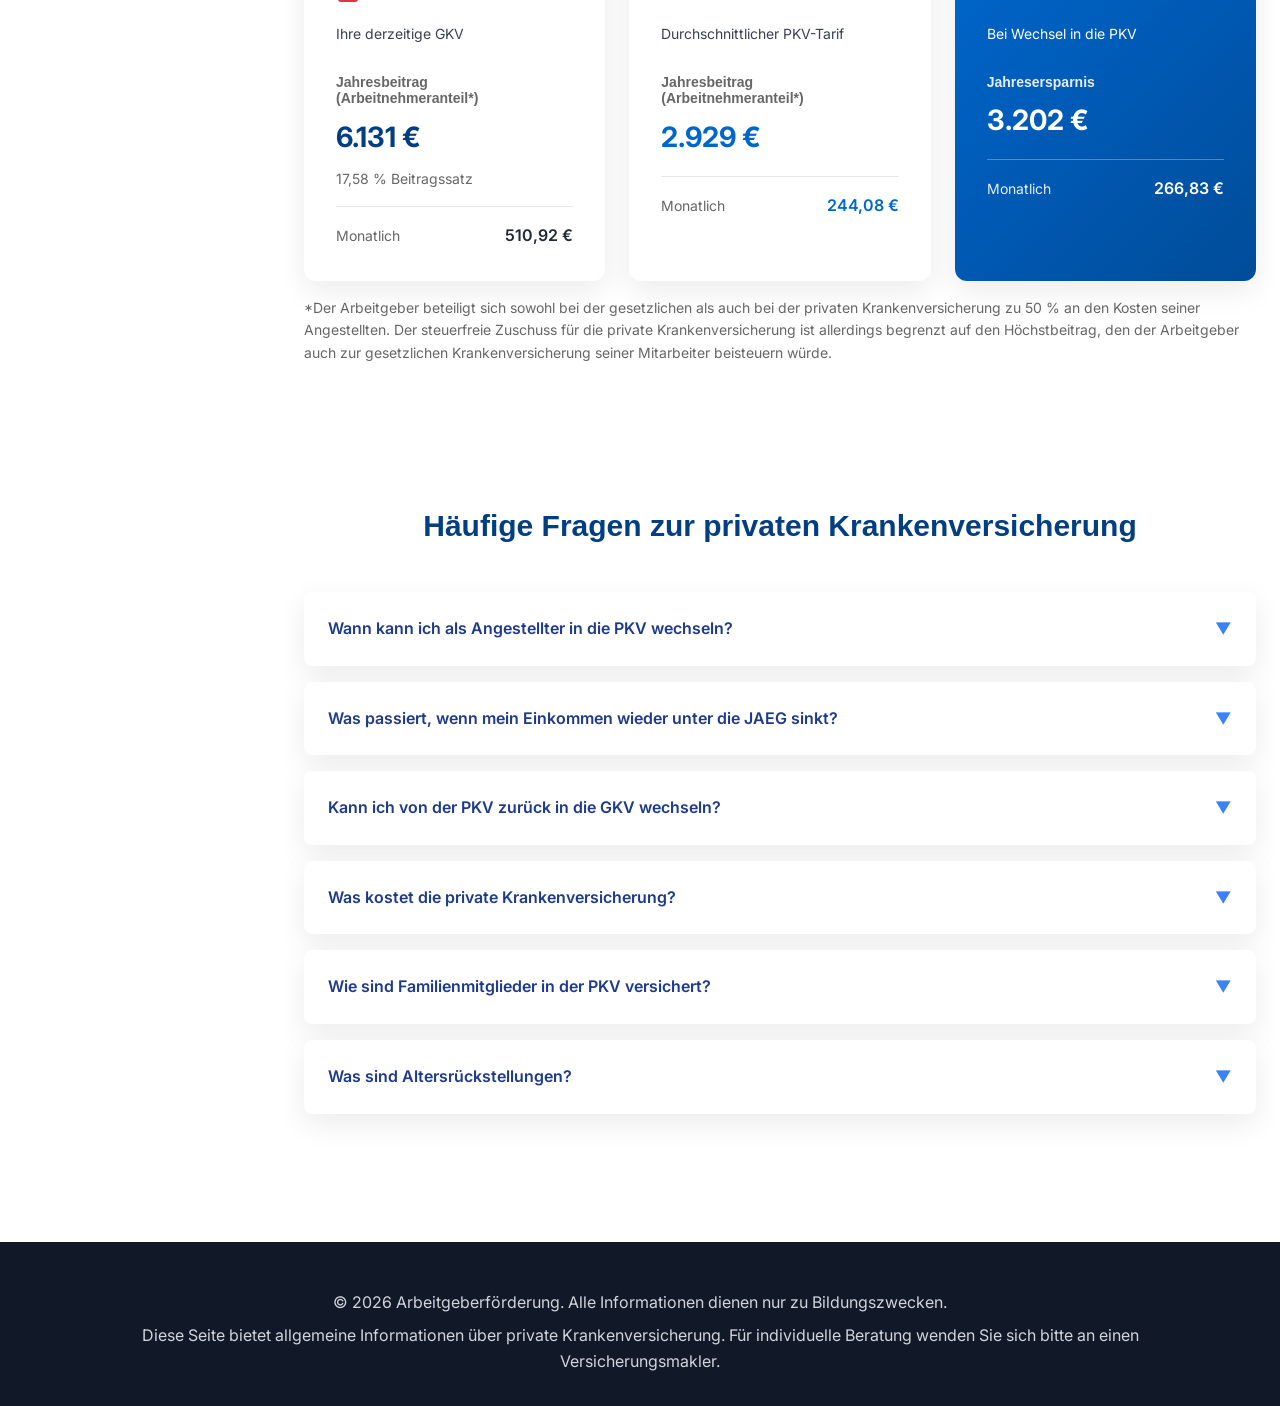
<file: pkv.html>
<!DOCTYPE html>
<html lang="de">

<head>
    <meta charset="UTF-8">
    <meta name="viewport" content="width=device-width, initial-scale=1.0">
    <title>Private Krankenversicherung (PKV)</title>
    <meta name="description"
        content="Alle Informationen zum Wechsel in die private Krankenversicherung: Voraussetzungen, Vorteile im Vergleich zur GKV und warum sich der Wechsel lohnen kann.">
    <link rel="stylesheet" href="style.css">
    <link rel="preconnect" href="https://fonts.googleapis.com">
    <link rel="preconnect" href="https://fonts.gstatic.com" crossorigin>
    <link href="https://fonts.googleapis.com/css2?family=Inter:wght@400;500;600;700&display=swap" rel="stylesheet">
</head>

<body>
    <!-- Navigation -->
    <nav class="navbar">
        <div class="nav-container">
            <ul class="nav-menu" id="navMenu">
                <li><span class="nav-link disabled">Dashboard</span></li>
                <li><span class="nav-link disabled">Daten</span></li>
                <li><a href="index.html" class="nav-link active">Beratung</a></li>
                <li><span class="nav-link disabled">Verträge</span></li>
            </ul>
        </div>
    </nav>

    <div class="app-layout">
        <!-- Sidebar -->
        <aside class="sidebar" id="sidebar">
            <ul class="sidebar-menu">
                <li class="sidebar-item">
                    <a href="index.html" class="sidebar-link"
                        style="display: flex; align-items: center; justify-content: space-between;">
                        <span style="display: flex; align-items: center; gap: 0.5rem;">
                            <!-- Icon for Arbeitgeberförderung -->
                            <svg xmlns="http://www.w3.org/2000/svg" class="icon-blue"
                                style="width: 1.25rem; height: 1.25rem;" viewBox="0 0 24 24" fill="none"
                                stroke="currentColor" stroke-width="2" stroke-linecap="round" stroke-linejoin="round">
                                <rect x="2" y="7" width="20" height="14" rx="2" ry="2" />
                                <path d="M16 21V5a2 2 0 0 0-2-2h-4a2 2 0 0 0-2 2v16" />
                            </svg>
                            Arbeitgeberförderung
                        </span>
                        <svg xmlns="http://www.w3.org/2000/svg" class="sidebar-icon-arrow icon-blue"
                            id="sidebarToggleArrow" style="width: 1rem; height: 1rem; cursor: pointer;"
                            viewBox="0 0 24 24" fill="none" stroke="currentColor" stroke-width="2"
                            stroke-linecap="round" stroke-linejoin="round">
                            <polyline points="6 9 12 15 18 9" />
                        </svg>
                    </a>
                    <ul class="sidebar-sub-menu" id="sidebarSubMenu">
                        <li><a href="vl.html" class="sidebar-sub-link">Vermögenswirksame Leistungen</a></li>
                        <li><a href="bav.html" class="sidebar-sub-link">Betriebliche Altersvorsorge</a></li>
                        <li><a href="bkv.html" class="sidebar-sub-link">Betriebliche Krankenversicherung</a></li>
                    </ul>
                </li>
                <li class="sidebar-item">
                    <a href="pkv.html" class="sidebar-link active" style="display: flex; align-items: center; gap: 0.5rem;">
                        <svg xmlns="http://www.w3.org/2000/svg" class="icon-blue"
                            style="width: 1.25rem; height: 1.25rem;" viewBox="0 0 24 24" fill="none"
                            stroke="currentColor" stroke-width="2" stroke-linecap="round" stroke-linejoin="round">
                            <path d="M22 12h-4l-3 9L9 3l-3 9H2" />
                        </svg> Private Krankenversicherung
                    </a>
                </li>
                <li class="sidebar-item">
                    <a href="baufinanzierung.html" class="sidebar-link"
                        style="display: flex; align-items: center; gap: 0.5rem; justify-content: flex-start;">
                        <svg xmlns="http://www.w3.org/2000/svg" class="icon-blue"
                            style="width: 1.25rem; height: 1.25rem;" viewBox="0 0 24 24" fill="none"
                            stroke="currentColor" stroke-width="2" stroke-linecap="round" stroke-linejoin="round">
                            <path d="M3 21h18M5 21V7l8-4 8 4v14M8 21v-2a4 4 0 0 1 8 0v2" />
                        </svg> Baufinanzierung
                    </a>
                </li>
                <li class="sidebar-item">
                    <a href="vermoegensanlage.html" class="sidebar-link"
                        style="display: flex; align-items: center; justify-content: space-between;">
                        <span style="display: flex; align-items: center; gap: 0.5rem;">
                            <svg xmlns="http://www.w3.org/2000/svg" class="icon-blue"
                                style="width: 1.25rem; height: 1.25rem;" viewBox="0 0 24 24" fill="none"
                                stroke="currentColor" stroke-width="2" stroke-linecap="round" stroke-linejoin="round">
                                <line x1="12" y1="1" x2="12" y2="23" />
                                <path d="M17 5H9.5a3.5 3.5 0 0 0 0 7h5a3.5 3.5 0 0 1 0 7H6" />
                            </svg>
                            Vermögensanlage
                        </span>
                        <svg xmlns="http://www.w3.org/2000/svg" class="sidebar-icon-arrow icon-blue"
                            id="sidebarToggleArrow2" style="width: 1rem; height: 1rem; cursor: pointer;"
                            viewBox="0 0 24 24" fill="none" stroke="currentColor" stroke-width="2"
                            stroke-linecap="round" stroke-linejoin="round">
                            <polyline points="6 9 12 15 18 9" />
                        </svg>
                    </a>
                    <ul class="sidebar-sub-menu" id="sidebarSubMenu2">
                        <li><a href="sparen-vs-investieren.html" class="sidebar-sub-link">Sparen vs. Investieren</a></li>
                        <li><a href="zinseszinseffekt.html" class="sidebar-sub-link">Zinseszinseffekt</a></li>
                        <li><a href="cost-average-effekt.html" class="sidebar-sub-link">Cost-Average-Effekt</a></li>
                        <li><a href="diversifikation.html" class="sidebar-sub-link">Diversifikation</a></li>
                        <li><a href="krisen-sind-chancen.html" class="sidebar-sub-link">Krisen sind Chancen</a></li>
                    </ul>
                </li>
                <li class="sidebar-item">
                    <a href="immobilie.html" class="sidebar-link"
                        style="display: flex; align-items: center; gap: 0.5rem; justify-content: flex-start;">
                        <svg xmlns="http://www.w3.org/2000/svg" class="icon-blue"
                            style="width: 1.25rem; height: 1.25rem;" viewBox="0 0 24 24" fill="none"
                            stroke="currentColor" stroke-width="2" stroke-linecap="round" stroke-linejoin="round">
                            <path d="M3 9l9-7 9 7v11a2 2 0 0 1-2 2H5a2 2 0 0 1-2-2z" />
                            <polyline points="9 22 9 12 15 12 15 22" />
                        </svg>
                        Immobilie
                    </a>
                </li>
                <li class="sidebar-item">
                    <a href="kapitalanlageimmobilie.html" class="sidebar-link"
                        style="display: flex; align-items: center; gap: 0.5rem; justify-content: flex-start;">
                        <svg xmlns="http://www.w3.org/2000/svg" class="icon-blue"
                            style="width: 1.25rem; height: 1.25rem;" viewBox="0 0 24 24" fill="none"
                            stroke="currentColor" stroke-width="2" stroke-linecap="round" stroke-linejoin="round">
                            <path d="M3 9l9-7 9 7v11a2 2 0 0 1-2 2H5a2 2 0 0 1-2-2z" />
                            <polyline points="9 22 9 12 15 12 15 22" />
                        </svg>
                        Kapitalanlageimmobilie
                    </a>
                </li>
            </ul>
        </aside>

        <!-- Main Content -->
        <main class="main-content">
            <!-- Hero Section -->
            <section class="hero">
                <div class="hero-container">
                    <div class="hero-content">
                        <span class="badge">Krankenversicherung</span>
                        <h1>Private Krankenversicherung (PKV)</h1>
                        <p class="hero-subtitle">
                            Profitieren Sie von erstklassiger medizinischer Versorgung und individuellen
                            Leistungen. Die PKV bietet Ihnen als Angestellter mit höherem Einkommen
                            exzellente Behandlungsmöglichkeiten und flexible Tarifgestaltung.
                        </p>
                    </div>
                    <div class="hero-illustration">
                        <img src="images/pkv_header_new.png" alt="Private Krankenversicherung Illustration">
                    </div>
                </div>
            </section>

            <!-- Was ist PKV? -->
            <section class="section">
                <div class="container">
                    <div class="text-center mb-xl">
                        <h2>Was ist die private Krankenversicherung?</h2>
                        <p>Erstklassige medizinische Versorgung und individuelle Absicherung</p>
                    </div>

                    <p>
                        Die <strong>private Krankenversicherung (PKV)</strong> ist eine Alternative zur
                        gesetzlichen Krankenversicherung (GKV). Sie bietet in der Regel umfangreichere
                        Leistungen, kürzere Wartezeiten und eine individuellere Betreuung.
                    </p>
                    <p>
                        Anders als in der GKV zahlen Sie in der PKV einen <strong>risikobasierten Beitrag</strong>,
                        der sich nach Ihrem Alter, Gesundheitszustand und gewünschten Leistungen richtet –
                        nicht nach Ihrem Einkommen.
                    </p>

                    <div class="info-box">
                        <h3>💡 Der Unterschied zur gesetzlichen Krankenversicherung</h3>
                        <p>
                            Während die GKV nach dem <strong>Solidaritätsprinzip</strong> funktioniert
                            (Beiträge richten sich nach dem Einkommen), basiert die PKV auf dem
                            <strong>Äquivalenzprinzip</strong> (Beiträge richten sich nach dem individuellen
                            Risiko und den gewählten Leistungen).
                        </p>
                    </div>
                </div>
            </section>

            <!-- PKV vs GKV Vergleich -->
            <section class="section section--alt">
                <div class="container">
                    <h2 class="text-center mb-xl">PKV vs. GKV: Attraktivität im Vergleich</h2>

                    <div class="card-grid">
                        <div class="card">
                            <div class="card-icon">
                                <svg xmlns="http://www.w3.org/2000/svg" class="icon-blue" viewBox="0 0 24 24"
                                    fill="none" stroke="currentColor" stroke-width="2" stroke-linecap="round"
                                    stroke-linejoin="round">
                                    <path d="M22 12h-4l-3 9L9 3l-3 9H2" />
                                </svg>
                            </div>
                            <h3>Bessere medizinische Versorgung</h3>
                            <p>
                                Als Privatpatient erhalten Sie oft <strong>bevorzugte Termine</strong>,
                                Chefarztbehandlung im Krankenhaus und Zugang zu modernsten Behandlungsmethoden.
                                Die Wartezeiten sind deutlich kürzer.
                            </p>
                        </div>

                        <div class="card">
                            <div class="card-icon">
                                <svg xmlns="http://www.w3.org/2000/svg" class="icon-blue" viewBox="0 0 24 24"
                                    fill="none" stroke="currentColor" stroke-width="2" stroke-linecap="round"
                                    stroke-linejoin="round">
                                    <path d="M16 21v-2a4 4 0 0 0-4-4H5a4 4 0 0 0-4 4v2" />
                                    <circle cx="8.5" cy="7" r="4" />
                                    <polyline points="17 11 19 13 23 9" />
                                </svg>
                            </div>
                            <h3>Freie Arztwahl</h3>
                            <p>
                                Sie können <strong>jeden Arzt und jede Klinik</strong> frei wählen, unabhängig
                                davon, ob dieser Kassenarzt ist oder nicht. Auch Spezialisten und Universitätskliniken
                                stehen Ihnen offen.
                            </p>
                        </div>

                        <div class="card">
                            <div class="card-icon">
                                <svg xmlns="http://www.w3.org/2000/svg" class="icon-blue" viewBox="0 0 24 24"
                                    fill="none" stroke="currentColor" stroke-width="2" stroke-linecap="round"
                                    stroke-linejoin="round">
                                    <path d="M12 22s8-4 8-10V5l-8-3-8 3v7c0 6 8 10 8 10z" />
                                </svg>
                            </div>
                            <h3>Individueller Versicherungsschutz</h3>
                            <p>
                                Sie stellen sich Ihren Tarif <strong>individuell</strong> zusammen und wählen
                                genau die Leistungen, die Sie benötigen – von Zahnersatz über Sehhilfen bis
                                zu Einzelzimmer im Krankenhaus.
                            </p>
                        </div>

                        <div class="card">
                            <div class="card-icon">
                                <svg xmlns="http://www.w3.org/2000/svg" class="icon-blue" viewBox="0 0 24 24"
                                    fill="none" stroke="currentColor" stroke-width="2" stroke-linecap="round"
                                    stroke-linejoin="round">
                                    <line x1="12" y1="1" x2="12" y2="23" />
                                    <path d="M17 5H9.5a3.5 3.5 0 0 0 0 7h5a3.5 3.5 0 0 1 0 7H6" />
                                </svg>
                            </div>
                            <h3>Beitragsrückerstattung</h3>
                            <p>
                                Wenn Sie keine Leistungen in Anspruch nehmen, erhalten Sie in vielen Tarifen
                                <strong>Beitragsrückerstattungen</strong> von bis zu mehreren Monatsbeiträgen
                                pro Jahr.
                            </p>
                        </div>

                        <div class="card">
                            <div class="card-icon">
                                <svg xmlns="http://www.w3.org/2000/svg" class="icon-blue" viewBox="0 0 24 24"
                                    fill="none" stroke="currentColor" stroke-width="2" stroke-linecap="round"
                                    stroke-linejoin="round">
                                    <circle cx="12" cy="12" r="10" />
                                    <polyline points="12 6 12 12 16 14" />
                                </svg>
                            </div>
                            <h3>Garantierte Leistungen</h3>
                            <p>
                                Ihre vertraglich vereinbarten Leistungen sind <strong>garantiert</strong>
                                und können nicht einseitig gekürzt werden – im Gegensatz zur GKV, wo
                                Leistungen politisch angepasst werden können.
                            </p>
                        </div>

                        <div class="card">
                            <div class="card-icon">
                                <svg xmlns="http://www.w3.org/2000/svg" class="icon-blue" viewBox="0 0 24 24"
                                    fill="none" stroke="currentColor" stroke-width="2" stroke-linecap="round"
                                    stroke-linejoin="round">
                                    <path
                                        d="M21 16V8a2 2 0 0 0-1-1.73l-7-4a2 2 0 0 0-2 0l-7 4A2 2 0 0 0 3 8v8a2 2 0 0 0 1 1.73l7 4a2 2 0 0 0 2 0l7-4A2 2 0 0 0 21 16z" />
                                    <polyline points="3.27 6.96 12 12.01 20.73 6.96" />
                                    <line x1="12" y1="22.08" x2="12" y2="12" />
                                </svg>
                            </div>
                            <h3>Altersrückstellungen</h3>
                            <p>
                                Ein Teil Ihrer Beiträge fließt in <strong>Altersrückstellungen</strong>,
                                die Beitragssteigerungen im Alter dämpfen. Diese gehören Ihnen und sind
                                geschützt.
                            </p>
                        </div>
                    </div>
                </div>
            </section>

            <!-- Voraussetzungen für den Wechsel -->
            <section class="section">
                <div class="container">
                    <h2 class="text-center mb-xl">Voraussetzungen für den Wechsel als Angestellter</h2>
                    <p class="text-center mb-xl">
                        Als Angestellter können Sie nicht einfach so in die PKV wechseln.
                        Sie müssen bestimmte Voraussetzungen erfüllen.
                    </p>

                    <div class="highlight-box">
                        <h3>📊 Die Jahresarbeitsentgeltgrenze (JAEG)</h3>
                        <p>
                            Die wichtigste Voraussetzung ist das Überschreiten der
                            <strong>Jahresarbeitsentgeltgrenze</strong> (auch Versicherungspflichtgrenze genannt).
                        </p>
                        <ul style="margin-top: 1rem;">
                            <li style="margin-bottom: 0.5rem;">
                                <strong>2025:</strong> Die JAEG liegt bei 73.800 € brutto pro Jahr
                                (6.150 € pro Monat)
                            </li>
                            <li style="margin-bottom: 0.5rem;">
                                <strong>2026:</strong> Die JAEG liegt bei 77.400 € brutto pro Jahr
                                (6.450 € pro Monat)
                            </li>
                            <li>
                                Diese Grenze wird jährlich angepasst
                            </li>
                        </ul>
                    </div>

                    <ul class="feature-list mt-lg">
                        <li class="feature-item">
                            <div class="feature-icon">
                                <svg xmlns="http://www.w3.org/2000/svg" class="icon-blue" viewBox="0 0 24 24"
                                    fill="none" stroke="currentColor" stroke-width="2" stroke-linecap="round"
                                    stroke-linejoin="round">
                                    <path d="M22 11.08V12a10 10 0 1 1-5.93-9.14" />
                                    <polyline points="22 4 12 14.01 9 11.01" />
                                </svg>
                            </div>
                            <div class="feature-content">
                                <h4>Einkommen über der JAEG</h4>
                                <p>
                                    Ihr <strong>regelmäßiges Jahreseinkommen</strong> (Bruttolohn inkl. regelmäßiger
                                    Zulagen, aber ohne Sonderzahlungen wie Weihnachtsgeld) muss die JAEG
                                    überschreiten. Einmalzahlungen zählen nicht zur Berechnung.
                                </p>
                            </div>
                        </li>

                        <li class="feature-item">
                            <div class="feature-icon">
                                <svg xmlns="http://www.w3.org/2000/svg" class="icon-blue" viewBox="0 0 24 24"
                                    fill="none" stroke="currentColor" stroke-width="2" stroke-linecap="round"
                                    stroke-linejoin="round">
                                    <rect x="3" y="4" width="18" height="18" rx="2" ry="2" />
                                    <line x1="16" y1="2" x2="16" y2="6" />
                                    <line x1="8" y1="2" x2="8" y2="6" />
                                    <line x1="3" y1="10" x2="21" y2="10" />
                                </svg>
                            </div>
                            <div class="feature-content">
                                <h4>Mindestdauer über der Grenze</h4>
                                <p>
                                    Sie müssen <strong>ein komplettes Kalenderjahr</strong> (12 aufeinanderfolgende
                                    Monate) über der JAEG verdienen. Erst dann endet Ihre Versicherungspflicht
                                    in der GKV und Sie können zur PKV wechseln.
                                </p>
                            </div>
                        </li>

                        <li class="feature-item">
                            <div class="feature-icon">
                                <svg xmlns="http://www.w3.org/2000/svg" class="icon-blue" viewBox="0 0 24 24"
                                    fill="none" stroke="currentColor" stroke-width="2" stroke-linecap="round"
                                    stroke-linejoin="round">
                                    <circle cx="12" cy="12" r="10" />
                                    <path d="M12 16v-4" />
                                    <path d="M12 8h.01" />
                                </svg>
                            </div>
                            <div class="feature-content">
                                <h4>Gesundheitsprüfung bestehen</h4>
                                <p>
                                    Die PKV führt vor Vertragsabschluss eine <strong>Gesundheitsprüfung</strong>
                                    durch. Je nach Vorerkrankungen können Zuschläge erhoben, Leistungen
                                    ausgeschlossen oder der Antrag sogar abgelehnt werden.
                                </p>
                            </div>
                        </li>

                        <li class="feature-item">
                            <div class="feature-icon">
                                <svg xmlns="http://www.w3.org/2000/svg" class="icon-blue" viewBox="0 0 24 24"
                                    fill="none" stroke="currentColor" stroke-width="2" stroke-linecap="round"
                                    stroke-linejoin="round">
                                    <path d="M16 21v-2a4 4 0 0 0-4-4H6a4 4 0 0 0-4 4v2" />
                                    <circle cx="9" cy="7" r="4" />
                                    <path d="M22 21v-2a4 4 0 0 0-3-3.87" />
                                    <path d="M16 3.13a4 4 0 0 1 0 7.75" />
                                </svg>
                            </div>
                            <div class="feature-content">
                                <h4>Weitere Berechtigungsgruppen</h4>
                                <p>
                                    <strong>Beamte, Selbstständige und Freiberufler</strong> können unabhängig
                                    vom Einkommen in die PKV wechseln. Für sie gelten keine
                                    Einkommensgrenzen.
                                </p>
                            </div>
                        </li>
                    </ul>

                    <div class="info-box mt-xl">
                        <h3>⚠️ Wichtig zu beachten</h3>
                        <p>
                            Der Wechsel in die PKV sollte gut überlegt sein. Eine Rückkehr in die GKV ist
                            als Angestellter ab 55 Jahren praktisch <strong>nicht mehr möglich</strong>.
                            Auch bei sinkendem Einkommen unter die JAEG bleibt man in der PKV.
                        </p>
                    </div>
                </div>
            </section>

            <!-- Entwicklung des Höchstbeitrags -->
            <section class="section section--alt">
                <div class="container">
                    <h2 class="text-center mb-xl">Entwicklung des Höchstbeitrags in der GKV</h2>

                    <div
                        style="background: white; padding: 2rem; border-radius: 0.5rem; box-shadow: 0 2px 8px rgba(0,0,0,0.1);">
                        <!-- Chart Image -->
                        <img src="images/gkv_hoechstbeitrag_entwicklung.png" id="gkvChartImage"
                            alt="Entwicklung des Höchstbeitrags in der GKV 1995-2026"
                            style="width: 100%; height: auto; border-radius: 0.5rem; cursor: zoom-in;">

                        <!-- Info box -->
                        <div class="info-box" style="margin-top: 2rem;">
                            <h3>📈 Kontinuierlicher Beitragsanstieg seit 1995</h3>
                            <p>
                                Die Grafik zeigt deutlich: Die Höchstbeiträge zur gesetzlichen Kranken- und
                                Pflegeversicherung sind in den letzten drei Jahrzehnten <strong>kontinuierlich
                                    gestiegen</strong>.
                                Während der Gesamtbeitrag 1995 noch bei 420,71 € lag, erreicht er 2026 bereits
                                <strong>1.261,31 €</strong> – eine Steigerung um über 200%.
                            </p>
                            <p>
                                Die PKV bietet Ihnen <strong>stabile, individuell kalkulierte Beiträge</strong>, die
                                nicht von der Beitragsbemessungsgrenze abhängen.
                            </p>
                        </div>
                    </div>
                </div>
            </section>


            <!-- Rechenbeispiel -->
            <section class="section section--alt">
                <div class="container">
                    <h2 class="text-center mb-xl">So sparen Sie mit der PKV</h2>

                    <p>
                        Sehen Sie selbst, wie attraktiv ein Wechsel zur privaten Krankenversicherung für Sie sein kann:
                    </p>

                    <div class="card-grid mt-lg"
                        style="grid-template-columns: repeat(auto-fit, minmax(280px, 1fr)); gap: 1.5rem;">
                        <!-- AOK Niedersachsen -->
                        <div class="card">
                            <div style="display: flex; align-items: center; gap: 0.75rem; margin-bottom: 1rem;">
                                <svg xmlns="http://www.w3.org/2000/svg"
                                    style="width: 1.5rem; height: 1.5rem; color: #dc3545;" viewBox="0 0 24 24"
                                    fill="none" stroke="currentColor" stroke-width="2" stroke-linecap="round"
                                    stroke-linejoin="round">
                                    <path d="M3 9l9-7 9 7v11a2 2 0 0 1-2 2H5a2 2 0 0 1-2-2z" />
                                    <polyline points="9 22 9 12 15 12 15 22" />
                                </svg>
                                <h3 style="margin: 0; font-size: 1.125rem;">AOK Niedersachsen</h3>
                            </div>
                            <div style="font-size: 0.875rem; line-height: 1.6; color: #333;">
                                <p style="margin: 0.25rem 0;">Ihre derzeitige GKV</p>
                            </div>
                            <div style="margin-top: 1.5rem;">
                                <h4 style="margin: 0 0 0.5rem 0; font-size: 0.875rem; color: #666;">Jahresbeitrag
                                    (Arbeitnehmeranteil*)</h4>
                                <p style="margin: 0; font-size: 1.75rem; font-weight: 700; color: #023e84;">6.131 €</p>
                                <p style="margin: 0.5rem 0 0 0; font-size: 0.875rem; color: #666;">17,58 % Beitragssatz
                                </p>
                            </div>
                            <div
                                style="margin-top: 1rem; padding-top: 1rem; border-top: 1px solid #e5e7eb; display: flex; justify-content: space-between; align-items: center;">
                                <span style="font-size: 0.875rem; color: #666;">Monatlich</span>
                                <span style="font-size: 1rem; font-weight: 600;">510,92 €</span>
                            </div>
                        </div>

                        <!-- Mögliche Alternative -->
                        <div class="card">
                            <div style="display: flex; align-items: center; gap: 0.75rem; margin-bottom: 1rem;">
                                <svg xmlns="http://www.w3.org/2000/svg"
                                    style="width: 1.5rem; height: 1.5rem; color: #0066cc;" viewBox="0 0 24 24"
                                    fill="currentColor">
                                    <path
                                        d="M12 2l3.09 6.26L22 9.27l-5 4.87 1.18 6.88L12 17.77l-6.18 3.25L7 14.14 2 9.27l6.91-1.01L12 2z" />
                                </svg>
                                <h3 style="margin: 0; font-size: 1.125rem;">Mögliche Alternative</h3>
                            </div>
                            <div style="font-size: 0.875rem; line-height: 1.6; color: #0066cc;">
                                <p style="margin: 0.25rem 0;">Durchschnittlicher PKV-Tarif</p>
                            </div>
                            <div style="margin-top: 1.5rem;">
                                <h4 style="margin: 0 0 0.5rem 0; font-size: 0.875rem; color: #666;">Jahresbeitrag
                                    (Arbeitnehmeranteil*)</h4>
                                <p style="margin: 0; font-size: 1.75rem; font-weight: 700; color: #0066cc;">2.929 €</p>
                            </div>
                            <div
                                style="margin-top: 1rem; padding-top: 1rem; border-top: 1px solid #e5e7eb; display: flex; justify-content: space-between; align-items: center;">
                                <span style="font-size: 0.875rem; color: #666;">Monatlich</span>
                                <span style="font-size: 1rem; font-weight: 600; color: #0066cc;">244,08 €</span>
                            </div>
                        </div>

                        <!-- Mögliche Ersparnis -->
                        <div class="card"
                            style="background: linear-gradient(135deg, #0066cc 0%, #004c99 100%); color: white; border: none;">
                            <div style="display: flex; align-items: center; gap: 0.75rem; margin-bottom: 1rem;">
                                <svg xmlns="http://www.w3.org/2000/svg"
                                    style="width: 1.5rem; height: 1.5rem; color: white;" viewBox="0 0 24 24" fill="none"
                                    stroke="currentColor" stroke-width="2" stroke-linecap="round"
                                    stroke-linejoin="round">
                                    <path
                                        d="M19 5c-1.5 0-2.8 1.4-3 2-3.5-1.5-11-.3-11 5 0 1.8 0 3 2 4.5V20h4v-2h3v2h4v-4c1-.5 1.7-1 2-2h2v-4h-2c0-1-.5-1.5-1-2V5z" />
                                    <path d="M2 9v1c0 1.1.9 2 2 2h1" />
                                    <circle cx="16" cy="11" r="1" fill="currentColor" />
                                </svg>
                                <h3 style="margin: 0; font-size: 1.125rem; color: white;">Mögliche Ersparnis</h3>
                            </div>
                            <div style="font-size: 0.875rem; line-height: 1.6; color: white; min-height: 1.6rem;">
                                <p style="margin: 0.25rem 0; color: white;">Bei Wechsel in die PKV</p>
                            </div>
                            <div style="margin-top: 1.5rem;">
                                <h4 style="margin: 0 0 0.5rem 0; font-size: 0.875rem; opacity: 0.9; color: white;">
                                    Jahresersparnis</h4>
                                <p style="margin: 0; font-size: 1.75rem; font-weight: 700; color: white;">3.202 €</p>
                            </div>
                            <div
                                style="margin-top: 1rem; padding-top: 1rem; border-top: 1px solid rgba(255,255,255,0.3); display: flex; justify-content: space-between; align-items: center;">
                                <span style="font-size: 0.875rem; opacity: 0.9; color: white;">Monatlich</span>
                                <span style="font-size: 1rem; font-weight: 600; color: white;">266,83 €</span>
                            </div>
                        </div>
                    </div>

                    <p style="margin-top: 1rem; font-size: 0.875rem; color: #666;">*Der Arbeitgeber beteiligt sich
                        sowohl bei der gesetzlichen als auch bei der privaten Krankenversicherung zu 50 % an den Kosten
                        seiner Angestellten. Der steuerfreie Zuschuss für die private Krankenversicherung ist allerdings
                        begrenzt auf den Höchstbeitrag, den der Arbeitgeber auch zur gesetzlichen Krankenversicherung
                        seiner
                        Mitarbeiter beisteuern würde.</p>
                </div>
            </section>

            <!-- FAQ -->
            <section class="section">
                <div class="container">
                    <h2 class="text-center mb-xl">Häufige Fragen zur privaten Krankenversicherung</h2>

                    <div class="accordion">
                        <div class="accordion-item">
                            <div class="accordion-header">
                                <span>Wann kann ich als Angestellter in die PKV wechseln?</span>
                                <span class="accordion-icon">▼</span>
                            </div>
                            <div class="accordion-content">
                                <div class="accordion-body">
                                    <p>
                                        Als Angestellter können Sie in die PKV wechseln, wenn Ihr regelmäßiges
                                        <strong>Jahreseinkommen die Jahresarbeitsentgeltgrenze (JAEG)</strong>
                                        überschreitet. Für 2026 liegt diese bei 77.400 € brutto jährlich
                                        (6.450 € monatlich).
                                    </p>
                                    <p>
                                        Sie müssen mindestens <strong>ein komplettes Kalenderjahr</strong> über
                                        dieser Grenze verdienen, bevor Sie wechseln können. Der Wechsel ist dann
                                        zum Jahresende mit einer Kündigungsfrist von 2 Monaten zur GKV möglich.
                                    </p>
                                </div>
                            </div>
                        </div>

                        <div class="accordion-item">
                            <div class="accordion-header">
                                <span>Was passiert, wenn mein Einkommen wieder unter die JAEG sinkt?</span>
                                <span class="accordion-icon">▼</span>
                            </div>
                            <div class="accordion-content">
                                <div class="accordion-body">
                                    <p>
                                        Wenn Ihr Einkommen als Angestellter wieder unter die JAEG sinkt,
                                        <strong>bleiben Sie in der PKV</strong>. Eine automatische Rückkehr
                                        in die GKV gibt es nicht.
                                    </p>
                                    <p>
                                        Sie können nur unter bestimmten Voraussetzungen zurück:
                                    </p>
                                    <ul>
                                        <li>Wenn Sie unter 55 Jahre alt sind und wieder versicherungspflichtig
                                            werden (z.B. durch ein Einkommen unter der JAEG)</li>
                                        <li>Wenn Sie arbeitslos werden und Arbeitslosengeld I beziehen</li>
                                        <li>Wenn Sie eine geringfügige Beschäftigung (Minijob) aufnehmen</li>
                                    </ul>
                                    <p>
                                        Ab 55 Jahren ist die Rückkehr in die GKV praktisch
                                        <strong>nicht mehr möglich</strong>.
                                    </p>
                                </div>
                            </div>
                        </div>

                        <div class="accordion-item">
                            <div class="accordion-header">
                                <span>Kann ich von der PKV zurück in die GKV wechseln?</span>
                                <span class="accordion-icon">▼</span>
                            </div>
                            <div class="accordion-content">
                                <div class="accordion-body">
                                    <p>
                                        Eine Rückkehr ist grundsätzlich schwierig und an strenge Bedingungen geknüpft:
                                    </p>
                                    <ul>
                                        <li><strong>Als Angestellter unter 55 Jahren:</strong> Möglich, wenn Sie
                                            wieder versicherungspflichtig werden (Einkommen unter JAEG,
                                            Arbeitslosigkeit)</li>
                                        <li><strong>Ab 55 Jahren:</strong> Praktisch unmöglich, außer Sie werden
                                            familienversichert (sehr selten)</li>
                                        <li><strong>Als Selbstständiger:</strong> Nur durch Aufnahme einer
                                            versicherungspflichtigen Angestelltentätigkeit unter der JAEG</li>
                                    </ul>
                                    <p>
                                        <strong>Wichtig:</strong> Die Entscheidung für die PKV sollte daher
                                        wohlüberlegt und langfristig geplant sein!
                                    </p>
                                </div>
                            </div>
                        </div>

                        <div class="accordion-item">
                            <div class="accordion-header">
                                <span>Was kostet die private Krankenversicherung?</span>
                                <span class="accordion-icon">▼</span>
                            </div>
                            <div class="accordion-content">
                                <div class="accordion-body">
                                    <p>
                                        Die Beiträge in der PKV sind <strong>individuell</strong> und hängen ab von:
                                    </p>
                                    <ul>
                                        <li><strong>Eintrittsalter:</strong> Je jünger Sie eintreten, desto günstiger
                                        </li>
                                        <li><strong>Gesundheitszustand:</strong> Vorerkrankungen können zu Zuschlägen
                                            führen</li>
                                        <li><strong>Gewählte Leistungen:</strong> Umfangreichere Tarife kosten mehr</li>
                                        <li><strong>Selbstbeteiligung:</strong> Höhere Selbstbeteiligung senkt den
                                            Beitrag</li>
                                    </ul>
                                    <p>
                                        Als junger, gesunder Angestellter zahlen Sie oft <strong>weniger als in der
                                            GKV</strong>. Mit zunehmendem Alter steigen die Beiträge jedoch stärker als
                                        in der GKV. Ein Vergleich lohnt sich!
                                    </p>
                                    <p>
                                        <strong>Beispiel:</strong> Ein 30-jähriger Angestellter zahlt ca. 400-600 €
                                        monatlich für einen umfassenden Tarif. In der GKV würde er bei 73.800 €
                                        Einkommen ca. 700-800 € zahlen.
                                    </p>
                                </div>
                            </div>
                        </div>

                        <div class="accordion-item">
                            <div class="accordion-header">
                                <span>Wie sind Familienmitglieder in der PKV versichert?</span>
                                <span class="accordion-icon">▼</span>
                            </div>
                            <div class="accordion-content">
                                <div class="accordion-body">
                                    <p>
                                        Anders als in der GKV gibt es in der PKV <strong>keine kostenlose
                                            Familienversicherung</strong>. Jedes Familienmitglied benötigt einen
                                        eigenen Versicherungsvertrag.
                                    </p>
                                    <p>
                                        <strong>Ehepartner:</strong> Muss sich selbst versichern (PKV oder GKV,
                                        falls Anspruch besteht)
                                    </p>
                                    <p>
                                        <strong>Kinder:</strong> Müssen ebenfalls einzeln versichert werden.
                                        Die Beiträge für Kinder sind jedoch meist deutlich günstiger (ca. 100-200 €
                                        pro Kind). Kinder können in der GKV familienversichert werden, wenn der
                                        andere Elternteil gesetzlich versichert ist und mehr verdient.
                                    </p>
                                    <p>
                                        <strong>Wichtig:</strong> Planen Sie die Familienkosten ein! Bei mehreren
                                        Kindern kann die PKV teurer werden als die GKV.
                                    </p>
                                </div>
                            </div>
                        </div>

                        <div class="accordion-item">
                            <div class="accordion-header">
                                <span>Was sind Altersrückstellungen?</span>
                                <span class="accordion-icon">▼</span>
                            </div>
                            <div class="accordion-content">
                                <div class="accordion-body">
                                    <p>
                                        <strong>Altersrückstellungen</strong> sind ein wichtiger Bestandteil der
                                        PKV-Beiträge. Ein Teil Ihres monatlichen Beitrags wird zurückgelegt, um
                                        steigende Gesundheitskosten im Alter zu dämpfen.
                                    </p>
                                    <p>
                                        <strong>So funktioniert es:</strong>
                                    </p>
                                    <ul>
                                        <li>In jungen Jahren zahlen Sie mehr, als Sie statistisch an Leistungen
                                            in Anspruch nehmen</li>
                                        <li>Diese "Überzahlung" wird verzinslich angelegt</li>
                                        <li>Im Alter werden diese Rückstellungen genutzt, um Beitragssteigerungen
                                            abzufedern</li>
                                        <li>Die Rückstellungen gehören Ihnen und sind gesetzlich geschützt</li>
                                    </ul>
                                    <p>
                                        <strong>Wichtig bei Tarifwechsel:</strong> Innerhalb der gleichen
                                        Versicherung bleiben Altersrückstellungen vollständig erhalten. Beim
                                        Wechsel zu einer anderen PKV gehen sie teilweise verloren (seit 2009
                                        wird ein Sockelbetrag übertragen).
                                    </p>
                                </div>
                            </div>
                        </div>
                    </div>
                </div>
            </section>


        </main>
    </div>

    <!-- Footer -->
    <footer class="footer">
        <div class="footer-content">
            <p>&copy; 2026 Arbeitgeberförderung. Alle Informationen dienen nur zu Bildungszwecken.</p>
            <p>
                Diese Seite bietet allgemeine Informationen über private Krankenversicherung.
                Für individuelle Beratung wenden Sie sich bitte an einen Versicherungsmakler.
            </p>
        </div>
    </footer>

    <!-- Lightbox Modal -->
    <div id="lightbox" class="lightbox">
        <span class="lightbox-close">&times;</span>
        <img class="lightbox-content" id="lightboxImage">
        <div id="lightboxCaption"></div>
    </div>

    <!-- JavaScript -->
    <script>
        // Mobile Navigation Toggle
        const navToggle = document.getElementById('navToggle');
        const navMenu = document.getElementById('navMenu');

        if (navToggle) {
            navToggle.addEventListener('click', () => {
                document.querySelector('.sidebar').classList.toggle('active');
            });
        }

        // Sidebar Collapse Logic - Arbeitgeberförderung
        const subMenu = document.getElementById('sidebarSubMenu');
        const arrow = document.getElementById('sidebarToggleArrow');
        if (arrow && subMenu) {
            arrow.addEventListener('click', (e) => {
                e.preventDefault();
                e.stopPropagation();
                subMenu.classList.toggle('open');
                arrow.style.transform = subMenu.classList.contains('open') ? 'rotate(180deg)' : 'rotate(0deg)';
            });
        }

        // Sidebar Collapse Logic - Vermögensanlage
        const subMenu2 = document.getElementById('sidebarSubMenu2');
        const arrow2 = document.getElementById('sidebarToggleArrow2');
        if (arrow2 && subMenu2) {
            arrow2.addEventListener('click', (e) => {
                e.preventDefault();
                e.stopPropagation();
                subMenu2.classList.toggle('open');
                arrow2.style.transform = subMenu2.classList.contains('open') ? 'rotate(180deg)' : 'rotate(0deg)';
            });
        }

        // Accordion functionality
        const accordionHeaders = document.querySelectorAll('.accordion-header');

        accordionHeaders.forEach(header => {
            header.addEventListener('click', () => {
                const accordionItem = header.parentElement;
                const isActive = accordionItem.classList.contains('active');

                // Close all accordion items
                document.querySelectorAll('.accordion-item').forEach(item => {
                    item.classList.remove('active');
                });

                // Open clicked item if it wasn't active
                if (!isActive) {
                    accordionItem.classList.add('active');
                }
            });
        });

        // Smooth scroll
        document.querySelectorAll('a[href^="#"]').forEach(anchor => {
            anchor.addEventListener('click', function (e) {
                e.preventDefault();
                const target = document.querySelector(this.getAttribute('href'));
                if (target) {
                    target.scrollIntoView({
                        behavior: 'smooth',
                        block: 'start'
                    });
                }
            });
        });

        // PKV Slider functionality
        let pkvCurrentSlide = 0;
        const pkvSliderTrack = document.getElementById('pkvSliderTrack');
        const pkvTotalSlides = pkvSliderTrack ? pkvSliderTrack.querySelectorAll('.slider-item').length : 0;
        const pkvDots = document.querySelectorAll('#pkvSliderContainer .slider-dot');
        const pkvPrevBtn = document.getElementById('pkvSliderPrevBtn');
        const pkvNextBtn = document.getElementById('pkvSliderNextBtn');

        function pkvMoveSlide(direction) {
            pkvCurrentSlide += direction;
            if (pkvCurrentSlide < 0) pkvCurrentSlide = pkvTotalSlides - 1;
            if (pkvCurrentSlide >= pkvTotalSlides) pkvCurrentSlide = 0;
            pkvUpdateSlider();
        }

        function pkvGoToSlide(index) {
            pkvCurrentSlide = index;
            pkvUpdateSlider();
        }

        function pkvUpdateSlider() {
            if (pkvSliderTrack) {
                pkvSliderTrack.style.transform = `translateX(-${pkvCurrentSlide * 100}%)`;
            }
            pkvUpdateDots();
        }

        function pkvUpdateDots() {
            pkvDots.forEach((dot, index) => {
                dot.classList.toggle('active', index === pkvCurrentSlide);
            });
        }

        if (pkvPrevBtn) {
            pkvPrevBtn.addEventListener('click', () => pkvMoveSlide(-1));
        }

        if (pkvNextBtn) {
            pkvNextBtn.addEventListener('click', () => pkvMoveSlide(1));
        }

        pkvDots.forEach((dot, index) => {
            dot.addEventListener('click', () => pkvGoToSlide(index));
        });
        // Lightbox functionality
        const lightbox = document.getElementById('lightbox');
        const lightboxImg = document.getElementById('lightboxImage');
        const captionText = document.getElementById('lightboxCaption');
        const gkvChartImage = document.getElementById('gkvChartImage');
        const span = document.querySelector(".lightbox-close");

        if (gkvChartImage && lightbox && lightboxImg) {
            gkvChartImage.onclick = function () {
                lightbox.style.display = "block";
                lightboxImg.src = this.src;
                captionText.innerHTML = this.alt;
                document.body.style.overflow = "hidden"; // Prevent scrolling
            }

            function closeLightbox() {
                lightbox.style.display = "none";
                document.body.style.overflow = "auto"; // Restore scrolling
            }

            if (span) {
                span.addEventListener('click', closeLightbox);
            }

            lightbox.addEventListener('click', function (e) {
                if (e.target !== lightboxImg) {
                    closeLightbox();
                }
            });

            // Close on Escape key
            document.addEventListener('keydown', function (event) {
                if (event.key === "Escape" && lightbox.style.display === "block") {
                    closeLightbox();
                }
            });
        }
    </script>
</body>

</html>
</file>
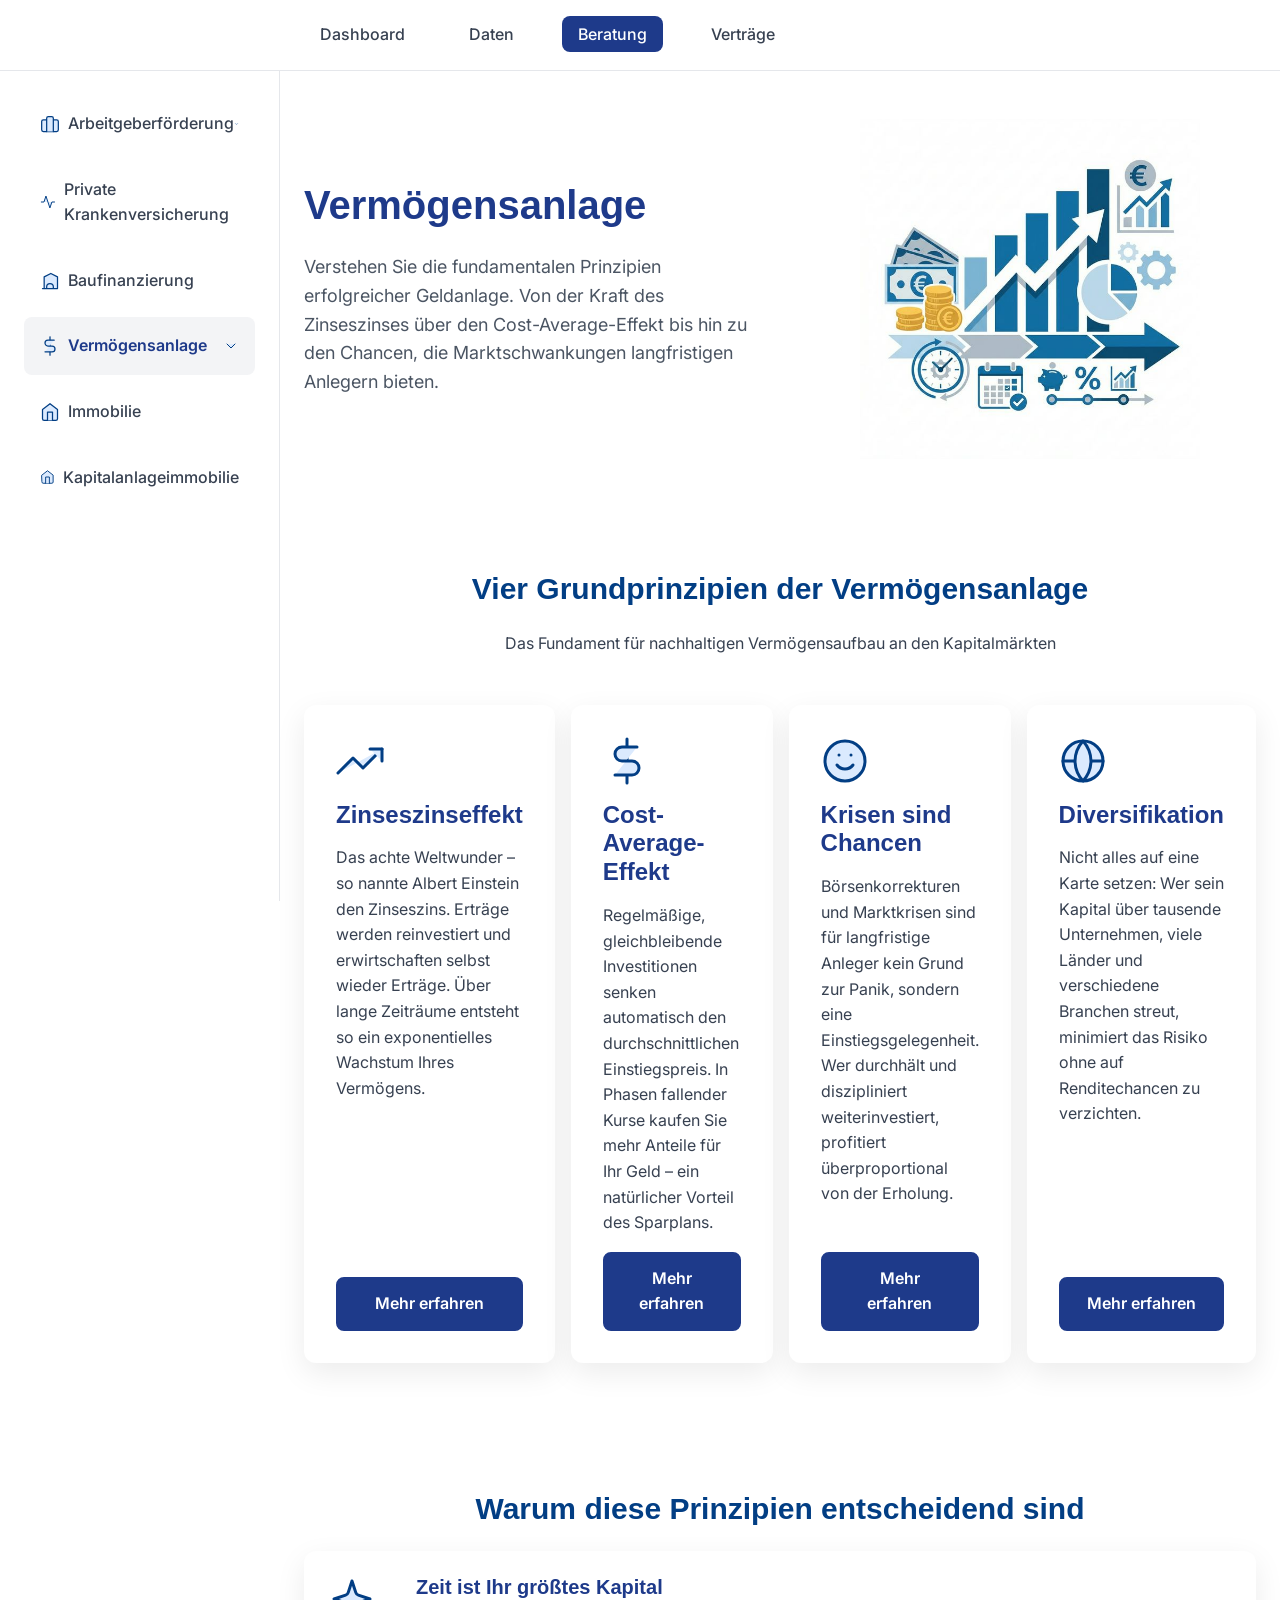
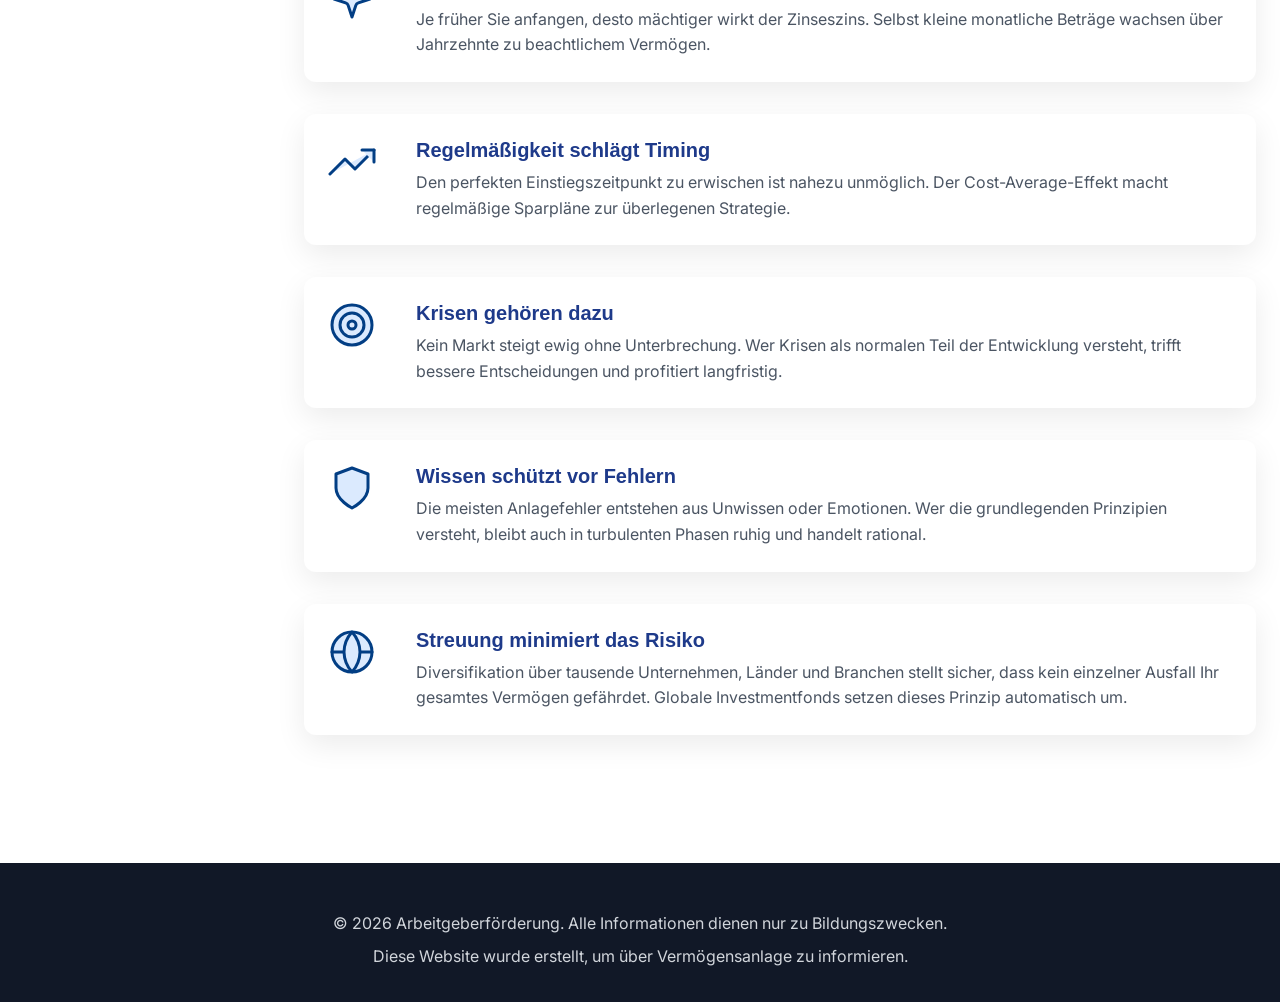
<file: vermoegensanlage.html>
<!DOCTYPE html>
<html lang="de">

<head>
    <meta charset="UTF-8">
    <meta name="viewport" content="width=device-width, initial-scale=1.0">
    <title>Vermögensanlage</title>
    <meta name="description"
        content="Entdecken Sie die Grundprinzipien der Vermögensanlage: Zinseszinseffekt, Cost-Average-Effekt und warum Krisen Chancen für Anleger sind.">
    <link rel="stylesheet" href="style.css">
    <link rel="preconnect" href="https://fonts.googleapis.com">
    <link rel="preconnect" href="https://fonts.gstatic.com" crossorigin>
    <link href="https://fonts.googleapis.com/css2?family=Inter:wght@400;500;600;700&display=swap" rel="stylesheet">
</head>

<body>
    <!-- Navigation -->
    <nav class="navbar">
        <div class="nav-container">
            <ul class="nav-menu" id="navMenu">
                <li><span class="nav-link disabled">Dashboard</span></li>
                <li><span class="nav-link disabled">Daten</span></li>
                <li><a href="index.html" class="nav-link active">Beratung</a></li>
                <li><span class="nav-link disabled">Verträge</span></li>
            </ul>
        </div>
    </nav>

    <div class="app-layout">
        <!-- Sidebar -->
        <aside class="sidebar" id="sidebar">
            <ul class="sidebar-menu">
                <li class="sidebar-item">
                    <a href="index.html" class="sidebar-link"
                        style="display: flex; align-items: center; justify-content: space-between;">
                        <span style="display: flex; align-items: center; gap: 0.5rem;">
                            <!-- Icon for Arbeitgeberförderung -->
                            <svg xmlns="http://www.w3.org/2000/svg" class="icon-blue"
                                style="width: 1.25rem; height: 1.25rem;" viewBox="0 0 24 24" fill="none"
                                stroke="currentColor" stroke-width="2" stroke-linecap="round" stroke-linejoin="round">
                                <rect x="2" y="7" width="20" height="14" rx="2" ry="2" />
                                <path d="M16 21V5a2 2 0 0 0-2-2h-4a2 2 0 0 0-2 2v16" />
                            </svg>
                            Arbeitgeberförderung
                        </span>
                        <svg xmlns="http://www.w3.org/2000/svg" class="sidebar-icon-arrow icon-blue"
                            id="sidebarToggleArrow" style="width: 1rem; height: 1rem; cursor: pointer;"
                            viewBox="0 0 24 24" fill="none" stroke="currentColor" stroke-width="2"
                            stroke-linecap="round" stroke-linejoin="round">
                            <polyline points="6 9 12 15 18 9" />
                        </svg>
                    </a>
                    <ul class="sidebar-sub-menu" id="sidebarSubMenu">
                        <li><a href="vl.html" class="sidebar-sub-link">Vermögenswirksame Leistungen</a></li>
                        <li><a href="bav.html" class="sidebar-sub-link">Betriebliche Altersvorsorge</a></li>
                        <li><a href="bkv.html" class="sidebar-sub-link">Betriebliche Krankenversicherung</a></li>
                    </ul>
                </li>
                <li class="sidebar-item">
                    <a href="pkv.html" class="sidebar-link" style="display: flex; align-items: center; gap: 0.5rem;">
                        <svg xmlns="http://www.w3.org/2000/svg" class="icon-blue"
                            style="width: 1.25rem; height: 1.25rem;" viewBox="0 0 24 24" fill="none"
                            stroke="currentColor" stroke-width="2" stroke-linecap="round" stroke-linejoin="round">
                            <path d="M22 12h-4l-3 9L9 3l-3 9H2" />
                        </svg> Private Krankenversicherung
                    </a>
                </li>
                <li class="sidebar-item">
                    <a href="baufinanzierung.html" class="sidebar-link"
                        style="display: flex; align-items: center; gap: 0.5rem; justify-content: flex-start;">
                        <svg xmlns="http://www.w3.org/2000/svg" class="icon-blue"
                            style="width: 1.25rem; height: 1.25rem;" viewBox="0 0 24 24" fill="none"
                            stroke="currentColor" stroke-width="2" stroke-linecap="round" stroke-linejoin="round">
                            <path d="M3 21h18M5 21V7l8-4 8 4v14M8 21v-2a4 4 0 0 1 8 0v2" />
                        </svg> Baufinanzierung
                    </a>
                </li>
                <li class="sidebar-item">
                    <a href="vermoegensanlage.html" class="sidebar-link active"
                        style="display: flex; align-items: center; justify-content: space-between;">
                        <span style="display: flex; align-items: center; gap: 0.5rem;">
                            <svg xmlns="http://www.w3.org/2000/svg" class="icon-blue"
                                style="width: 1.25rem; height: 1.25rem;" viewBox="0 0 24 24" fill="none"
                                stroke="currentColor" stroke-width="2" stroke-linecap="round" stroke-linejoin="round">
                                <line x1="12" y1="1" x2="12" y2="23" />
                                <path d="M17 5H9.5a3.5 3.5 0 0 0 0 7h5a3.5 3.5 0 0 1 0 7H6" />
                            </svg>
                            Vermögensanlage
                        </span>
                        <svg xmlns="http://www.w3.org/2000/svg" class="sidebar-icon-arrow icon-blue"
                            id="sidebarToggleArrow2" style="width: 1rem; height: 1rem; cursor: pointer;"
                            viewBox="0 0 24 24" fill="none" stroke="currentColor" stroke-width="2"
                            stroke-linecap="round" stroke-linejoin="round">
                            <polyline points="6 9 12 15 18 9" />
                        </svg>
                    </a>
                    <ul class="sidebar-sub-menu" id="sidebarSubMenu2">
                        <li><a href="sparen-vs-investieren.html" class="sidebar-sub-link">Sparen vs. Investieren</a></li>
                        <li><a href="zinseszinseffekt.html" class="sidebar-sub-link">Zinseszinseffekt</a></li>
                        <li><a href="cost-average-effekt.html" class="sidebar-sub-link">Cost-Average-Effekt</a></li>
                        <li><a href="diversifikation.html" class="sidebar-sub-link">Diversifikation</a></li>
                        <li><a href="krisen-sind-chancen.html" class="sidebar-sub-link">Krisen sind Chancen</a></li>
                    </ul>
                </li>
                <li class="sidebar-item">
                    <a href="immobilie.html" class="sidebar-link"
                        style="display: flex; align-items: center; gap: 0.5rem; justify-content: flex-start;">
                        <svg xmlns="http://www.w3.org/2000/svg" class="icon-blue"
                            style="width: 1.25rem; height: 1.25rem;" viewBox="0 0 24 24" fill="none"
                            stroke="currentColor" stroke-width="2" stroke-linecap="round" stroke-linejoin="round">
                            <path d="M3 9l9-7 9 7v11a2 2 0 0 1-2 2H5a2 2 0 0 1-2-2z" />
                            <polyline points="9 22 9 12 15 12 15 22" />
                        </svg>
                        Immobilie
                    </a>
                </li>
                <li class="sidebar-item">
                    <a href="kapitalanlageimmobilie.html" class="sidebar-link"
                        style="display: flex; align-items: center; gap: 0.5rem; justify-content: flex-start;">
                        <svg xmlns="http://www.w3.org/2000/svg" class="icon-blue"
                            style="width: 1.25rem; height: 1.25rem;" viewBox="0 0 24 24" fill="none"
                            stroke="currentColor" stroke-width="2" stroke-linecap="round" stroke-linejoin="round">
                            <path d="M3 9l9-7 9 7v11a2 2 0 0 1-2 2H5a2 2 0 0 1-2-2z" />
                            <polyline points="9 22 9 12 15 12 15 22" />
                        </svg>
                        Kapitalanlageimmobilie
                    </a>
                </li>
            </ul>
        </aside>

        <!-- Main Content -->
        <main class="main-content">
            <!-- Hero Section -->
            <section class="hero">
                <div class="hero-container">
                    <div class="hero-content">
                        <h1>Vermögensanlage</h1>
                        <p class="hero-subtitle">
                            Verstehen Sie die fundamentalen Prinzipien erfolgreicher Geldanlage.
                            Von der Kraft des Zinseszinses über den Cost-Average-Effekt bis hin zu
                            den Chancen, die Marktschwankungen langfristigen Anlegern bieten.
                        </p>
                    </div>
                    <div class="hero-illustration">
                        <img src="images/vermoegensanlage_hero.png" alt="Vermögensanlage Illustration"
                            style="width:100%; max-width:340px; object-fit:contain;">
                    </div>
                </div>
            </section>

            <!-- Main Content -->
            <section class="section">
                <div class="container">
                    <div class="text-center mb-xl">
                        <h2>Vier Grundprinzipien der Vermögensanlage</h2>
                        <p>Das Fundament für nachhaltigen Vermögensaufbau an den Kapitalmärkten</p>
                    </div>

                    <div class="card-grid" style="grid-template-columns: repeat(4, 1fr); gap: 1rem;">
                        <!-- Zinseszinseffekt Card -->
                        <div class="card">
                            <div class="card-icon">
                                <svg xmlns="http://www.w3.org/2000/svg" class="icon-blue" viewBox="0 0 24 24"
                                    fill="none" stroke="currentColor" stroke-width="2" stroke-linecap="round"
                                    stroke-linejoin="round">
                                    <polyline points="23 6 13.5 15.5 8.5 10.5 1 18" />
                                    <polyline points="17 6 23 6 23 12" />
                                </svg>
                            </div>
                            <h3>Zinseszinseffekt</h3>
                            <p>
                                Das achte Weltwunder – so nannte Albert Einstein den Zinseszins. Erträge werden
                                reinvestiert und erwirtschaften selbst wieder Erträge. Über lange Zeiträume
                                entsteht so ein exponentielles Wachstum Ihres Vermögens.
                            </p>
                            <a href="zinseszinseffekt.html" class="btn btn-primary mt-md">Mehr erfahren</a>
                        </div>

                        <!-- Cost-Average-Effekt Card -->
                        <div class="card">
                            <div class="card-icon">
                                <svg xmlns="http://www.w3.org/2000/svg" class="icon-blue" viewBox="0 0 24 24"
                                    fill="none" stroke="currentColor" stroke-width="2" stroke-linecap="round"
                                    stroke-linejoin="round">
                                    <line x1="12" y1="1" x2="12" y2="23" />
                                    <path d="M17 5H9.5a3.5 3.5 0 0 0 0 7h5a3.5 3.5 0 0 1 0 7H6" />
                                </svg>
                            </div>
                            <h3>Cost-Average-Effekt</h3>
                            <p>
                                Regelmäßige, gleichbleibende Investitionen senken automatisch den durchschnittlichen
                                Einstiegspreis. In Phasen fallender Kurse kaufen Sie mehr Anteile für Ihr Geld –
                                ein natürlicher Vorteil des Sparplans.
                            </p>
                            <a href="cost-average-effekt.html" class="btn btn-primary mt-md">Mehr erfahren</a>
                        </div>

                        <!-- Krisen sind Chancen Card -->
                        <div class="card">
                            <div class="card-icon">
                                <svg xmlns="http://www.w3.org/2000/svg" class="icon-blue" viewBox="0 0 24 24"
                                    fill="none" stroke="currentColor" stroke-width="2" stroke-linecap="round"
                                    stroke-linejoin="round">
                                    <circle cx="12" cy="12" r="10" />
                                    <path d="M8 14s1.5 2 4 2 4-2 4-2" />
                                    <line x1="9" y1="9" x2="9.01" y2="9" />
                                    <line x1="15" y1="9" x2="15.01" y2="9" />
                                </svg>
                            </div>
                            <h3>Krisen sind Chancen</h3>
                            <p>
                                Börsenkorrekturen und Marktkrisen sind für langfristige Anleger kein Grund zur Panik,
                                sondern eine Einstiegsgelegenheit. Wer durchhält und diszipliniert weiterinvestiert,
                                profitiert überproportional von der Erholung.
                            </p>
                            <a href="krisen-sind-chancen.html" class="btn btn-primary mt-md">Mehr erfahren</a>
                        </div>

                        <!-- Diversifikation Card -->
                        <div class="card">
                            <div class="card-icon">
                                <svg xmlns="http://www.w3.org/2000/svg" class="icon-blue" viewBox="0 0 24 24"
                                    fill="none" stroke="currentColor" stroke-width="2" stroke-linecap="round"
                                    stroke-linejoin="round">
                                    <circle cx="12" cy="12" r="10" />
                                    <line x1="2" y1="12" x2="22" y2="12" />
                                    <path
                                        d="M12 2a15.3 15.3 0 0 1 4 10 15.3 15.3 0 0 1-4 10 15.3 15.3 0 0 1-4-10 15.3 15.3 0 0 1 4-10z" />
                                </svg>
                            </div>
                            <h3>Diversifikation</h3>
                            <p>
                                Nicht alles auf eine Karte setzen: Wer sein Kapital über tausende Unternehmen,
                                viele Länder und verschiedene Branchen streut, minimiert das Risiko ohne
                                auf Renditechancen zu verzichten.
                            </p>
                            <a href="diversifikation.html" class="btn btn-primary mt-md">Mehr erfahren</a>
                        </div>
                    </div>
                </div>
            </section>

            <!-- Info Section -->
            <section class="section section--alt">
                <div class="container">
                    <h2 class="text-center">Warum diese Prinzipien entscheidend sind</h2>

                    <ul class="feature-list">
                        <li class="feature-item">
                            <div class="feature-icon">
                                <svg xmlns="http://www.w3.org/2000/svg" class="icon-blue" viewBox="0 0 24 24"
                                    fill="none" stroke="currentColor" stroke-width="2" stroke-linecap="round"
                                    stroke-linejoin="round">
                                    <path
                                        d="m12 3-1.912 5.813a2 2 0 0 1-1.275 1.275L3 12l5.813 1.912a2 2 0 0 1 1.275 1.275L12 21l1.912-5.813a2 2 0 0 1 1.275-1.275L21 12l-5.813-1.912a2 2 0 0 1-1.275-1.275Z" />
                                </svg>
                            </div>
                            <div class="feature-content">
                                <h4>Zeit ist Ihr größtes Kapital</h4>
                                <p>
                                    Je früher Sie anfangen, desto mächtiger wirkt der Zinseszins. Selbst kleine
                                    monatliche Beträge wachsen über Jahrzehnte zu beachtlichem Vermögen.
                                </p>
                            </div>
                        </li>

                        <li class="feature-item">
                            <div class="feature-icon">
                                <svg xmlns="http://www.w3.org/2000/svg" class="icon-blue" viewBox="0 0 24 24"
                                    fill="none" stroke="currentColor" stroke-width="2" stroke-linecap="round"
                                    stroke-linejoin="round">
                                    <polyline points="23 6 13.5 15.5 8.5 10.5 1 18" />
                                    <polyline points="17 6 23 6 23 12" />
                                </svg>
                            </div>
                            <div class="feature-content">
                                <h4>Regelmäßigkeit schlägt Timing</h4>
                                <p>
                                    Den perfekten Einstiegszeitpunkt zu erwischen ist nahezu unmöglich.
                                    Der Cost-Average-Effekt macht regelmäßige Sparpläne zur überlegenen Strategie.
                                </p>
                            </div>
                        </li>

                        <li class="feature-item">
                            <div class="feature-icon">
                                <svg xmlns="http://www.w3.org/2000/svg" class="icon-blue" viewBox="0 0 24 24"
                                    fill="none" stroke="currentColor" stroke-width="2" stroke-linecap="round"
                                    stroke-linejoin="round">
                                    <circle cx="12" cy="12" r="10" />
                                    <circle cx="12" cy="12" r="6" />
                                    <circle cx="12" cy="12" r="2" />
                                </svg>
                            </div>
                            <div class="feature-content">
                                <h4>Krisen gehören dazu</h4>
                                <p>
                                    Kein Markt steigt ewig ohne Unterbrechung. Wer Krisen als normalen Teil
                                    der Entwicklung versteht, trifft bessere Entscheidungen und profitiert langfristig.
                                </p>
                            </div>
                        </li>

                        <li class="feature-item">
                            <div class="feature-icon">
                                <svg xmlns="http://www.w3.org/2000/svg" class="icon-blue" viewBox="0 0 24 24"
                                    fill="none" stroke="currentColor" stroke-width="2" stroke-linecap="round"
                                    stroke-linejoin="round">
                                    <path d="M12 22s8-4 8-10V5l-8-3-8 3v7c0 6 8 10 8 10z" />
                                </svg>
                            </div>
                            <div class="feature-content">
                                <h4>Wissen schützt vor Fehlern</h4>
                                <p>
                                    Die meisten Anlagefehler entstehen aus Unwissen oder Emotionen.
                                    Wer die grundlegenden Prinzipien versteht, bleibt auch in turbulenten
                                    Phasen ruhig und handelt rational.
                                </p>
                            </div>
                        </li>

                        <li class="feature-item">
                            <div class="feature-icon">
                                <svg xmlns="http://www.w3.org/2000/svg" class="icon-blue" viewBox="0 0 24 24"
                                    fill="none" stroke="currentColor" stroke-width="2" stroke-linecap="round"
                                    stroke-linejoin="round">
                                    <circle cx="12" cy="12" r="10" />
                                    <line x1="2" y1="12" x2="22" y2="12" />
                                    <path
                                        d="M12 2a15.3 15.3 0 0 1 4 10 15.3 15.3 0 0 1-4 10 15.3 15.3 0 0 1-4-10 15.3 15.3 0 0 1 4-10z" />
                                </svg>
                            </div>
                            <div class="feature-content">
                                <h4>Streuung minimiert das Risiko</h4>
                                <p>
                                    Diversifikation über tausende Unternehmen, Länder und Branchen stellt sicher,
                                    dass kein einzelner Ausfall Ihr gesamtes Vermögen gefährdet. Globale Investmentfonds
                                    setzen dieses Prinzip automatisch um.
                                </p>
                            </div>
                        </li>
                    </ul>
                </div>
            </section>


        </main>
    </div>

    <!-- Footer -->
    <footer class="footer">
        <div class="footer-content">
            <p>&copy; 2026 Arbeitgeberförderung. Alle Informationen dienen nur zu Bildungszwecken.</p>
            <p>Diese Website wurde erstellt, um über Vermögensanlage zu informieren.</p>
        </div>
    </footer>

    <!-- JavaScript -->
    <script>
        // Mobile Navigation Toggle
        const navToggle = document.getElementById('navToggle');
        const navMenu = document.getElementById('navMenu');

        if (navToggle) {
            navToggle.addEventListener('click', () => {
                document.querySelector('.sidebar').classList.toggle('active');
            });
        }

        // Sidebar Collapse Logic - Arbeitgeberförderung
        const subMenu = document.getElementById('sidebarSubMenu');
        const arrow = document.getElementById('sidebarToggleArrow');

        if (arrow && subMenu) {
            arrow.addEventListener('click', (e) => {
                e.preventDefault();
                e.stopPropagation();
                subMenu.classList.toggle('open');
                arrow.style.transform = subMenu.classList.contains('open') ? 'rotate(180deg)' : 'rotate(0deg)';
            });
        }

        // Sidebar Collapse Logic - Vermögensanlage
        const subMenu2 = document.getElementById('sidebarSubMenu2');
        const arrow2 = document.getElementById('sidebarToggleArrow2');

        if (arrow2 && subMenu2) {
            arrow2.addEventListener('click', (e) => {
                e.preventDefault();
                e.stopPropagation();
                subMenu2.classList.toggle('open');
                arrow2.style.transform = subMenu2.classList.contains('open') ? 'rotate(180deg)' : 'rotate(0deg)';
            });
        }

        // Smooth scroll for anchor links
        document.querySelectorAll('a[href^="#"]').forEach(anchor => {
            anchor.addEventListener('click', function (e) {
                e.preventDefault();
                const target = document.querySelector(this.getAttribute('href'));
                if (target) {
                    target.scrollIntoView({
                        behavior: 'smooth',
                        block: 'start'
                    });
                }
            });
        });
    </script>

</body>

</html>
</file>
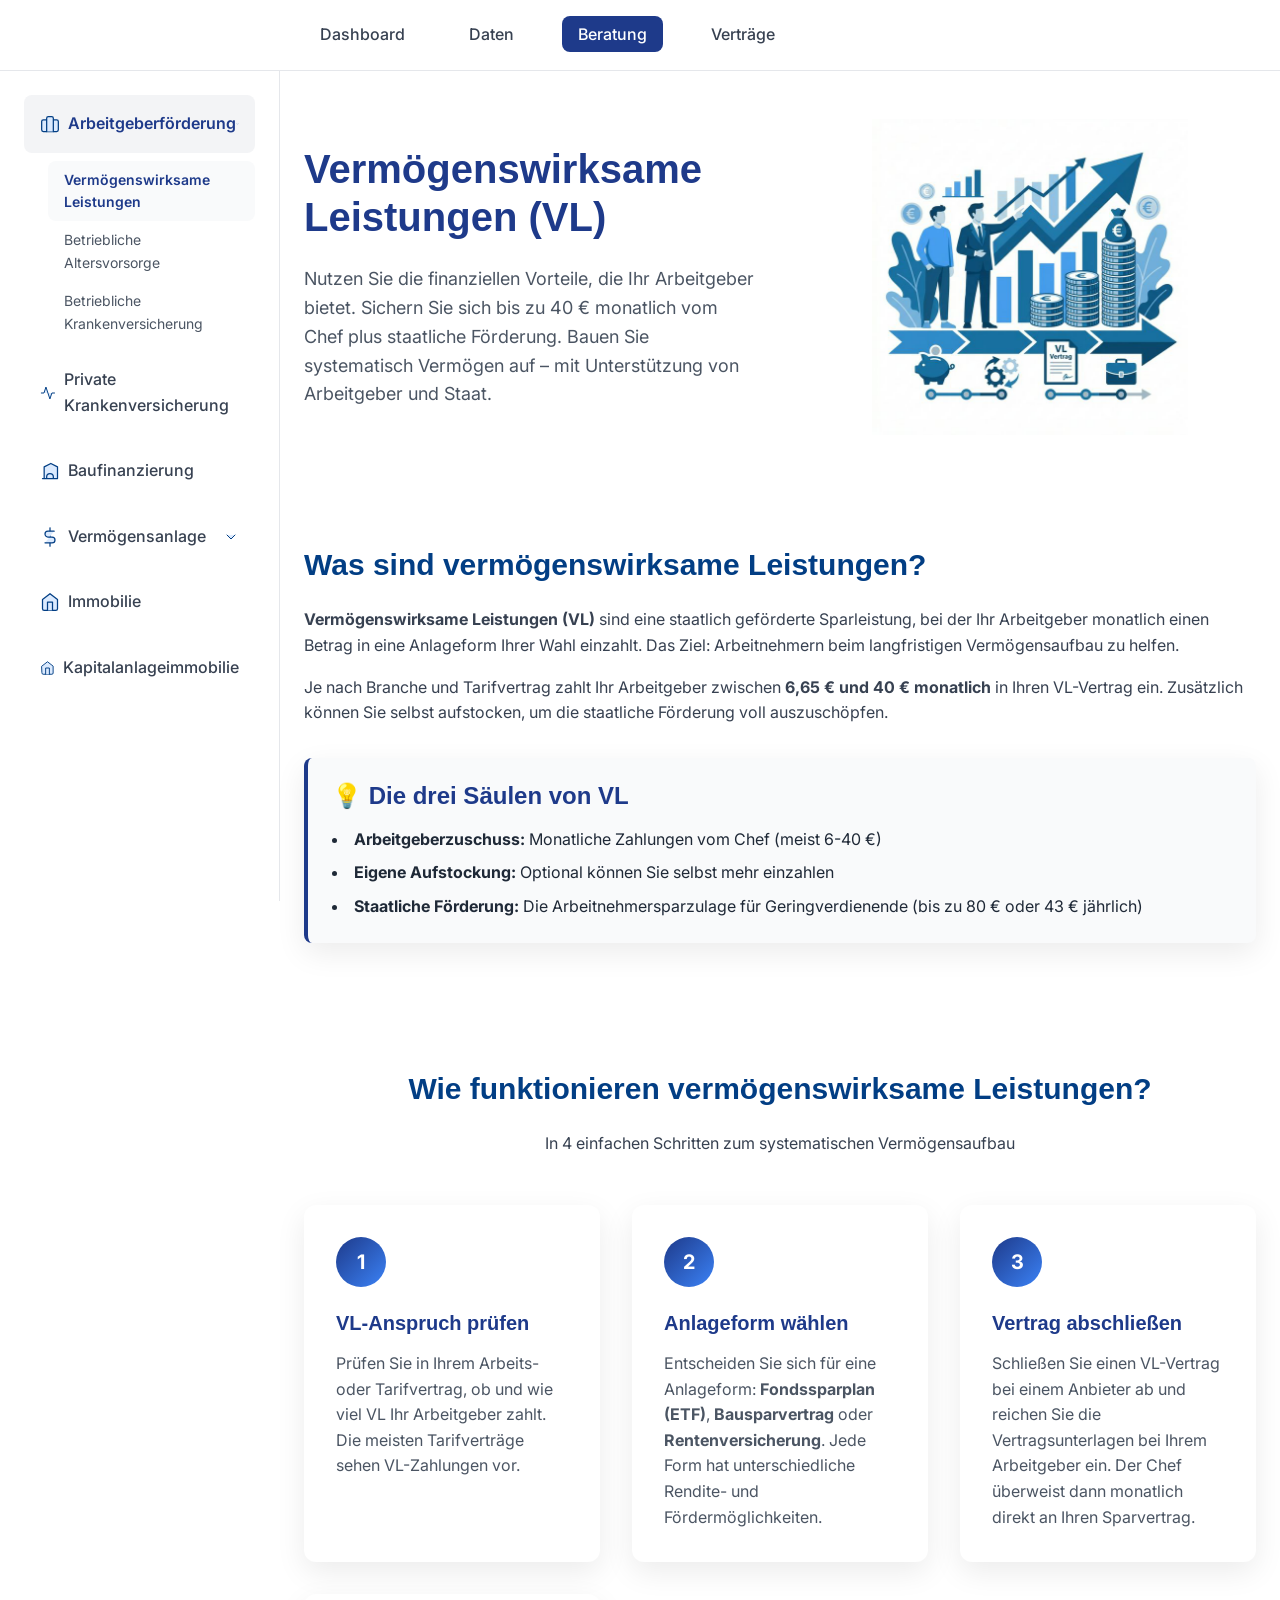
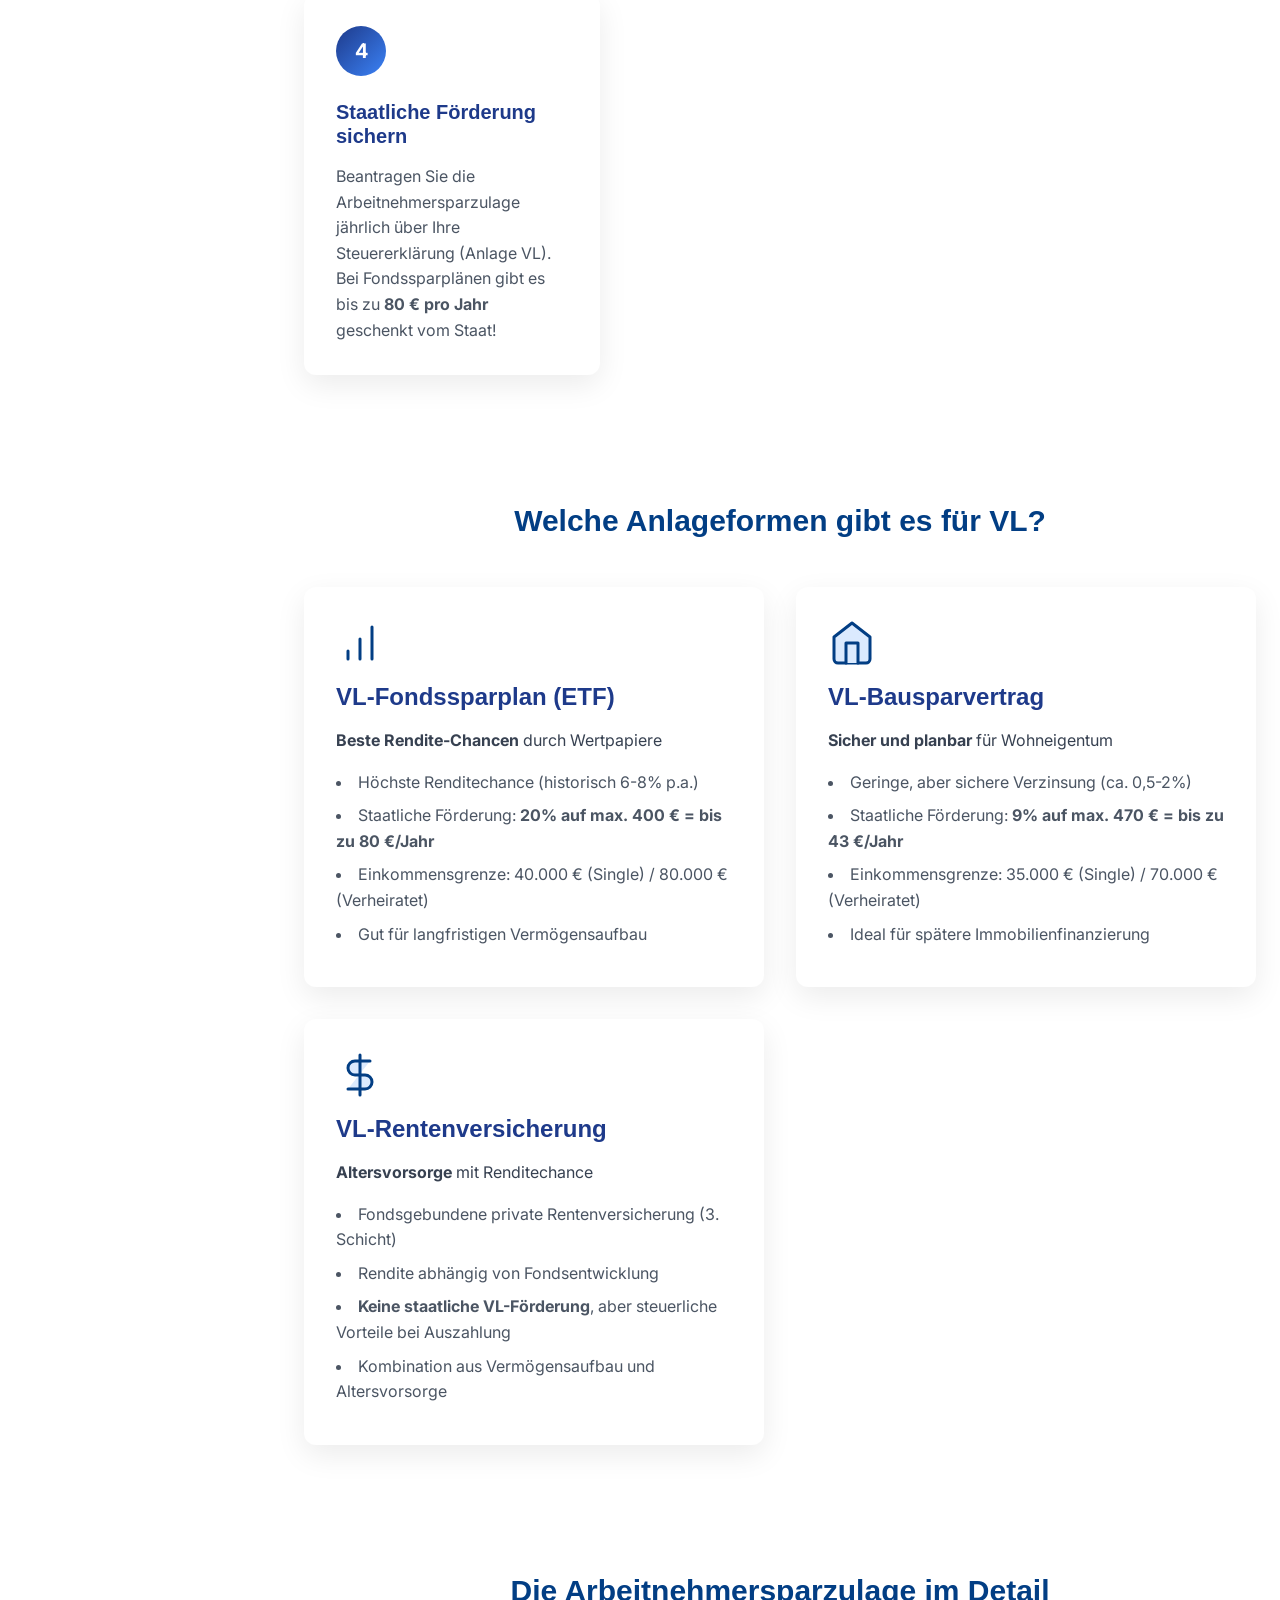
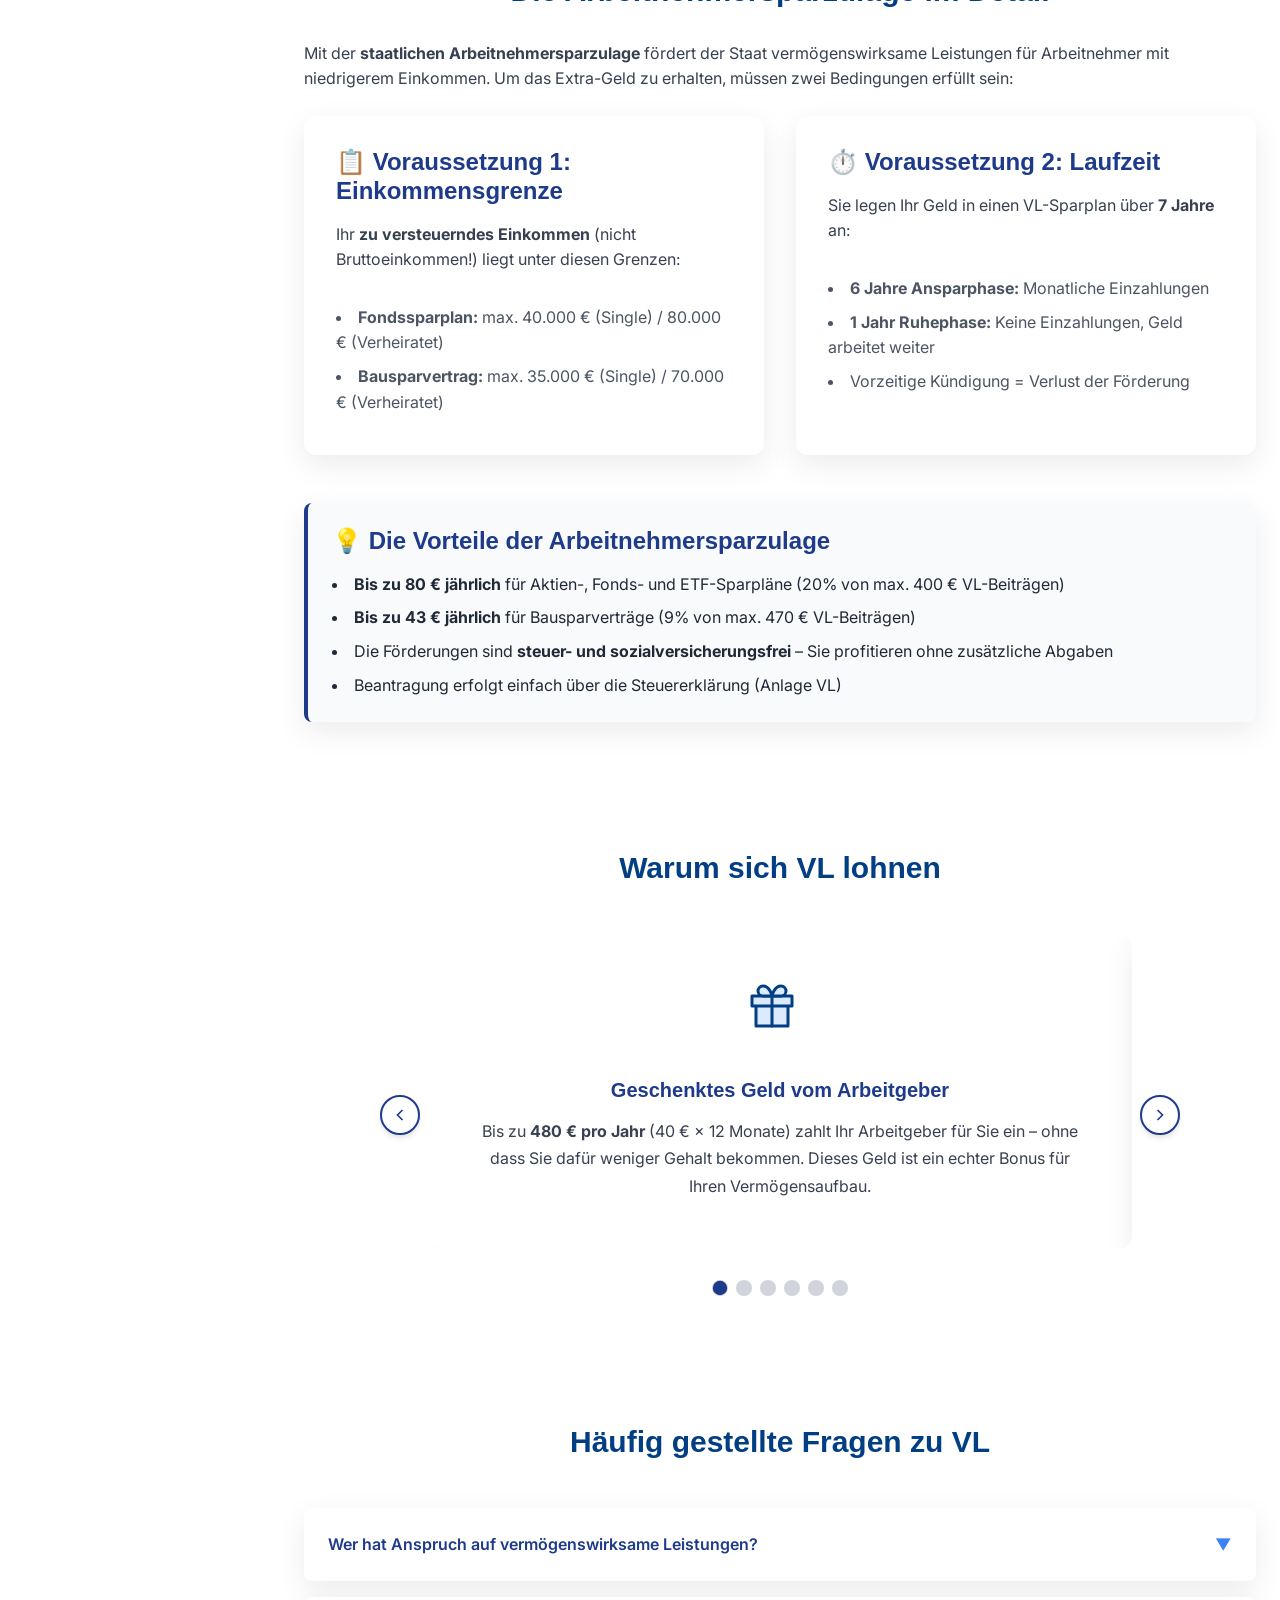
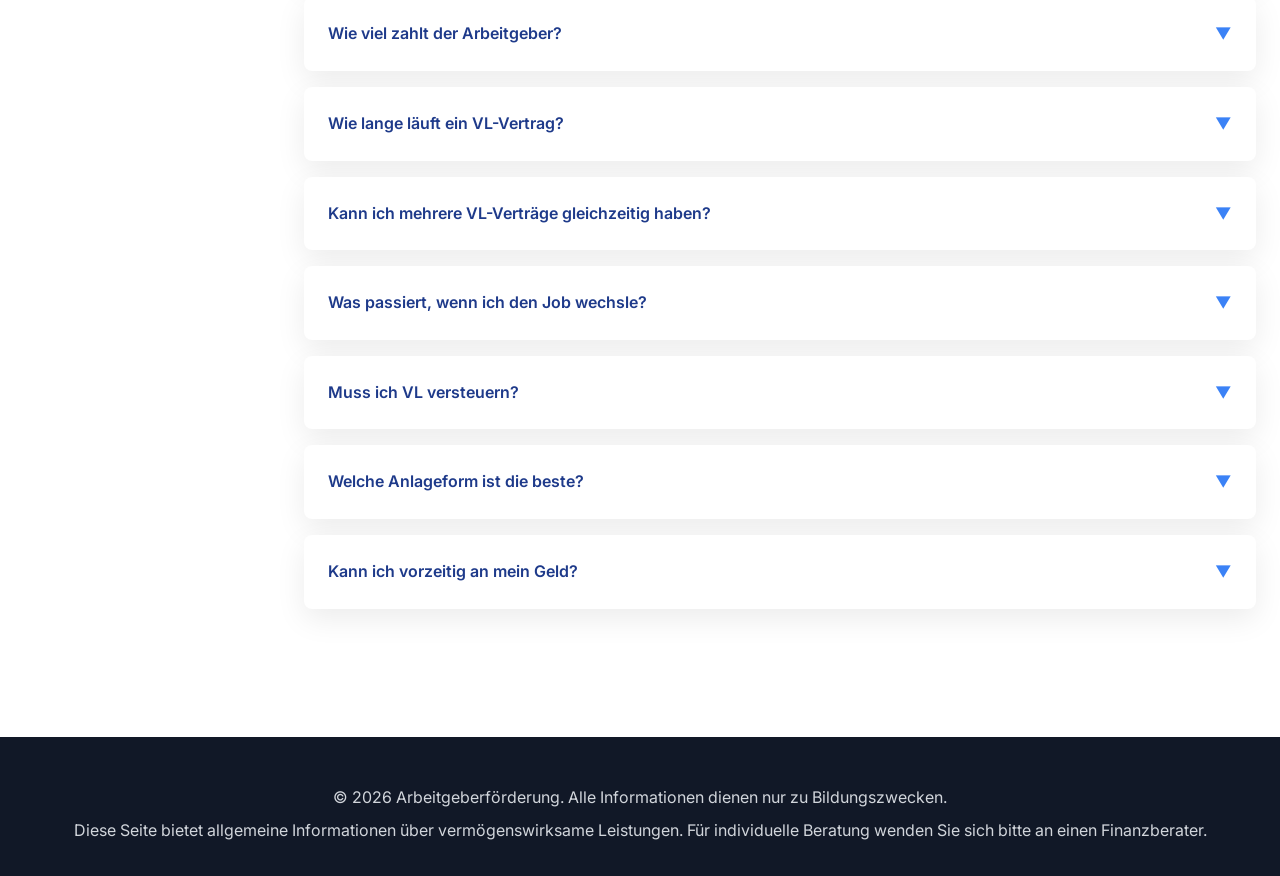
<file: vl.html>
<!DOCTYPE html>
<html lang="de">

<head>
    <meta charset="UTF-8">
    <meta name="viewport" content="width=device-width, initial-scale=1.0">
    <title>Vermögenswirksame Leistungen (VL)</title>
    <meta name="description"
        content="Alles über Vermögenswirksame Leistungen: Wie VL funktionieren, welche Anlageformen es gibt und wie Sie als Arbeitnehmer profitieren können.">
    <link rel="stylesheet" href="style.css">
    <link rel="preconnect" href="https://fonts.googleapis.com">
    <link rel="preconnect" href="https://fonts.gstatic.com" crossorigin>
    <link href="https://fonts.googleapis.com/css2?family=Inter:wght@400;500;600;700&display=swap" rel="stylesheet">
</head>

<body>
    <!-- Navigation -->
    <nav class="navbar">
        <div class="nav-container">
            <ul class="nav-menu" id="navMenu">
                <li><span class="nav-link disabled">Dashboard</span></li>
                <li><span class="nav-link disabled">Daten</span></li>
                <li><a href="index.html" class="nav-link active">Beratung</a></li>
                <li><span class="nav-link disabled">Verträge</span></li>
            </ul>
        </div>
    </nav>

    <div class="app-layout">
        <!-- Sidebar -->
        <aside class="sidebar" id="sidebar">
            <ul class="sidebar-menu">
                <li class="sidebar-item">
                    <a href="index.html" class="sidebar-link active"
                        style="display: flex; align-items: center; justify-content: space-between;">
                        <span style="display: flex; align-items: center; gap: 0.5rem;">
                            <!-- Icon for Arbeitgeberförderung -->
                            <svg xmlns="http://www.w3.org/2000/svg" class="icon-blue"
                                style="width: 1.25rem; height: 1.25rem;" viewBox="0 0 24 24" fill="none"
                                stroke="currentColor" stroke-width="2" stroke-linecap="round" stroke-linejoin="round">
                                <rect x="2" y="7" width="20" height="14" rx="2" ry="2" />
                                <path d="M16 21V5a2 2 0 0 0-2-2h-4a2 2 0 0 0-2 2v16" />
                            </svg>
                            Arbeitgeberförderung
                        </span>
                        <svg xmlns="http://www.w3.org/2000/svg" class="sidebar-icon-arrow icon-blue"
                            id="sidebarToggleArrow" style="width: 1rem; height: 1rem; cursor: pointer;"
                            viewBox="0 0 24 24" fill="none" stroke="currentColor" stroke-width="2"
                            stroke-linecap="round" stroke-linejoin="round">
                            <polyline points="6 9 12 15 18 9" />
                        </svg>
                    </a>
                    <ul class="sidebar-sub-menu open" id="sidebarSubMenu">
                        <li><a href="vl.html" class="sidebar-sub-link active">Vermögenswirksame Leistungen</a></li>
                        <li><a href="bav.html" class="sidebar-sub-link">Betriebliche Altersvorsorge</a></li>
                        <li><a href="bkv.html" class="sidebar-sub-link">Betriebliche Krankenversicherung</a></li>
                    </ul>
                </li>
                <li class="sidebar-item">
                    <a href="pkv.html" class="sidebar-link" style="display: flex; align-items: center; gap: 0.5rem;">
                        <svg xmlns="http://www.w3.org/2000/svg" class="icon-blue"
                            style="width: 1.25rem; height: 1.25rem;" viewBox="0 0 24 24" fill="none"
                            stroke="currentColor" stroke-width="2" stroke-linecap="round" stroke-linejoin="round">
                            <path d="M22 12h-4l-3 9L9 3l-3 9H2" />
                        </svg> Private Krankenversicherung
                    </a>
                </li>
                <li class="sidebar-item">
                    <a href="baufinanzierung.html" class="sidebar-link"
                        style="display: flex; align-items: center; gap: 0.5rem; justify-content: flex-start;">
                        <svg xmlns="http://www.w3.org/2000/svg" class="icon-blue"
                            style="width: 1.25rem; height: 1.25rem;" viewBox="0 0 24 24" fill="none"
                            stroke="currentColor" stroke-width="2" stroke-linecap="round" stroke-linejoin="round">
                            <path d="M3 21h18M5 21V7l8-4 8 4v14M8 21v-2a4 4 0 0 1 8 0v2" />
                        </svg> Baufinanzierung
                    </a>
                </li>
                <li class="sidebar-item">
                    <a href="vermoegensanlage.html" class="sidebar-link"
                        style="display: flex; align-items: center; justify-content: space-between;">
                        <span style="display: flex; align-items: center; gap: 0.5rem;">
                            <svg xmlns="http://www.w3.org/2000/svg" class="icon-blue"
                                style="width: 1.25rem; height: 1.25rem;" viewBox="0 0 24 24" fill="none"
                                stroke="currentColor" stroke-width="2" stroke-linecap="round" stroke-linejoin="round">
                                <line x1="12" y1="1" x2="12" y2="23" />
                                <path d="M17 5H9.5a3.5 3.5 0 0 0 0 7h5a3.5 3.5 0 0 1 0 7H6" />
                            </svg>
                            Vermögensanlage
                        </span>
                        <svg xmlns="http://www.w3.org/2000/svg" class="sidebar-icon-arrow icon-blue"
                            id="sidebarToggleArrow2" style="width: 1rem; height: 1rem; cursor: pointer;"
                            viewBox="0 0 24 24" fill="none" stroke="currentColor" stroke-width="2"
                            stroke-linecap="round" stroke-linejoin="round">
                            <polyline points="6 9 12 15 18 9" />
                        </svg>
                    </a>
                    <ul class="sidebar-sub-menu" id="sidebarSubMenu2">
                        <li><a href="sparen-vs-investieren.html" class="sidebar-sub-link">Sparen vs. Investieren</a></li>
                        <li><a href="zinseszinseffekt.html" class="sidebar-sub-link">Zinseszinseffekt</a></li>
                        <li><a href="cost-average-effekt.html" class="sidebar-sub-link">Cost-Average-Effekt</a></li>
                        <li><a href="diversifikation.html" class="sidebar-sub-link">Diversifikation</a></li>
                        <li><a href="krisen-sind-chancen.html" class="sidebar-sub-link">Krisen sind Chancen</a></li>
                    </ul>
                </li>
                <li class="sidebar-item">
                    <a href="immobilie.html" class="sidebar-link"
                        style="display: flex; align-items: center; gap: 0.5rem; justify-content: flex-start;">
                        <svg xmlns="http://www.w3.org/2000/svg" class="icon-blue"
                            style="width: 1.25rem; height: 1.25rem;" viewBox="0 0 24 24" fill="none"
                            stroke="currentColor" stroke-width="2" stroke-linecap="round" stroke-linejoin="round">
                            <path d="M3 9l9-7 9 7v11a2 2 0 0 1-2 2H5a2 2 0 0 1-2-2z" />
                            <polyline points="9 22 9 12 15 12 15 22" />
                        </svg>
                        Immobilie
                    </a>
                </li>
                <li class="sidebar-item">
                    <a href="kapitalanlageimmobilie.html" class="sidebar-link"
                        style="display: flex; align-items: center; gap: 0.5rem; justify-content: flex-start;">
                        <svg xmlns="http://www.w3.org/2000/svg" class="icon-blue"
                            style="width: 1.25rem; height: 1.25rem;" viewBox="0 0 24 24" fill="none"
                            stroke="currentColor" stroke-width="2" stroke-linecap="round" stroke-linejoin="round">
                            <path d="M3 9l9-7 9 7v11a2 2 0 0 1-2 2H5a2 2 0 0 1-2-2z" />
                            <polyline points="9 22 9 12 15 12 15 22" />
                        </svg>
                        Kapitalanlageimmobilie
                    </a>
                </li>
            </ul>
        </aside>

        <!-- Main Content -->
        <main class="main-content">
            <!-- Hero Section -->
            <section class="hero">
                <div class="hero-container">
                    <div class="hero-content">
                        <h1>Vermögenswirksame Leistungen (VL)</h1>
                        <p class="hero-subtitle">
                            Nutzen Sie die finanziellen Vorteile, die Ihr Arbeitgeber bietet.
                            Sichern Sie sich bis zu 40 € monatlich vom Chef plus staatliche Förderung.
                            Bauen Sie systematisch Vermögen auf – mit Unterstützung von Arbeitgeber und Staat.
                        </p>
                    </div>
                    <div class="hero-illustration">
                        <img src="images/vl_header_new.png" alt="Vermögenswirksame Leistungen Illustration">
                    </div>
                </div>
            </section>

            <!-- Was sind VL -->
            <section class="section">
                <div class="container">
                    <h2>Was sind vermögenswirksame Leistungen?</h2>
                    <p>
                        <strong>Vermögenswirksame Leistungen (VL)</strong> sind eine staatlich geförderte
                        Sparleistung, bei der Ihr Arbeitgeber monatlich einen Betrag in eine Anlageform
                        Ihrer Wahl einzahlt. Das Ziel: Arbeitnehmern beim langfristigen Vermögensaufbau zu helfen.
                    </p>
                    <p>
                        Je nach Branche und Tarifvertrag zahlt Ihr Arbeitgeber zwischen
                        <strong>6,65 € und 40 € monatlich</strong> in Ihren VL-Vertrag ein. Zusätzlich können
                        Sie selbst aufstocken, um die staatliche Förderung voll auszuschöpfen.
                    </p>

                    <div class="info-box">
                        <h3>💡 Die drei Säulen von VL</h3>
                        <ul style="margin-top: 1rem;">
                            <li style="margin-bottom: 0.5rem;">
                                <strong>Arbeitgeberzuschuss:</strong> Monatliche Zahlungen vom Chef (meist 6-40 €)
                            </li>
                            <li style="margin-bottom: 0.5rem;">
                                <strong>Eigene Aufstockung:</strong> Optional können Sie selbst mehr einzahlen
                            </li>
                            <li>
                                <strong>Staatliche Förderung:</strong> Die Arbeitnehmersparzulage für
                                Geringverdienende (bis zu 80 € oder 43 € jährlich)
                            </li>
                        </ul>
                    </div>
                </div>
            </section>

            <!-- Wie funktioniert VL -->
            <section class="section section--alt">
                <div class="container">
                    <h2 class="text-center">Wie funktionieren vermögenswirksame Leistungen?</h2>
                    <p class="text-center mb-xl">
                        In 4 einfachen Schritten zum systematischen Vermögensaufbau
                    </p>

                    <div class="steps-grid">
                        <div class="step">
                            <div class="step-number">1</div>
                            <h4>VL-Anspruch prüfen</h4>
                            <p>
                                Prüfen Sie in Ihrem Arbeits- oder Tarifvertrag, ob und wie viel VL Ihr
                                Arbeitgeber zahlt. Die meisten Tarifverträge sehen VL-Zahlungen vor.
                            </p>
                        </div>

                        <div class="step">
                            <div class="step-number">2</div>
                            <h4>Anlageform wählen</h4>
                            <p>
                                Entscheiden Sie sich für eine Anlageform: <strong>Fondssparplan (ETF)</strong>,
                                <strong>Bausparvertrag</strong> oder <strong>Rentenversicherung</strong>.
                                Jede Form hat unterschiedliche Rendite- und Fördermöglichkeiten.
                            </p>
                        </div>

                        <div class="step">
                            <div class="step-number">3</div>
                            <h4>Vertrag abschließen</h4>
                            <p>
                                Schließen Sie einen VL-Vertrag bei einem Anbieter ab und reichen Sie die
                                Vertragsunterlagen bei Ihrem Arbeitgeber ein. Der Chef überweist dann
                                monatlich direkt an Ihren Sparvertrag.
                            </p>
                        </div>

                        <div class="step">
                            <div class="step-number">4</div>
                            <h4>Staatliche Förderung sichern</h4>
                            <p>
                                Beantragen Sie die Arbeitnehmersparzulage jährlich über Ihre
                                Steuererklärung (Anlage VL). Bei Fondssparplänen gibt es bis zu
                                <strong>80 € pro Jahr</strong> geschenkt vom Staat!
                            </p>
                        </div>
                    </div>
                </div>
            </section>

            <!-- VL-Anlageformen -->
            <section class="section">
                <div class="container">
                    <h2 class="text-center mb-xl">Welche Anlageformen gibt es für VL?</h2>

                    <div class="card-grid">
                        <div class="card">
                            <div class="card-icon">
                                <svg xmlns="http://www.w3.org/2000/svg" class="icon-blue" viewBox="0 0 24 24"
                                    fill="none" stroke="currentColor" stroke-width="2" stroke-linecap="round"
                                    stroke-linejoin="round">
                                    <line x1="12" y1="20" x2="12" y2="10" />
                                    <line x1="18" y1="20" x2="18" y2="4" />
                                    <line x1="6" y1="20" x2="6" y2="16" />
                                </svg>
                            </div>
                            <h3>VL-Fondssparplan (ETF)</h3>
                            <p><strong>Beste Rendite-Chancen</strong> durch Wertpapiere</p>
                            <ul>
                                <li>Höchste Renditechance (historisch 6-8% p.a.)</li>
                                <li>Staatliche Förderung: <strong>20% auf max. 400 € = bis zu 80 €/Jahr</strong></li>
                                <li>Einkommensgrenze: 40.000 € (Single) / 80.000 € (Verheiratet)</li>
                                <li>Gut für langfristigen Vermögensaufbau</li>
                            </ul>
                        </div>

                        <div class="card">
                            <div class="card-icon">
                                <svg xmlns="http://www.w3.org/2000/svg" class="icon-blue" viewBox="0 0 24 24"
                                    fill="none" stroke="currentColor" stroke-width="2" stroke-linecap="round"
                                    stroke-linejoin="round">
                                    <path d="M3 9l9-7 9 7v11a2 2 0 0 1-2 2H5a2 2 0 0 1-2-2z" />
                                    <polyline points="9 22 9 12 15 12 15 22" />
                                </svg>
                            </div>
                            <h3>VL-Bausparvertrag</h3>
                            <p><strong>Sicher und planbar</strong> für Wohneigentum</p>
                            <ul>
                                <li>Geringe, aber sichere Verzinsung (ca. 0,5-2%)</li>
                                <li>Staatliche Förderung: <strong>9% auf max. 470 € = bis zu 43 €/Jahr</strong></li>
                                <li>Einkommensgrenze: 35.000 € (Single) / 70.000 € (Verheiratet)</li>
                                <li>Ideal für spätere Immobilienfinanzierung</li>
                            </ul>
                        </div>

                        <div class="card">
                            <div class="card-icon">
                                <svg xmlns="http://www.w3.org/2000/svg" class="icon-blue" viewBox="0 0 24 24"
                                    fill="none" stroke="currentColor" stroke-width="2" stroke-linecap="round"
                                    stroke-linejoin="round">
                                    <path d="M12 2v20M17 5H9.5a3.5 3.5 0 0 0 0 7h5a3.5 3.5 0 0 1 0 7H6" />
                                </svg>
                            </div>
                            <h3>VL-Rentenversicherung</h3>
                            <p><strong>Altersvorsorge</strong> mit Renditechance</p>
                            <ul>
                                <li>Fondsgebundene private Rentenversicherung (3. Schicht)</li>
                                <li>Rendite abhängig von Fondsentwicklung</li>
                                <li><strong>Keine staatliche VL-Förderung</strong>, aber steuerliche Vorteile bei
                                    Auszahlung</li>
                                <li>Kombination aus Vermögensaufbau und Altersvorsorge</li>
                            </ul>
                        </div>
                    </div>
            </section>


            <!-- Arbeitnehmersparzulage -->
            <section class="section section--alt">
                <div class="container">
                    <h2 class="text-center mb-lg">Die Arbeitnehmersparzulage im Detail</h2>

                    <p>
                        Mit der <strong>staatlichen Arbeitnehmersparzulage</strong> fördert der Staat
                        vermögenswirksame Leistungen für Arbeitnehmer mit niedrigerem Einkommen.
                        Um das Extra-Geld zu erhalten, müssen zwei Bedingungen erfüllt sein:
                    </p>

                    <div class="card-grid mt-lg">
                        <div class="card">
                            <h3>📋 Voraussetzung 1: Einkommensgrenze</h3>
                            <p>
                                Ihr <strong>zu versteuerndes Einkommen</strong> (nicht Bruttoeinkommen!)
                                liegt unter diesen Grenzen:
                            </p>
                            <ul style="margin-top: 1rem;">
                                <li><strong>Fondssparplan:</strong> max. 40.000 € (Single) / 80.000 € (Verheiratet)</li>
                                <li><strong>Bausparvertrag:</strong> max. 35.000 € (Single) / 70.000 € (Verheiratet)
                                </li>
                            </ul>
                        </div>

                        <div class="card">
                            <h3>⏱️ Voraussetzung 2: Laufzeit</h3>
                            <p>
                                Sie legen Ihr Geld in einen VL-Sparplan über <strong>7 Jahre</strong> an:
                            </p>
                            <ul style="margin-top: 1rem;">
                                <li><strong>6 Jahre Ansparphase:</strong> Monatliche Einzahlungen</li>
                                <li><strong>1 Jahr Ruhephase:</strong> Keine Einzahlungen, Geld arbeitet weiter</li>
                                <li>Vorzeitige Kündigung = Verlust der Förderung</li>
                            </ul>
                        </div>
                    </div>

                    <div class="info-box mt-xl">
                        <h3>💡 Die Vorteile der Arbeitnehmersparzulage</h3>
                        <ul style="margin-top: 1rem;">
                            <li style="margin-bottom: 0.5rem;">
                                <strong>Bis zu 80 € jährlich</strong> für Aktien-, Fonds- und ETF-Sparpläne
                                (20% von max. 400 € VL-Beiträgen)
                            </li>
                            <li style="margin-bottom: 0.5rem;">
                                <strong>Bis zu 43 € jährlich</strong> für Bausparverträge
                                (9% von max. 470 € VL-Beiträgen)
                            </li>
                            <li style="margin-bottom: 0.5rem;">
                                Die Förderungen sind <strong>steuer- und sozialversicherungsfrei</strong> –
                                Sie profitieren ohne zusätzliche Abgaben
                            </li>
                            <li>
                                Beantragung erfolgt einfach über die Steuererklärung (Anlage VL)
                            </li>
                        </ul>
                    </div>
                </div>
            </section>

            <!-- Vorteile -->
            <section class="section">
                <div class="container">
                    <h2 class="text-center mb-xl">Warum sich VL lohnen</h2>

                    <div class="slider-container" id="vlSliderContainer"><button class="slider-btn slider-btn-prev"
                            id="vlSliderPrevBtn" aria-label="Vorheriger Vorteil">
                            <svg xmlns="http://www.w3.org/2000/svg" viewBox="0 0 24 24" fill="none"
                                stroke="currentColor" stroke-width="2">
                                <polyline points="15 18 9 12 15 6"></polyline>
                            </svg>
                        </button>

                        <div class="slider-wrapper">
                            <div class="slider-track" id="vlSliderTrack">
                                <div class="slider-item">
                                    <div class="feature-item">
                                        <div class="feature-icon">
                                            <svg xmlns="http://www.w3.org/2000/svg" class="icon-blue"
                                                viewBox="0 0 24 24" fill="none" stroke="currentColor" stroke-width="2"
                                                stroke-linecap="round" stroke-linejoin="round">
                                                <polyline points="20 12 20 22 4 22 4 12" />
                                                <rect x="2" y="7" width="20" height="5" />
                                                <line x1="12" y1="22" x2="12" y2="7" />
                                                <path d="M12 7H7.5a2.5 2.5 0 0 1 0-5C11 2 12 7 12 7z" />
                                                <path d="M12 7h4.5a2.5 2.5 0 0 0 0-5C13 2 12 7 12 7z" />
                                            </svg>
                                        </div>
                                        <div class="feature-content">
                                            <h4>Geschenktes Geld vom Arbeitgeber</h4>
                                            <p>Bis zu <strong>480 € pro Jahr</strong> (40 € × 12 Monate) zahlt Ihr
                                                Arbeitgeber für Sie ein –
                                                ohne dass Sie dafür weniger Gehalt bekommen. Dieses Geld ist ein echter
                                                Bonus für Ihren
                                                Vermögensaufbau.</p>
                                        </div>
                                    </div>
                                </div>

                                <div class="slider-item">
                                    <div class="feature-item">
                                        <div class="feature-icon">
                                            <svg xmlns="http://www.w3.org/2000/svg" class="icon-blue"
                                                viewBox="0 0 24 24" fill="none" stroke="currentColor" stroke-width="2"
                                                stroke-linecap="round" stroke-linejoin="round">
                                                <line x1="12" y1="1" x2="12" y2="23" />
                                                <path d="M17 5H9.5a3.5 3.5 0 0 0 0 7h5a3.5 3.5 0 0 1 0 7H6" />
                                            </svg>
                                        </div>
                                        <div class="feature-content">
                                            <h4>Zusätzliche Staatliche Förderung</h4>
                                            <p>Mit der Arbeitnehmersparzulage gibt der Staat nochmal <strong>bis zu 80 €
                                                    pro Jahr</strong> dazu
                                                (bei Fondssparplänen). Über 7 Jahre sind das bis zu 560 € geschenkt –
                                                einfach durch cleveres
                                                Sparen!</p>
                                        </div>
                                    </div>
                                </div>

                                <div class="slider-item">
                                    <div class="feature-item">
                                        <div class="feature-icon">
                                            <svg xmlns="http://www.w3.org/2000/svg" class="icon-blue"
                                                viewBox="0 0 24 24" fill="none" stroke="currentColor" stroke-width="2"
                                                stroke-linecap="round" stroke-linejoin="round">
                                                <circle cx="12" cy="12" r="10" />
                                                <polyline points="12 6 12 12 16 14" />
                                            </svg>
                                        </div>
                                        <div class="feature-content">
                                            <h4>Automatischer Vermögensaufbau</h4>
                                            <p>Sie müssen nichts tun – der Arbeitgeber überweist monatlich automatisch.
                                                So bauen Sie spielend
                                                leicht ein Vermögen auf, ohne es zu merken. Nach 7 Jahren haben Sie
                                                mehrere tausend Euro
                                                angespart.</p>
                                        </div>
                                    </div>
                                </div>

                                <div class="slider-item">
                                    <div class="feature-item">
                                        <div class="feature-icon">
                                            <svg xmlns="http://www.w3.org/2000/svg" class="icon-blue"
                                                viewBox="0 0 24 24" fill="none" stroke="currentColor" stroke-width="2"
                                                stroke-linecap="round" stroke-linejoin="round">
                                                <path
                                                    d="M21 16V8a2 2 0 0 0-1-1.73l-7-4a2 2 0 0 0-2 0l-7 4A2 2 0 0 0 3 8v8a2 2 0 0 0 1 1.73l7 4a2 2 0 0 0 2 0l7-4A2 2 0 0 0 21 16z" />
                                                <polyline points="3.27 6.96 12 12.01 20.73 6.96" />
                                                <line x1="12" y1="22.08" x2="12" y2="12" />
                                            </svg>
                                        </div>
                                        <div class="feature-content">
                                            <h4>Flexibilität bei Jobwechsel</h4>
                                            <p>Bei einem Arbeitgeberwechsel können Sie Ihren VL-Vertrag einfach
                                                mitnehmen. Der neue Arbeitgeber
                                                zahlt dann weiter ein. Alternativ können Sie den Vertrag auch selbst
                                                weiterbesparen oder ruhen
                                                lassen.</p>
                                        </div>
                                    </div>
                                </div>

                                <div class="slider-item">
                                    <div class="feature-item">
                                        <div class="feature-icon">
                                            <svg xmlns="http://www.w3.org/2000/svg" class="icon-blue"
                                                viewBox="0 0 24 24" fill="none" stroke="currentColor" stroke-width="2"
                                                stroke-linecap="round" stroke-linejoin="round">
                                                <path d="M22 11.08V12a10 10 0 1 1-5.93-9.14" />
                                                <polyline points="22 4 12 14.01 9 11.01" />
                                            </svg>
                                        </div>
                                        <div class="feature-content">
                                            <h4>Gesetzlicher Anspruch</h4>
                                            <p>Wenn Ihr Tarif- oder Arbeitsvertrag VL vorsieht, haben Sie einen
                                                <strong>Rechtsanspruch</strong>
                                                darauf. Prüfen Sie Ihren Vertrag und fordern Sie Ihr Geld ein – es steht
                                                Ihnen zu!
                                            </p>
                                        </div>
                                    </div>
                                </div>

                                <div class="slider-item">
                                    <div class="feature-item">
                                        <div class="feature-icon">
                                            <svg xmlns="http://www.w3.org/2000/svg" class="icon-blue"
                                                viewBox="0 0 24 24" fill="none" stroke="currentColor" stroke-width="2"
                                                stroke-linecap="round" stroke-linejoin="round">
                                                <line x1="12" y1="20" x2="12" y2="10" />
                                                <line x1="18" y1="20" x2="18" y2="4" />
                                                <line x1="6" y1="20" x2="6" y2="16" />
                                            </svg>
                                        </div>
                                        <div class="feature-content">
                                            <h4>Rendite-Potenzial mit ETFs</h4>
                                            <p>Bei Fondssparplänen profitieren Sie von den Chancen des Aktienmarkts.
                                                Historisch erzielten breit
                                                gestreute ETFs durchschnittlich <strong>6-8% Rendite pro Jahr</strong> –
                                                deutlich mehr als
                                                Sparbuch oder Festgeld.</p>
                                        </div>
                                    </div>
                                </div>
                            </div>
                        </div>

                        <button class="slider-btn slider-btn-next" id="vlSliderNextBtn" aria-label="Nächster Vorteil">
                            <svg xmlns="http://www.w3.org/2000/svg" viewBox="0 0 24 24" fill="none"
                                stroke="currentColor" stroke-width="2">
                                <polyline points="9 18 15 12 9 6"></polyline>
                            </svg>
                        </button>

                        <div class="slider-dots">
                            <button class="slider-dot active" data-index="0" aria-label="Vorteil 1"></button>
                            <button class="slider-dot" data-index="1" aria-label="Vorteil 2"></button>
                            <button class="slider-dot" data-index="2" aria-label="Vorteil 3"></button>
                            <button class="slider-dot" data-index="3" aria-label="Vorteil 4"></button>
                            <button class="slider-dot" data-index="4" aria-label="Vorteil 5"></button>
                            <button class="slider-dot" data-index="5" aria-label="Vorteil 6"></button>
                        </div>
                    </div>
                </div>
            </section>

            <!-- FAQ -->
            <section class="section section--alt">
                <div class="container">
                    <h2 class="text-center mb-xl">Häufig gestellte Fragen zu VL</h2>

                    <div class="accordion">
                        <div class="accordion-item">
                            <div class="accordion-header">
                                <span>Wer hat Anspruch auf vermögenswirksame Leistungen?</span>
                                <span class="accordion-icon">▼</span>
                            </div>
                            <div class="accordion-content">
                                <div class="accordion-body">
                                    <p>
                                        Anspruch auf VL haben Arbeitnehmer, Beamte, Auszubildende,
                                        Richter und Soldaten. Der Anspruch ergibt sich aus
                                        dem Arbeitsvertrag, Tarifvertrag oder einer Betriebsvereinbarung.
                                        Auch Teilzeitkräfte haben Anspruch, allerdings fallen die
                                        Arbeitgeberanteile ggf. geringer aus.
                                    </p>
                                    <p>
                                        <strong>Keinen Anspruch</strong> haben freie Mitarbeiter,
                                        Rentner oder Selbstständige.
                                    </p>
                                </div>
                            </div>
                        </div>

                        <div class="accordion-item">
                            <div class="accordion-header">
                                <span>Wie viel zahlt der Arbeitgeber?</span>
                                <span class="accordion-icon">▼</span>
                            </div>
                            <div class="accordion-content">
                                <div class="accordion-body">
                                    <p>
                                        Der Höchstbetrag liegt bei <strong>40 € monatlich</strong>. Die
                                        tatsächliche Höhe variiert je nach Branche und Vereinbarung:
                                    </p>
                                    <ul>
                                        <li>Öffentlicher Dienst: ca. 6,65 €</li>
                                        <li>Metall- und Elektroindustrie: ca. 26-40 €</li>
                                        <li>Bankgewerbe: bis zu 40 €</li>
                                        <li>Chemische Industrie: ca. 26,59 €</li>
                                    </ul>
                                    <p>
                                        Die genaue Höhe finden Sie in Ihrem Arbeits- oder Tarifvertrag
                                        oder bei Ihrer Personalabteilung.
                                    </p>
                                </div>
                            </div>
                        </div>

                        <div class="accordion-item">
                            <div class="accordion-header">
                                <span>Wie lange läuft ein VL-Vertrag?</span>
                                <span class="accordion-icon">▼</span>
                            </div>
                            <div class="accordion-content">
                                <div class="accordion-body">
                                    <p>
                                        Ein VL-Vertrag läuft standardmäßig <strong>7 Jahre</strong>:
                                    </p>
                                    <ul>
                                        <li><strong>6 Jahre Ansparphase:</strong> Monatliche Einzahlungen</li>
                                        <li><strong>1 Jahr Ruhephase:</strong> Keine Einzahlungen, aber
                                            das Geld arbeitet weiter und erwirtschaftet Rendite</li>
                                    </ul>
                                    <p>
                                        Nach den 7 Jahren können Sie frei über das angesparte Kapital
                                        verfügen oder einen neuen VL-Vertrag abschließen. Viele Sparer
                                        starten nach Ablauf direkt den nächsten VL-Vertrag.
                                    </p>
                                </div>
                            </div>
                        </div>

                        <div class="accordion-item">
                            <div class="accordion-header">
                                <span>Kann ich mehrere VL-Verträge gleichzeitig haben?</span>
                                <span class="accordion-icon">▼</span>
                            </div>
                            <div class="accordion-content">
                                <div class="accordion-body">
                                    <p>
                                        <strong>Nein</strong>, Sie können nur einen VL-Vertrag gleichzeitig
                                        besparen. Die Arbeitgeberbeiträge müssen in einen einzigen Vertrag
                                        fließen. Allerdings können Sie nach Ablauf eines Vertrags einen
                                        neuen abschließen – auch bei einem anderen Anbieter oder mit
                                        einer anderen Anlageform.
                                    </p>
                                    <p>
                                        Sie dürfen jedoch mehrere VL-Verträge <em>nacheinander</em> haben,
                                        also z.B. alle 7 Jahre einen neuen Vertrag starten.
                                    </p>
                                </div>
                            </div>
                        </div>

                        <div class="accordion-item">
                            <div class="accordion-header">
                                <span>Was passiert, wenn ich den Job wechsle?</span>
                                <span class="accordion-icon">▼</span>
                            </div>
                            <div class="accordion-content">
                                <div class="accordion-body">
                                    <p>
                                        Bei einem Jobwechsel haben Sie mehrere Optionen:
                                    </p>
                                    <ul>
                                        <li><strong>Neuer Arbeitgeber zahlt VL:</strong> Lassen Sie den
                                            Vertrag einfach weiterlaufen und geben Sie die Vertragsunterlagen
                                            dem neuen Arbeitgeber</li>
                                        <li><strong>Neuer Arbeitgeber zahlt keine VL:</strong> Sie können
                                            den Vertrag mit eigenen Beiträgen weiterführen oder ruhen lassen</li>
                                        <li><strong>Kündigung:</strong> Möglich, aber die staatliche
                                            Förderung geht verloren und es können Gebühren anfallen</li>
                                    </ul>
                                    <p>
                                        Am besten: Vertrag weiterlaufen lassen, auch wenn Sie ihn selbst
                                        weiterbesparen müssen.
                                    </p>
                                </div>
                            </div>
                        </div>

                        <div class="accordion-item">
                            <div class="accordion-header">
                                <span>Muss ich VL versteuern?</span>
                                <span class="accordion-icon">▼</span>
                            </div>
                            <div class="accordion-content">
                                <div class="accordion-body">
                                    <p>
                                        <strong>Die Einzahlungen:</strong> Ja, VL-Beiträge des Arbeitgebers
                                        sind Teil des steuerpflichtigen Bruttolohns und werden wie normales
                                        Gehalt versteuert und sind sozialversicherungspflichtig.
                                    </p>
                                    <p>
                                        <strong>Die Erträge:</strong> Gewinne aus dem VL-Vertrag
                                        (z.B. Zinsen, Dividenden) unterliegen der Abgeltungssteuer (25%).
                                        Allerdings greift hier der Sparerpauschbetrag von 1.000 € (Single)
                                        bzw. 2.000 € (Verheiratete), sodass Erträge bis zu dieser Grenze
                                        steuerfrei bleiben.
                                    </p>
                                    <p>
                                        <strong>Die Arbeitnehmersparzulage:</strong> Steuerfrei!
                                    </p>
                                </div>
                            </div>
                        </div>

                        <div class="accordion-item">
                            <div class="accordion-header">
                                <span>Welche Anlageform ist die beste?</span>
                                <span class="accordion-icon">▼</span>
                            </div>
                            <div class="accordion-content">
                                <div class="accordion-body">
                                    <p>
                                        <strong>Für die meisten: VL-Fondssparplan mit ETFs</strong>
                                    </p>
                                    <p>
                                        Diese Variante bietet die höchste staatliche Förderung (80 €/Jahr)
                                        und das beste Rendite-Potenzial. Über 7 Jahre können Sie so
                                        deutlich mehr Vermögen aufbauen als mit Banksparplänen.
                                    </p>
                                    <p>
                                        <strong>Bausparvertrag:</strong> Nur sinnvoll, wenn Sie
                                        in den nächsten Jahren eine Immobilie kaufen oder bauen möchten.
                                    </p>
                                    <p>
                                        <strong>Rentenversicherung:</strong> Empfehlenswert, wenn Sie
                                        zusätzlich für das Alter vorsorgen und von potenziellen Renditen am Kapitalmarkt
                                        profitieren möchten.
                                    </p>
                                </div>
                            </div>
                        </div>

                        <div class="accordion-item">
                            <div class="accordion-header">
                                <span>Kann ich vorzeitig an mein Geld?</span>
                                <span class="accordion-icon">▼</span>
                            </div>
                            <div class="accordion-content">
                                <div class="accordion-body">
                                    <p>
                                        Ja, Sie können VL-Verträge vorzeitig kündigen, aber:
                                    </p>
                                    <ul>
                                        <li><strong>Staatliche Förderung verfällt:</strong> Die
                                            Arbeitnehmersparzulage erhalten Sie nur bei voller Laufzeit</li>
                                        <li><strong>Kosten:</strong> Bei Fondssparplänen können
                                            Verkaufsgebühren anfallen</li>
                                        <li><strong>Rendite-Verlust:</strong> Sie verpassen den
                                            Zinseszins-Effekt der letzten Jahre</li>
                                    </ul>
                                    <p>
                                        <strong>Unser Tipp:</strong> Nur in echten Notfällen vorzeitig
                                        kündigen. Die 7 Jahre Laufzeit lohnen sich!
                                    </p>
                                </div>
                            </div>
                        </div>
                    </div>
                </div>
            </section>


        </main>
    </div>

    <!-- Footer -->
    <footer class="footer">
        <div class="footer-content">
            <p>&copy; 2026 Arbeitgeberförderung. Alle Informationen dienen nur zu Bildungszwecken.</p>
            <p>
                Diese Seite bietet allgemeine Informationen über vermögenswirksame Leistungen.
                Für individuelle Beratung wenden Sie sich bitte an einen Finanzberater.
            </p>
        </div>
    </footer>

    <!-- JavaScript -->
    <script>
        // Mobile Navigation Toggle
        const navToggle = document.getElementById('navToggle');
        const navMenu = document.getElementById('navMenu');

        if (navToggle) {
            navToggle.addEventListener('click', () => {
                document.querySelector('.sidebar').classList.toggle('active');
            });
        }

        // Sidebar Collapse Logic - only toggle on arrow click
        const subMenu = document.getElementById('sidebarSubMenu');
        const arrow = document.getElementById('sidebarToggleArrow');

        arrow.addEventListener('click', (e) => {
            e.preventDefault(); // Prevent navigation when clicking arrow
            e.stopPropagation(); // Stop event from bubbling to parent link
            subMenu.classList.toggle('open');
            arrow.style.transform = subMenu.classList.contains('open') ? 'rotate(180deg)' : 'rotate(0deg)';
        });

        // Sidebar Collapse Logic - Vermögensanlage
        const subMenu2 = document.getElementById('sidebarSubMenu2');
        const arrow2 = document.getElementById('sidebarToggleArrow2');
        if (arrow2 && subMenu2) {
            arrow2.addEventListener('click', (e) => {
                e.preventDefault();
                e.stopPropagation();
                subMenu2.classList.toggle('open');
                arrow2.style.transform = subMenu2.classList.contains('open') ? 'rotate(180deg)' : 'rotate(0deg)';
            });
        }

        // Accordion functionality
        const accordionHeaders = document.querySelectorAll('.accordion-header');

        accordionHeaders.forEach(header => {
            header.addEventListener('click', () => {
                const accordionItem = header.parentElement;
                const isActive = accordionItem.classList.contains('active');

                // Close all accordion items
                document.querySelectorAll('.accordion-item').forEach(item => {
                    item.classList.remove('active');
                });

                // Open clicked item if it wasn't active
                if (!isActive) {
                    accordionItem.classList.add('active');
                }
            });
        });

        // Smooth scroll
        document.querySelectorAll('a[href^="#"]').forEach(anchor => {
            anchor.addEventListener('click', function (e) {
                e.preventDefault();
                const target = document.querySelector(this.getAttribute('href'));
                if (target) {
                    target.scrollIntoView({
                        behavior: 'smooth',
                        block: 'start'
                    });
                }
            });
        });

        // VL Slider functionality
        let vlCurrentSlide = 0;
        const vlSliderTrack = document.getElementById('vlSliderTrack');
        const vlTotalSlides = vlSliderTrack ? vlSliderTrack.querySelectorAll('.slider-item').length : 0;
        const vlDots = document.querySelectorAll('.slider-dots .slider-dot');
        const vlPrevBtn = document.getElementById('vlSliderPrevBtn');
        const vlNextBtn = document.getElementById('vlSliderNextBtn');

        function vlMoveSlide(direction) {
            vlCurrentSlide += direction;
            if (vlCurrentSlide < 0) vlCurrentSlide = vlTotalSlides - 1;
            if (vlCurrentSlide >= vlTotalSlides) vlCurrentSlide = 0;
            vlUpdateSlider();
        }

        function vlGoToSlide(index) {
            vlCurrentSlide = index;
            vlUpdateSlider();
        }

        function vlUpdateSlider() {
            if (vlSliderTrack) {
                vlSliderTrack.style.transform = `translateX(-${vlCurrentSlide * 100}%)`;
            }
            vlUpdateDots();
        }

        function vlUpdateDots() {
            vlDots.forEach((dot, index) => {
                dot.classList.toggle('active', index === vlCurrentSlide);
            });
        }

        if (vlPrevBtn) {
            vlPrevBtn.addEventListener('click', () => vlMoveSlide(-1));
        }

        if (vlNextBtn) {
            vlNextBtn.addEventListener('click', () => vlMoveSlide(1));
        }

        vlDots.forEach((dot, index) => {
            dot.addEventListener('click', () => vlGoToSlide(index));
        });


    </script>
</body>

</html>
</file>
<file: style.css>
/* ===================================
   CSS Variables / Design System
   =================================== */
:root {
    /* Brand Colors */
    --primary: #1e3a8a;
    /* Dark Blue */
    --primary-light: #3b82f6;
    /* Light Blue */
    --primary-lighter: #93c5fd;
    --secondary: #06b6d4;
    /* Cyan */
    --accent: #22c55e;
    /* Green */

    /* Neutral Colors */
    --white: #ffffff;
    --gray-50: #f9fafb;
    --gray-100: #f3f4f6;
    --gray-200: #e5e7eb;
    --gray-300: #d1d5db;
    --gray-600: #4b5563;
    --gray-700: #374151;
    --gray-800: #1f2937;
    --gray-900: #111827;

    /* Spacing */
    --spacing-xs: 0.5rem;
    --spacing-sm: 1rem;
    --spacing-md: 1.5rem;
    --spacing-lg: 2rem;
    --spacing-xl: 3rem;
    --spacing-2xl: 4rem;

    /* Typography */
    --font-family: 'Inter', -apple-system, BlinkMacSystemFont, 'Segoe UI', sans-serif;
    --font-size-sm: 0.875rem;
    --font-size-base: 1rem;
    --font-size-lg: 1.125rem;
    --font-size-xl: 1.25rem;
    --font-size-2xl: 1.5rem;
    --font-size-3xl: 1.875rem;
    --font-size-4xl: 2.25rem;

    /* Shadows */
    --shadow-sm: 0 1px 2px 0 rgba(0, 0, 0, 0.05);
    --shadow: 0 1px 3px 0 rgba(0, 0, 0, 0.1), 0 1px 2px 0 rgba(0, 0, 0, 0.06);
    --shadow-md: 0 4px 6px -1px rgba(0, 0, 0, 0.1), 0 2px 4px -1px rgba(0, 0, 0, 0.06);
    --shadow-lg: 0 10px 15px -3px rgba(0, 0, 0, 0.1), 0 4px 6px -2px rgba(0, 0, 0, 0.05);

    /* Border Radius */
    --radius-sm: 0.375rem;
    --radius: 0.5rem;
    --radius-lg: 0.75rem;
    --radius-xl: 1rem;

    /* Transitions */
    --transition: all 0.3s cubic-bezier(0.4, 0, 0.2, 1);

    /* Custom Shadows for Boxes */
    --shadow-card: 0 10px 30px rgba(0, 0, 0, 0.08);
}

/* ===================================
   Base Styles
   =================================== */
* {
    margin: 0;
    padding: 0;
    box-sizing: border-box;
}

html {
    scroll-behavior: smooth;
    overflow-y: scroll;
    /* Always reserve space for scrollbar to prevent layout shift */
}

body {
    font-family: var(--font-family);
    font-size: var(--font-size-base);
    line-height: 1.6;
    color: var(--gray-800);
    background: var(--white);
}

/* ===================================
   Typography
   =================================== */
h1,
h2,
h3,
h4,
h5,
h6 {
    font-family: 'Segoe UI Semibold', 'Segoe UI', sans-serif;
    font-weight: 600;
    line-height: 1.2;
    color: #023e84;
    margin-bottom: var(--spacing-md);
}

h1 {
    font-size: var(--font-size-4xl);
}

h2 {
    font-size: var(--font-size-3xl);
}

h3 {
    font-size: var(--font-size-2xl);
}

h4 {
    font-size: var(--font-size-xl);
}

p {
    margin-bottom: var(--spacing-sm);
    color: var(--gray-700);
}

a {
    color: var(--primary-light);
    text-decoration: none;
    transition: var(--transition);
}

a:hover {
    color: var(--primary);
}

ul {
    list-style-position: inside;
}

/* ===================================
   Layout & Container
   =================================== */
.container {
    max-width: 1200px;
    margin: 0 auto;
    padding: 0 var(--spacing-md);
}

.section {
    padding: var(--spacing-2xl) 0;
}

.section--alt {
    background-color: var(--white);
}

/* ===================================
   Navigation
   =================================== */
.navbar {
    background: var(--white);
    position: sticky;
    top: 0;
    z-index: 1000;
    border-bottom: 1px solid var(--gray-200);
}

/* ===================================
   New Layout
   =================================== */
.app-layout {
    display: flex;
    min-height: calc(100vh - 70px);
    /* Subtract navbar height */
}

.sidebar {
    width: 280px;
    background: var(--white);
    border-right: 1px solid var(--gray-200);
    padding: var(--spacing-md);
    flex-shrink: 0;
    position: sticky;
    top: 70px;
    height: calc(100vh - 70px);
    overflow-y: auto;
}

.main-content {
    flex-grow: 1;
    overflow-x: hidden;
}

/* Sidebar Navigation */
.sidebar-menu {
    list-style: none;
    margin: 0;
    padding: 0;
}

.sidebar-item {
    margin-bottom: var(--spacing-xs);
}

.sidebar-link {
    display: flex;
    align-items: center;
    justify-content: space-between;
    padding: var(--spacing-sm);
    color: var(--gray-700);
    font-weight: 500;
    border-radius: var(--radius);
    transition: var(--transition);
    cursor: pointer;
    text-decoration: none;
    width: 100%;
    border: none;
    background: none;
    font-size: var(--font-size-base);
    text-align: left;
}

.sidebar-link:hover {
    background-color: var(--gray-100);
    color: var(--primary);
}

.sidebar-link.active {
    background-color: var(--gray-100);
    color: var(--primary);
    font-weight: 600;
}

.sidebar-icon-arrow {
    transition: transform 0.3s ease;
    width: 1.25rem;
    height: 1.25rem;
}

.sidebar-sub-menu {
    list-style: none;
    margin: 0;
    padding-left: var(--spacing-md);
    max-height: 0;
    overflow: hidden;
    transition: max-height 0.3s ease;
}

.sidebar-sub-menu.open {
    max-height: 500px;
    /* Arbitrary large height */
    margin-top: var(--spacing-xs);
}

.sidebar-sub-link {
    display: block;
    padding: var(--spacing-xs) var(--spacing-sm);
    color: var(--gray-600);
    font-size: var(--font-size-sm);
    border-radius: var(--radius);
    transition: var(--transition);
    text-decoration: none;
}

.sidebar-sub-link:hover {
    color: var(--primary);
    background-color: var(--gray-50);
}

.sidebar-sub-link.active {
    color: var(--primary);
    font-weight: 600;
    background-color: var(--gray-50);
}

/* Adjusted Navbar */
.nav-container {
    max-width: 100%;
    /* Full width */
    margin: 0 auto;
    padding: 0 var(--spacing-md);
    display: flex;
    align-items: center;
    height: 70px;
    gap: var(--spacing-xl);
}

@media (min-width: 769px) {
    .nav-container {
        padding-left: calc(280px + var(--spacing-md));
    }
}

.nav-brand {
    display: flex;
    align-items: center;
    font-size: var(--font-size-xl);
    font-weight: 700;
    color: var(--primary);
}

.nav-brand img {
    height: 40px;
    width: auto;
}

.nav-menu {
    display: flex;
    list-style: none;
    gap: var(--spacing-lg);
    margin: 0;
}

.nav-link {
    color: var(--gray-700);
    font-weight: 500;
    padding: var(--spacing-xs) var(--spacing-sm);
    border-radius: var(--radius);
    transition: var(--transition);
}

.nav-link:hover {
    background-color: var(--gray-100);
    color: var(--primary);
}

.nav-link.active {
    background-color: var(--primary);
    color: var(--white);
}

/* Disabled link style for non-functional menu items */
.nav-link.disabled {
    cursor: default;
}

.nav-link.disabled:hover {
    background-color: transparent;
    color: var(--gray-700);
}

.nav-toggle {
    display: none;
    background: none;
    border: none;
    font-size: 1.5rem;
    cursor: pointer;
    color: var(--primary);
    padding: var(--spacing-xs);
    margin-left: auto;
}

/* Responsive Sidebar Toggle */
@media (max-width: 768px) {
    .app-layout {
        flex-direction: column;
    }

    .sidebar {
        width: 100%;
        height: auto;
        position: relative;
        top: 0;
        border-right: none;
        border-bottom: 1px solid var(--gray-200);
        display: none;
        /* Hidden by default on mobile */
    }

    .sidebar.active {
        display: block;
    }
}

/* ===================================
   Hero Section
   =================================== */
.hero {
    background: var(--white);
    padding: var(--spacing-xl) 0;
}

.hero-container {
    max-width: 1200px;
    margin: 0 auto;
    padding: 0 var(--spacing-md);
    display: grid;
    grid-template-columns: 1fr 1fr;
    gap: var(--spacing-xl);
    align-items: center;
}

.hero-content h1 {
    font-size: 2.5rem;
    margin-bottom: var(--spacing-md);
    color: var(--primary);
}

.hero-subtitle {
    font-size: var(--font-size-lg);
    color: var(--gray-600);
    margin-bottom: 0;
}

.hero-illustration {
    display: flex;
    justify-content: center;
    align-items: center;
}

.hero-illustration img {
    max-width: 70%;
    height: auto;
    mix-blend-mode: multiply;
}



@media (max-width: 768px) {
    .hero-container {
        grid-template-columns: 1fr;
        text-align: center;
    }

    .hero-content h1 {
        font-size: 2rem;
    }

    .hero-illustration {
        order: -1;
    }
}

/* ===================================
   Cards
   =================================== */
.card-grid {
    display: grid;
    grid-template-columns: repeat(auto-fit, minmax(300px, 1fr));
    gap: var(--spacing-lg);
    margin-top: var(--spacing-lg);
}

.card {
    background: var(--white);
    border: none;
    box-shadow: var(--shadow-card);
    border-radius: var(--radius-lg);
    padding: var(--spacing-lg);
    transition: var(--transition);
    display: flex;
    flex-direction: column;
}

.card .btn {
    margin-top: auto;
}

.card:hover {
    transform: translateY(-4px);
    box-shadow: 0 20px 40px rgba(0, 0, 0, 0.12);
}

.card-icon {
    display: flex;
    justify-content: flex-start;
    margin-bottom: var(--spacing-sm);
}

.card-icon svg {
    width: 3rem;
    height: 3rem;
}

.card h3 {
    color: var(--primary);
    margin-bottom: var(--spacing-sm);
}

.card ul {
    list-style-position: inside;
    color: var(--gray-600);
}

.card ul li {
    margin-bottom: var(--spacing-xs);
}

/* ===================================
   Buttons
   =================================== */
.btn {
    display: inline-block;
    padding: 0.75rem 1.5rem;
    font-weight: 600;
    text-align: center;
    border-radius: var(--radius);
    transition: var(--transition);
    cursor: pointer;
    border: 2px solid transparent;
    font-size: var(--font-size-base);
}

.btn-primary {
    background-color: var(--primary);
    color: var(--white);
    border-color: var(--primary);
}

.btn-primary:hover {
    background-color: var(--primary-light);
    border-color: var(--primary-light);
    transform: translateY(-2px);
    box-shadow: var(--shadow-md);
}

.btn-outline {
    background-color: transparent;
    color: var(--primary);
    border-color: var(--primary);
}

.btn-outline:hover {
    background-color: var(--primary);
    color: var(--white);
}

/* ===================================
   Feature Lists
   =================================== */
.feature-list {
    list-style: none;
    display: flex;
    flex-direction: column;
    gap: var(--spacing-lg);
}

.feature-item {
    display: grid;
    grid-template-columns: auto 1fr;
    gap: var(--spacing-md);
    align-items: start;
    padding: var(--spacing-md);
    background: var(--white);
    border-radius: var(--radius-lg);
    border: none;
    box-shadow: var(--shadow-card);
    transition: var(--transition);
}

.feature-item:hover {
    box-shadow: 0 20px 40px rgba(0, 0, 0, 0.12);
}

.feature-icon {
    display: flex;
    align-items: center;
    justify-content: center;
    margin-right: var(--spacing-sm);
}

.feature-icon svg {
    width: 3rem;
    height: 3rem;
}

.feature-content h4 {
    margin-bottom: var(--spacing-xs);
    color: var(--primary);
}

.feature-content p {
    color: var(--gray-600);
    margin: 0;
}

/* ===================================
   Info & Highlight Boxes
   =================================== */
.info-box,
.highlight-box {
    background: var(--gray-50);
    border-left: 4px solid var(--primary);
    padding: var(--spacing-md);
    border-radius: var(--radius);
    margin-top: var(--spacing-lg);
    box-shadow: var(--shadow-card);
}

.highlight-box {
    background: linear-gradient(135deg, #dbeafe 0%, #e0f2fe 100%);
    border-left-color: var(--secondary);
}

.info-box h3,
.highlight-box h3 {
    margin-bottom: var(--spacing-sm);
    color: var(--primary);
}

.info-box p,
.highlight-box p {
    margin: 0;
}

/* ===================================
   Step Process
   =================================== */
.steps-grid {
    display: grid;
    grid-template-columns: repeat(auto-fit, minmax(250px, 1fr));
    gap: var(--spacing-lg);
    margin-top: var(--spacing-lg);
}

.step {
    background: var(--white);
    padding: var(--spacing-lg);
    border-radius: var(--radius-lg);
    border: none;
    box-shadow: var(--shadow-card);
    transition: var(--transition);
}

.step:hover {
    box-shadow: 0 20px 40px rgba(0, 0, 0, 0.12);
}

.step-number {
    width: 50px;
    height: 50px;
    background: linear-gradient(135deg, var(--primary) 0%, var(--primary-light) 100%);
    color: var(--white);
    border-radius: 50%;
    display: flex;
    align-items: center;
    justify-content: center;
    font-size: var(--font-size-xl);
    font-weight: 700;
    margin-bottom: var(--spacing-md);
}

.step h4 {
    color: var(--primary);
    margin-bottom: var(--spacing-sm);
}

.step p {
    color: var(--gray-600);
    margin: 0;
}

/* ===================================
   Accordion (FAQ)
   =================================== */
.accordion {
    display: flex;
    flex-direction: column;
    gap: var(--spacing-sm);
}

.accordion-item {
    background: var(--white);
    border: none;
    box-shadow: var(--shadow-card);
    border-radius: var(--radius);
    overflow: hidden;
}

.accordion-header {
    padding: var(--spacing-md);
    cursor: pointer;
    display: flex;
    justify-content: space-between;
    align-items: center;
    font-weight: 600;
    color: var(--primary);
    transition: var(--transition);
}

.accordion-header:hover {
    background-color: var(--gray-50);
}

.accordion-icon {
    transition: transform 0.3s ease;
    color: var(--primary-light);
}

.accordion-item.active .accordion-icon {
    transform: rotate(180deg);
}

.accordion-content {
    max-height: 0;
    overflow: hidden;
    transition: max-height 0.3s ease;
}

.accordion-item.active .accordion-content {
    max-height: 1000px;
}

.accordion-body {
    padding: 0 var(--spacing-md) var(--spacing-md);
    color: var(--gray-700);
}

.accordion-body ul {
    margin-top: var(--spacing-sm);
    padding-left: var(--spacing-md);
}

.accordion-body li {
    margin-bottom: var(--spacing-xs);
}

/* ===================================
   Footer
   =================================== */
.footer {
    background-color: var(--gray-900);
    color: var(--gray-300);
    padding: var(--spacing-xl) 0 var(--spacing-md);
    margin-top: var(--spacing-2xl);
}

.footer-content {
    max-width: 1200px;
    margin: 0 auto;
    padding: 0 var(--spacing-md);
    text-align: center;
}

.footer p {
    color: var(--gray-400);
    margin-bottom: var(--spacing-xs);
}

/* ===================================
   Utility Classes
   =================================== */
.text-center {
    text-align: center;
}

.mb-xs {
    margin-bottom: var(--spacing-xs);
}

.mb-sm {
    margin-bottom: var(--spacing-sm);
}

.mb-md {
    margin-bottom: var(--spacing-md);
}

.mb-lg {
    margin-bottom: var(--spacing-lg);
}

.mb-xl {
    margin-bottom: var(--spacing-xl);
}

.mt-xs {
    margin-top: var(--spacing-xs);
}

.mt-sm {
    margin-top: var(--spacing-sm);
}

.mt-md {
    margin-top: var(--spacing-md);
}

.mt-lg {
    margin-top: var(--spacing-md);
}

.mt-xl {
    margin-top: var(--spacing-xl);
}

/* Icon Styles */
.icon-blue {
    fill: #dbeafe;
    stroke: #023e84;
    stroke-width: 1.5;
    stroke-linecap: round;
    stroke-linejoin: round;
}

/* ===================================
   Slider / Carousel Styles
   =================================== */
.slider-container {
    position: relative;
    max-width: 800px;
    margin: 0 auto;
    padding: 0 3rem;
}

.slider-wrapper {
    overflow: hidden;
    border-radius: var(--radius-lg);
}

.slider-track {
    display: flex;
    transition: transform 0.5s ease-in-out;
}

.slider-item {
    min-width: 100%;
    padding: var(--spacing-xl);
    background: var(--white);
    border-radius: var(--radius-lg);
    box-shadow: var(--shadow-card);
}

.slider-item .feature-item {
    display: flex;
    flex-direction: column;
    align-items: center;
    text-align: center;
    box-shadow: none;
    padding: 0;
}

.slider-item .feature-icon {
    margin-bottom: var(--spacing-md);
}

.slider-item .feature-content h4 {
    font-size: var(--font-size-xl);
    margin-bottom: var(--spacing-sm);
    color: var(--primary);
}

.slider-item .feature-content p {
    font-size: var(--font-size-base);
    color: var(--gray-700);
    line-height: 1.7;
}

.slider-btn {
    position: absolute;
    top: 50%;
    transform: translateY(-50%);
    background: var(--white);
    border: 2px solid var(--primary);
    color: var(--primary);
    width: 2.5rem;
    height: 2.5rem;
    border-radius: 50%;
    display: flex;
    align-items: center;
    justify-content: center;
    cursor: pointer;
    transition: var(--transition);
    z-index: 10;
    box-shadow: var(--shadow-md);
}

.slider-btn:hover {
    background: var(--primary);
    color: var(--white);
    transform: translateY(-50%) scale(1.1);
}

.slider-btn:active {
    transform: translateY(-50%) scale(0.95);
}

.slider-btn-prev {
    left: 0;
}

.slider-btn-next {
    right: 0;
}

.slider-btn svg {
    width: 1.25rem;
    height: 1.25rem;
}

.slider-dots {
    display: flex;
    justify-content: center;
    gap: 0.5rem;
    margin-top: var(--spacing-lg);
    position: relative;
    z-index: 100;
}

.slider-dot {
    width: 0.75rem;
    height: 0.75rem;
    border-radius: 50%;
    background: var(--gray-300);
    border: none;
    cursor: pointer;
    transition: var(--transition);
    padding: 0.5rem;
    pointer-events: auto;
    position: relative;
}

.slider-dot::before {
    content: '';
    position: absolute;
    top: 50%;
    left: 50%;
    transform: translate(-50%, -50%);
    width: 0.75rem;
    height: 0.75rem;
    border-radius: 50%;
    background: var(--gray-300);
    transition: var(--transition);
}

.slider-dot.active::before {
    background: var(--primary);
    transform: translate(-50%, -50%) scale(1.2);
}

.slider-dot:hover::before {
    background: var(--primary-light);
}

@media (max-width: 768px) {
    .slider-container {
        padding: 0 2.5rem;
    }

    .slider-item {
        padding: var(--spacing-lg);
    }

    .slider-btn {
        width: 2rem;
        height: 2rem;
    }

    .slider-btn svg {
        width: 1rem;
        height: 1rem;
    }
}

/* ===================================
   Lightbox
   =================================== */
.lightbox {
    display: none;
    position: fixed;
    z-index: 2000;
    padding-top: 50px;
    left: 0;
    top: 0;
    width: 100%;
    height: 100%;
    overflow: auto;
    background-color: rgba(0, 0, 0, 0.9);
}

.lightbox-content {
    margin: auto;
    display: block;
    width: 95%;
    max-width: 95vw;
    max-height: 95vh;
    object-fit: contain;
    animation-name: zoom;
    animation-duration: 0.3s;
}

@keyframes zoom {
    from {
        transform: scale(0)
    }

    to {
        transform: scale(1)
    }
}

.lightbox-close {
    position: absolute;
    top: 15px;
    right: 35px;
    color: #f1f1f1;
    font-size: 40px;
    font-weight: bold;
    transition: 0.3s;
    cursor: pointer;
}

.lightbox-close:hover,
.lightbox-close:focus {
    color: #bbb;
    text-decoration: none;
    cursor: pointer;
}

#lightboxCaption {
    margin: auto;
    display: block;
    width: 80%;
    max-width: 700px;
    text-align: center;
    color: #ccc;
    padding: 10px 0;
    font-size: 1.1rem;
}

@media only screen and (max-width: 700px) {
    .lightbox-content {
        width: 100%;
    }
}
</file>
